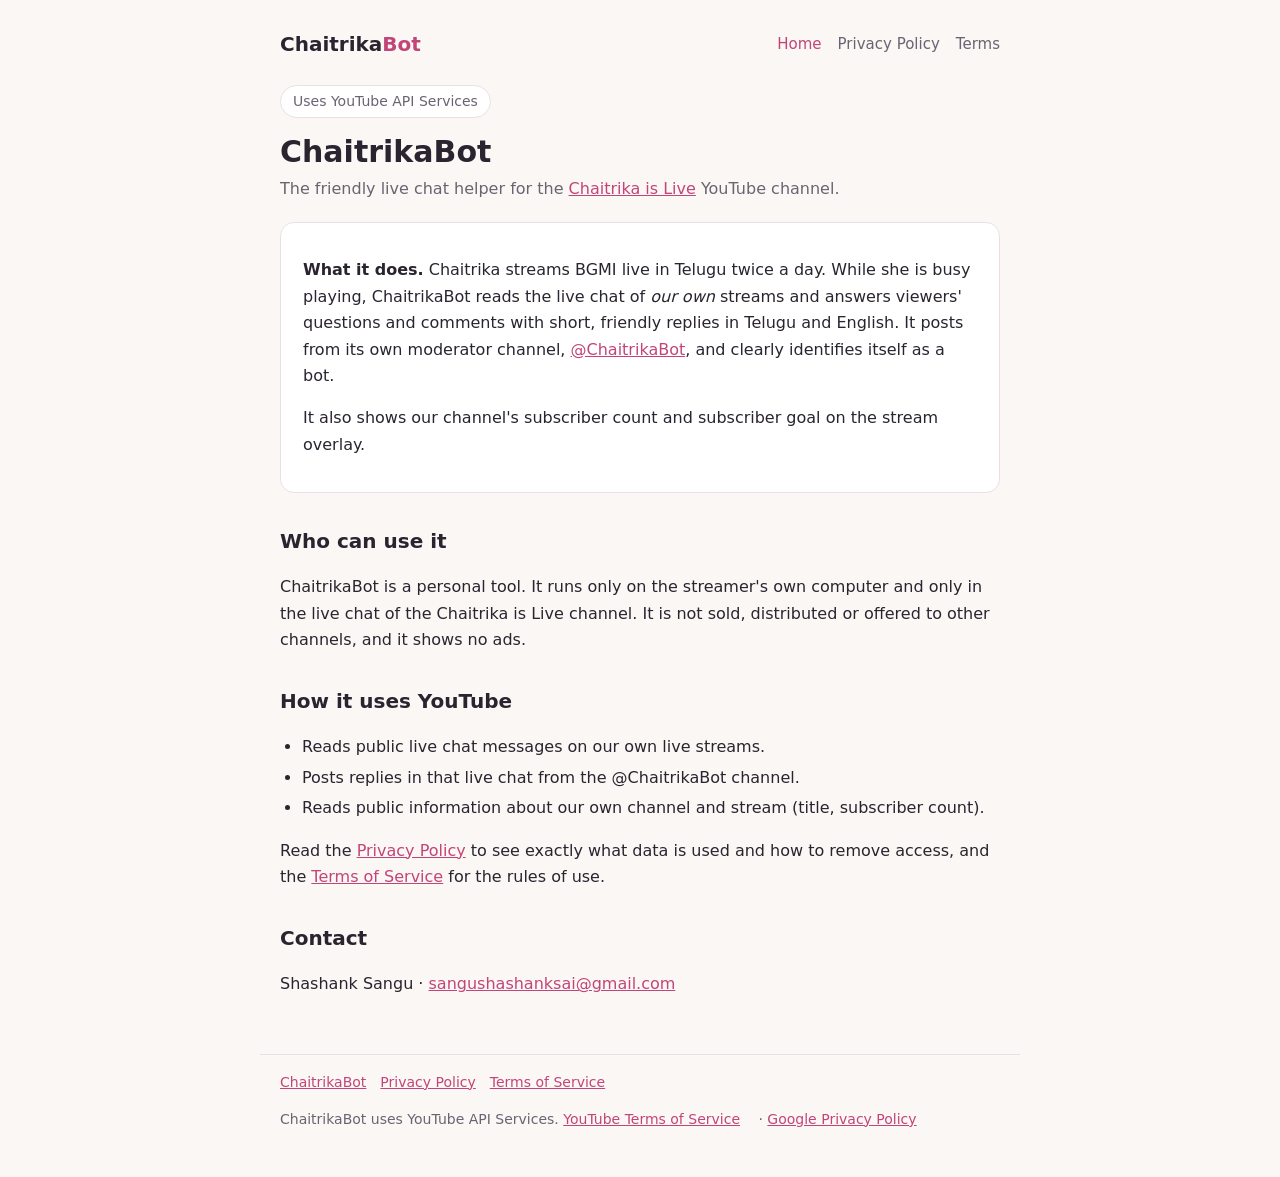
<file: chaitrikaislive/index.html>
<!doctype html>
<html lang="en">
<head>
<meta charset="utf-8">
<meta name="viewport" content="width=device-width,initial-scale=1">
<title>ChaitrikaBot</title>
<meta name="description" content="ChaitrikaBot is the live chat helper for the Chaitrika is Live YouTube channel.">
<link rel="stylesheet" href="/chaitrikaislive/style.css">
</head>
<body>
<header>
  <a class="brand" href="/chaitrikaislive/">Chaitrika<span>Bot</span></a>
  <nav><a href="/chaitrikaislive/" aria-current="page">Home</a><a href="/chaitrikaislive/privacy/">Privacy Policy</a><a href="/chaitrikaislive/terms/">Terms</a></nav>
</header>
<main>
  <span class="yt">Uses YouTube API Services</span>
  <h1>ChaitrikaBot</h1>
  <p class="sub">The friendly live chat helper for the <a href="https://www.youtube.com/@chaitrikaislive">Chaitrika is Live</a> YouTube channel.</p>

  <div class="card">
    <p><strong>What it does.</strong> Chaitrika streams BGMI live in Telugu twice a day. While she is busy playing, ChaitrikaBot reads the live chat of <em>our own</em> streams and answers viewers' questions and comments with short, friendly replies in Telugu and English. It posts from its own moderator channel, <a href="https://www.youtube.com/channel/UCggwRYSfs0u2oa9gpeB3H_w">@ChaitrikaBot</a>, and clearly identifies itself as a bot.</p>
    <p>It also shows our channel's subscriber count and subscriber goal on the stream overlay.</p>
  </div>

  <h2>Who can use it</h2>
  <p>ChaitrikaBot is a personal tool. It runs only on the streamer's own computer and only in the live chat of the Chaitrika is Live channel. It is not sold, distributed or offered to other channels, and it shows no ads.</p>

  <h2>How it uses YouTube</h2>
  <ul>
    <li>Reads public live chat messages on our own live streams.</li>
    <li>Posts replies in that live chat from the @ChaitrikaBot channel.</li>
    <li>Reads public information about our own channel and stream (title, subscriber count).</li>
  </ul>
  <p>Read the <a href="/chaitrikaislive/privacy/">Privacy Policy</a> to see exactly what data is used and how to remove access, and the <a href="/chaitrikaislive/terms/">Terms of Service</a> for the rules of use.</p>

  <h2>Contact</h2>
  <p>Shashank Sangu · <a href="mailto:sangushashanksai@gmail.com">sangushashanksai@gmail.com</a></p>
</main>
<footer>
  <a href="/chaitrikaislive/">ChaitrikaBot</a><a href="/chaitrikaislive/privacy/">Privacy Policy</a><a href="/chaitrikaislive/terms/">Terms of Service</a>
  <p>ChaitrikaBot uses YouTube API Services. <a href="https://www.youtube.com/t/terms">YouTube Terms of Service</a> · <a href="https://policies.google.com/privacy">Google Privacy Policy</a></p>
</footer>
</body></html>
</file>
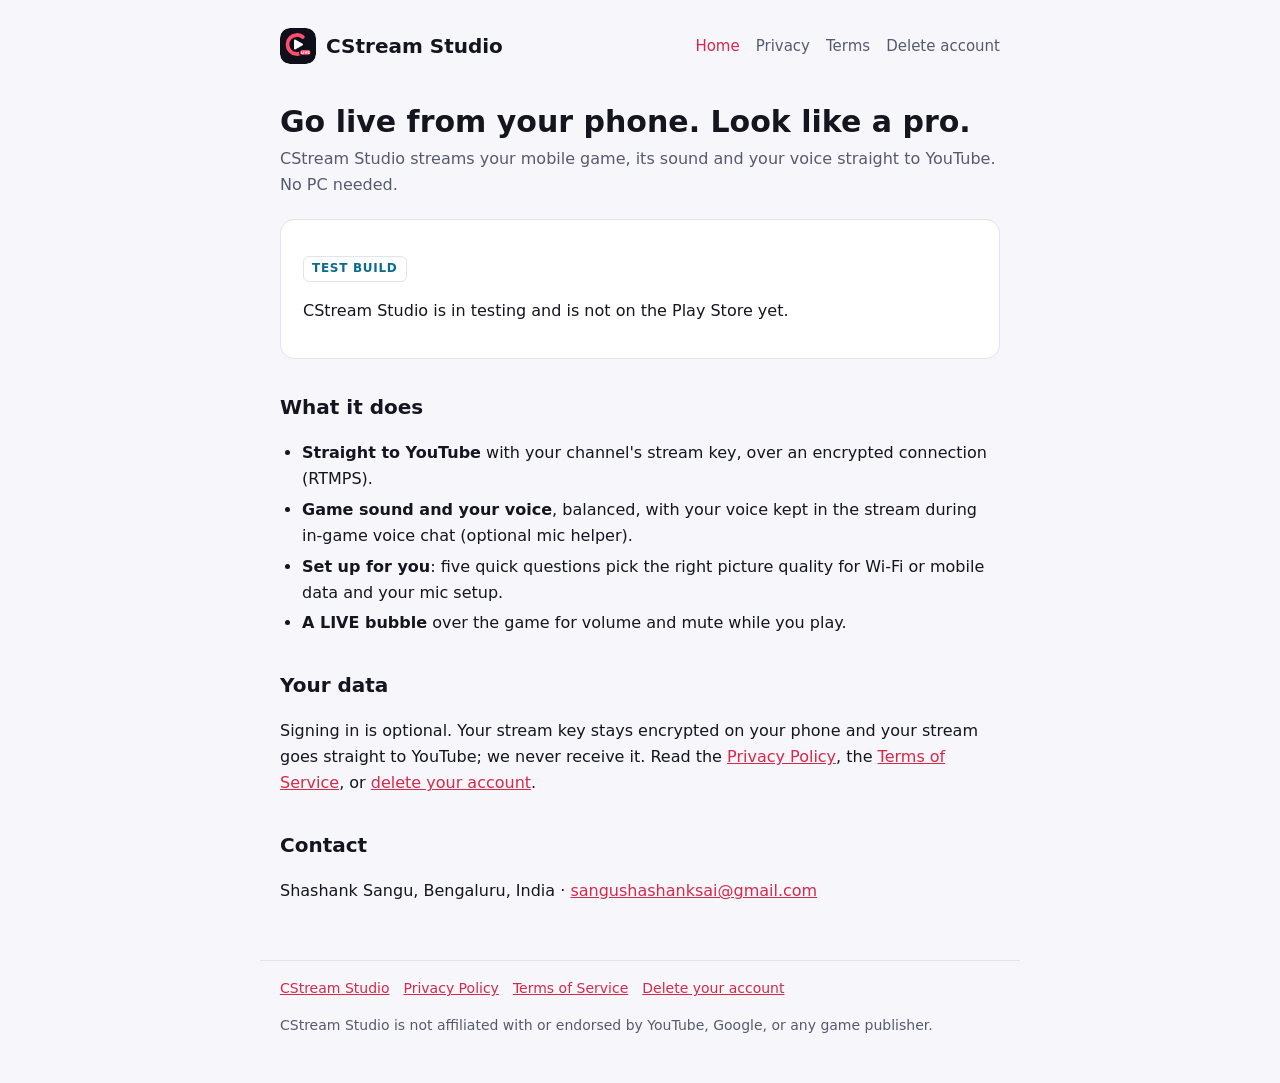
<file: cstream/index.html>
<!doctype html>
<html lang="en">
<head>
<meta charset="utf-8">
<meta name="viewport" content="width=device-width,initial-scale=1">
<title>CStream Studio — go live from your phone</title>
<meta name="description" content="CStream Studio streams your phone game, game sound and voice straight to YouTube.">
<link rel="icon" type="image/svg+xml" href="/cstream/logo.svg">
<link rel="stylesheet" href="/cstream/style.css">
</head>
<body>
<header>
  <a class="brand" href="/cstream/"><img src="/cstream/logo.svg" alt="" width="36" height="36">CStream Studio</a>
  <nav><a href="/cstream/" aria-current="page">Home</a><a href="/cstream/privacy/">Privacy</a><a href="/cstream/terms/">Terms</a><a href="/cstream/delete-account/">Delete account</a></nav>
</header>
<main>
  <h1>Go live from your phone. Look like a pro.</h1>
  <p class="sub">CStream Studio streams your mobile game, its sound and your voice straight to YouTube. No PC needed.</p>
  <div class="card">
    <p><span class="tag">Test build</span></p>
    <p>CStream Studio is in testing and is not on the Play Store yet.</p>
  </div>
  <h2>What it does</h2>
  <ul>
    <li><strong>Straight to YouTube</strong> with your channel's stream key, over an encrypted connection (RTMPS).</li>
    <li><strong>Game sound and your voice</strong>, balanced, with your voice kept in the stream during in-game voice chat (optional mic helper).</li>
    <li><strong>Set up for you</strong>: five quick questions pick the right picture quality for Wi-Fi or mobile data and your mic setup.</li>
    <li><strong>A LIVE bubble</strong> over the game for volume and mute while you play.</li>
  </ul>
  <h2>Your data</h2>
  <p>Signing in is optional. Your stream key stays encrypted on your phone and your stream goes straight to YouTube; we never receive it. Read the <a href="/cstream/privacy/">Privacy Policy</a>, the <a href="/cstream/terms/">Terms of Service</a>, or <a href="/cstream/delete-account/">delete your account</a>.</p>
  <h2>Contact</h2>
  <p>Shashank Sangu, Bengaluru, India · <a href="mailto:sangushashanksai@gmail.com">sangushashanksai@gmail.com</a></p>
</main>
<footer>
  <a href="/cstream/">CStream Studio</a><a href="/cstream/privacy/">Privacy Policy</a><a href="/cstream/terms/">Terms of Service</a><a href="/cstream/delete-account/">Delete your account</a>
  <p>CStream Studio is not affiliated with or endorsed by YouTube, Google, or any game publisher.</p>
</footer>
</body></html>
</file>
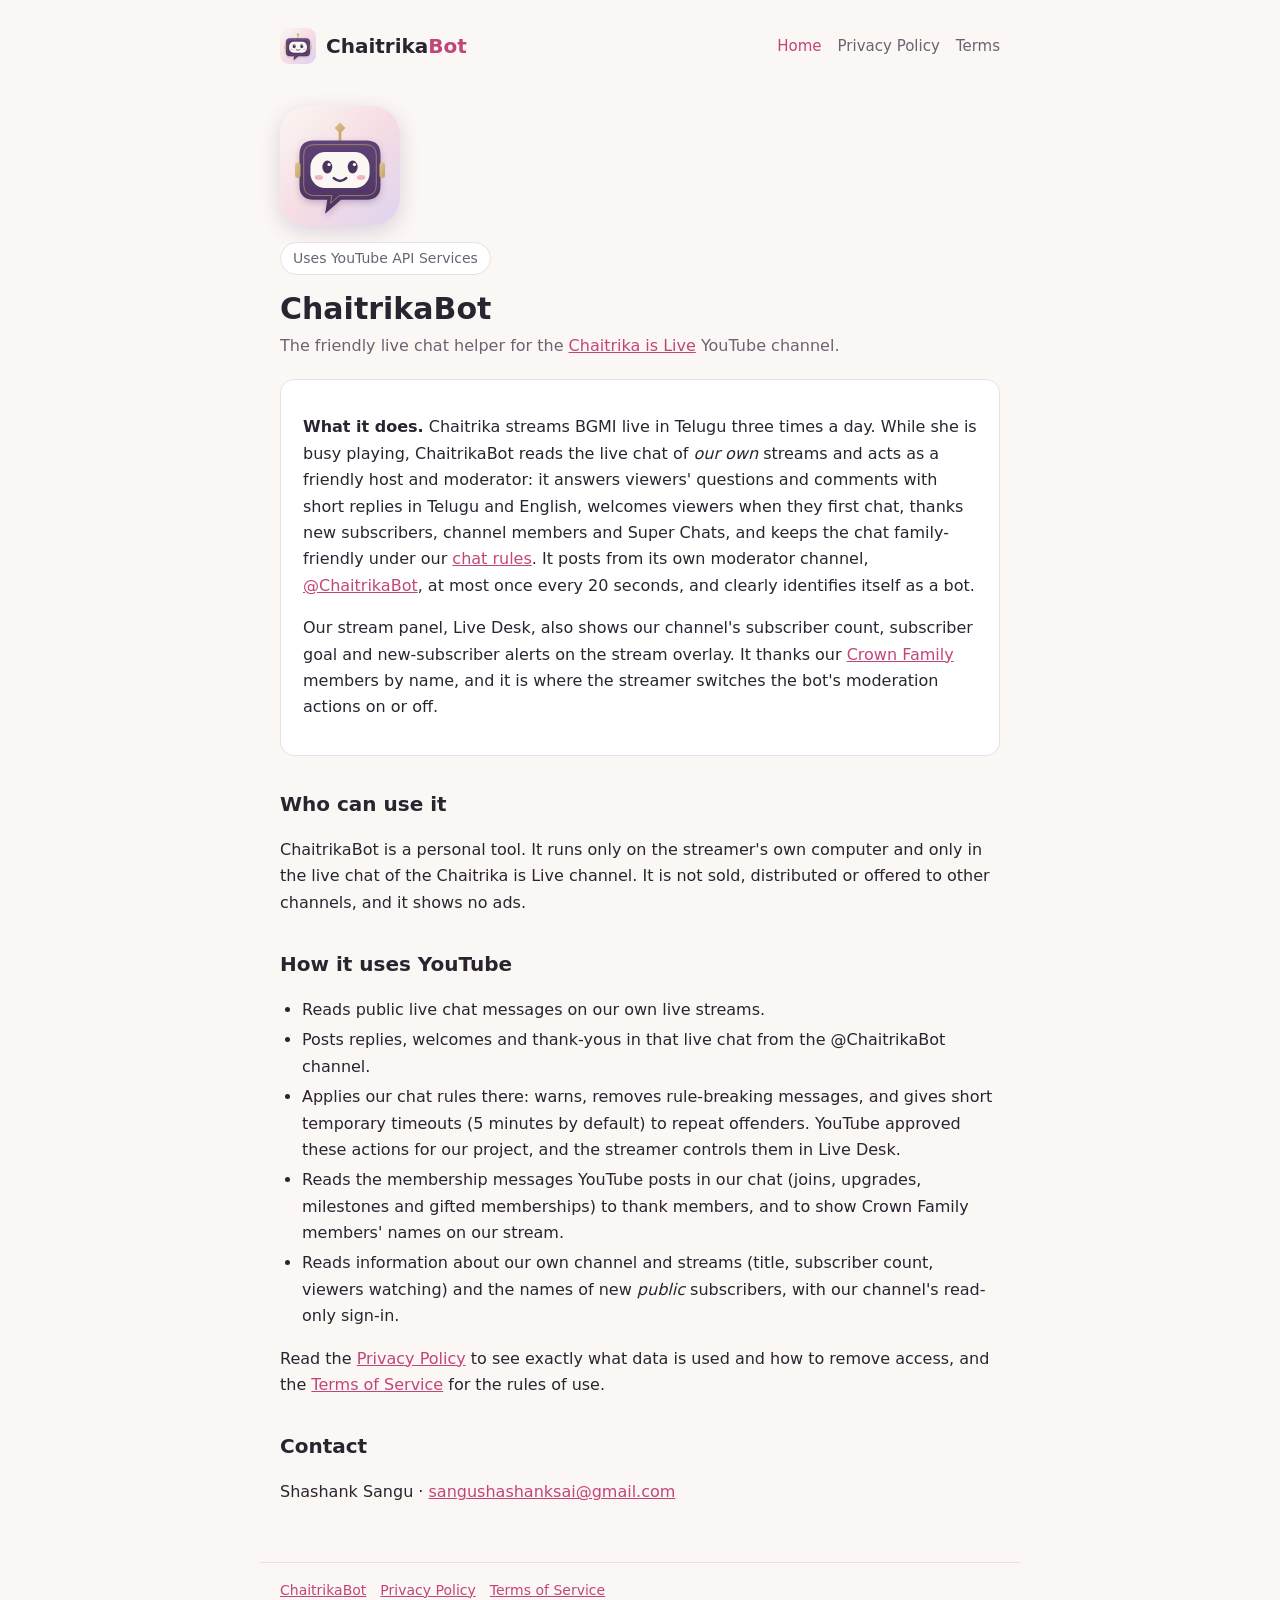
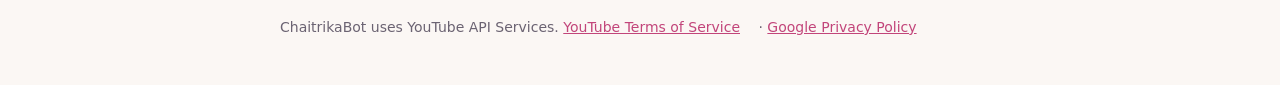
<file: chaitrikaislive/chaitrikabot/index.html>
<!doctype html>
<html lang="en">
<head>
<meta charset="utf-8">
<meta name="viewport" content="width=device-width,initial-scale=1">
<title>ChaitrikaBot</title>
<meta name="description" content="ChaitrikaBot is the live chat helper for the Chaitrika is Live YouTube channel.">
<link rel="icon" type="image/png" href="/chaitrikaislive/chaitrikabot/chaitrikabot_logo_120.png">
<link rel="apple-touch-icon" href="/chaitrikaislive/chaitrikabot/chaitrikabot_logo_120.png">
<meta property="og:image" content="https://www.shashanksangu.com/chaitrikaislive/chaitrikabot/chaitrikabot_logo_800.png">
<link rel="stylesheet" href="/chaitrikaislive/chaitrikabot/style.css">
</head>
<body>
<header>
  <a class="brand" href="/chaitrikaislive/chaitrikabot/"><img src="/chaitrikaislive/chaitrikabot/chaitrikabot_logo.svg" alt="" width="36" height="36">Chaitrika<span>Bot</span></a>
  <nav><a href="/chaitrikaislive/chaitrikabot/" aria-current="page">Home</a><a href="/chaitrikaislive/chaitrikabot/privacy/">Privacy Policy</a><a href="/chaitrikaislive/chaitrikabot/terms/">Terms</a></nav>
</header>
<main>
  <img class="hero-logo" src="/chaitrikaislive/chaitrikabot/chaitrikabot_logo.svg" alt="ChaitrikaBot logo" width="120" height="120">
  <span class="yt">Uses YouTube API Services</span>
  <h1>ChaitrikaBot</h1>
  <p class="sub">The friendly live chat helper for the <a href="https://www.youtube.com/@chaitrikaislive">Chaitrika is Live</a> YouTube channel.</p>

  <div class="card">
    <p><strong>What it does.</strong> Chaitrika streams BGMI live in Telugu three times a day. While she is busy playing, ChaitrikaBot reads the live chat of <em>our own</em> streams and acts as a friendly host and moderator: it answers viewers' questions and comments with short replies in Telugu and English, welcomes viewers when they first chat, thanks new subscribers, channel members and Super Chats, and keeps the chat family-friendly under our <a href="/chaitrikaislive/chaitrikabot/terms/#chat-rules">chat rules</a>. It posts from its own moderator channel, <a href="https://www.youtube.com/channel/UCggwRYSfs0u2oa9gpeB3H_w">@ChaitrikaBot</a>, at most once every 20 seconds, and clearly identifies itself as a bot.</p>
    <p>Our stream panel, Live Desk, also shows our channel's subscriber count, subscriber goal and new-subscriber alerts on the stream overlay. It thanks our <a href="/chaitrikaislive/chaitrikabot/terms/#memberships">Crown Family</a> members by name, and it is where the streamer switches the bot's moderation actions on or off.</p>
  </div>

  <h2>Who can use it</h2>
  <p>ChaitrikaBot is a personal tool. It runs only on the streamer's own computer and only in the live chat of the Chaitrika is Live channel. It is not sold, distributed or offered to other channels, and it shows no ads.</p>

  <h2>How it uses YouTube</h2>
  <ul>
    <li>Reads public live chat messages on our own live streams.</li>
    <li>Posts replies, welcomes and thank-yous in that live chat from the @ChaitrikaBot channel.</li>
    <li>Applies our chat rules there: warns, removes rule-breaking messages, and gives short temporary timeouts (5 minutes by default) to repeat offenders. YouTube approved these actions for our project, and the streamer controls them in Live Desk.</li>
    <li>Reads the membership messages YouTube posts in our chat (joins, upgrades, milestones and gifted memberships) to thank members, and to show Crown Family members' names on our stream.</li>
    <li>Reads information about our own channel and streams (title, subscriber count, viewers watching) and the names of new <em>public</em> subscribers, with our channel's read-only sign-in.</li>
  </ul>
  <p>Read the <a href="/chaitrikaislive/chaitrikabot/privacy/">Privacy Policy</a> to see exactly what data is used and how to remove access, and the <a href="/chaitrikaislive/chaitrikabot/terms/">Terms of Service</a> for the rules of use.</p>

  <h2>Contact</h2>
  <p>Shashank Sangu · <a href="mailto:sangushashanksai@gmail.com">sangushashanksai@gmail.com</a></p>
</main>
<footer>
  <a href="/chaitrikaislive/chaitrikabot/">ChaitrikaBot</a><a href="/chaitrikaislive/chaitrikabot/privacy/">Privacy Policy</a><a href="/chaitrikaislive/chaitrikabot/terms/">Terms of Service</a>
  <p>ChaitrikaBot uses YouTube API Services. <a href="https://www.youtube.com/t/terms">YouTube Terms of Service</a> · <a href="https://policies.google.com/privacy">Google Privacy Policy</a></p>
</footer>
</body></html>
</file>
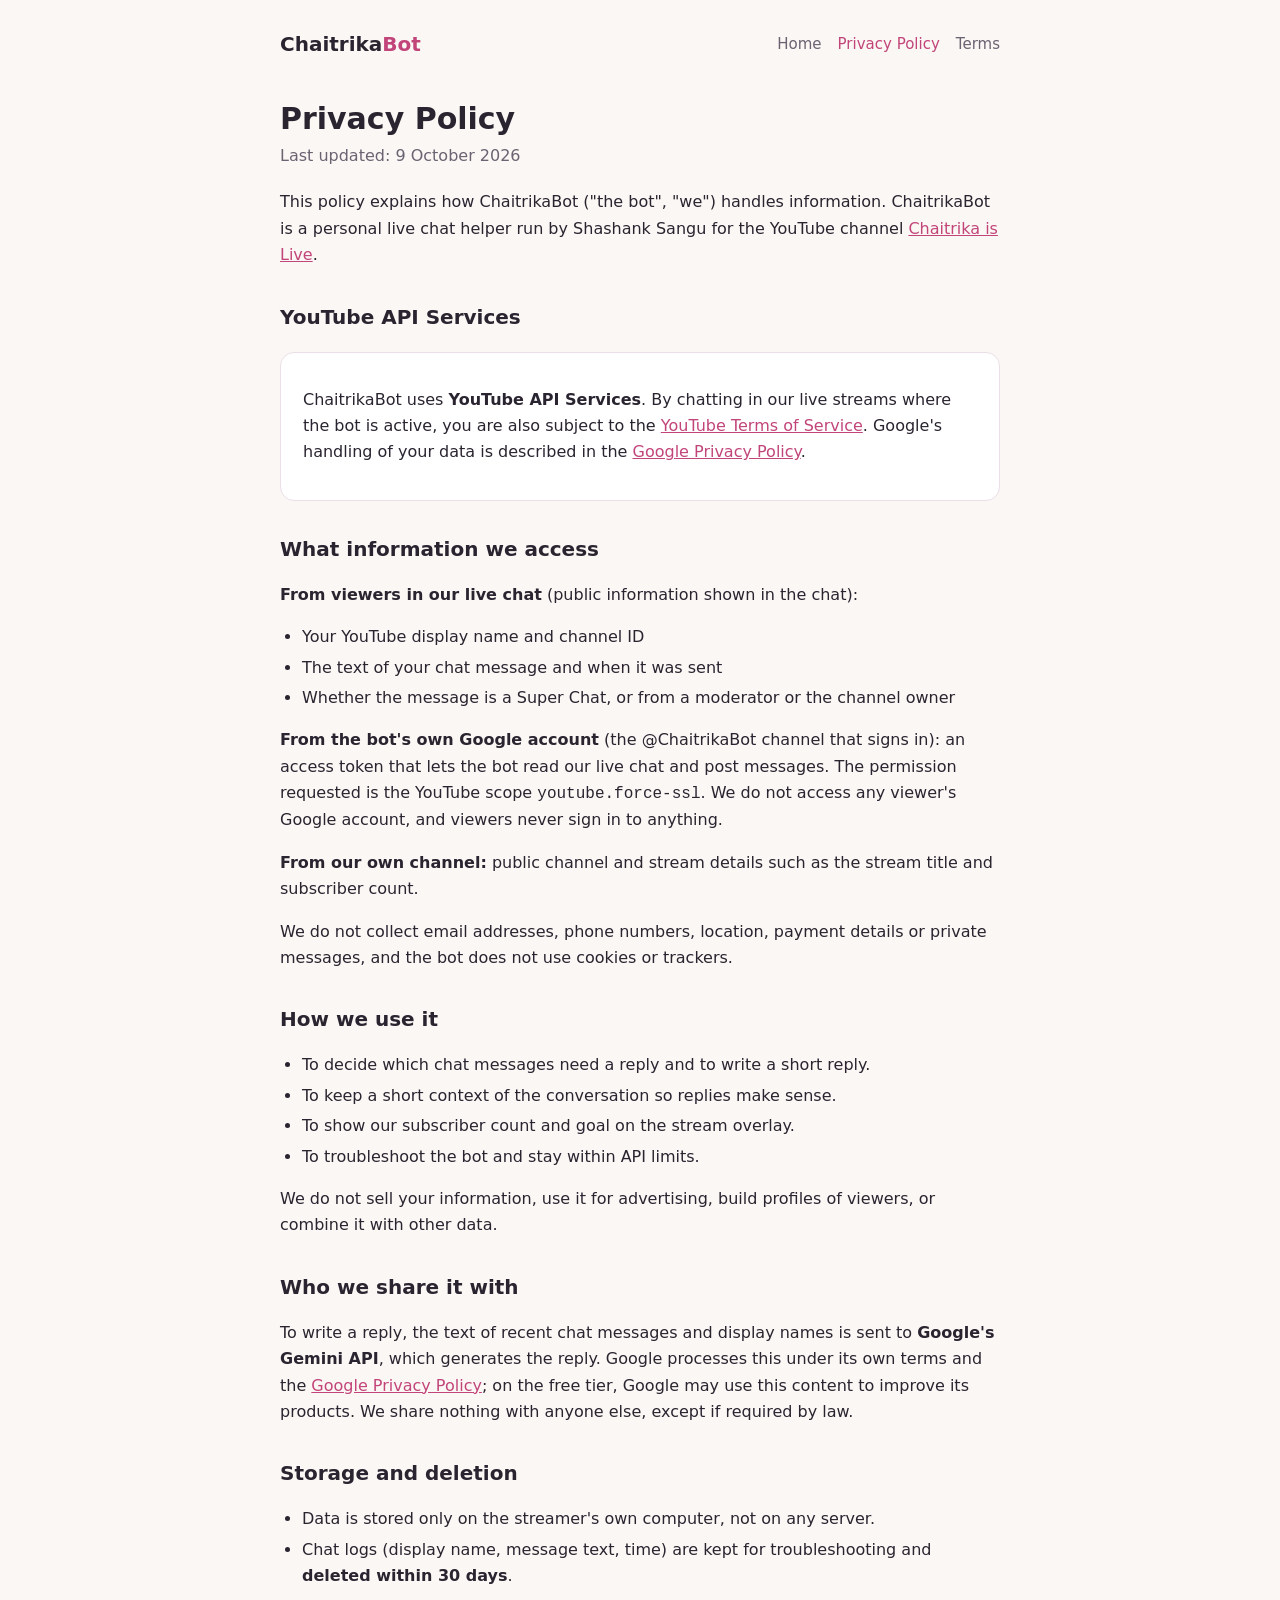
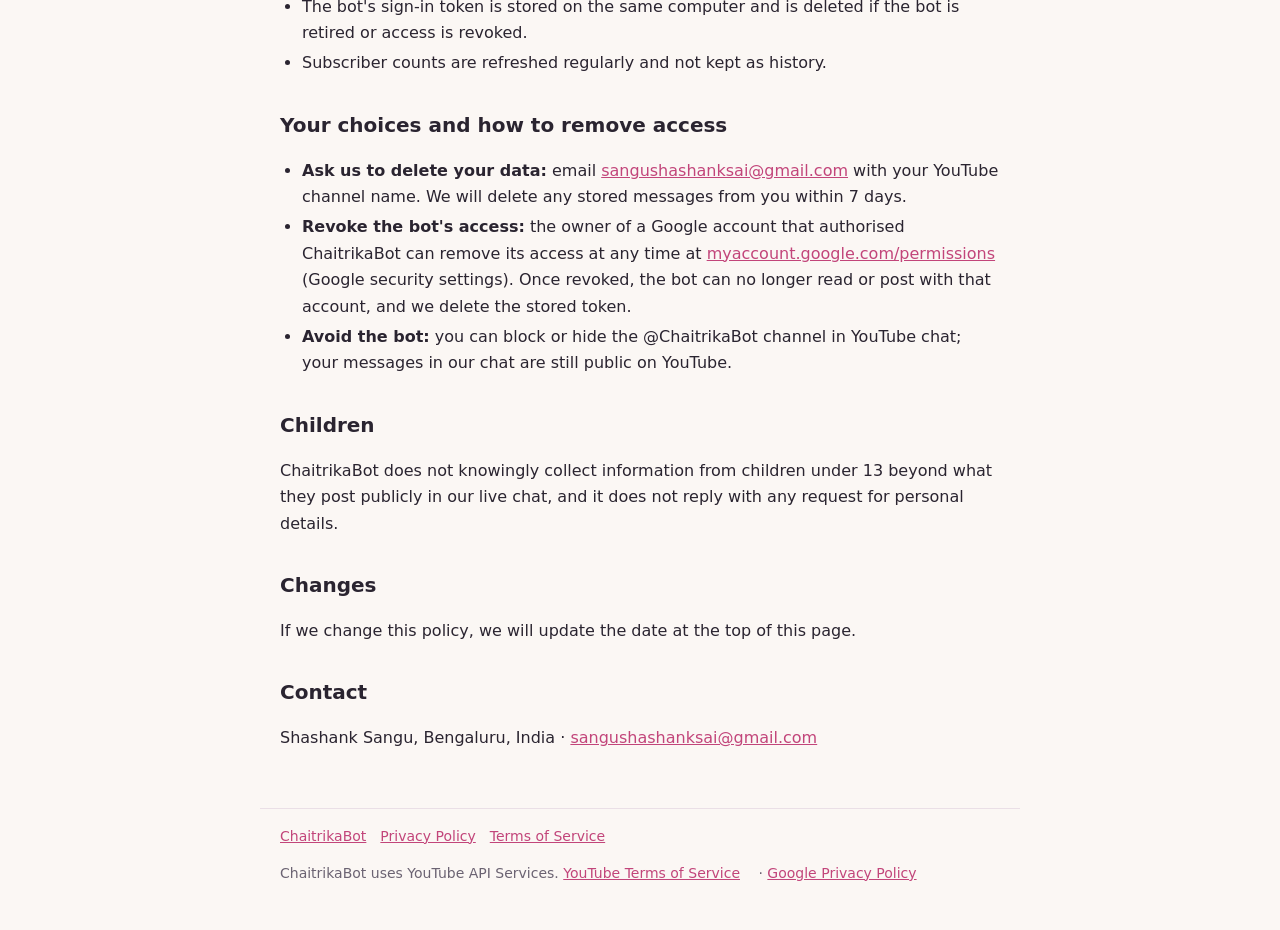
<file: chaitrikaislive/privacy/index.html>
<!doctype html>
<html lang="en">
<head>
<meta charset="utf-8">
<meta name="viewport" content="width=device-width,initial-scale=1">
<title>ChaitrikaBot Privacy Policy</title>
<meta name="description" content="How ChaitrikaBot collects, uses, stores and deletes data, including data from YouTube API Services.">
<link rel="stylesheet" href="/chaitrikaislive/style.css">
</head>
<body>
<header>
  <a class="brand" href="/chaitrikaislive/">Chaitrika<span>Bot</span></a>
  <nav><a href="/chaitrikaislive/">Home</a><a href="/chaitrikaislive/privacy/" aria-current="page">Privacy Policy</a><a href="/chaitrikaislive/terms/">Terms</a></nav>
</header>
<main>
  <h1>Privacy Policy</h1>
  <p class="sub">Last updated: 9 October 2026</p>

  <p>This policy explains how ChaitrikaBot ("the bot", "we") handles information. ChaitrikaBot is a personal live chat helper run by Shashank Sangu for the YouTube channel <a href="https://www.youtube.com/@chaitrikaislive">Chaitrika is Live</a>.</p>

  <h2>YouTube API Services</h2>
  <div class="card">
    <p>ChaitrikaBot uses <strong>YouTube API Services</strong>. By chatting in our live streams where the bot is active, you are also subject to the <a href="https://www.youtube.com/t/terms">YouTube Terms of Service</a>. Google's handling of your data is described in the <a href="https://policies.google.com/privacy">Google Privacy Policy</a>.</p>
  </div>

  <h2>What information we access</h2>
  <p><strong>From viewers in our live chat</strong> (public information shown in the chat):</p>
  <ul>
    <li>Your YouTube display name and channel ID</li>
    <li>The text of your chat message and when it was sent</li>
    <li>Whether the message is a Super Chat, or from a moderator or the channel owner</li>
  </ul>
  <p><strong>From the bot's own Google account</strong> (the @ChaitrikaBot channel that signs in): an access token that lets the bot read our live chat and post messages. The permission requested is the YouTube scope <code>youtube.force-ssl</code>. We do not access any viewer's Google account, and viewers never sign in to anything.</p>
  <p><strong>From our own channel:</strong> public channel and stream details such as the stream title and subscriber count.</p>
  <p>We do not collect email addresses, phone numbers, location, payment details or private messages, and the bot does not use cookies or trackers.</p>

  <h2>How we use it</h2>
  <ul>
    <li>To decide which chat messages need a reply and to write a short reply.</li>
    <li>To keep a short context of the conversation so replies make sense.</li>
    <li>To show our subscriber count and goal on the stream overlay.</li>
    <li>To troubleshoot the bot and stay within API limits.</li>
  </ul>
  <p>We do not sell your information, use it for advertising, build profiles of viewers, or combine it with other data.</p>

  <h2>Who we share it with</h2>
  <p>To write a reply, the text of recent chat messages and display names is sent to <strong>Google's Gemini API</strong>, which generates the reply. Google processes this under its own terms and the <a href="https://policies.google.com/privacy">Google Privacy Policy</a>; on the free tier, Google may use this content to improve its products. We share nothing with anyone else, except if required by law.</p>

  <h2>Storage and deletion</h2>
  <ul>
    <li>Data is stored only on the streamer's own computer, not on any server.</li>
    <li>Chat logs (display name, message text, time) are kept for troubleshooting and <strong>deleted within 30 days</strong>.</li>
    <li>The bot's sign-in token is stored on the same computer and is deleted if the bot is retired or access is revoked.</li>
    <li>Subscriber counts are refreshed regularly and not kept as history.</li>
  </ul>

  <h2>Your choices and how to remove access</h2>
  <ul>
    <li><strong>Ask us to delete your data:</strong> email <a href="mailto:sangushashanksai@gmail.com">sangushashanksai@gmail.com</a> with your YouTube channel name. We will delete any stored messages from you within 7 days.</li>
    <li><strong>Revoke the bot's access:</strong> the owner of a Google account that authorised ChaitrikaBot can remove its access at any time at <a href="https://myaccount.google.com/permissions">myaccount.google.com/permissions</a> (Google security settings). Once revoked, the bot can no longer read or post with that account, and we delete the stored token.</li>
    <li><strong>Avoid the bot:</strong> you can block or hide the @ChaitrikaBot channel in YouTube chat; your messages in our chat are still public on YouTube.</li>
  </ul>

  <h2>Children</h2>
  <p>ChaitrikaBot does not knowingly collect information from children under 13 beyond what they post publicly in our live chat, and it does not reply with any request for personal details.</p>

  <h2>Changes</h2>
  <p>If we change this policy, we will update the date at the top of this page.</p>

  <h2>Contact</h2>
  <p>Shashank Sangu, Bengaluru, India · <a href="mailto:sangushashanksai@gmail.com">sangushashanksai@gmail.com</a></p>
</main>
<footer>
  <a href="/chaitrikaislive/">ChaitrikaBot</a><a href="/chaitrikaislive/privacy/">Privacy Policy</a><a href="/chaitrikaislive/terms/">Terms of Service</a>
  <p>ChaitrikaBot uses YouTube API Services. <a href="https://www.youtube.com/t/terms">YouTube Terms of Service</a> · <a href="https://policies.google.com/privacy">Google Privacy Policy</a></p>
</footer>
</body></html>
</file>
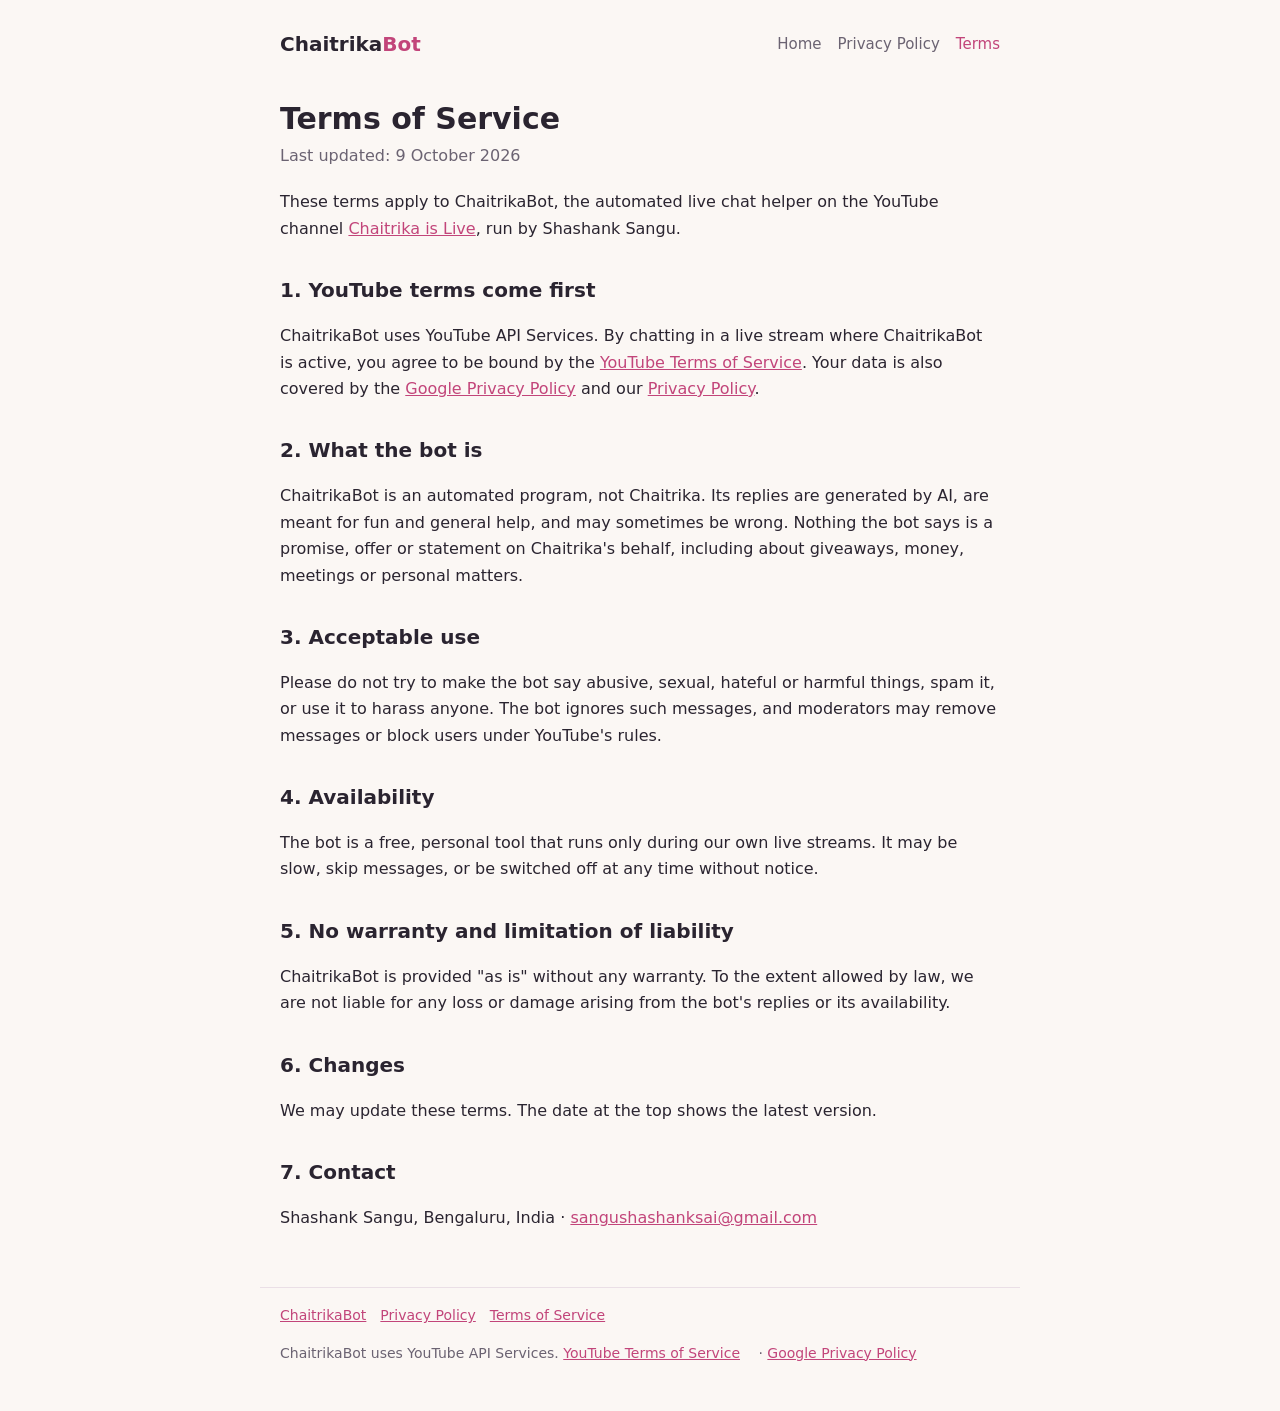
<file: chaitrikaislive/terms/index.html>
<!doctype html>
<html lang="en">
<head>
<meta charset="utf-8">
<meta name="viewport" content="width=device-width,initial-scale=1">
<title>ChaitrikaBot Terms of Service</title>
<meta name="description" content="Terms of Service for ChaitrikaBot, the live chat helper for the Chaitrika is Live YouTube channel.">
<link rel="stylesheet" href="/chaitrikaislive/style.css">
</head>
<body>
<header>
  <a class="brand" href="/chaitrikaislive/">Chaitrika<span>Bot</span></a>
  <nav><a href="/chaitrikaislive/">Home</a><a href="/chaitrikaislive/privacy/">Privacy Policy</a><a href="/chaitrikaislive/terms/" aria-current="page">Terms</a></nav>
</header>
<main>
  <h1>Terms of Service</h1>
  <p class="sub">Last updated: 9 October 2026</p>

  <p>These terms apply to ChaitrikaBot, the automated live chat helper on the YouTube channel <a href="https://www.youtube.com/@chaitrikaislive">Chaitrika is Live</a>, run by Shashank Sangu.</p>

  <h2>1. YouTube terms come first</h2>
  <p>ChaitrikaBot uses YouTube API Services. By chatting in a live stream where ChaitrikaBot is active, you agree to be bound by the <a href="https://www.youtube.com/t/terms">YouTube Terms of Service</a>. Your data is also covered by the <a href="https://policies.google.com/privacy">Google Privacy Policy</a> and our <a href="/chaitrikaislive/privacy/">Privacy Policy</a>.</p>

  <h2>2. What the bot is</h2>
  <p>ChaitrikaBot is an automated program, not Chaitrika. Its replies are generated by AI, are meant for fun and general help, and may sometimes be wrong. Nothing the bot says is a promise, offer or statement on Chaitrika's behalf, including about giveaways, money, meetings or personal matters.</p>

  <h2>3. Acceptable use</h2>
  <p>Please do not try to make the bot say abusive, sexual, hateful or harmful things, spam it, or use it to harass anyone. The bot ignores such messages, and moderators may remove messages or block users under YouTube's rules.</p>

  <h2>4. Availability</h2>
  <p>The bot is a free, personal tool that runs only during our own live streams. It may be slow, skip messages, or be switched off at any time without notice.</p>

  <h2>5. No warranty and limitation of liability</h2>
  <p>ChaitrikaBot is provided "as is" without any warranty. To the extent allowed by law, we are not liable for any loss or damage arising from the bot's replies or its availability.</p>

  <h2>6. Changes</h2>
  <p>We may update these terms. The date at the top shows the latest version.</p>

  <h2>7. Contact</h2>
  <p>Shashank Sangu, Bengaluru, India · <a href="mailto:sangushashanksai@gmail.com">sangushashanksai@gmail.com</a></p>
</main>
<footer>
  <a href="/chaitrikaislive/">ChaitrikaBot</a><a href="/chaitrikaislive/privacy/">Privacy Policy</a><a href="/chaitrikaislive/terms/">Terms of Service</a>
  <p>ChaitrikaBot uses YouTube API Services. <a href="https://www.youtube.com/t/terms">YouTube Terms of Service</a> · <a href="https://policies.google.com/privacy">Google Privacy Policy</a></p>
</footer>
</body></html>
</file>
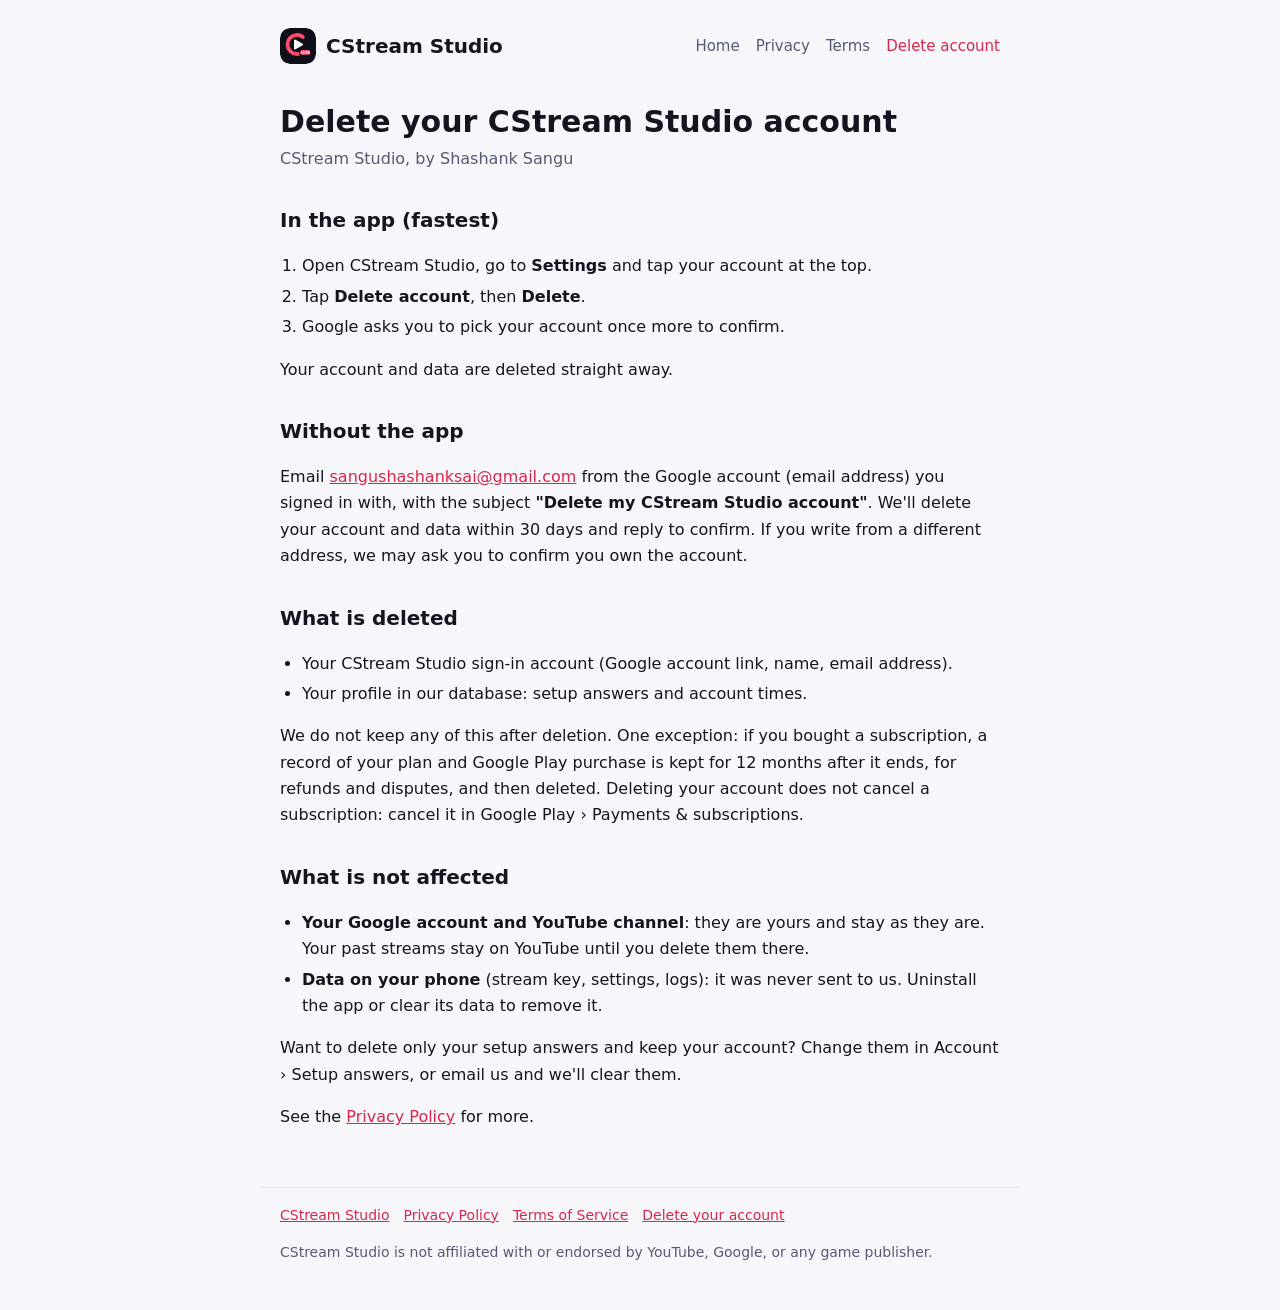
<file: cstream/delete-account/index.html>
<!doctype html>
<html lang="en">
<head>
<meta charset="utf-8">
<meta name="viewport" content="width=device-width,initial-scale=1">
<title>Delete your CStream Studio account</title>
<meta name="description" content="How to delete your CStream Studio account and its data, from the app or without it.">
<link rel="icon" type="image/svg+xml" href="/cstream/logo.svg">
<link rel="stylesheet" href="/cstream/style.css">
</head>
<body>
<header>
  <a class="brand" href="/cstream/"><img src="/cstream/logo.svg" alt="" width="36" height="36">CStream Studio</a>
  <nav><a href="/cstream/">Home</a><a href="/cstream/privacy/">Privacy</a><a href="/cstream/terms/">Terms</a><a href="/cstream/delete-account/" aria-current="page">Delete account</a></nav>
</header>
<main>
  <h1>Delete your CStream Studio account</h1>
  <p class="sub">CStream Studio, by Shashank Sangu</p>

  <h2>In the app (fastest)</h2>
  <ol>
    <li>Open CStream Studio, go to <strong>Settings</strong> and tap your account at the top.</li>
    <li>Tap <strong>Delete account</strong>, then <strong>Delete</strong>.</li>
    <li>Google asks you to pick your account once more to confirm.</li>
  </ol>
  <p>Your account and data are deleted straight away.</p>

  <h2>Without the app</h2>
  <p>Email <a href="mailto:sangushashanksai@gmail.com?subject=Delete%20my%20CStream%20Studio%20account">sangushashanksai@gmail.com</a> from the Google account (email address) you signed in with, with the subject <strong>"Delete my CStream Studio account"</strong>. We'll delete your account and data within 30 days and reply to confirm. If you write from a different address, we may ask you to confirm you own the account.</p>

  <h2>What is deleted</h2>
  <ul>
    <li>Your CStream Studio sign-in account (Google account link, name, email address).</li>
    <li>Your profile in our database: setup answers and account times.</li>
  </ul>
  <p>We do not keep any of this after deletion. One exception: if you bought a subscription, a record of your plan and Google Play purchase is kept for 12 months after it ends, for refunds and disputes, and then deleted. Deleting your account does not cancel a subscription: cancel it in Google Play › Payments &amp; subscriptions.</p>

  <h2>What is not affected</h2>
  <ul>
    <li><strong>Your Google account and YouTube channel</strong>: they are yours and stay as they are. Your past streams stay on YouTube until you delete them there.</li>
    <li><strong>Data on your phone</strong> (stream key, settings, logs): it was never sent to us. Uninstall the app or clear its data to remove it.</li>
  </ul>
  <p>Want to delete only your setup answers and keep your account? Change them in Account › Setup answers, or email us and we'll clear them.</p>
  <p>See the <a href="/cstream/privacy/">Privacy Policy</a> for more.</p>
</main>
<footer>
  <a href="/cstream/">CStream Studio</a><a href="/cstream/privacy/">Privacy Policy</a><a href="/cstream/terms/">Terms of Service</a><a href="/cstream/delete-account/">Delete your account</a>
  <p>CStream Studio is not affiliated with or endorsed by YouTube, Google, or any game publisher.</p>
</footer>
</body></html>
</file>
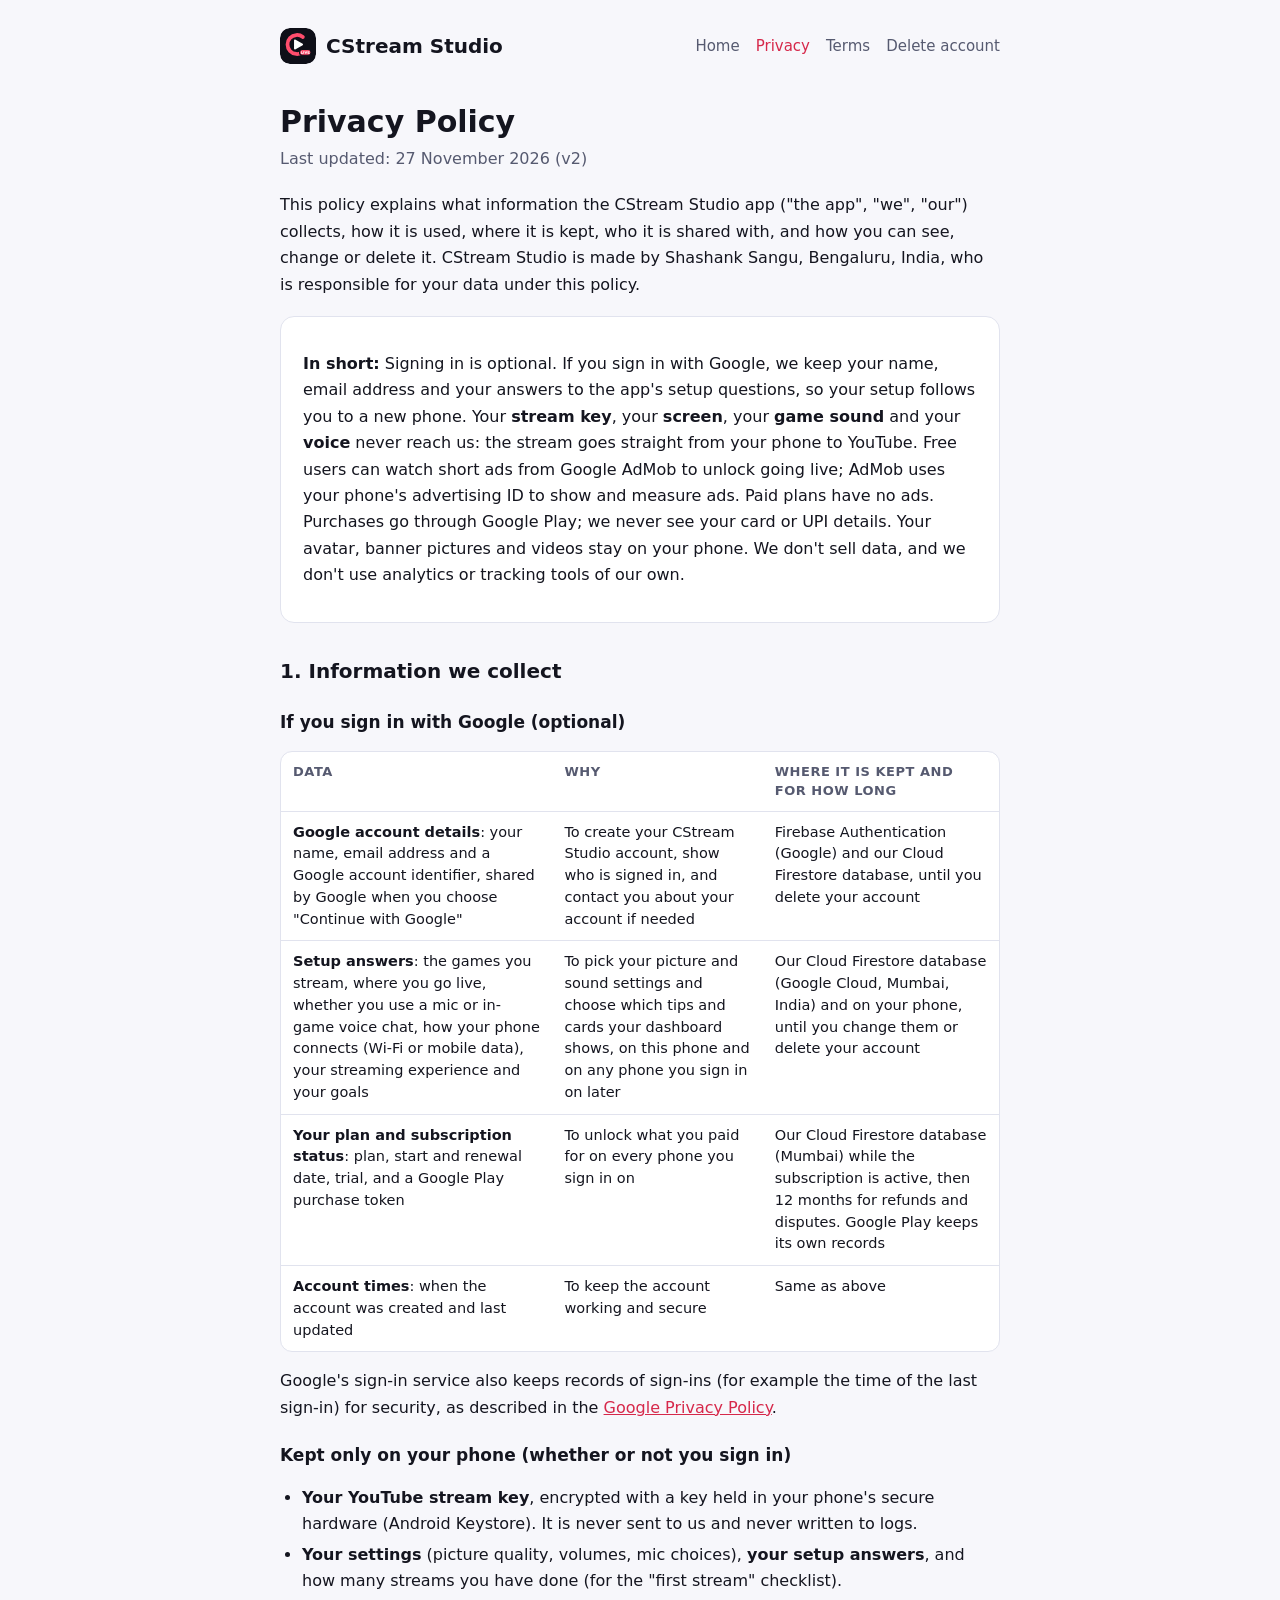
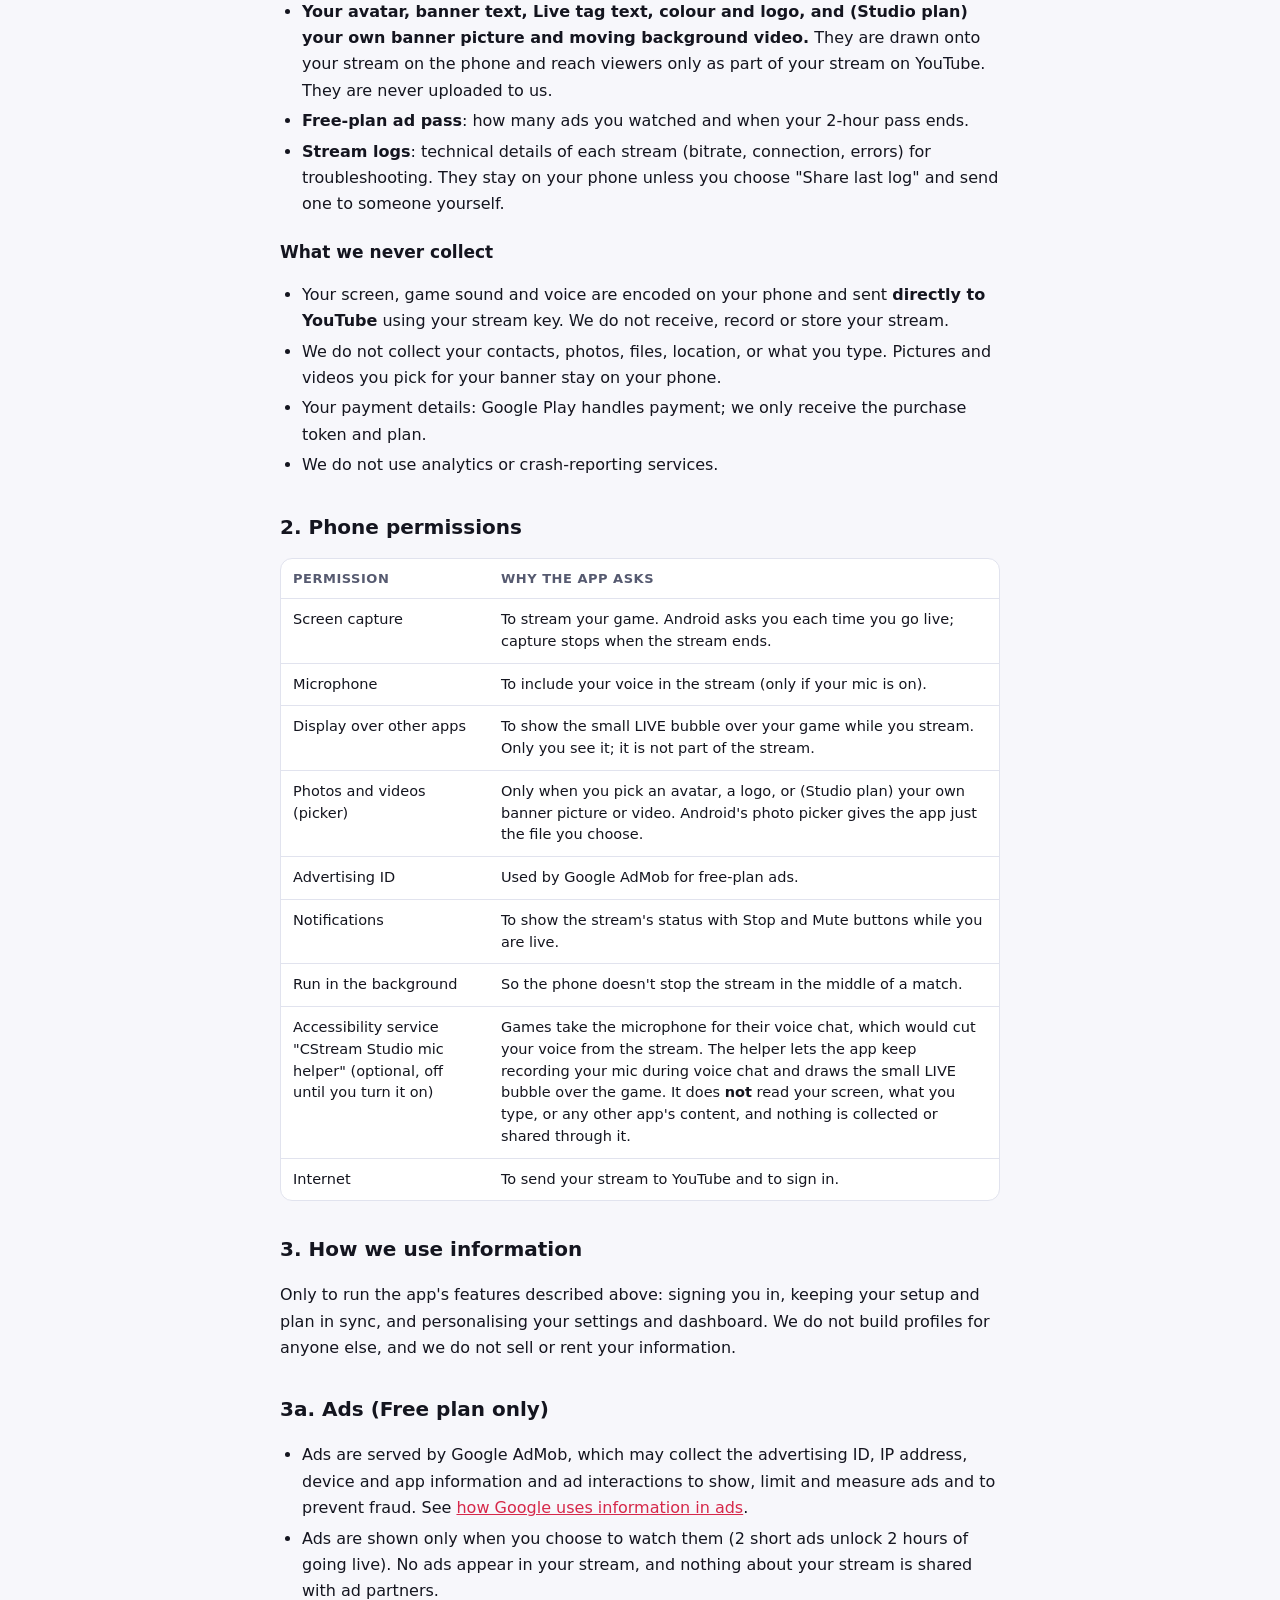
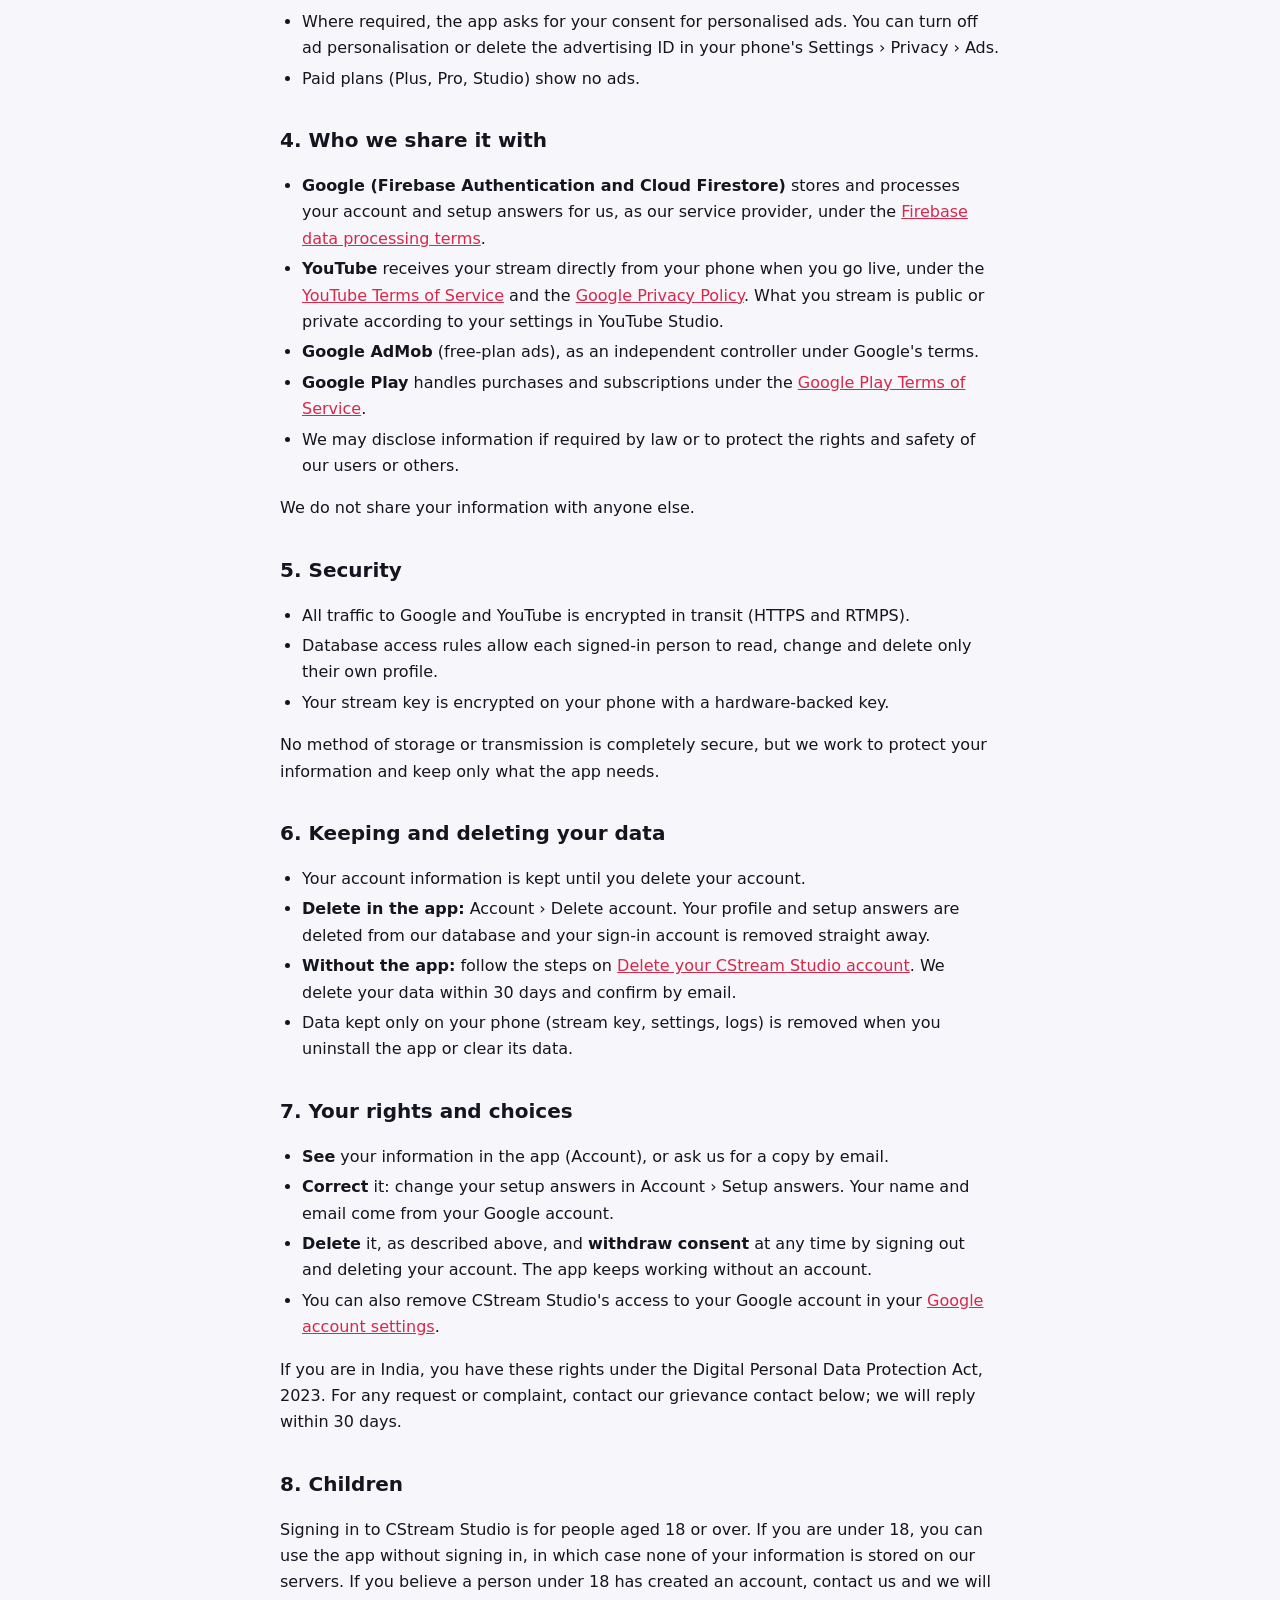
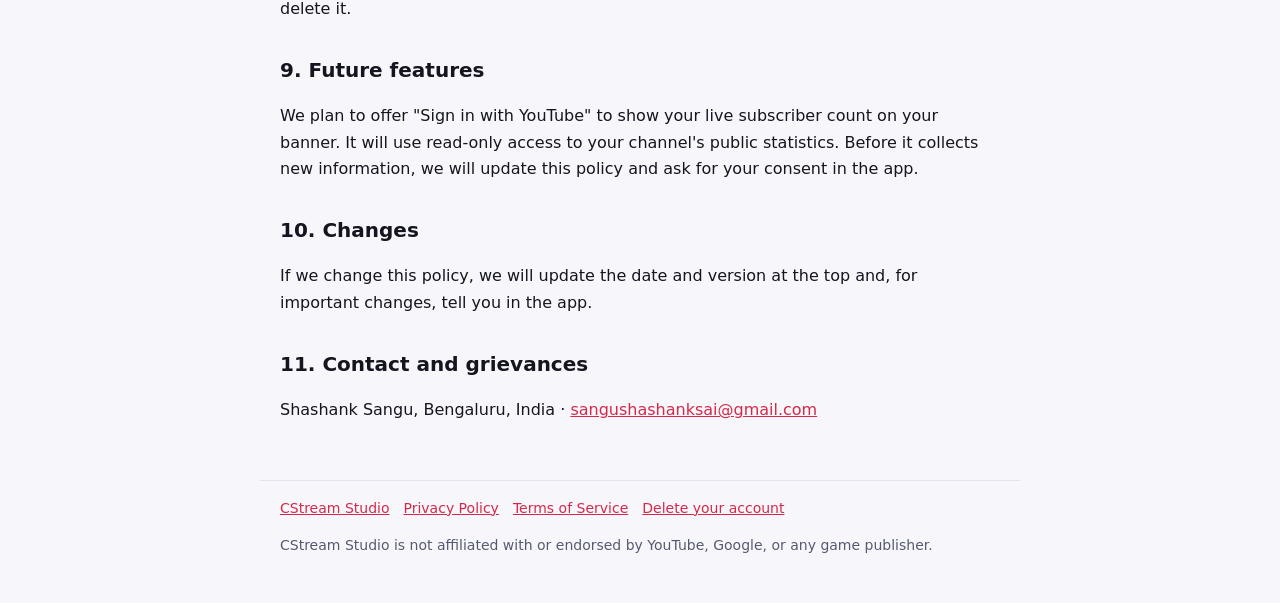
<file: cstream/privacy/index.html>
<!doctype html>
<html lang="en">
<head>
<meta charset="utf-8">
<meta name="viewport" content="width=device-width,initial-scale=1">
<title>CStream Studio Privacy Policy</title>
<meta name="description" content="What CStream Studio collects, why, where it is kept, who it is shared with, and how to delete it.">
<link rel="icon" type="image/svg+xml" href="/cstream/logo.svg">
<link rel="stylesheet" href="/cstream/style.css">
</head>
<body>
<header>
  <a class="brand" href="/cstream/"><img src="/cstream/logo.svg" alt="" width="36" height="36">CStream Studio</a>
  <nav><a href="/cstream/">Home</a><a href="/cstream/privacy/" aria-current="page">Privacy</a><a href="/cstream/terms/">Terms</a><a href="/cstream/delete-account/">Delete account</a></nav>
</header>
<main>
  <h1>Privacy Policy</h1>
  <p class="sub">Last updated: 27 November 2026 (v2)</p>

  <p>This policy explains what information the CStream Studio app ("the app", "we", "our") collects, how it is used, where it is kept, who it is shared with, and how you can see, change or delete it. CStream Studio is made by Shashank Sangu, Bengaluru, India, who is responsible for your data under this policy.</p>

  <div class="card">
    <p><strong>In short:</strong> Signing in is optional. If you sign in with Google, we keep your name, email address and your answers to the app's setup questions, so your setup follows you to a new phone. Your <strong>stream key</strong>, your <strong>screen</strong>, your <strong>game sound</strong> and your <strong>voice</strong> never reach us: the stream goes straight from your phone to YouTube. Free users can watch short ads from Google AdMob to unlock going live; AdMob uses your phone's advertising ID to show and measure ads. Paid plans have no ads. Purchases go through Google Play; we never see your card or UPI details. Your avatar, banner pictures and videos stay on your phone. We don't sell data, and we don't use analytics or tracking tools of our own.</p>
  </div>

  <h2>1. Information we collect</h2>
  <h3>If you sign in with Google (optional)</h3>
  <div class="tbl"><table>
    <thead><tr><th>Data</th><th>Why</th><th>Where it is kept and for how long</th></tr></thead>
    <tbody>
      <tr><td><strong>Google account details</strong>: your name, email address and a Google account identifier, shared by Google when you choose "Continue with Google"</td><td>To create your CStream Studio account, show who is signed in, and contact you about your account if needed</td><td>Firebase Authentication (Google) and our Cloud Firestore database, until you delete your account</td></tr>
      <tr><td><strong>Setup answers</strong>: the games you stream, where you go live, whether you use a mic or in-game voice chat, how your phone connects (Wi-Fi or mobile data), your streaming experience and your goals</td><td>To pick your picture and sound settings and choose which tips and cards your dashboard shows, on this phone and on any phone you sign in on later</td><td>Our Cloud Firestore database (Google Cloud, Mumbai, India) and on your phone, until you change them or delete your account</td></tr>
      <tr><td><strong>Your plan and subscription status</strong>: plan, start and renewal date, trial, and a Google Play purchase token</td><td>To unlock what you paid for on every phone you sign in on</td><td>Our Cloud Firestore database (Mumbai) while the subscription is active, then 12 months for refunds and disputes. Google Play keeps its own records</td></tr>
      <tr><td><strong>Account times</strong>: when the account was created and last updated</td><td>To keep the account working and secure</td><td>Same as above</td></tr>
    </tbody>
  </table></div>
  <p>Google's sign-in service also keeps records of sign-ins (for example the time of the last sign-in) for security, as described in the <a href="https://policies.google.com/privacy">Google Privacy Policy</a>.</p>

  <h3>Kept only on your phone (whether or not you sign in)</h3>
  <ul>
    <li><strong>Your YouTube stream key</strong>, encrypted with a key held in your phone's secure hardware (Android Keystore). It is never sent to us and never written to logs.</li>
    <li><strong>Your settings</strong> (picture quality, volumes, mic choices), <strong>your setup answers</strong>, and how many streams you have done (for the "first stream" checklist).</li>
    <li><strong>Your avatar, banner text, Live tag text, colour and logo, and (Studio plan) your own banner picture and moving background video.</strong> They are drawn onto your stream on the phone and reach viewers only as part of your stream on YouTube. They are never uploaded to us.</li>
    <li><strong>Free-plan ad pass</strong>: how many ads you watched and when your 2-hour pass ends.</li>
    <li><strong>Stream logs</strong>: technical details of each stream (bitrate, connection, errors) for troubleshooting. They stay on your phone unless you choose "Share last log" and send one to someone yourself.</li>
  </ul>

  <h3>What we never collect</h3>
  <ul>
    <li>Your screen, game sound and voice are encoded on your phone and sent <strong>directly to YouTube</strong> using your stream key. We do not receive, record or store your stream.</li>
    <li>We do not collect your contacts, photos, files, location, or what you type. Pictures and videos you pick for your banner stay on your phone.</li>
    <li>Your payment details: Google Play handles payment; we only receive the purchase token and plan.</li>
    <li>We do not use analytics or crash-reporting services.</li>
  </ul>

  <h2>2. Phone permissions</h2>
  <div class="tbl"><table>
    <thead><tr><th>Permission</th><th>Why the app asks</th></tr></thead>
    <tbody>
      <tr><td>Screen capture</td><td>To stream your game. Android asks you each time you go live; capture stops when the stream ends.</td></tr>
      <tr><td>Microphone</td><td>To include your voice in the stream (only if your mic is on).</td></tr>
      <tr><td>Display over other apps</td><td>To show the small LIVE bubble over your game while you stream. Only you see it; it is not part of the stream.</td></tr>
      <tr><td>Photos and videos (picker)</td><td>Only when you pick an avatar, a logo, or (Studio plan) your own banner picture or video. Android's photo picker gives the app just the file you choose.</td></tr>
      <tr><td>Advertising ID</td><td>Used by Google AdMob for free-plan ads.</td></tr>
      <tr><td>Notifications</td><td>To show the stream's status with Stop and Mute buttons while you are live.</td></tr>
      <tr><td>Run in the background</td><td>So the phone doesn't stop the stream in the middle of a match.</td></tr>
      <tr><td>Accessibility service "CStream Studio mic helper" (optional, off until you turn it on)</td><td>Games take the microphone for their voice chat, which would cut your voice from the stream. The helper lets the app keep recording your mic during voice chat and draws the small LIVE bubble over the game. It does <strong>not</strong> read your screen, what you type, or any other app's content, and nothing is collected or shared through it.</td></tr>
      <tr><td>Internet</td><td>To send your stream to YouTube and to sign in.</td></tr>
    </tbody>
  </table></div>

  <h2>3. How we use information</h2>
  <p>Only to run the app's features described above: signing you in, keeping your setup and plan in sync, and personalising your settings and dashboard. We do not build profiles for anyone else, and we do not sell or rent your information.</p>

  <h2>3a. Ads (Free plan only)</h2>
  <ul>
    <li>Ads are served by Google AdMob, which may collect the advertising ID, IP address, device and app information and ad interactions to show, limit and measure ads and to prevent fraud. See <a href="https://policies.google.com/technologies/ads">how Google uses information in ads</a>.</li>
    <li>Ads are shown only when you choose to watch them (2 short ads unlock 2 hours of going live). No ads appear in your stream, and nothing about your stream is shared with ad partners.</li>
    <li>Where required, the app asks for your consent for personalised ads. You can turn off ad personalisation or delete the advertising ID in your phone's Settings › Privacy › Ads.</li>
    <li>Paid plans (Plus, Pro, Studio) show no ads.</li>
  </ul>

  <h2>4. Who we share it with</h2>
  <ul>
    <li><strong>Google (Firebase Authentication and Cloud Firestore)</strong> stores and processes your account and setup answers for us, as our service provider, under the <a href="https://firebase.google.com/terms/data-processing-terms">Firebase data processing terms</a>.</li>
    <li><strong>YouTube</strong> receives your stream directly from your phone when you go live, under the <a href="https://www.youtube.com/t/terms">YouTube Terms of Service</a> and the <a href="https://policies.google.com/privacy">Google Privacy Policy</a>. What you stream is public or private according to your settings in YouTube Studio.</li>
    <li><strong>Google AdMob</strong> (free-plan ads), as an independent controller under Google's terms.</li>
    <li><strong>Google Play</strong> handles purchases and subscriptions under the <a href="https://play.google.com/about/play-terms/">Google Play Terms of Service</a>.</li>
    <li>We may disclose information if required by law or to protect the rights and safety of our users or others.</li>
  </ul>
  <p>We do not share your information with anyone else.</p>

  <h2>5. Security</h2>
  <ul>
    <li>All traffic to Google and YouTube is encrypted in transit (HTTPS and RTMPS).</li>
    <li>Database access rules allow each signed-in person to read, change and delete only their own profile.</li>
    <li>Your stream key is encrypted on your phone with a hardware-backed key.</li>
  </ul>
  <p>No method of storage or transmission is completely secure, but we work to protect your information and keep only what the app needs.</p>

  <h2>6. Keeping and deleting your data</h2>
  <ul>
    <li>Your account information is kept until you delete your account.</li>
    <li><strong>Delete in the app:</strong> Account › Delete account. Your profile and setup answers are deleted from our database and your sign-in account is removed straight away.</li>
    <li><strong>Without the app:</strong> follow the steps on <a href="/cstream/delete-account/">Delete your CStream Studio account</a>. We delete your data within 30 days and confirm by email.</li>
    <li>Data kept only on your phone (stream key, settings, logs) is removed when you uninstall the app or clear its data.</li>
  </ul>

  <h2>7. Your rights and choices</h2>
  <ul>
    <li><strong>See</strong> your information in the app (Account), or ask us for a copy by email.</li>
    <li><strong>Correct</strong> it: change your setup answers in Account › Setup answers. Your name and email come from your Google account.</li>
    <li><strong>Delete</strong> it, as described above, and <strong>withdraw consent</strong> at any time by signing out and deleting your account. The app keeps working without an account.</li>
    <li>You can also remove CStream Studio's access to your Google account in your <a href="https://myaccount.google.com/connections">Google account settings</a>.</li>
  </ul>
  <p>If you are in India, you have these rights under the Digital Personal Data Protection Act, 2023. For any request or complaint, contact our grievance contact below; we will reply within 30 days.</p>

  <h2>8. Children</h2>
  <p>Signing in to CStream Studio is for people aged 18 or over. If you are under 18, you can use the app without signing in, in which case none of your information is stored on our servers. If you believe a person under 18 has created an account, contact us and we will delete it.</p>

  <h2>9. Future features</h2>
  <p>We plan to offer "Sign in with YouTube" to show your live subscriber count on your banner. It will use read-only access to your channel's public statistics. Before it collects new information, we will update this policy and ask for your consent in the app.</p>

  <h2>10. Changes</h2>
  <p>If we change this policy, we will update the date and version at the top and, for important changes, tell you in the app.</p>

  <h2>11. Contact and grievances</h2>
  <p>Shashank Sangu, Bengaluru, India · <a href="mailto:sangushashanksai@gmail.com">sangushashanksai@gmail.com</a></p>
</main>
<footer>
  <a href="/cstream/">CStream Studio</a><a href="/cstream/privacy/">Privacy Policy</a><a href="/cstream/terms/">Terms of Service</a><a href="/cstream/delete-account/">Delete your account</a>
  <p>CStream Studio is not affiliated with or endorsed by YouTube, Google, or any game publisher.</p>
</footer>
</body></html>
</file>
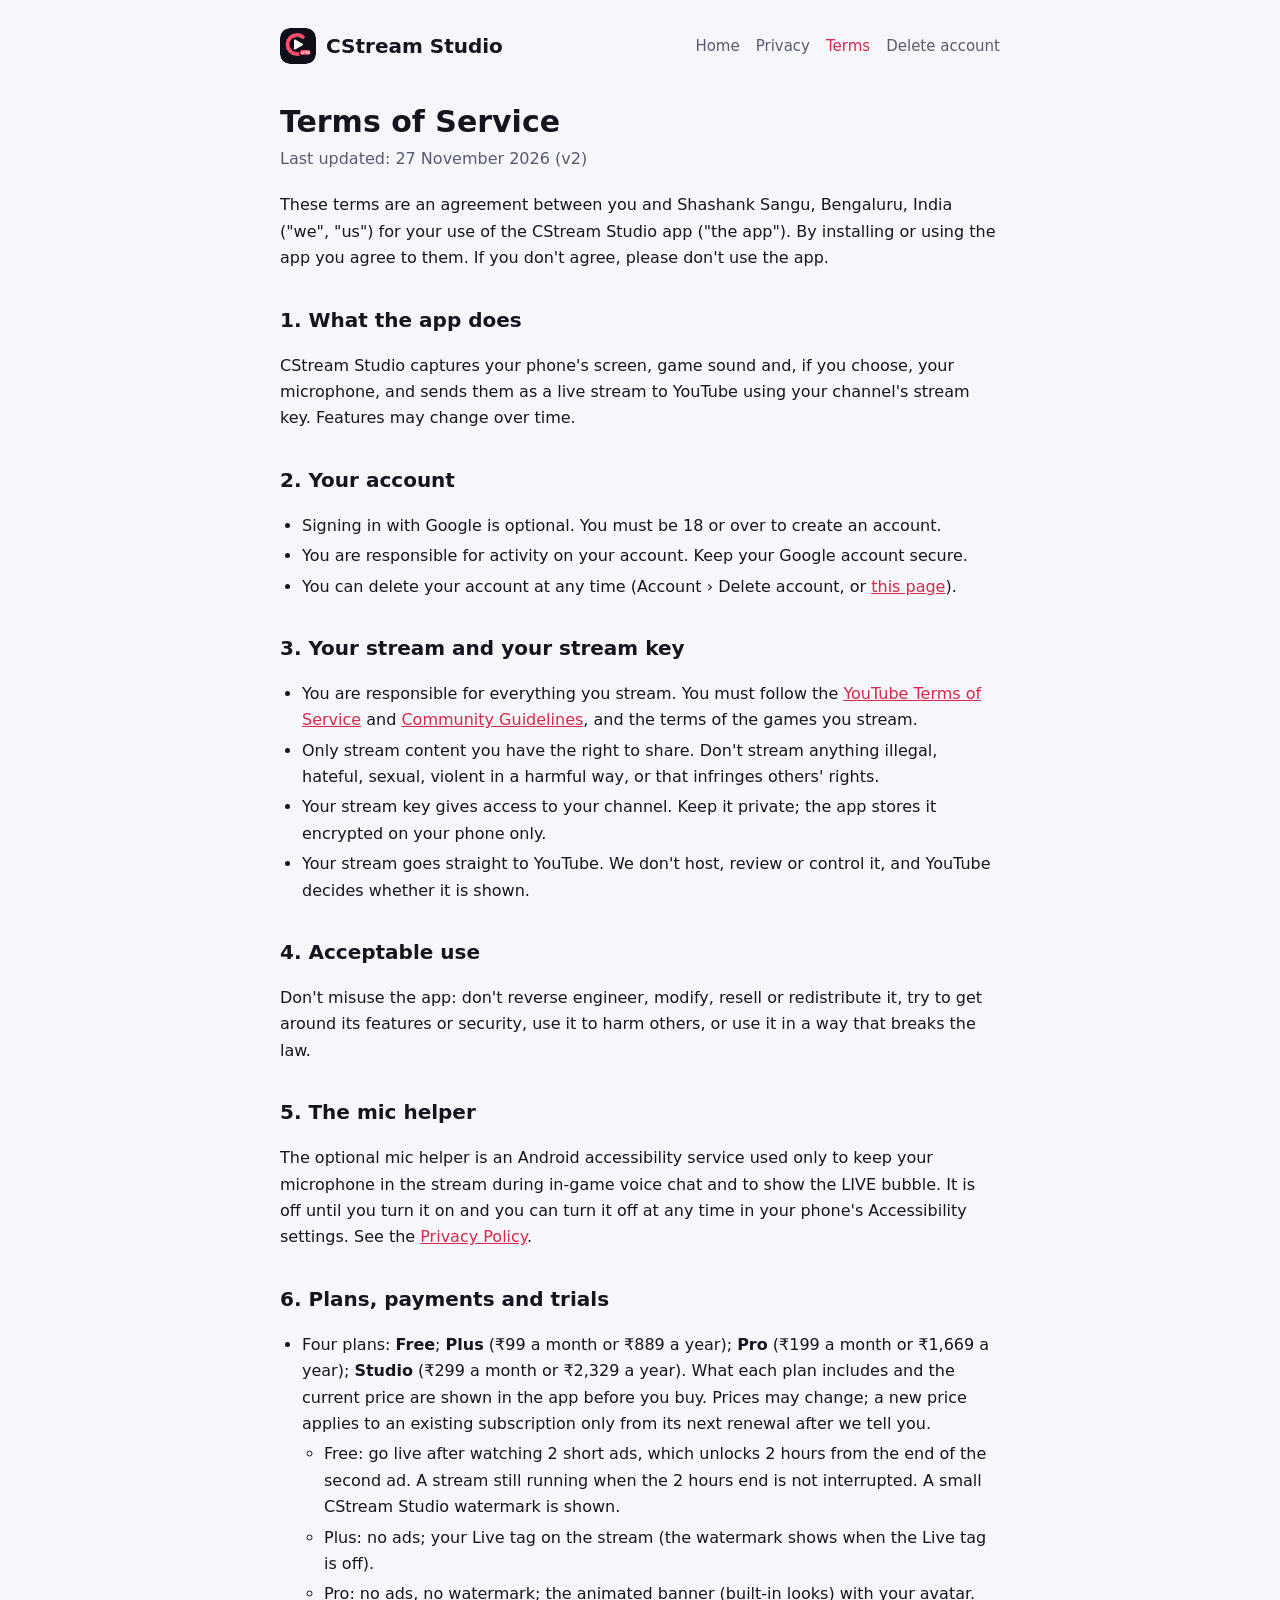
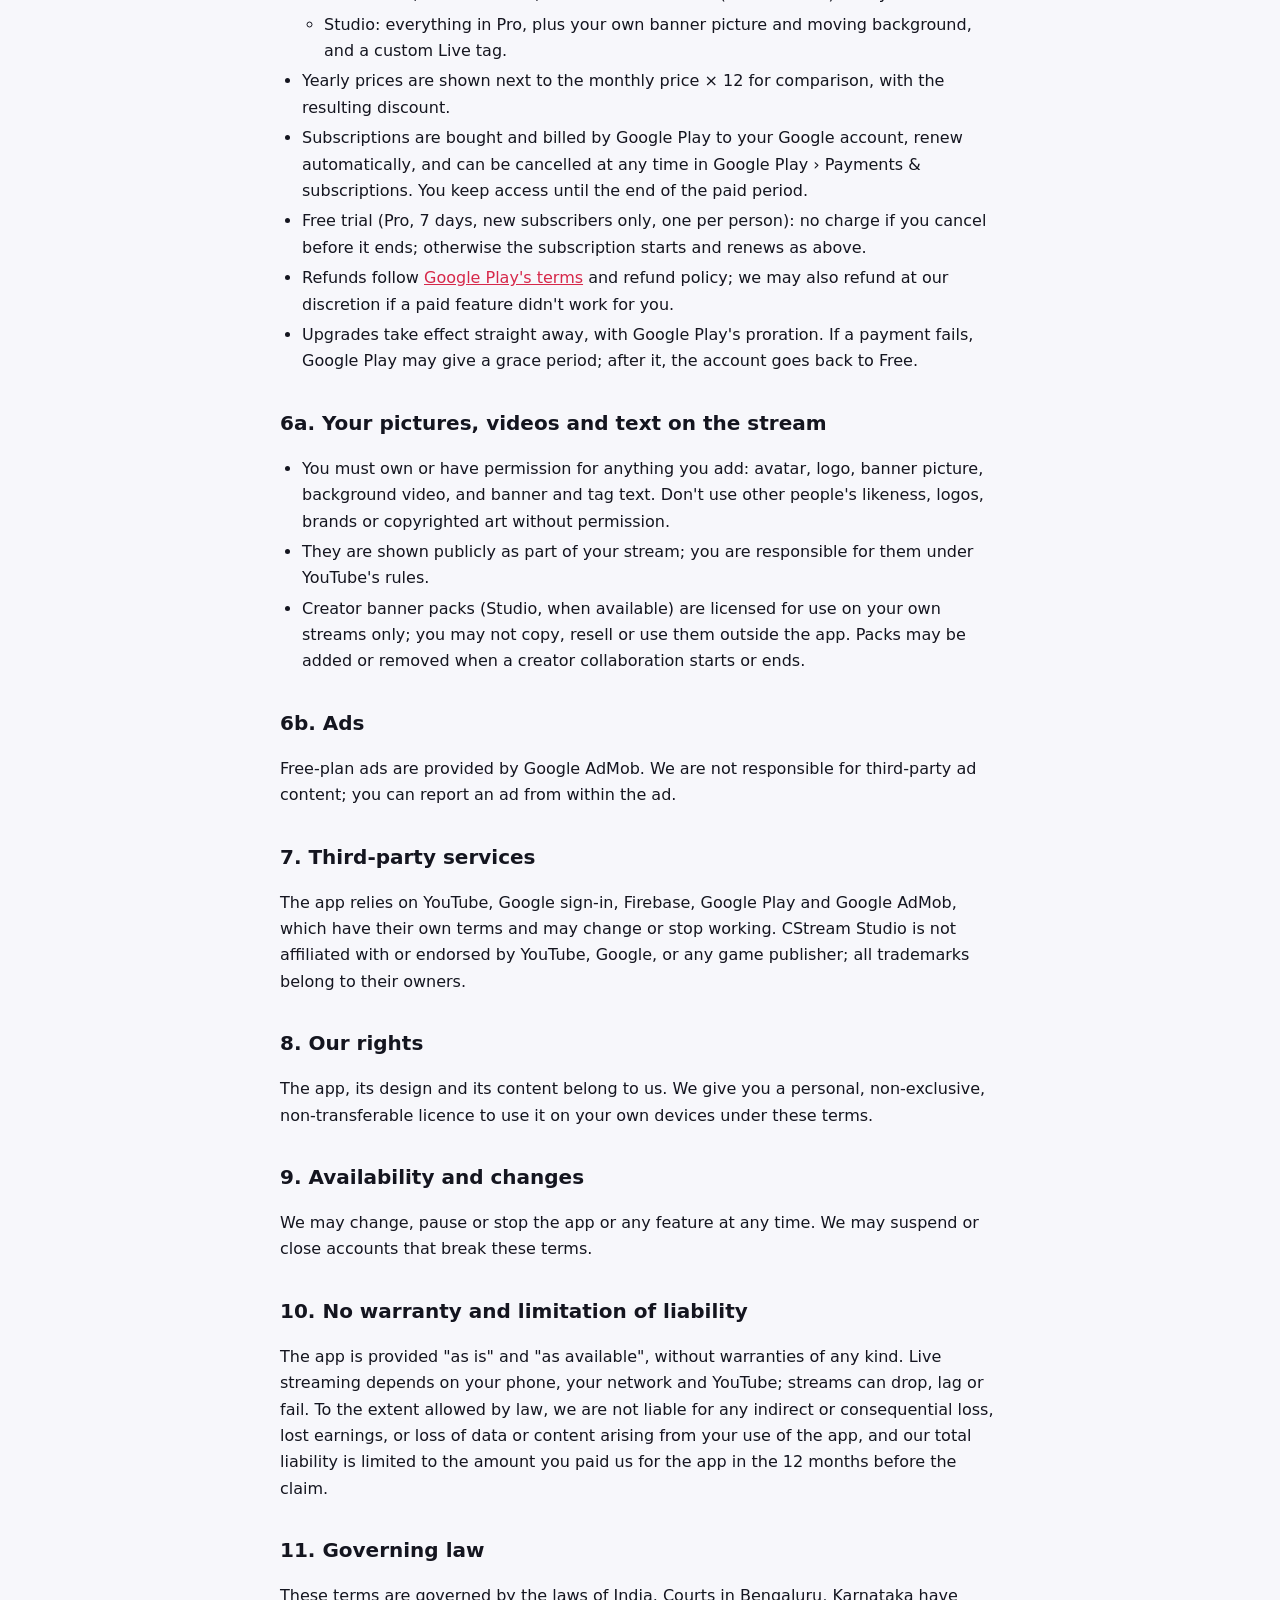
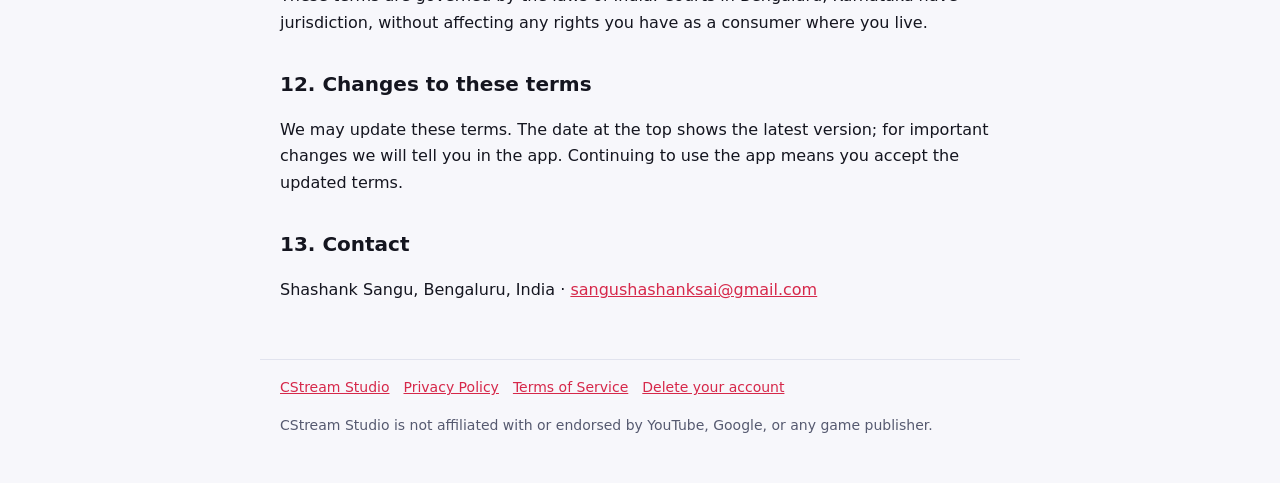
<file: cstream/terms/index.html>
<!doctype html>
<html lang="en">
<head>
<meta charset="utf-8">
<meta name="viewport" content="width=device-width,initial-scale=1">
<title>CStream Studio Terms of Service</title>
<meta name="description" content="The terms for using the CStream Studio app.">
<link rel="icon" type="image/svg+xml" href="/cstream/logo.svg">
<link rel="stylesheet" href="/cstream/style.css">
</head>
<body>
<header>
  <a class="brand" href="/cstream/"><img src="/cstream/logo.svg" alt="" width="36" height="36">CStream Studio</a>
  <nav><a href="/cstream/">Home</a><a href="/cstream/privacy/">Privacy</a><a href="/cstream/terms/" aria-current="page">Terms</a><a href="/cstream/delete-account/">Delete account</a></nav>
</header>
<main>
  <h1>Terms of Service</h1>
  <p class="sub">Last updated: 27 November 2026 (v2)</p>

  <p>These terms are an agreement between you and Shashank Sangu, Bengaluru, India ("we", "us") for your use of the CStream Studio app ("the app"). By installing or using the app you agree to them. If you don't agree, please don't use the app.</p>

  <h2>1. What the app does</h2>
  <p>CStream Studio captures your phone's screen, game sound and, if you choose, your microphone, and sends them as a live stream to YouTube using your channel's stream key. Features may change over time.</p>

  <h2>2. Your account</h2>
  <ul>
    <li>Signing in with Google is optional. You must be 18 or over to create an account.</li>
    <li>You are responsible for activity on your account. Keep your Google account secure.</li>
    <li>You can delete your account at any time (Account › Delete account, or <a href="/cstream/delete-account/">this page</a>).</li>
  </ul>

  <h2>3. Your stream and your stream key</h2>
  <ul>
    <li>You are responsible for everything you stream. You must follow the <a href="https://www.youtube.com/t/terms">YouTube Terms of Service</a> and <a href="https://www.youtube.com/howyoutubeworks/policies/community-guidelines/">Community Guidelines</a>, and the terms of the games you stream.</li>
    <li>Only stream content you have the right to share. Don't stream anything illegal, hateful, sexual, violent in a harmful way, or that infringes others' rights.</li>
    <li>Your stream key gives access to your channel. Keep it private; the app stores it encrypted on your phone only.</li>
    <li>Your stream goes straight to YouTube. We don't host, review or control it, and YouTube decides whether it is shown.</li>
  </ul>

  <h2>4. Acceptable use</h2>
  <p>Don't misuse the app: don't reverse engineer, modify, resell or redistribute it, try to get around its features or security, use it to harm others, or use it in a way that breaks the law.</p>

  <h2>5. The mic helper</h2>
  <p>The optional mic helper is an Android accessibility service used only to keep your microphone in the stream during in-game voice chat and to show the LIVE bubble. It is off until you turn it on and you can turn it off at any time in your phone's Accessibility settings. See the <a href="/cstream/privacy/">Privacy Policy</a>.</p>

  <h2>6. Plans, payments and trials</h2>
  <ul>
    <li>Four plans: <strong>Free</strong>; <strong>Plus</strong> (₹99 a month or ₹889 a year); <strong>Pro</strong> (₹199 a month or ₹1,669 a year); <strong>Studio</strong> (₹299 a month or ₹2,329 a year). What each plan includes and the current price are shown in the app before you buy. Prices may change; a new price applies to an existing subscription only from its next renewal after we tell you.
      <ul>
        <li>Free: go live after watching 2 short ads, which unlocks 2 hours from the end of the second ad. A stream still running when the 2 hours end is not interrupted. A small CStream Studio watermark is shown.</li>
        <li>Plus: no ads; your Live tag on the stream (the watermark shows when the Live tag is off).</li>
        <li>Pro: no ads, no watermark; the animated banner (built-in looks) with your avatar.</li>
        <li>Studio: everything in Pro, plus your own banner picture and moving background, and a custom Live tag.</li>
      </ul></li>
    <li>Yearly prices are shown next to the monthly price × 12 for comparison, with the resulting discount.</li>
    <li>Subscriptions are bought and billed by Google Play to your Google account, renew automatically, and can be cancelled at any time in Google Play › Payments &amp; subscriptions. You keep access until the end of the paid period.</li>
    <li>Free trial (Pro, 7 days, new subscribers only, one per person): no charge if you cancel before it ends; otherwise the subscription starts and renews as above.</li>
    <li>Refunds follow <a href="https://play.google.com/about/play-terms/">Google Play's terms</a> and refund policy; we may also refund at our discretion if a paid feature didn't work for you.</li>
    <li>Upgrades take effect straight away, with Google Play's proration. If a payment fails, Google Play may give a grace period; after it, the account goes back to Free.</li>
  </ul>

  <h2>6a. Your pictures, videos and text on the stream</h2>
  <ul>
    <li>You must own or have permission for anything you add: avatar, logo, banner picture, background video, and banner and tag text. Don't use other people's likeness, logos, brands or copyrighted art without permission.</li>
    <li>They are shown publicly as part of your stream; you are responsible for them under YouTube's rules.</li>
    <li>Creator banner packs (Studio, when available) are licensed for use on your own streams only; you may not copy, resell or use them outside the app. Packs may be added or removed when a creator collaboration starts or ends.</li>
  </ul>

  <h2>6b. Ads</h2>
  <p>Free-plan ads are provided by Google AdMob. We are not responsible for third-party ad content; you can report an ad from within the ad.</p>

  <h2>7. Third-party services</h2>
  <p>The app relies on YouTube, Google sign-in, Firebase, Google Play and Google AdMob, which have their own terms and may change or stop working. CStream Studio is not affiliated with or endorsed by YouTube, Google, or any game publisher; all trademarks belong to their owners.</p>

  <h2>8. Our rights</h2>
  <p>The app, its design and its content belong to us. We give you a personal, non-exclusive, non-transferable licence to use it on your own devices under these terms.</p>

  <h2>9. Availability and changes</h2>
  <p>We may change, pause or stop the app or any feature at any time. We may suspend or close accounts that break these terms.</p>

  <h2>10. No warranty and limitation of liability</h2>
  <p>The app is provided "as is" and "as available", without warranties of any kind. Live streaming depends on your phone, your network and YouTube; streams can drop, lag or fail. To the extent allowed by law, we are not liable for any indirect or consequential loss, lost earnings, or loss of data or content arising from your use of the app, and our total liability is limited to the amount you paid us for the app in the 12 months before the claim.</p>

  <h2>11. Governing law</h2>
  <p>These terms are governed by the laws of India. Courts in Bengaluru, Karnataka have jurisdiction, without affecting any rights you have as a consumer where you live.</p>

  <h2>12. Changes to these terms</h2>
  <p>We may update these terms. The date at the top shows the latest version; for important changes we will tell you in the app. Continuing to use the app means you accept the updated terms.</p>

  <h2>13. Contact</h2>
  <p>Shashank Sangu, Bengaluru, India · <a href="mailto:sangushashanksai@gmail.com">sangushashanksai@gmail.com</a></p>
</main>
<footer>
  <a href="/cstream/">CStream Studio</a><a href="/cstream/privacy/">Privacy Policy</a><a href="/cstream/terms/">Terms of Service</a><a href="/cstream/delete-account/">Delete your account</a>
  <p>CStream Studio is not affiliated with or endorsed by YouTube, Google, or any game publisher.</p>
</footer>
</body></html>
</file>
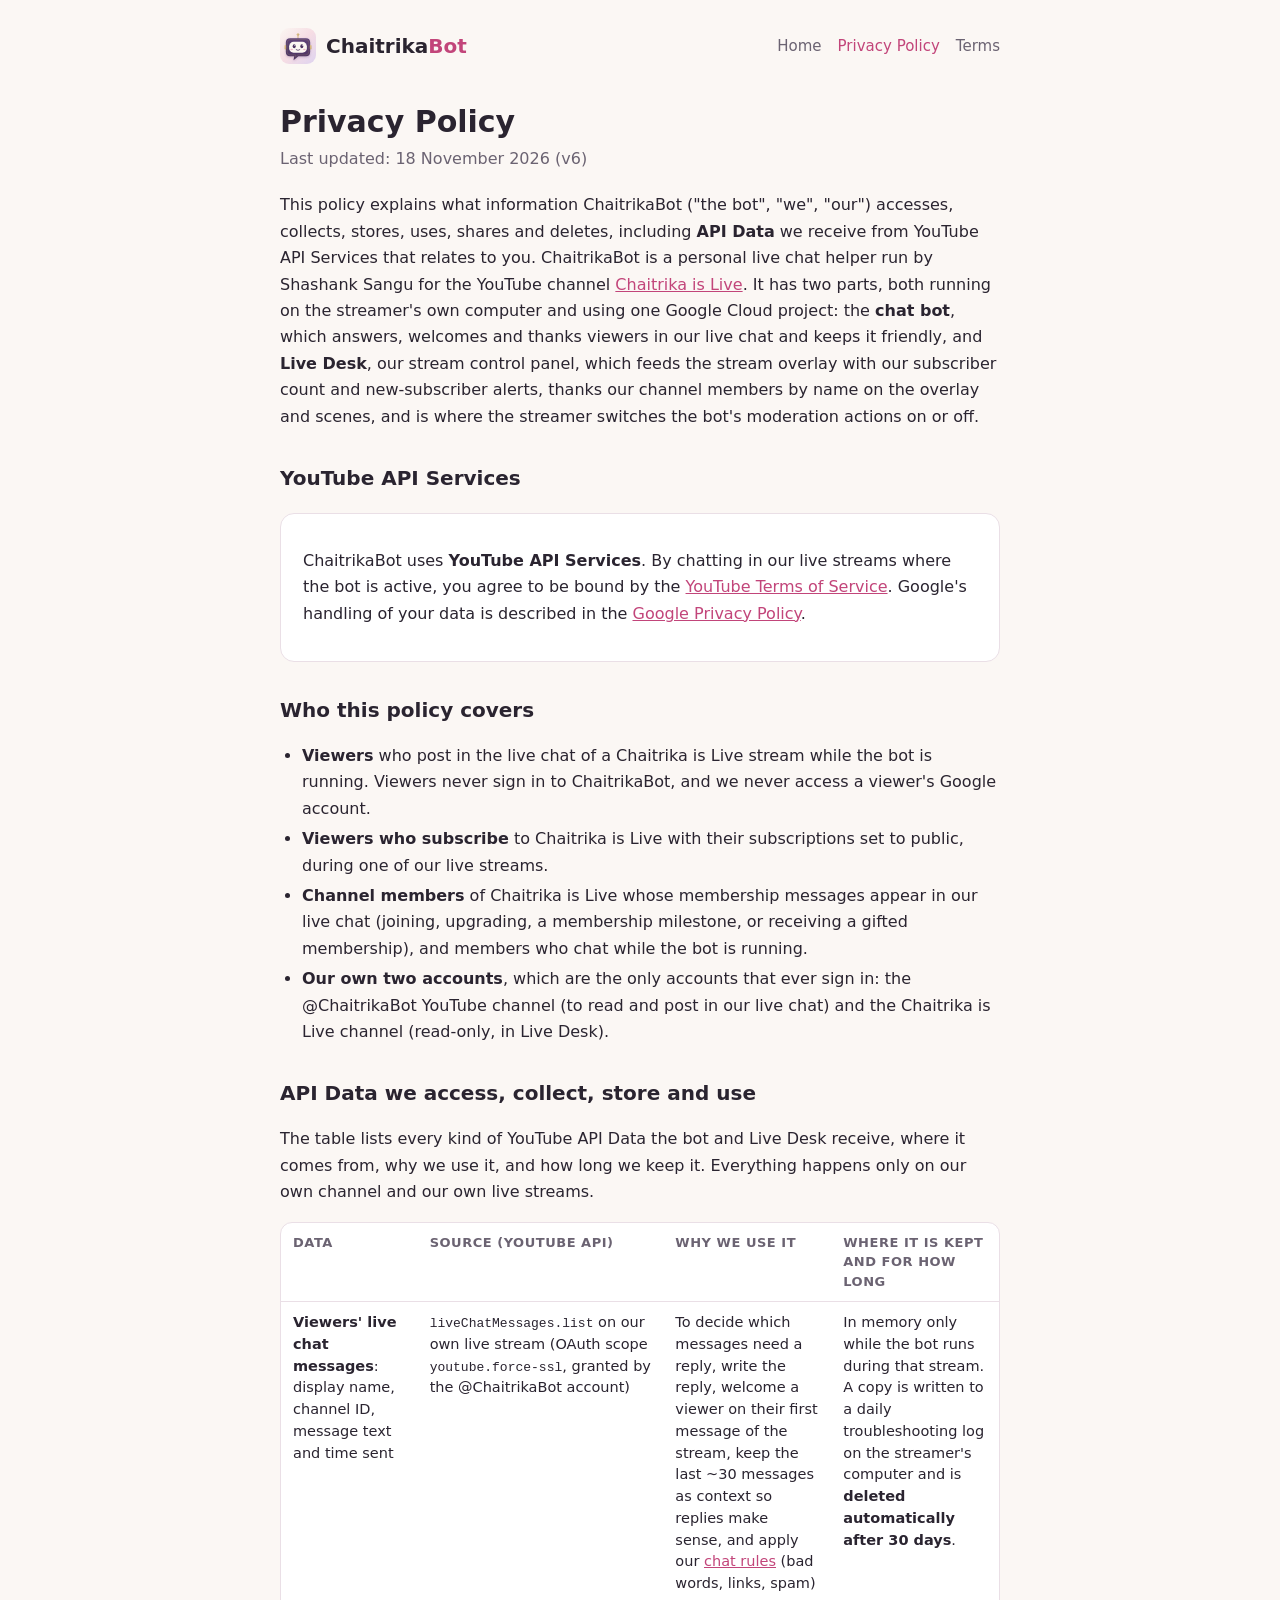
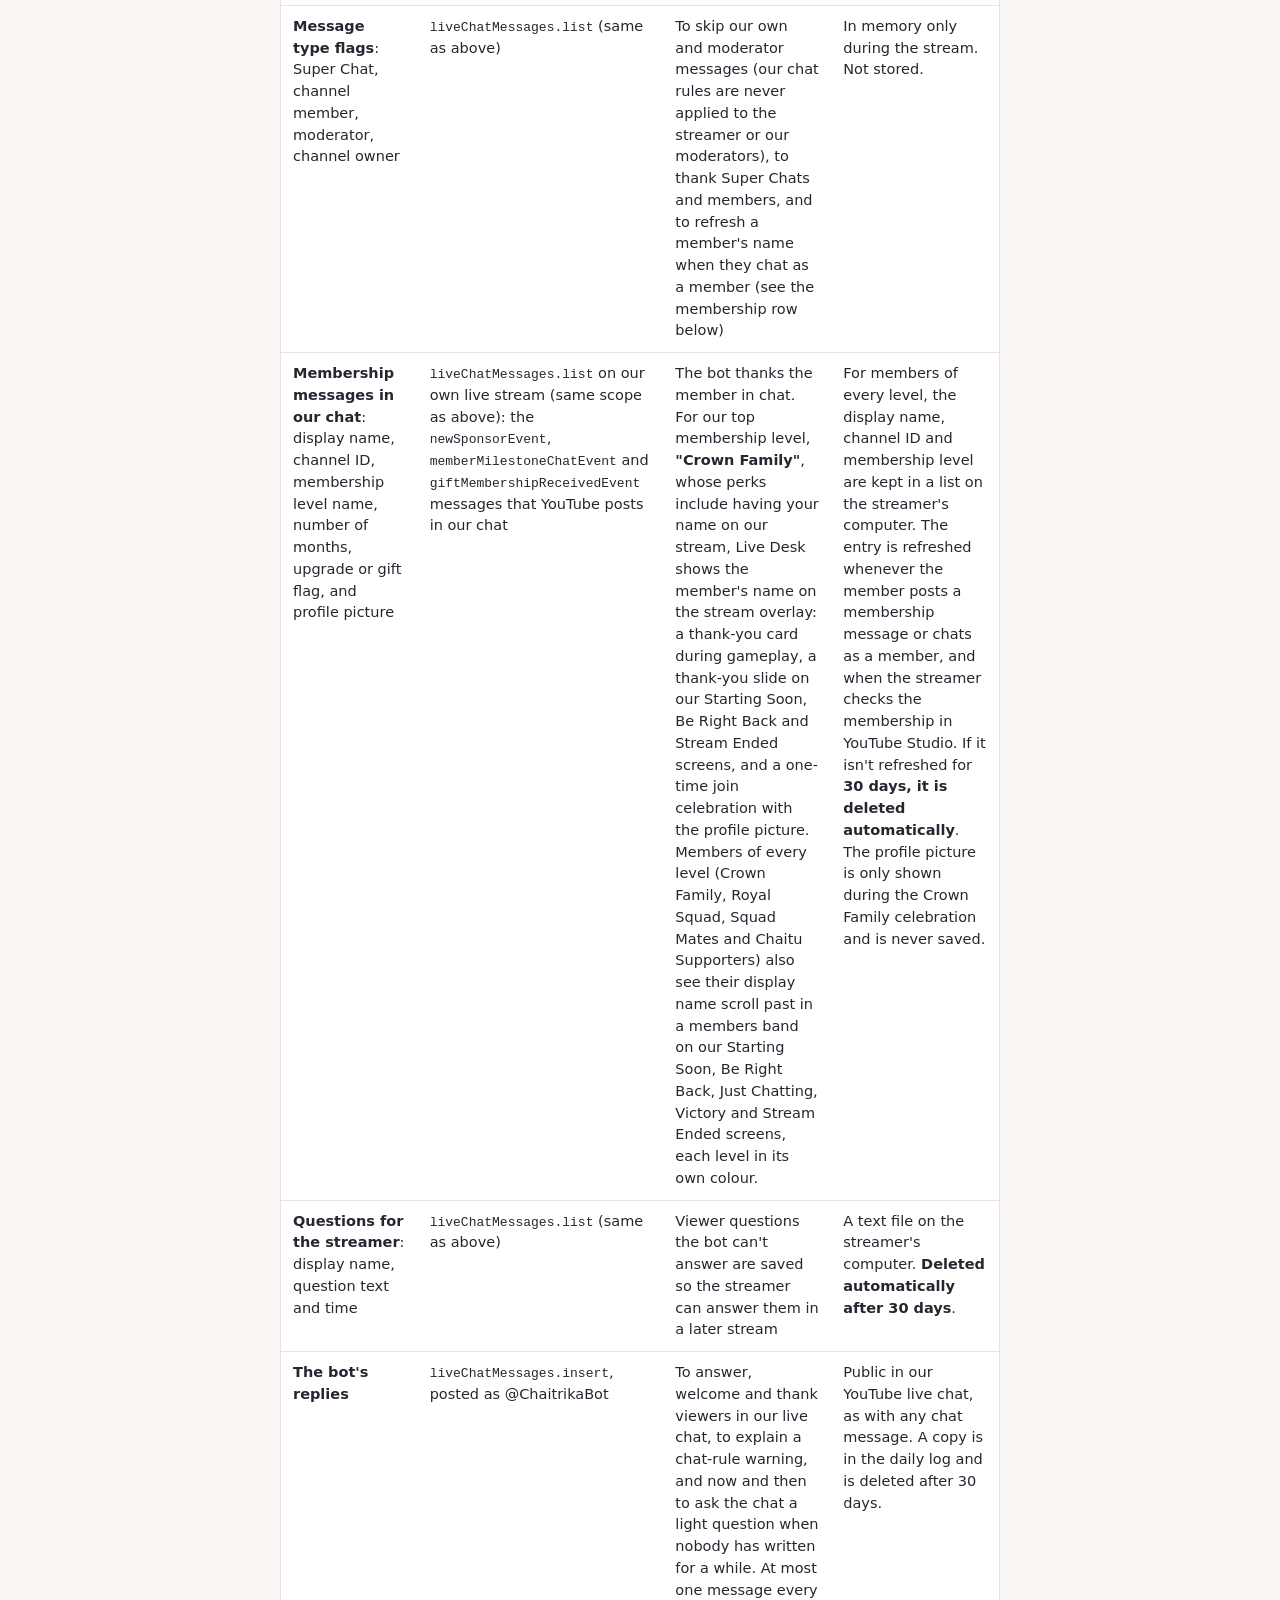
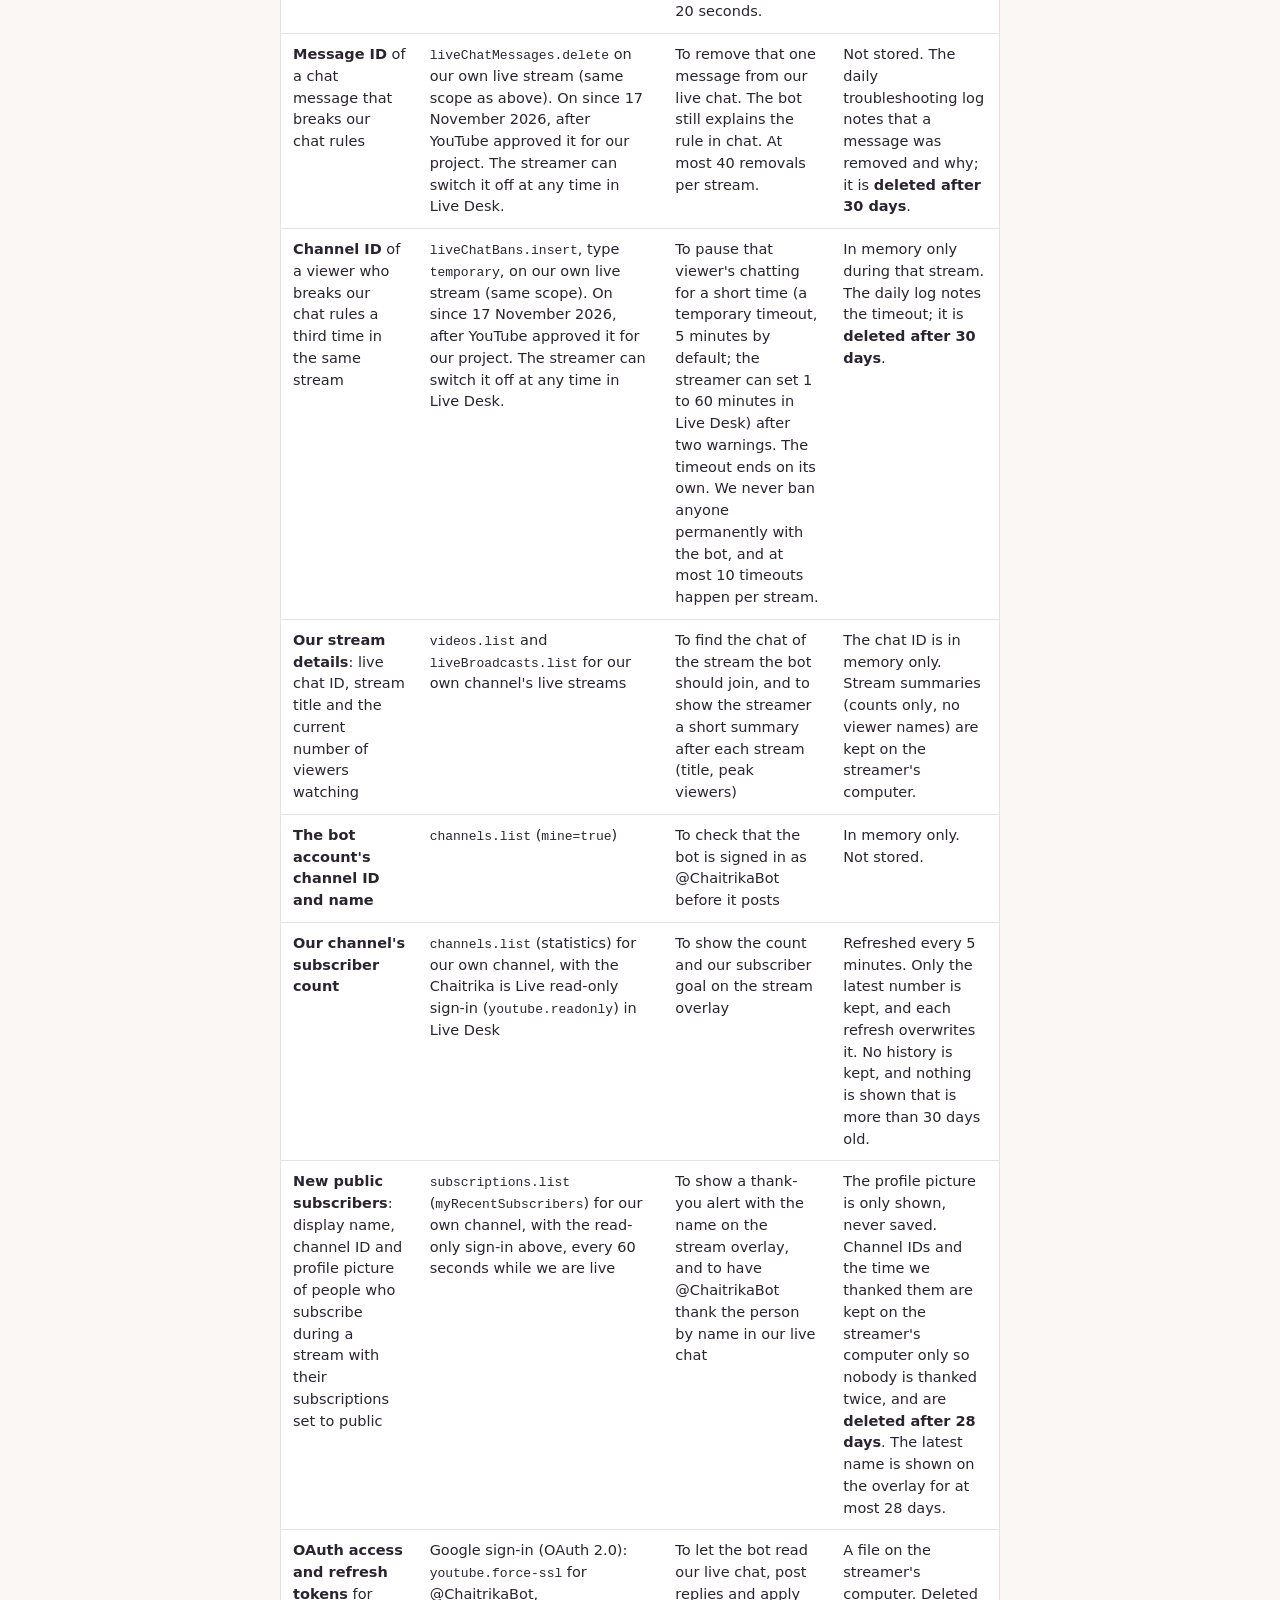
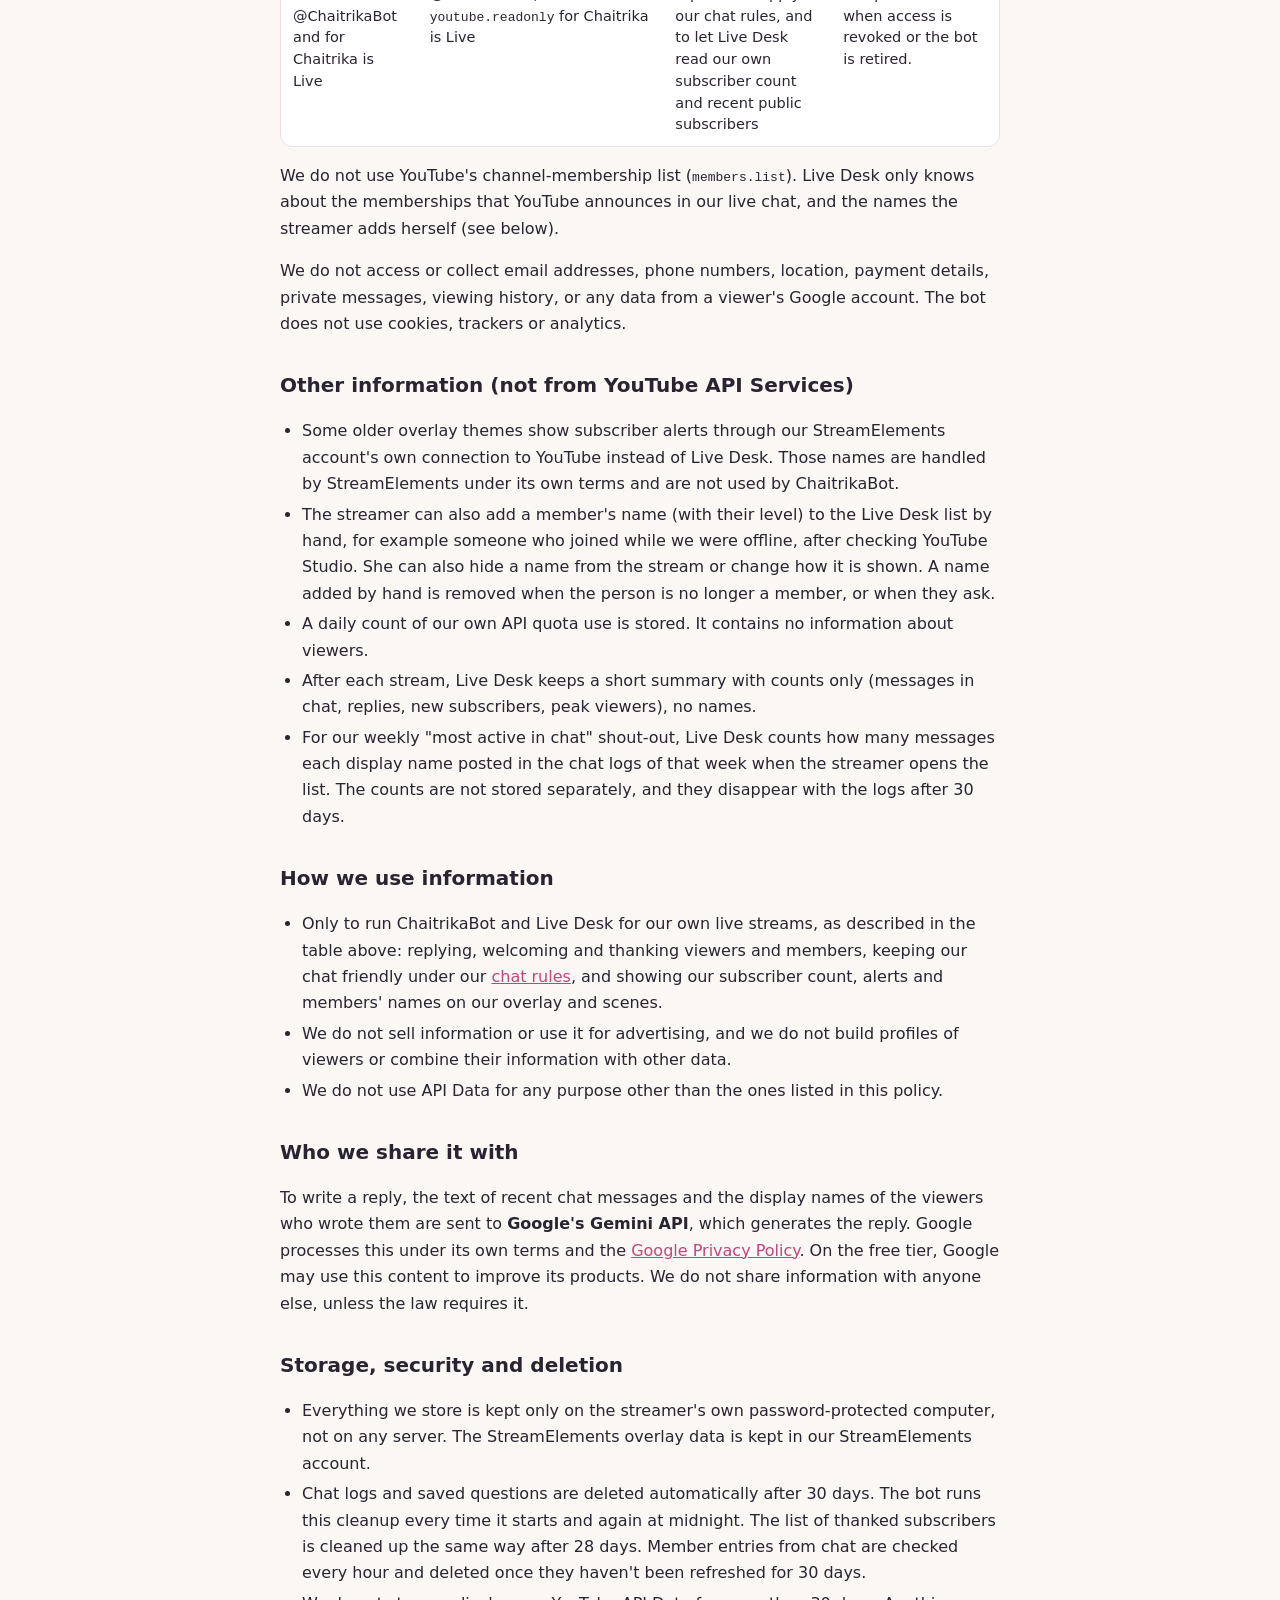
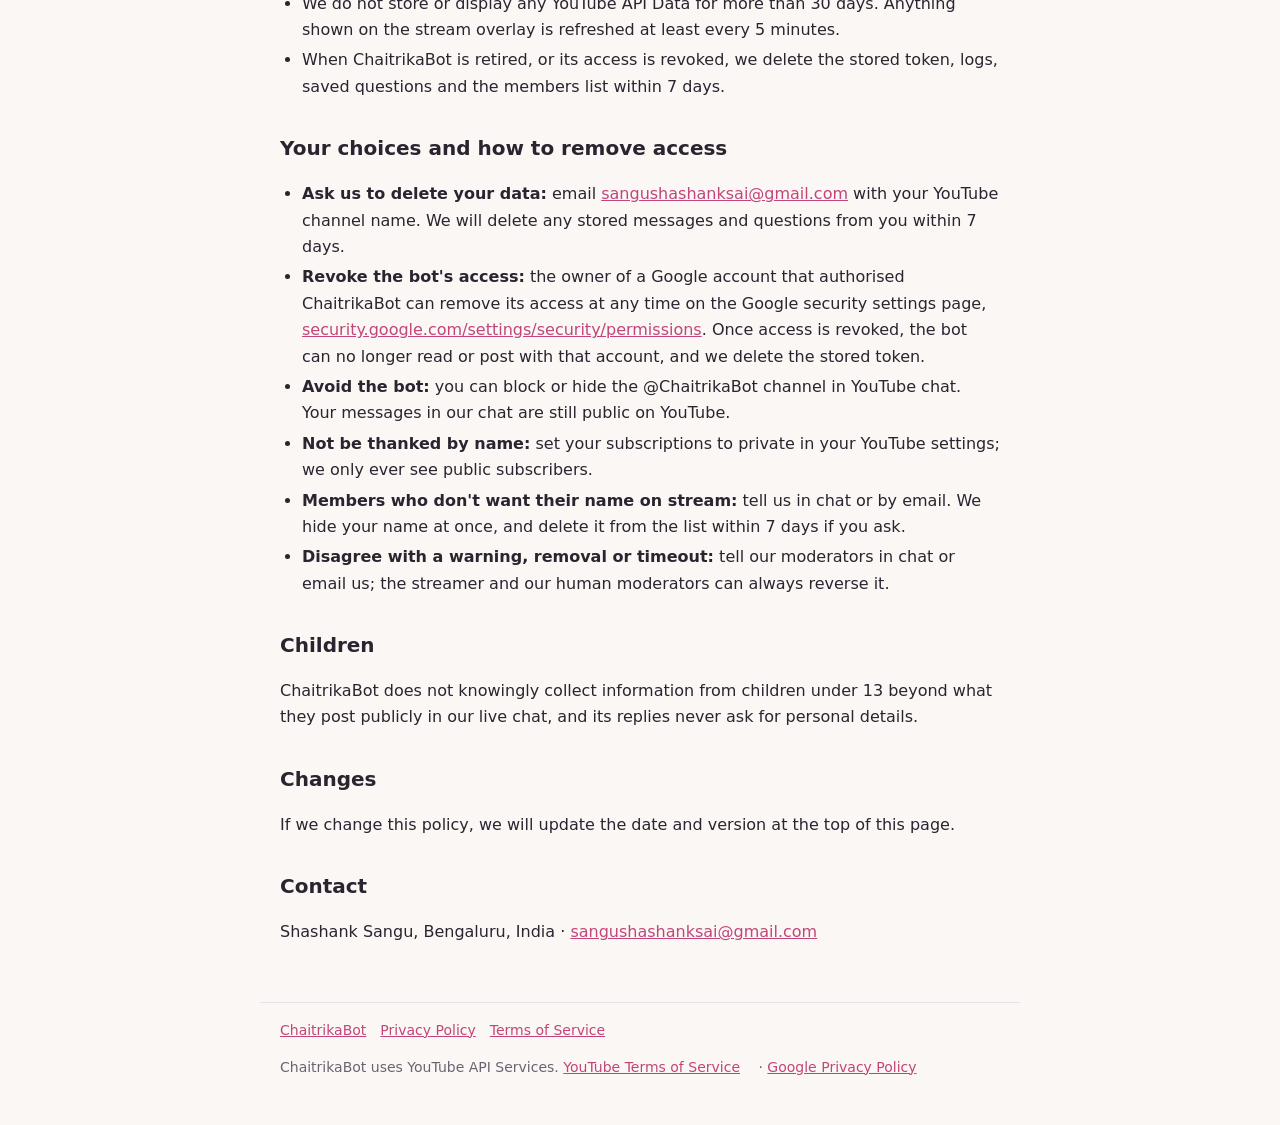
<file: chaitrikaislive/chaitrikabot/privacy/index.html>
<!doctype html>
<html lang="en">
<head>
<meta charset="utf-8">
<meta name="viewport" content="width=device-width,initial-scale=1">
<title>ChaitrikaBot Privacy Policy</title>
<meta name="description" content="How ChaitrikaBot accesses, collects, stores, uses, shares and deletes data, including API Data from YouTube API Services.">
<link rel="icon" type="image/png" href="/chaitrikaislive/chaitrikabot/chaitrikabot_logo_120.png">
<link rel="apple-touch-icon" href="/chaitrikaislive/chaitrikabot/chaitrikabot_logo_120.png">
<meta property="og:image" content="https://www.shashanksangu.com/chaitrikaislive/chaitrikabot/chaitrikabot_logo_800.png">
<link rel="stylesheet" href="/chaitrikaislive/chaitrikabot/style.css">
<style>
  .tbl{overflow-x:auto;margin:14px 0;border:1px solid var(--line);border-radius:12px;background:var(--card)}
  table{border-collapse:collapse;width:100%;min-width:640px;font-size:14.5px;line-height:1.5}
  th,td{text-align:left;vertical-align:top;padding:10px 12px;border-bottom:1px solid var(--line)}
  th{font-size:13px;text-transform:uppercase;letter-spacing:.04em;color:var(--muted);font-weight:600}
  tr:last-child td{border-bottom:0}
  td code,p code,li code{font-size:13px}
  main a{overflow-wrap:anywhere}
</style>
</head>
<body>
<header>
  <a class="brand" href="/chaitrikaislive/chaitrikabot/"><img src="/chaitrikaislive/chaitrikabot/chaitrikabot_logo.svg" alt="" width="36" height="36">Chaitrika<span>Bot</span></a>
  <nav><a href="/chaitrikaislive/chaitrikabot/">Home</a><a href="/chaitrikaislive/chaitrikabot/privacy/" aria-current="page">Privacy Policy</a><a href="/chaitrikaislive/chaitrikabot/terms/">Terms</a></nav>
</header>
<main>
  <h1>Privacy Policy</h1>
  <p class="sub">Last updated: 18 November 2026 (v6)</p>

  <p>This policy explains what information ChaitrikaBot ("the bot", "we", "our") accesses, collects, stores, uses, shares and deletes, including <strong>API Data</strong> we receive from YouTube API Services that relates to you. ChaitrikaBot is a personal live chat helper run by Shashank Sangu for the YouTube channel <a href="https://www.youtube.com/@chaitrikaislive">Chaitrika is Live</a>. It has two parts, both running on the streamer's own computer and using one Google Cloud project: the <strong>chat bot</strong>, which answers, welcomes and thanks viewers in our live chat and keeps it friendly, and <strong>Live Desk</strong>, our stream control panel, which feeds the stream overlay with our subscriber count and new-subscriber alerts, thanks our channel members by name on the overlay and scenes, and is where the streamer switches the bot's moderation actions on or off.</p>

  <h2>YouTube API Services</h2>
  <div class="card">
    <p>ChaitrikaBot uses <strong>YouTube API Services</strong>. By chatting in our live streams where the bot is active, you agree to be bound by the <a href="https://www.youtube.com/t/terms">YouTube Terms of Service</a>. Google's handling of your data is described in the <a href="https://policies.google.com/privacy">Google Privacy Policy</a>.</p>
  </div>

  <h2>Who this policy covers</h2>
  <ul>
    <li><strong>Viewers</strong> who post in the live chat of a Chaitrika is Live stream while the bot is running. Viewers never sign in to ChaitrikaBot, and we never access a viewer's Google account.</li>
    <li><strong>Viewers who subscribe</strong> to Chaitrika is Live with their subscriptions set to public, during one of our live streams.</li>
    <li><strong>Channel members</strong> of Chaitrika is Live whose membership messages appear in our live chat (joining, upgrading, a membership milestone, or receiving a gifted membership), and members who chat while the bot is running.</li>
    <li><strong>Our own two accounts</strong>, which are the only accounts that ever sign in: the @ChaitrikaBot YouTube channel (to read and post in our live chat) and the Chaitrika is Live channel (read-only, in Live Desk).</li>
  </ul>

  <h2>API Data we access, collect, store and use</h2>
  <p>The table lists every kind of YouTube API Data the bot and Live Desk receive, where it comes from, why we use it, and how long we keep it. Everything happens only on our own channel and our own live streams.</p>
  <div class="tbl"><table>
    <thead><tr><th>Data</th><th>Source (YouTube API)</th><th>Why we use it</th><th>Where it is kept and for how long</th></tr></thead>
    <tbody>
      <tr>
        <td><strong>Viewers' live chat messages</strong>: display name, channel ID, message text and time sent</td>
        <td><code>liveChatMessages.list</code> on our own live stream (OAuth scope <code>youtube.force-ssl</code>, granted by the @ChaitrikaBot account)</td>
        <td>To decide which messages need a reply, write the reply, welcome a viewer on their first message of the stream, keep the last ~30 messages as context so replies make sense, and apply our <a href="/chaitrikaislive/chaitrikabot/terms/#chat-rules">chat rules</a> (bad words, links, spam)</td>
        <td>In memory only while the bot runs during that stream. A copy is written to a daily troubleshooting log on the streamer's computer and is <strong>deleted automatically after 30 days</strong>.</td>
      </tr>
      <tr>
        <td><strong>Message type flags</strong>: Super Chat, channel member, moderator, channel owner</td>
        <td><code>liveChatMessages.list</code> (same as above)</td>
        <td>To skip our own and moderator messages (our chat rules are never applied to the streamer or our moderators), to thank Super Chats and members, and to refresh a member's name when they chat as a member (see the membership row below)</td>
        <td>In memory only during the stream. Not stored.</td>
      </tr>
      <tr>
        <td><strong>Membership messages in our chat</strong>: display name, channel ID, membership level name, number of months, upgrade or gift flag, and profile picture</td>
        <td><code>liveChatMessages.list</code> on our own live stream (same scope as above): the <code>newSponsorEvent</code>, <code>memberMilestoneChatEvent</code> and <code>giftMembershipReceivedEvent</code> messages that YouTube posts in our chat</td>
        <td>The bot thanks the member in chat. For our top membership level, <strong>"Crown Family"</strong>, whose perks include having your name on our stream, Live Desk shows the member's name on the stream overlay: a thank-you card during gameplay, a thank-you slide on our Starting Soon, Be Right Back and Stream Ended screens, and a one-time join celebration with the profile picture. Members of every level (Crown Family, Royal Squad, Squad Mates and Chaitu Supporters) also see their display name scroll past in a members band on our Starting Soon, Be Right Back, Just Chatting, Victory and Stream Ended screens, each level in its own colour.</td>
        <td>For members of every level, the display name, channel ID and membership level are kept in a list on the streamer's computer. The entry is refreshed whenever the member posts a membership message or chats as a member, and when the streamer checks the membership in YouTube Studio. If it isn't refreshed for <strong>30 days, it is deleted automatically</strong>. The profile picture is only shown during the Crown Family celebration and is never saved.</td>
      </tr>
      <tr>
        <td><strong>Questions for the streamer</strong>: display name, question text and time</td>
        <td><code>liveChatMessages.list</code> (same as above)</td>
        <td>Viewer questions the bot can't answer are saved so the streamer can answer them in a later stream</td>
        <td>A text file on the streamer's computer. <strong>Deleted automatically after 30 days</strong>.</td>
      </tr>
      <tr>
        <td><strong>The bot's replies</strong></td>
        <td><code>liveChatMessages.insert</code>, posted as @ChaitrikaBot</td>
        <td>To answer, welcome and thank viewers in our live chat, to explain a chat-rule warning, and now and then to ask the chat a light question when nobody has written for a while. At most one message every 20 seconds.</td>
        <td>Public in our YouTube live chat, as with any chat message. A copy is in the daily log and is deleted after 30 days.</td>
      </tr>
      <tr>
        <td><strong>Message ID</strong> of a chat message that breaks our chat rules</td>
        <td><code>liveChatMessages.delete</code> on our own live stream (same scope as above). On since 17 November 2026, after YouTube approved it for our project. The streamer can switch it off at any time in Live Desk.</td>
        <td>To remove that one message from our live chat. The bot still explains the rule in chat. At most 40 removals per stream.</td>
        <td>Not stored. The daily troubleshooting log notes that a message was removed and why; it is <strong>deleted after 30 days</strong>.</td>
      </tr>
      <tr>
        <td><strong>Channel ID</strong> of a viewer who breaks our chat rules a third time in the same stream</td>
        <td><code>liveChatBans.insert</code>, type <code>temporary</code>, on our own live stream (same scope). On since 17 November 2026, after YouTube approved it for our project. The streamer can switch it off at any time in Live Desk.</td>
        <td>To pause that viewer's chatting for a short time (a temporary timeout, 5 minutes by default; the streamer can set 1 to 60 minutes in Live Desk) after two warnings. The timeout ends on its own. We never ban anyone permanently with the bot, and at most 10 timeouts happen per stream.</td>
        <td>In memory only during that stream. The daily log notes the timeout; it is <strong>deleted after 30 days</strong>.</td>
      </tr>
      <tr>
        <td><strong>Our stream details</strong>: live chat ID, stream title and the current number of viewers watching</td>
        <td><code>videos.list</code> and <code>liveBroadcasts.list</code> for our own channel's live streams</td>
        <td>To find the chat of the stream the bot should join, and to show the streamer a short summary after each stream (title, peak viewers)</td>
        <td>The chat ID is in memory only. Stream summaries (counts only, no viewer names) are kept on the streamer's computer.</td>
      </tr>
      <tr>
        <td><strong>The bot account's channel ID and name</strong></td>
        <td><code>channels.list</code> (<code>mine=true</code>)</td>
        <td>To check that the bot is signed in as @ChaitrikaBot before it posts</td>
        <td>In memory only. Not stored.</td>
      </tr>
      <tr>
        <td><strong>Our channel's subscriber count</strong></td>
        <td><code>channels.list</code> (statistics) for our own channel, with the Chaitrika is Live read-only sign-in (<code>youtube.readonly</code>) in Live Desk</td>
        <td>To show the count and our subscriber goal on the stream overlay</td>
        <td>Refreshed every 5 minutes. Only the latest number is kept, and each refresh overwrites it. No history is kept, and nothing is shown that is more than 30 days old.</td>
      </tr>
      <tr>
        <td><strong>New public subscribers</strong>: display name, channel ID and profile picture of people who subscribe during a stream with their subscriptions set to public</td>
        <td><code>subscriptions.list</code> (<code>myRecentSubscribers</code>) for our own channel, with the read-only sign-in above, every 60 seconds while we are live</td>
        <td>To show a thank-you alert with the name on the stream overlay, and to have @ChaitrikaBot thank the person by name in our live chat</td>
        <td>The profile picture is only shown, never saved. Channel IDs and the time we thanked them are kept on the streamer's computer only so nobody is thanked twice, and are <strong>deleted after 28 days</strong>. The latest name is shown on the overlay for at most 28 days.</td>
      </tr>
      <tr>
        <td><strong>OAuth access and refresh tokens</strong> for @ChaitrikaBot and for Chaitrika is Live</td>
        <td>Google sign-in (OAuth 2.0): <code>youtube.force-ssl</code> for @ChaitrikaBot, <code>youtube.readonly</code> for Chaitrika is Live</td>
        <td>To let the bot read our live chat, post replies and apply our chat rules, and to let Live Desk read our own subscriber count and recent public subscribers</td>
        <td>A file on the streamer's computer. Deleted when access is revoked or the bot is retired.</td>
      </tr>
    </tbody>
  </table></div>
  <p>We do not use YouTube's channel-membership list (<code>members.list</code>). Live Desk only knows about the memberships that YouTube announces in our live chat, and the names the streamer adds herself (see below).</p>
  <p>We do not access or collect email addresses, phone numbers, location, payment details, private messages, viewing history, or any data from a viewer's Google account. The bot does not use cookies, trackers or analytics.</p>

  <h2>Other information (not from YouTube API Services)</h2>
  <ul>
    <li>Some older overlay themes show subscriber alerts through our StreamElements account's own connection to YouTube instead of Live Desk. Those names are handled by StreamElements under its own terms and are not used by ChaitrikaBot.</li>
    <li>The streamer can also add a member's name (with their level) to the Live Desk list by hand, for example someone who joined while we were offline, after checking YouTube Studio. She can also hide a name from the stream or change how it is shown. A name added by hand is removed when the person is no longer a member, or when they ask.</li>
    <li>A daily count of our own API quota use is stored. It contains no information about viewers.</li>
    <li>After each stream, Live Desk keeps a short summary with counts only (messages in chat, replies, new subscribers, peak viewers), no names.</li>
    <li>For our weekly "most active in chat" shout-out, Live Desk counts how many messages each display name posted in the chat logs of that week when the streamer opens the list. The counts are not stored separately, and they disappear with the logs after 30 days.</li>
  </ul>

  <h2>How we use information</h2>
  <ul>
    <li>Only to run ChaitrikaBot and Live Desk for our own live streams, as described in the table above: replying, welcoming and thanking viewers and members, keeping our chat friendly under our <a href="/chaitrikaislive/chaitrikabot/terms/#chat-rules">chat rules</a>, and showing our subscriber count, alerts and members' names on our overlay and scenes.</li>
    <li>We do not sell information or use it for advertising, and we do not build profiles of viewers or combine their information with other data.</li>
    <li>We do not use API Data for any purpose other than the ones listed in this policy.</li>
  </ul>

  <h2>Who we share it with</h2>
  <p>To write a reply, the text of recent chat messages and the display names of the viewers who wrote them are sent to <strong>Google's Gemini API</strong>, which generates the reply. Google processes this under its own terms and the <a href="https://policies.google.com/privacy">Google Privacy Policy</a>. On the free tier, Google may use this content to improve its products. We do not share information with anyone else, unless the law requires it.</p>

  <h2>Storage, security and deletion</h2>
  <ul>
    <li>Everything we store is kept only on the streamer's own password-protected computer, not on any server. The StreamElements overlay data is kept in our StreamElements account.</li>
    <li>Chat logs and saved questions are deleted automatically after 30 days. The bot runs this cleanup every time it starts and again at midnight. The list of thanked subscribers is cleaned up the same way after 28 days. Member entries from chat are checked every hour and deleted once they haven't been refreshed for 30 days.</li>
    <li>We do not store or display any YouTube API Data for more than 30 days. Anything shown on the stream overlay is refreshed at least every 5 minutes.</li>
    <li>When ChaitrikaBot is retired, or its access is revoked, we delete the stored token, logs, saved questions and the members list within 7 days.</li>
  </ul>

  <h2>Your choices and how to remove access</h2>
  <ul>
    <li><strong>Ask us to delete your data:</strong> email <a href="mailto:sangushashanksai@gmail.com">sangushashanksai@gmail.com</a> with your YouTube channel name. We will delete any stored messages and questions from you within 7 days.</li>
    <li><strong>Revoke the bot's access:</strong> the owner of a Google account that authorised ChaitrikaBot can remove its access at any time on the Google security settings page, <a href="https://security.google.com/settings/security/permissions">security.google.com/settings/security/permissions</a>. Once access is revoked, the bot can no longer read or post with that account, and we delete the stored token.</li>
    <li><strong>Avoid the bot:</strong> you can block or hide the @ChaitrikaBot channel in YouTube chat. Your messages in our chat are still public on YouTube.</li>
    <li><strong>Not be thanked by name:</strong> set your subscriptions to private in your YouTube settings; we only ever see public subscribers.</li>
    <li><strong>Members who don't want their name on stream:</strong> tell us in chat or by email. We hide your name at once, and delete it from the list within 7 days if you ask.</li>
    <li><strong>Disagree with a warning, removal or timeout:</strong> tell our moderators in chat or email us; the streamer and our human moderators can always reverse it.</li>
  </ul>

  <h2>Children</h2>
  <p>ChaitrikaBot does not knowingly collect information from children under 13 beyond what they post publicly in our live chat, and its replies never ask for personal details.</p>

  <h2>Changes</h2>
  <p>If we change this policy, we will update the date and version at the top of this page.</p>

  <h2>Contact</h2>
  <p>Shashank Sangu, Bengaluru, India · <a href="mailto:sangushashanksai@gmail.com">sangushashanksai@gmail.com</a></p>
</main>
<footer>
  <a href="/chaitrikaislive/chaitrikabot/">ChaitrikaBot</a><a href="/chaitrikaislive/chaitrikabot/privacy/">Privacy Policy</a><a href="/chaitrikaislive/chaitrikabot/terms/">Terms of Service</a>
  <p>ChaitrikaBot uses YouTube API Services. <a href="https://www.youtube.com/t/terms">YouTube Terms of Service</a> · <a href="https://policies.google.com/privacy">Google Privacy Policy</a></p>
</footer>
</body></html>
</file>
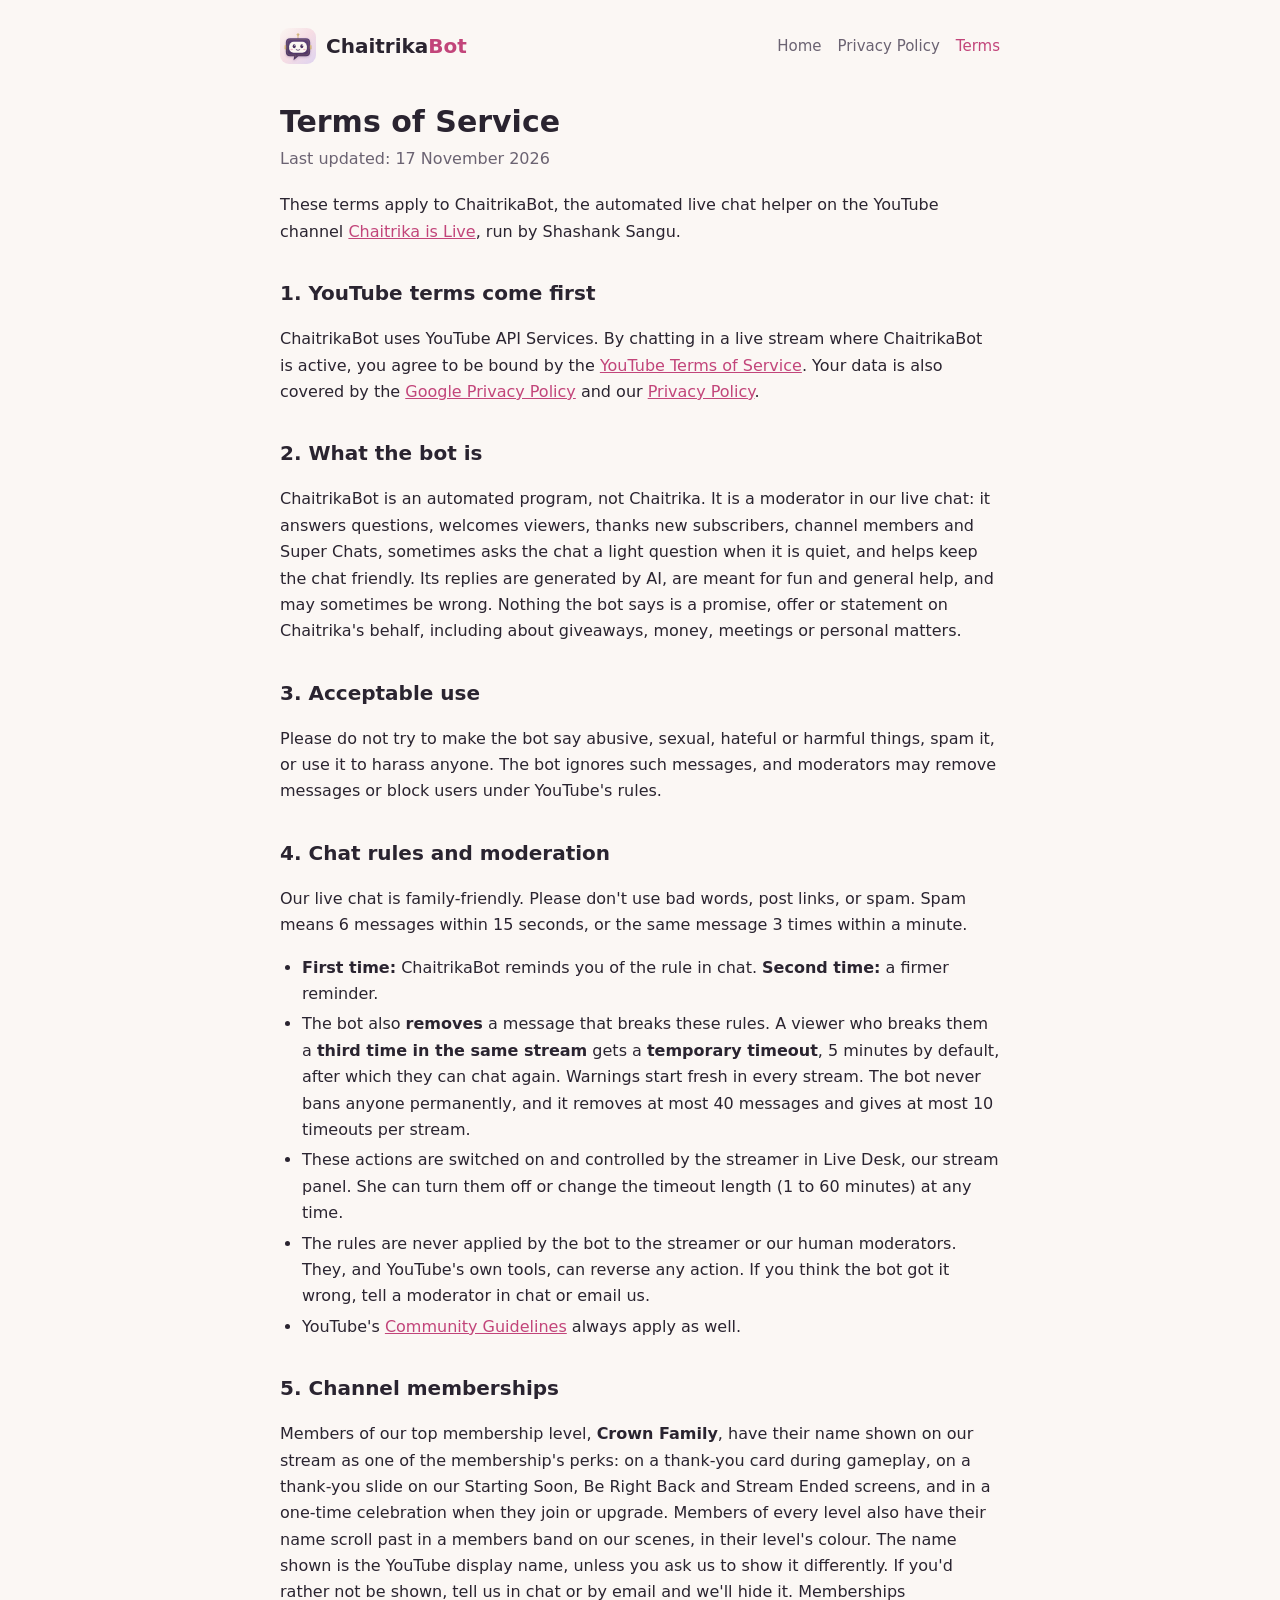
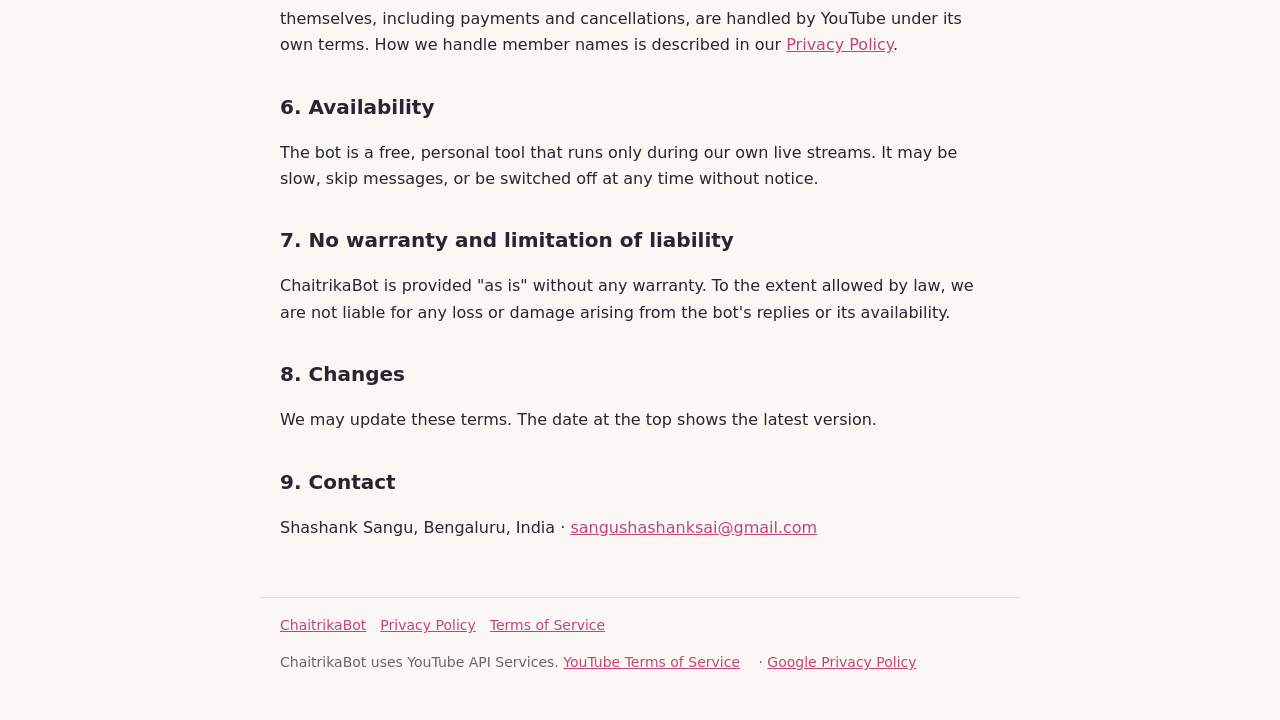
<file: chaitrikaislive/chaitrikabot/terms/index.html>
<!doctype html>
<html lang="en">
<head>
<meta charset="utf-8">
<meta name="viewport" content="width=device-width,initial-scale=1">
<title>ChaitrikaBot Terms of Service</title>
<meta name="description" content="Terms of Service for ChaitrikaBot, the live chat helper for the Chaitrika is Live YouTube channel.">
<link rel="icon" type="image/png" href="/chaitrikaislive/chaitrikabot/chaitrikabot_logo_120.png">
<link rel="apple-touch-icon" href="/chaitrikaislive/chaitrikabot/chaitrikabot_logo_120.png">
<meta property="og:image" content="https://www.shashanksangu.com/chaitrikaislive/chaitrikabot/chaitrikabot_logo_800.png">
<link rel="stylesheet" href="/chaitrikaislive/chaitrikabot/style.css">
</head>
<body>
<header>
  <a class="brand" href="/chaitrikaislive/chaitrikabot/"><img src="/chaitrikaislive/chaitrikabot/chaitrikabot_logo.svg" alt="" width="36" height="36">Chaitrika<span>Bot</span></a>
  <nav><a href="/chaitrikaislive/chaitrikabot/">Home</a><a href="/chaitrikaislive/chaitrikabot/privacy/">Privacy Policy</a><a href="/chaitrikaislive/chaitrikabot/terms/" aria-current="page">Terms</a></nav>
</header>
<main>
  <h1>Terms of Service</h1>
  <p class="sub">Last updated: 17 November 2026</p>

  <p>These terms apply to ChaitrikaBot, the automated live chat helper on the YouTube channel <a href="https://www.youtube.com/@chaitrikaislive">Chaitrika is Live</a>, run by Shashank Sangu.</p>

  <h2>1. YouTube terms come first</h2>
  <p>ChaitrikaBot uses YouTube API Services. By chatting in a live stream where ChaitrikaBot is active, you agree to be bound by the <a href="https://www.youtube.com/t/terms">YouTube Terms of Service</a>. Your data is also covered by the <a href="https://policies.google.com/privacy">Google Privacy Policy</a> and our <a href="/chaitrikaislive/chaitrikabot/privacy/">Privacy Policy</a>.</p>

  <h2>2. What the bot is</h2>
  <p>ChaitrikaBot is an automated program, not Chaitrika. It is a moderator in our live chat: it answers questions, welcomes viewers, thanks new subscribers, channel members and Super Chats, sometimes asks the chat a light question when it is quiet, and helps keep the chat friendly. Its replies are generated by AI, are meant for fun and general help, and may sometimes be wrong. Nothing the bot says is a promise, offer or statement on Chaitrika's behalf, including about giveaways, money, meetings or personal matters.</p>

  <h2>3. Acceptable use</h2>
  <p>Please do not try to make the bot say abusive, sexual, hateful or harmful things, spam it, or use it to harass anyone. The bot ignores such messages, and moderators may remove messages or block users under YouTube's rules.</p>

  <h2 id="chat-rules">4. Chat rules and moderation</h2>
  <p>Our live chat is family-friendly. Please don't use bad words, post links, or spam. Spam means 6 messages within 15 seconds, or the same message 3 times within a minute.</p>
  <ul>
    <li><strong>First time:</strong> ChaitrikaBot reminds you of the rule in chat. <strong>Second time:</strong> a firmer reminder.</li>
    <li>The bot also <strong>removes</strong> a message that breaks these rules. A viewer who breaks them a <strong>third time in the same stream</strong> gets a <strong>temporary timeout</strong>, 5 minutes by default, after which they can chat again. Warnings start fresh in every stream. The bot never bans anyone permanently, and it removes at most 40 messages and gives at most 10 timeouts per stream.</li>
    <li>These actions are switched on and controlled by the streamer in Live Desk, our stream panel. She can turn them off or change the timeout length (1 to 60 minutes) at any time.</li>
    <li>The rules are never applied by the bot to the streamer or our human moderators. They, and YouTube's own tools, can reverse any action. If you think the bot got it wrong, tell a moderator in chat or email us.</li>
    <li>YouTube's <a href="https://www.youtube.com/howyoutubeworks/policies/community-guidelines/">Community Guidelines</a> always apply as well.</li>
  </ul>

  <h2 id="memberships">5. Channel memberships</h2>
  <p>Members of our top membership level, <strong>Crown Family</strong>, have their name shown on our stream as one of the membership's perks: on a thank-you card during gameplay, on a thank-you slide on our Starting Soon, Be Right Back and Stream Ended screens, and in a one-time celebration when they join or upgrade. Members of every level also have their name scroll past in a members band on our scenes, in their level's colour. The name shown is the YouTube display name, unless you ask us to show it differently. If you'd rather not be shown, tell us in chat or by email and we'll hide it. Memberships themselves, including payments and cancellations, are handled by YouTube under its own terms. How we handle member names is described in our <a href="/chaitrikaislive/chaitrikabot/privacy/">Privacy Policy</a>.</p>

  <h2>6. Availability</h2>
  <p>The bot is a free, personal tool that runs only during our own live streams. It may be slow, skip messages, or be switched off at any time without notice.</p>

  <h2>7. No warranty and limitation of liability</h2>
  <p>ChaitrikaBot is provided "as is" without any warranty. To the extent allowed by law, we are not liable for any loss or damage arising from the bot's replies or its availability.</p>

  <h2>8. Changes</h2>
  <p>We may update these terms. The date at the top shows the latest version.</p>

  <h2>9. Contact</h2>
  <p>Shashank Sangu, Bengaluru, India · <a href="mailto:sangushashanksai@gmail.com">sangushashanksai@gmail.com</a></p>
</main>
<footer>
  <a href="/chaitrikaislive/chaitrikabot/">ChaitrikaBot</a><a href="/chaitrikaislive/chaitrikabot/privacy/">Privacy Policy</a><a href="/chaitrikaislive/chaitrikabot/terms/">Terms of Service</a>
  <p>ChaitrikaBot uses YouTube API Services. <a href="https://www.youtube.com/t/terms">YouTube Terms of Service</a> · <a href="https://policies.google.com/privacy">Google Privacy Policy</a></p>
</footer>
</body></html>
</file>
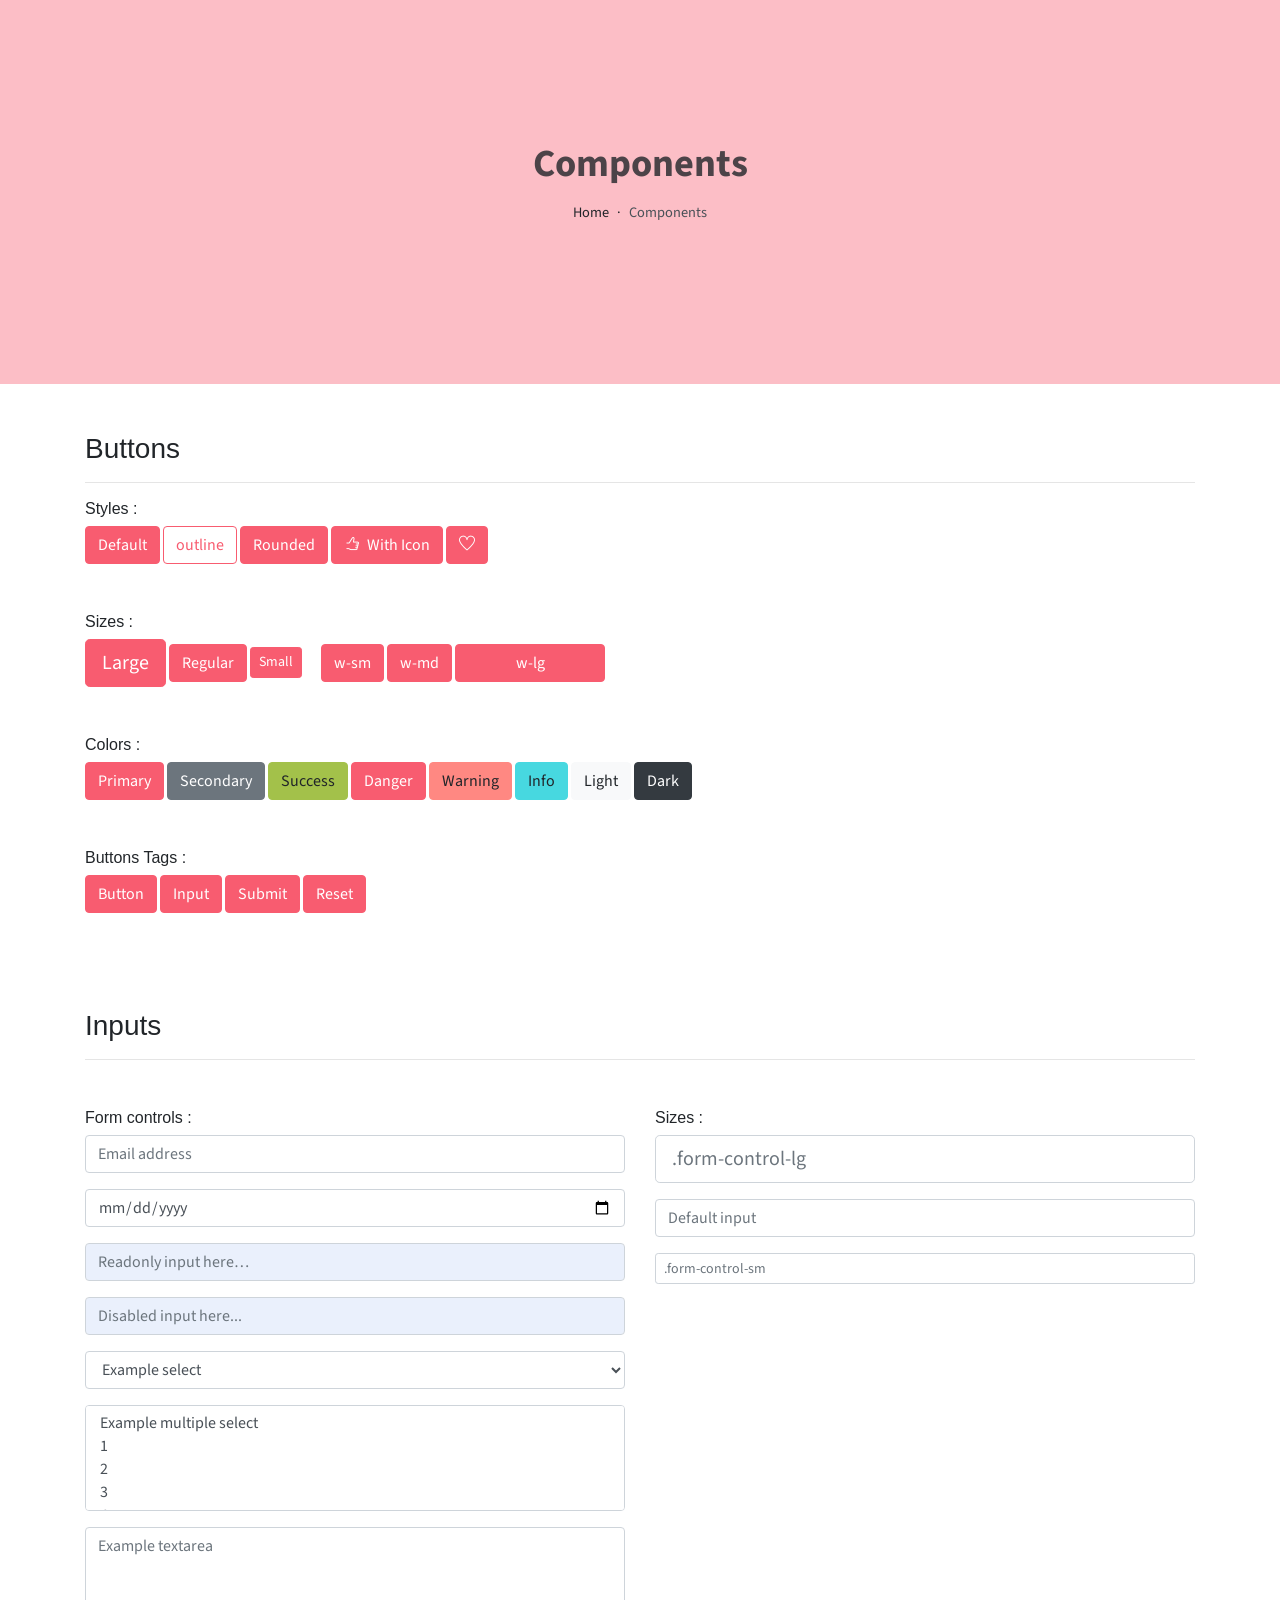
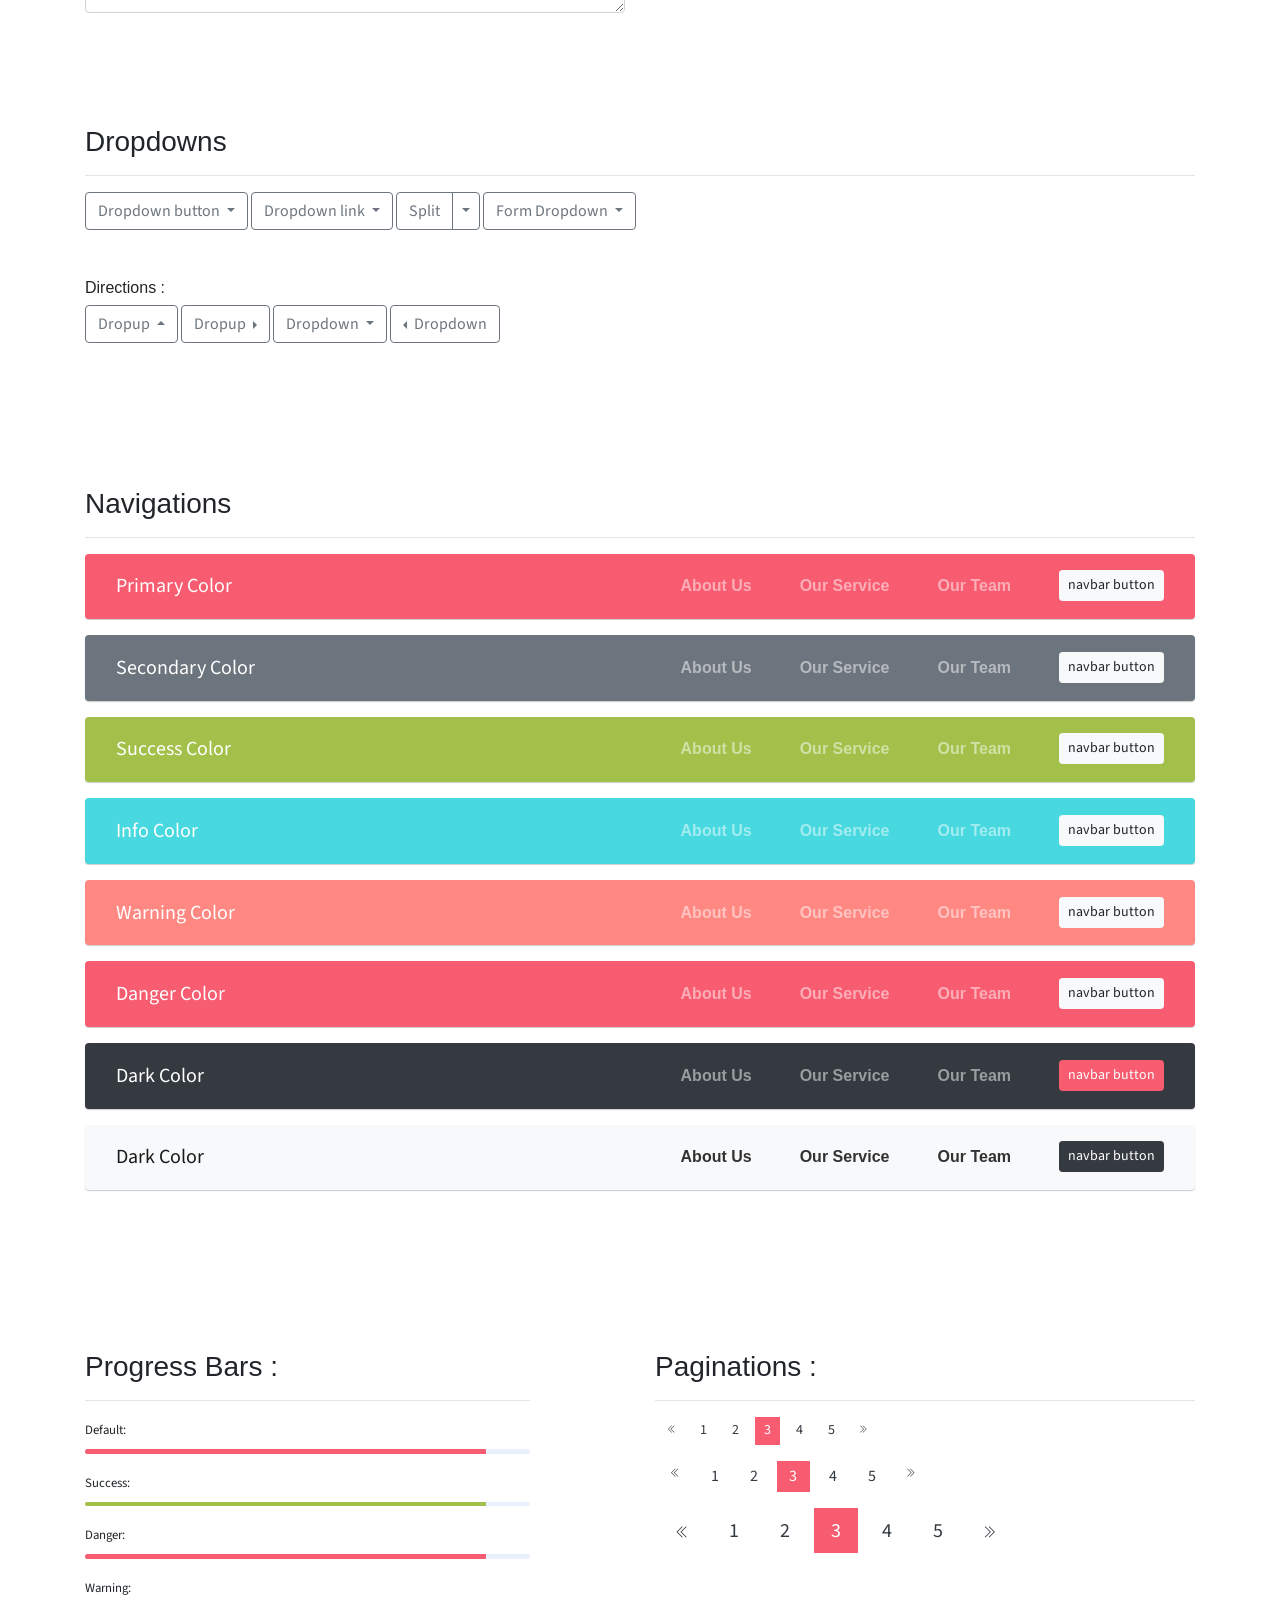
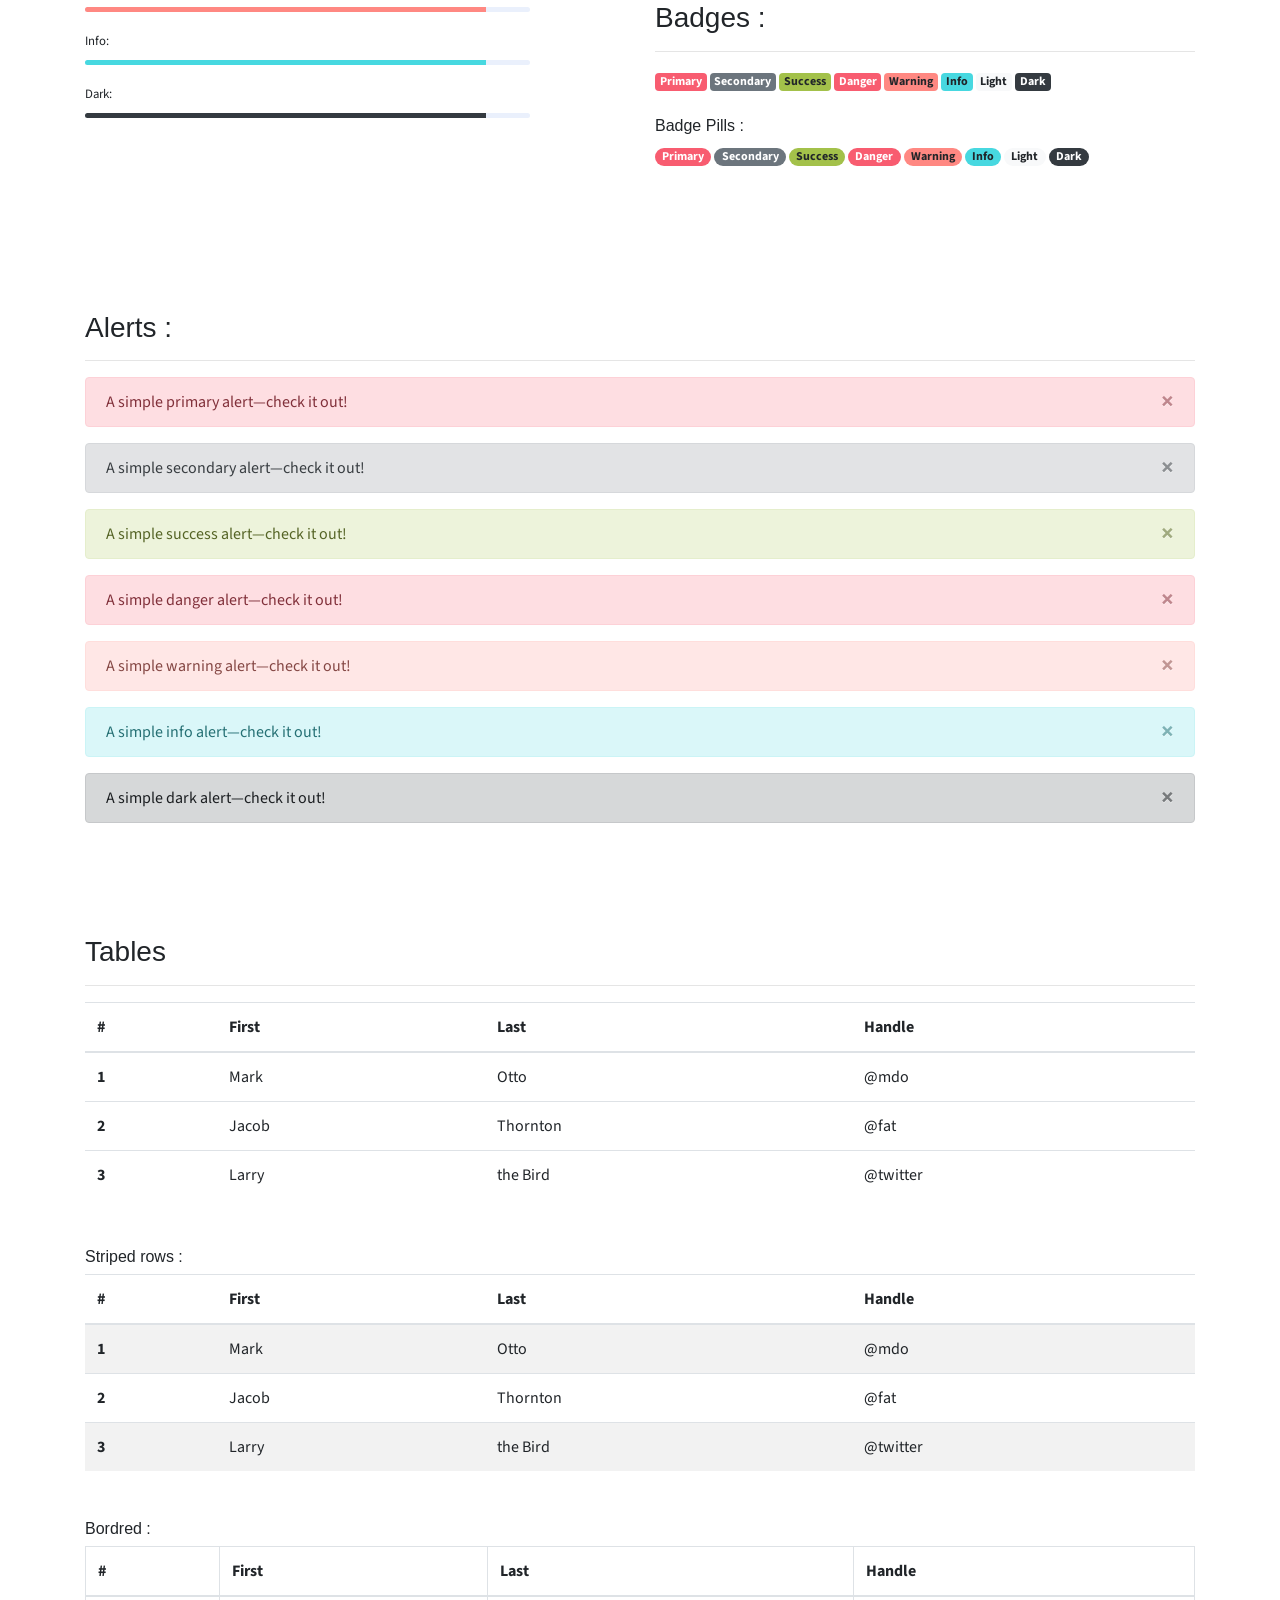
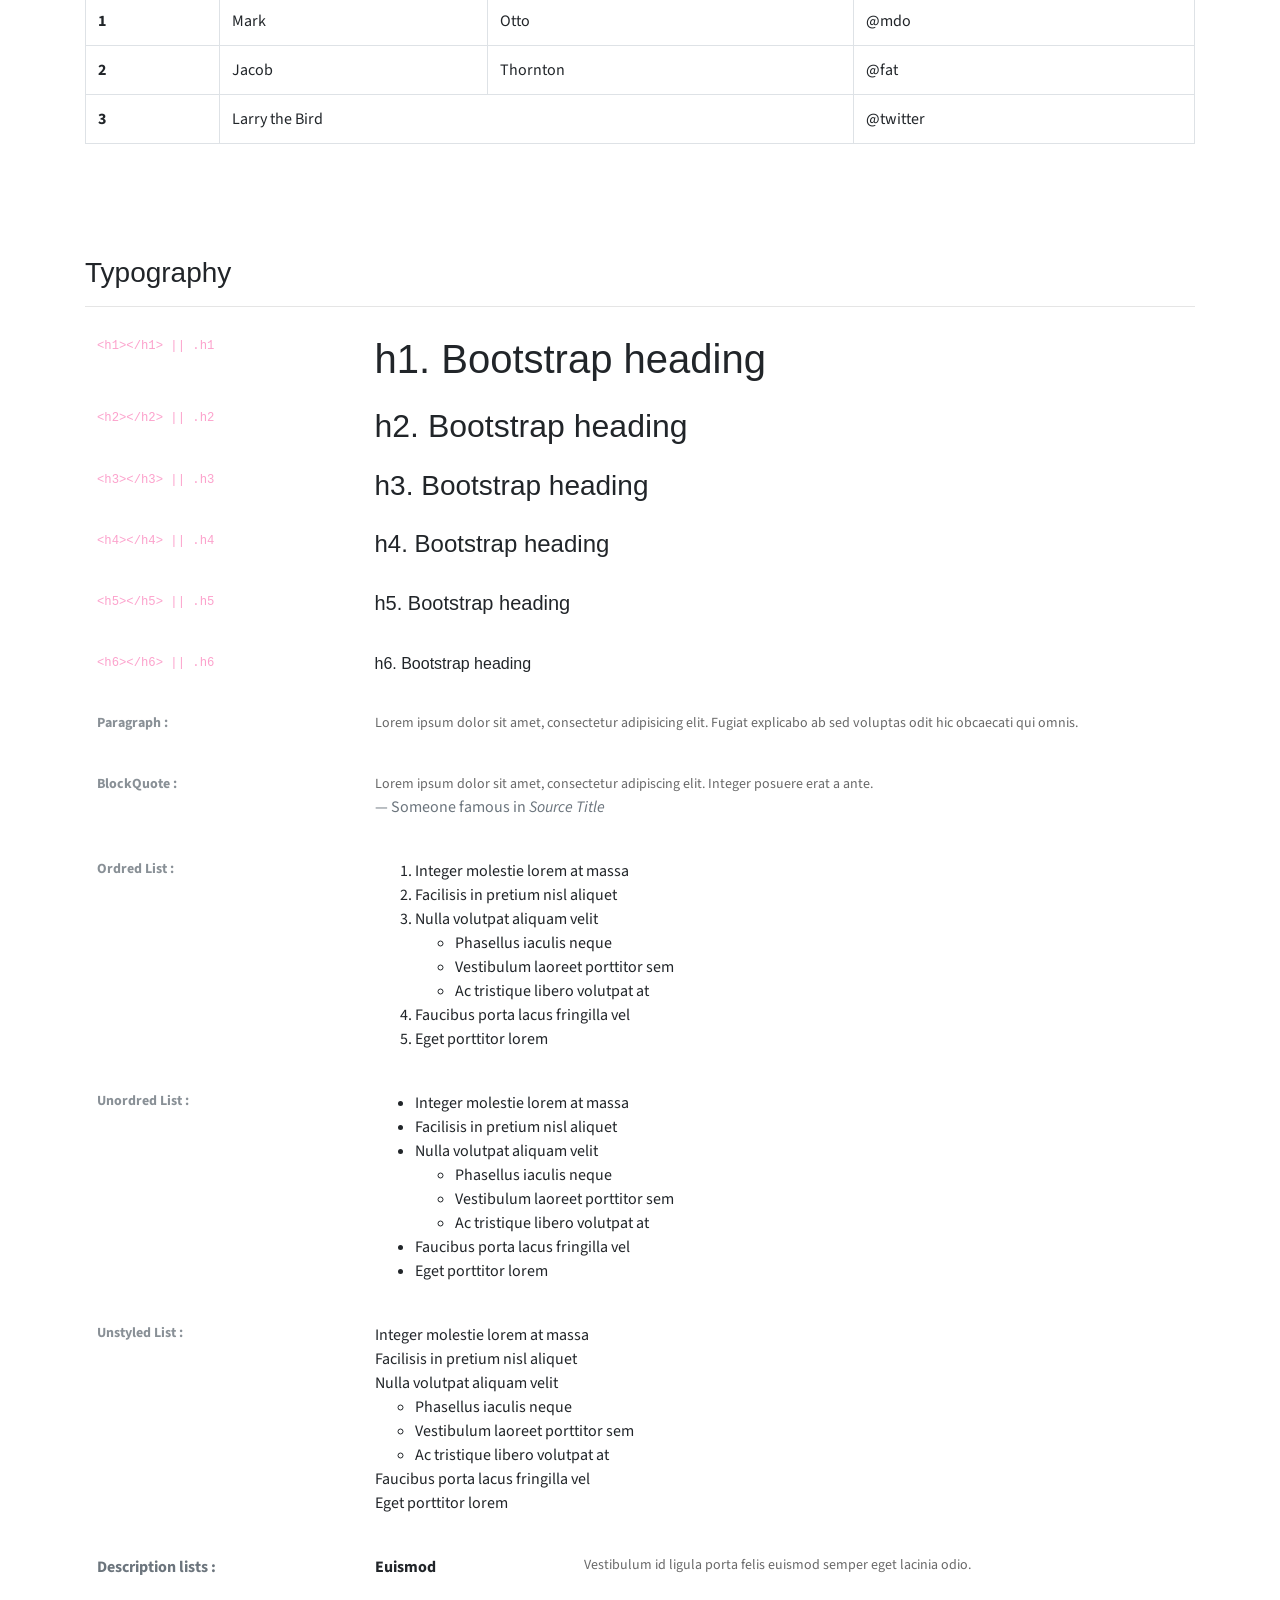
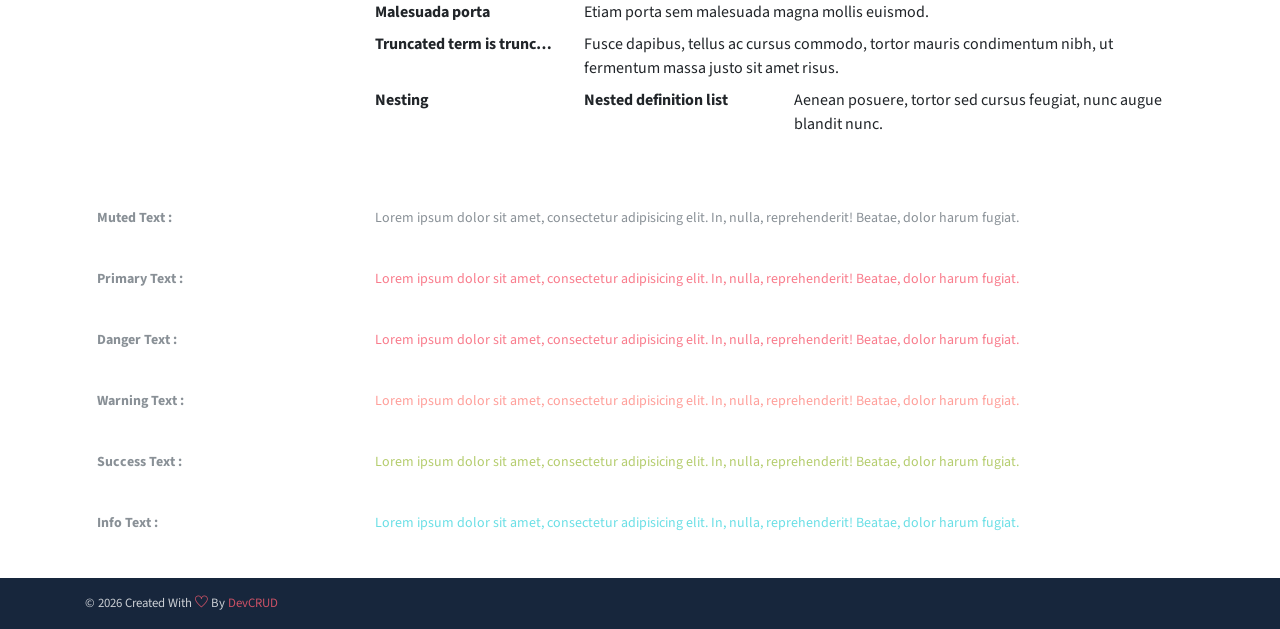
<file: components.html>
<!DOCTYPE html>
<html lang="en">
<head>
   <meta charset="utf-8">
   <meta name="viewport" content="width=device-width, initial-scale=1, shrink-to-fit=no">
   <meta name="description" content="Start your development with JohnDoe landing page.">
   <meta name="author" content="Devcrud">
   <title>JohnDoe Landing page | Components</title>
   <link rel="icon" href="assets/imgs/favicon.png" type="image/png">
   <!-- font icons -->
   <link rel="stylesheet" href="assets/vendors/themify-icons/css/themify-icons.css">
   <!-- Bootstrap + Steller  -->
   <link rel="stylesheet" href="assets/css/johndoe.css">
</head>
<body>

   <!-- Page Header -->
   <header class="header header-mini"> 
      <div class="header-title">Components</div> 
      <nav aria-label="breadcrumb">
         <ol class="breadcrumb">
            <li class="breadcrumb-item"><a href="/">Home</a></li>
            <li class="breadcrumb-item active" aria-current="page">Components</li>
         </ol>
      </nav>
   </header> <!-- End Of Page Header -->

   <!-- main content -->
   <div class="container">

      <!-- Buttons -->
      <h3 class="mt-5">Buttons</h3>
      <hr>
      <h6 class="section-secondary-title">Styles :</h6>
      <button class="btn btn-primary">Default</button>
      <button class="btn btn-outline-primary">outline</button>
      <button class="btn btn-primary rounded">Rounded</button>
      <button class="btn btn-primary rounded"><i class="ti-thumb-up pr-1"></i> With Icon</button>
      <button class="btn btn-primary circle"><i class="ti-heart"></i></button>

      <h6 class="section-secondary-title mt-5">Sizes :</h6>
      <button class="btn btn-primary btn-lg">Large</button>
      <button class="btn btn-primary ">Regular</button>
      <button class="btn btn-primary btn-sm">Small</button>
      <button class="btn btn-primary w-sm ml-3">w-sm</button>
      <button class="btn btn-primary w-md">w-md</button>
      <button class="btn btn-primary w-lg">w-lg</button>

      <h6 class="section-secondary-title mt-5">Colors :</h6>          
      <button type="button" class="btn btn-primary">Primary</button>
      <button type="button" class="btn btn-secondary">Secondary</button>
      <button type="button" class="btn btn-success">Success</button>
      <button type="button" class="btn btn-danger">Danger</button>
      <button type="button" class="btn btn-warning">Warning</button>
      <button type="button" class="btn btn-info">Info</button>
      <button type="button" class="btn btn-light">Light</button>
      <button type="button" class="btn btn-dark">Dark</button>

      <h6 class="section-secondary-title mt-5">Buttons Tags :</h6>
      <button class="btn btn-primary" type="submit">Button</button>
      <input class="btn btn-primary" type="button" value="Input">
      <input class="btn btn-primary" type="submit" value="Submit">
      <input class="btn btn-primary" type="reset" value="Reset">
      
      <!-- devider -->
      <div class="py-5"></div>

      <!-- Inputs -->
      <h3>Inputs</h3>
      <hr>
      <div class="row mt-5">
         <div class="col-md-6">
            <h6 class="section-secondary-title">Form controls :</h6>        
            <div class="form-group">
               <input type="email" class="form-control" id="exampleFormControlInput1" placeholder="Email address">
            </div>
            <div class="form-group">
               <input type="date" class="form-control" id="exampleFormControlInput1" placeholder="Date">
            </div>
            <div class="form-group">
               <input class="form-control" type="text" placeholder="Readonly input here…" readonly>
            </div>
            <div class="form-group">
               <input class="form-control" id="disabledInput" type="text" placeholder="Disabled input here..." disabled>
            </div>
            <div class="form-group">
               <select class="form-control" id="exampleFormControlSelect1">
                  <option>Example select</option>
                  <option>1</option>
                  <option>2</option>
                  <option>3</option>
                  <option>4</option>
                  <option>5</option>
               </select>
            </div>
            <div class="form-group">
               <select multiple class="form-control" id="exampleFormControlSelect2">
                  <option>Example multiple select</option>
                  <option>1</option>
                  <option>2</option>
                  <option>3</option>
                  <option>4</option>
                  <option>5</option>
               </select>
            </div>
            <div class="form-group">
               <textarea class="form-control" id="exampleFormControlTextarea1" rows="3" placeholder="Example textarea"></textarea>
            </div>
         </div>
         <div class="col-md-6">
            <h6 class="section-secondary-title">Sizes :</h6>    
            <div class="form-group">
               <input class="form-control form-control-lg" type="text" placeholder=".form-control-lg">             
            </div>
            <div class="form-group">
               <input class="form-control" type="text" placeholder="Default input">
            </div>
            <div class="form-group">
               <input class="form-control form-control-sm" type="text" placeholder=".form-control-sm"> 
            </div>
         </div>
      </div> <!-- end of inputs -->   

      <!-- devider -->
      <div class="py-5"></div>             

      <!-- Dropdowns -->
      <h3 class="components-section-title font-weight-normal">Dropdowns</h3>
      <hr>
      <div class="dropdown d-inline-block">
         <button class="btn btn-outline-secondary dropdown-toggle" type="button" id="dropdownMenuButton" data-toggle="dropdown" aria-haspopup="true" aria-expanded="false">
         Dropdown button
         </button>
         <div class="dropdown-menu" aria-labelledby="dropdownMenuButton">
         <a class="dropdown-item" href="#">Action</a>
         <a class="dropdown-item" href="#">Another action</a>
         <a class="dropdown-item" href="#">Something else here</a>
         </div>
      </div>
      <div class="dropdown d-inline-block">
         <a class="btn btn-outline-secondary dropdown-toggle" href="#" role="button" id="dropdownMenuLink" data-toggle="dropdown" aria-haspopup="true" aria-expanded="false">
            Dropdown link
         </a>
         <div class="dropdown-menu" aria-labelledby="dropdownMenuLink">
            <a class="dropdown-item" href="#">Action</a>
            <a class="dropdown-item" href="#">Another action</a>
            <a class="dropdown-item" href="#">Something else here</a>
         </div>
      </div>
      <div class="btn-group">
         <button type="button" class="btn btn-outline-secondary">Split</button>
         <button type="button" class="btn btn-outline-secondary dropdown-toggle dropdown-toggle-split" data-toggle="dropdown" aria-haspopup="true" aria-expanded="false">
         <span class="sr-only">Toggle Dropdown</span>
         </button>
         <div class="dropdown-menu">
            <a class="dropdown-item" href="#">Action</a>
            <a class="dropdown-item" href="#">Another action</a>
            <a class="dropdown-item" href="#">Something else here</a>
            <div class="dropdown-divider"></div>
            <a class="dropdown-item" href="#">Separated link</a>
         </div>
      </div>
      <div class="btn-group">
         <button class="btn btn-outline-secondary dropdown-toggle" type="button" id="dropdownMenuButton" data-toggle="dropdown" aria-haspopup="true" aria-expanded="false">
            Form Dropdown
         </button>
         <div class="dropdown-menu form">
            <form class="px-4 py-3">
               <div class="form-group">
                  <input type="email" class="form-control" id="exampleDropdownFormEmail1" placeholder="email@example.com">
               </div>
               <div class="form-group">
                  <input type="password" class="form-control" id="exampleDropdownFormPassword1" placeholder="Password">
               </div>
               <div class="form-check mb-3">
                  <input type="checkbox" class="form-check-input" id="dropdownCheck">
                  <label class="form-check-label" for="dropdownCheck">
                     Remember me
                  </label>
               </div>
               <button type="submit" class="btn btn-primary btn-block">Sign in</button>
            </form>
            <div class="dropdown-divider"></div>
            <a class="dropdown-item" href="#"><small>New around here? Sign up</small></a>
            <a class="dropdown-item" href="#"><small>Forgot password?</small></a>
         </div>
      </div>       
      <h6 class="section-secondary-title mt-5">Directions :</h6>  
      <div class="btn-group dropup">
         <button type="button" class="btn btn-outline-secondary dropdown-toggle" data-toggle="dropdown" aria-haspopup="true" aria-expanded="false">
            Dropup
         </button>
         <div class="dropdown-menu">
            <a class="dropdown-item" href="#">Action</a>
            <a class="dropdown-item" href="#">Another action</a>
            <a class="dropdown-item" href="#">Something else here</a>
            <div class="dropdown-divider"></div>
            <a class="dropdown-item" href="#">Separated link</a>
         </div>
      </div>
      <div class="btn-group dropright">
         <button type="button" class="btn btn-outline-secondary dropdown-toggle" data-toggle="dropdown" aria-haspopup="true" aria-expanded="false">
            Dropup
         </button>
         <div class="dropdown-menu">
            <a class="dropdown-item" href="#">Action</a>
            <a class="dropdown-item" href="#">Another action</a>
            <a class="dropdown-item" href="#">Something else here</a>
            <div class="dropdown-divider"></div>
            <a class="dropdown-item" href="#">Separated link</a>
         </div>
      </div>
      <div class="btn-group">
         <button type="button" class="btn btn-outline-secondary dropdown-toggle" data-toggle="dropdown" aria-haspopup="true" aria-expanded="false">
            Dropdown
         </button>
         <div class="dropdown-menu">
            <a class="dropdown-item" href="#">Action</a>
            <a class="dropdown-item" href="#">Another action</a>
            <a class="dropdown-item" href="#">Something else here</a>
            <div class="dropdown-divider"></div>
            <a class="dropdown-item" href="#">Separated link</a>
         </div>
      </div>
      <div class="btn-group dropleft">
         <button type="button" class="btn btn-outline-secondary dropdown-toggle" data-toggle="dropdown" aria-haspopup="true" aria-expanded="false">
            Dropdown
         </button>
         <div class="dropdown-menu">
            <a class="dropdown-item" href="#">Action</a>
            <a class="dropdown-item" href="#">Another action</a>
            <a class="dropdown-item" href="#">Something else here</a>
            <div class="dropdown-divider"></div>
            <a class="dropdown-item" href="#">Separated link</a>
         </div>
      </div> <!-- end of Dropdowns -->  

      <!-- devider -->
      <div class="py-5"></div>   

      <!-- navbars -->
      <h3 class="components-section-title font-weight-normal mt-5">Navigations</h3>
      <hr>
      <nav class="navbar navbar-expand-sm navbar-dark bg-primary rounded shadow mb-3">
         <div class="container">
            <a class="navbar-brand" href="#">Primary Color</a>
            <button class="navbar-toggler ml-auto" type="button" data-toggle="collapse" data-target="#navbarSupportedContent" aria-controls="navbarSupportedContent" aria-expanded="false" aria-label="Toggle navigation">
            <span class="navbar-toggler-icon"></span>
            </button>
            <div class="collapse navbar-collapse" id="navbarSupportedContent">
               <ul class="navbar-nav ml-auto"> 
                  <li class="nav-item">
                     <a class="nav-link" href="#about">About Us</a>
                  </li>
                  <li class="nav-item">
                     <a class="nav-link" href="#service">Our Service</a>
                  </li>
                  <li class="nav-item">
                     <a class="nav-link" href="#team">Our Team</a>
                  </li>
                  <li class="nav-item">
                     <a href="#book-table" class="ml-4 mt-1 btn btn-light btn-sm">navbar button</a>
                  </li>
               </ul>                       
            </div>
         </div>
      </nav>
      <nav class="navbar navbar-expand-sm navbar-dark bg-secondary rounded shadow mb-3">
         <div class="container">
            <a class="navbar-brand" href="#">Secondary Color</a>
            <button class="navbar-toggler ml-auto" type="button" data-toggle="collapse" data-target="#navbarSupportedContent" aria-controls="navbarSupportedContent" aria-expanded="false" aria-label="Toggle navigation">
            <span class="navbar-toggler-icon"></span>
            </button>
            <div class="collapse navbar-collapse" id="navbarSupportedContent">
               <ul class="navbar-nav ml-auto"> 
                  <li class="nav-item">
                     <a class="nav-link" href="#about">About Us</a>
                  </li>
                  <li class="nav-item">
                     <a class="nav-link" href="#service">Our Service</a>
                  </li>
                  <li class="nav-item">
                     <a class="nav-link" href="#team">Our Team</a>
                  </li>
                  <li class="nav-item">
                     <a href="#book-table" class="ml-4 mt-1 btn btn-light btn-sm">navbar button</a>
                  </li>
               </ul>                       
            </div>
         </div>
      </nav>
      <nav class="navbar navbar-expand-sm navbar-dark bg-success rounded shadow mb-3">
         <div class="container">
            <a class="navbar-brand" href="#">Success Color</a>
            <button class="navbar-toggler ml-auto" type="button" data-toggle="collapse" data-target="#navbarSupportedContent" aria-controls="navbarSupportedContent" aria-expanded="false" aria-label="Toggle navigation">
            <span class="navbar-toggler-icon"></span>
            </button>
            <div class="collapse navbar-collapse" id="navbarSupportedContent">
               <ul class="navbar-nav ml-auto"> 
                  <li class="nav-item">
                     <a class="nav-link" href="#about">About Us</a>
                  </li>
                  <li class="nav-item">
                     <a class="nav-link" href="#service">Our Service</a>
                  </li>
                  <li class="nav-item">
                     <a class="nav-link" href="#team">Our Team</a>
                  </li>
                  <li class="nav-item">
                     <a href="#book-table" class="ml-4 mt-1 btn btn-light btn-sm">navbar button</a>
                  </li>
               </ul>                       
            </div>
         </div>
      </nav>
      <nav class="navbar navbar-expand-sm navbar-dark bg-info rounded shadow mb-3">
         <div class="container">
            <a class="navbar-brand" href="#">Info Color</a>
            <button class="navbar-toggler ml-auto" type="button" data-toggle="collapse" data-target="#navbarSupportedContent" aria-controls="navbarSupportedContent" aria-expanded="false" aria-label="Toggle navigation">
            <span class="navbar-toggler-icon"></span>
            </button>
            <div class="collapse navbar-collapse" id="navbarSupportedContent">
               <ul class="navbar-nav ml-auto"> 
                  <li class="nav-item">
                     <a class="nav-link" href="#about">About Us</a>
                  </li>
                  <li class="nav-item">
                     <a class="nav-link" href="#service">Our Service</a>
                  </li>
                  <li class="nav-item">
                     <a class="nav-link" href="#team">Our Team</a>
                  </li>
                  <li class="nav-item">
                     <a href="#book-table" class="ml-4 mt-1 btn btn-light btn-sm">navbar button</a>
                  </li>
               </ul>                       
            </div>
         </div>
      </nav>
      <nav class="navbar navbar-expand-sm navbar-dark bg-warning rounded shadow mb-3">
         <div class="container">
            <a class="navbar-brand" href="#">Warning Color</a>
            <button class="navbar-toggler ml-auto" type="button" data-toggle="collapse" data-target="#navbarSupportedContent" aria-controls="navbarSupportedContent" aria-expanded="false" aria-label="Toggle navigation">
            <span class="navbar-toggler-icon"></span>
            </button>
            <div class="collapse navbar-collapse" id="navbarSupportedContent">
               <ul class="navbar-nav ml-auto"> 
                  <li class="nav-item">
                     <a class="nav-link" href="#about">About Us</a>
                  </li>
                  <li class="nav-item">
                     <a class="nav-link" href="#service">Our Service</a>
                  </li>
                  <li class="nav-item">
                     <a class="nav-link" href="#team">Our Team</a>
                  </li>
                  <li class="nav-item">
                     <a href="#book-table" class="ml-4 mt-1 btn btn-light btn-sm">navbar button</a>
                  </li>
               </ul>                       
            </div>
         </div>
      </nav>
      <nav class="navbar navbar-expand-sm navbar-dark bg-danger rounded shadow mb-3">
         <div class="container">
            <a class="navbar-brand" href="#">Danger Color</a>
            <button class="navbar-toggler ml-auto" type="button" data-toggle="collapse" data-target="#navbarSupportedContent" aria-controls="navbarSupportedContent" aria-expanded="false" aria-label="Toggle navigation">
            <span class="navbar-toggler-icon"></span>
            </button>
            <div class="collapse navbar-collapse" id="navbarSupportedContent">
               <ul class="navbar-nav ml-auto"> 
                  <li class="nav-item">
                     <a class="nav-link" href="#about">About Us</a>
                  </li>
                  <li class="nav-item">
                     <a class="nav-link" href="#service">Our Service</a>
                  </li>
                  <li class="nav-item">
                     <a class="nav-link" href="#team">Our Team</a>
                  </li>
                  <li class="nav-item">
                     <a href="#book-table" class="ml-4 mt-1 btn btn-light btn-sm">navbar button</a>
                  </li>
               </ul>                       
            </div>
         </div>
      </nav>
      <nav class="navbar navbar-expand-sm navbar-dark bg-dark rounded shadow mb-3">
         <div class="container">
            <a class="navbar-brand" href="#">Dark Color</a>
            <button class="navbar-toggler ml-auto" type="button" data-toggle="collapse" data-target="#navbarSupportedContent" aria-controls="navbarSupportedContent" aria-expanded="false" aria-label="Toggle navigation">
            <span class="navbar-toggler-icon"></span>
            </button>
            <div class="collapse navbar-collapse" id="navbarSupportedContent">
               <ul class="navbar-nav ml-auto"> 
                  <li class="nav-item">
                     <a class="nav-link" href="#about">About Us</a>
                  </li>
                  <li class="nav-item">
                     <a class="nav-link" href="#service">Our Service</a>
                  </li>
                  <li class="nav-item">
                     <a class="nav-link" href="#team">Our Team</a>
                  </li>
                  <li class="nav-item">
                     <a href="#book-table" class="ml-4 mt-1 btn btn-primary btn-sm">navbar button</a>
                  </li>
               </ul>                       
            </div>
         </div>
      </nav>
      <nav class="navbar navbar-expand-sm navbar-light bg-light rounded shadow mb-3">
         <div class="container">
            <a class="navbar-brand" href="#">Dark Color</a>
            <button class="navbar-toggler ml-auto" type="button" data-toggle="collapse" data-target="#navbarSupportedContent" aria-controls="navbarSupportedContent" aria-expanded="false" aria-label="Toggle navigation">
            <span class="navbar-toggler-icon"></span>
            </button>
            <div class="collapse navbar-collapse" id="navbarSupportedContent">
               <ul class="navbar-nav ml-auto"> 
                  <li class="nav-item">
                     <a class="nav-link" href="#about">About Us</a>
                  </li>
                  <li class="nav-item">
                     <a class="nav-link" href="#service">Our Service</a>
                  </li>
                  <li class="nav-item">
                     <a class="nav-link" href="#team">Our Team</a>
                  </li>
                  <li class="nav-item">
                     <a href="#book-table" class="ml-4 mt-1 btn btn-dark btn-sm">navbar button</a>
                  </li>
               </ul>                       
            </div>
         </div>
      </nav>
      <!-- End of navbars -->

      <!-- devider -->
      <div class="py-5"></div>   
      
      <!-- progress bars -->
      <div class="row justify-content-between">
         <div class="col-md-5">
            <h3 class="components-section-title font-weight-normal mt-5">Progress Bars :</h3>
            <hr>
            <small>Default: </small>
            <div class="progress mt-2 mb-3">
               <div class="progress-bar" role="progressbar" style="width: 90%" aria-valuenow="25" aria-valuemin="0" aria-valuemax="100"></div>
            </div>
            <small>Success:</small>
            <div class="progress mt-2 mb-3">
               <div class="progress-bar bg-success" role="progressbar" style="width: 90%" aria-valuenow="25" aria-valuemin="0" aria-valuemax="100"></div>
            </div>
            <small>Danger:</small>
            <div class="progress mt-2 mb-3">
               <div class="progress-bar bg-danger" role="progressbar" style="width: 90%" aria-valuenow="25" aria-valuemin="0" aria-valuemax="100"></div>
            </div>
            <small>Warning:</small>
            <div class="progress mt-2 mb-3">
               <div class="progress-bar bg-warning" role="progressbar" style="width: 90%" aria-valuenow="25" aria-valuemin="0" aria-valuemax="100"></div>
            </div>
            <small>Info:</small>
            <div class="progress mt-2 mb-3">
               <div class="progress-bar bg-info" role="progressbar" style="width: 90%" aria-valuenow="25" aria-valuemin="0" aria-valuemax="100"></div>
            </div>
            <small>Dark:</small>
            <div class="progress mt-2 mb-3">
               <div class="progress-bar bg-dark" role="progressbar" style="width: 90%" aria-valuenow="25" aria-valuemin="0" aria-valuemax="100"></div>
            </div>
         </div>
         <div class="col-md-6">
            <h3 class="components-section-title font-weight-normal mt-5">Paginations :</h3>
            <hr>
            <nav aria-label="Page navigation example">
               <ul class="pagination pagination-sm">
                  <li class="page-item"><a class="page-link" href="#"><i class="ti-angle-double-left"></i></a></li>
                  <li class="page-item"><a class="page-link" href="#">1</a></li>
                  <li class="page-item"><a class="page-link" href="#">2</a></li>
                  <li class="page-item active"><a class="page-link" href="#">3</a></li>
                  <li class="page-item"><a class="page-link" href="#">4</a></li>
                  <li class="page-item"><a class="page-link" href="#">5</a></li>
                  <li class="page-item"><a class="page-link" href="#"><i class="ti-angle-double-right"></i></a></li>
               </ul>
            </nav>
            <nav aria-label="Page navigation example">
               <ul class="pagination">
               <li class="page-item"><a class="page-link" href="#"><i class="ti-angle-double-left"></i></a></li>
                  <li class="page-item"><a class="page-link" href="#">1</a></li>
                  <li class="page-item"><a class="page-link" href="#">2</a></li>
                  <li class="page-item active"><a class="page-link" href="#">3</a></li>
                  <li class="page-item"><a class="page-link" href="#">4</a></li>
                  <li class="page-item"><a class="page-link" href="#">5</a></li>
                  <li class="page-item"><a class="page-link" href="#"><i class="ti-angle-double-right"></i></a></li>
               </ul>
            </nav>
            <nav aria-label="Page navigation example">
               <ul class="pagination pagination-lg">
                  <li class="page-item"><a class="page-link" href="#"><i class="ti-angle-double-left"></i></a></li>
                  <li class="page-item"><a class="page-link" href="#">1</a></li>
                  <li class="page-item"><a class="page-link" href="#">2</a></li>
                  <li class="page-item active"><a class="page-link" href="#">3</a></li>
                  <li class="page-item"><a class="page-link" href="#">4</a></li>
                  <li class="page-item"><a class="page-link" href="#">5</a></li>
                  <li class="page-item"><a class="page-link" href="#"><i class="ti-angle-double-right"></i></a></li>
               </ul>
            </nav>

            <!-- Badges -->
            <h3 class="components-section-title font-weight-normal mt-5">Badges :</h3>
            <hr>
            <span class="badge badge-primary">Primary</span>
            <span class="badge badge-secondary">Secondary</span>
            <span class="badge badge-success">Success</span>
            <span class="badge badge-danger">Danger</span>
            <span class="badge badge-warning">Warning</span>
            <span class="badge badge-info">Info</span>
            <span class="badge badge-light">Light</span>
            <span class="badge badge-dark">Dark</span>
            <h6 class="section-secondary-title mt-4 mb-2">Badge Pills :</h6>
            <span class="badge badge-pill badge-primary">Primary</span>
            <span class="badge badge-pill badge-secondary">Secondary</span>
            <span class="badge badge-pill badge-success">Success</span>
            <span class="badge badge-pill badge-danger">Danger</span>
            <span class="badge badge-pill badge-warning">Warning</span>
            <span class="badge badge-pill badge-info">Info</span>
            <span class="badge badge-pill badge-light">Light</span>
            <span class="badge badge-pill badge-dark">Dark</span>
         </div>
      </div> <!-- End of Progress bars -->

      <!-- devider -->
      <div class="py-5"></div>  

      <!-- Alerts -->
      <h3 class="components-section-title font-weight-normal mt-5">Alerts :</h3>
      <hr>
      <div class="alert alert-primary alert-dismissible fade show" role="alert">
         A simple primary alert—check it out!
         <button type="button" class="close" data-dismiss="alert" aria-label="Close">
            <span aria-hidden="true">&times;</span>
         </button>
      </div>
      <div class="alert alert-secondary alert-dismissible fade show" role="alert">
         A simple secondary alert—check it out!
         <button type="button" class="close" data-dismiss="alert" aria-label="Close">
            <span aria-hidden="true">&times;</span>
         </button>
      </div>
      <div class="alert alert-success alert-dismissible fade show" role="alert">
         A simple success alert—check it out!
         <button type="button" class="close" data-dismiss="alert" aria-label="Close">
            <span aria-hidden="true">&times;</span>
         </button>
      </div>
      <div class="alert alert-danger alert-dismissible fade show" role="alert">
         A simple danger alert—check it out!
         <button type="button" class="close" data-dismiss="alert" aria-label="Close">
            <span aria-hidden="true">&times;</span>
         </button>
      </div>
      <div class="alert alert-warning alert-dismissible fade show" role="alert">
         A simple warning alert—check it out!
         <button type="button" class="close" data-dismiss="alert" aria-label="Close">
            <span aria-hidden="true">&times;</span>
         </button>
      </div>
      <div class="alert alert-info alert-dismissible fade show" role="alert">
         A simple info alert—check it out!
         <button type="button" class="close" data-dismiss="alert" aria-label="Close">
            <span aria-hidden="true">&times;</span>
         </button>
      </div>
      <div class="alert alert-dark alert-dismissible fade show" role="alert">
         A simple dark alert—check it out!
         <button type="button" class="close" data-dismiss="alert" aria-label="Close">
            <span aria-hidden="true">&times;</span>
         </button>
      </div>
      <!-- end of alerts -->

      <!-- devider -->
      <div class="py-5"></div> 
   
      <!-- tables -->
      <h3 class="components-section-title">Tables</h3>
      <hr>
      <table class="table">
         <thead>
            <tr>
               <th scope="col">#</th>
               <th scope="col">First</th>
               <th scope="col">Last</th>
               <th scope="col">Handle</th>
            </tr>
         </thead>
         <tbody>
            <tr>
               <th scope="row">1</th>
               <td>Mark</td>
               <td>Otto</td>
               <td>@mdo</td>
            </tr>
            <tr>
               <th scope="row">2</th>
               <td>Jacob</td>
               <td>Thornton</td>
               <td>@fat</td>
            </tr>
            <tr>
               <th scope="row">3</th>
               <td>Larry</td>
               <td>the Bird</td>
               <td>@twitter</td>
            </tr>
         </tbody>
      </table>

      <h6 class="section-secondary-title mt-5">Striped rows :</h6>
      <table class="table table-striped">
         <thead>
            <tr>
               <th scope="col">#</th>
               <th scope="col">First</th>
               <th scope="col">Last</th>
               <th scope="col">Handle</th>
            </tr>
         </thead>
         <tbody>
            <tr>
               <th scope="row">1</th>
               <td>Mark</td>
               <td>Otto</td>
               <td>@mdo</td>
            </tr>
            <tr>
               <th scope="row">2</th>
               <td>Jacob</td>
               <td>Thornton</td>
               <td>@fat</td>
            </tr>
            <tr>
               <th scope="row">3</th>
               <td>Larry</td>
               <td>the Bird</td>
               <td>@twitter</td>
            </tr>
         </tbody>
      </table>

      <h6 class="section-secondary-title mt-5">Bordred :</h6>
      <table class="table table-bordered">
         <thead>
            <tr>
               <th scope="col">#</th>
               <th scope="col">First</th>
               <th scope="col">Last</th>
               <th scope="col">Handle</th>
            </tr>
         </thead>
         <tbody>
            <tr>
               <th scope="row">1</th>
               <td>Mark</td>
               <td>Otto</td>
               <td>@mdo</td>
            </tr>
            <tr>
               <th scope="row">2</th>
               <td>Jacob</td>
               <td>Thornton</td>
               <td>@fat</td>
            </tr>
            <tr>
               <th scope="row">3</th>
               <td colspan="2">Larry the Bird</td>
               <td>@twitter</td>
            </tr>
         </tbody>
      </table>
      <!-- end of tables -->

      <!-- devider -->
      <div class="py-5"></div> 

      <!-- typography -->
      <h3 class="components-section-title">Typography</h3>
      <hr>
     
      <table class="table table-borderless v-align-center">
         <tbody>
            <tr>
               <td>
                  <p><code class="highlighter-rouge">&lt;h1&gt;&lt;/h1&gt; || .h1</code></p>
               </td>
               <td class="w-75"><span class="h1">h1. Bootstrap heading</span></td>
            </tr>
            <tr>
               <td>
                  <p><code class="highlighter-rouge">&lt;h2&gt;&lt;/h2&gt; || .h2</code></p>
               </td>
               <td><span class="h2">h2. Bootstrap heading</span></td>
            </tr>
            <tr>
               <td>
                  <p><code class="highlighter-rouge">&lt;h3&gt;&lt;/h3&gt; || .h3</code></p>
               </td>
               <td><span class="h3">h3. Bootstrap heading</span></td>
            </tr>
            <tr>
               <td>
                  <p><code class="highlighter-rouge">&lt;h4&gt;&lt;/h4&gt; || .h4</code></p>
               </td>
               <td><span class="h4">h4. Bootstrap heading</span></td>
            </tr>
            <tr>
               <td>
                  <p><code class="highlighter-rouge">&lt;h5&gt;&lt;/h5&gt; || .h5</code></p>
               </td>
               <td><span class="h5">h5. Bootstrap heading</span></td>
            </tr>
            <tr>
               <td>
                  <p><code class="highlighter-rouge">&lt;h6&gt;&lt;/h6&gt; || .h6</code></p>
               </td>
               <td><span class="h6">h6. Bootstrap heading</span></td>
            </tr>
            <tr>
               <td>
                  <p class="font-weight-bold text-muted">Paragraph :</p>
               </td>
               <td><p>Lorem ipsum dolor sit amet, consectetur adipisicing elit. Fugiat explicabo ab sed voluptas odit hic obcaecati qui omnis.</p></td>
            </tr>
            <tr>
               <td>
                  <p class="font-weight-bold text-muted">BlockQuote :</p>
               </td>
               <td>
                  <blockquote class="blockquote">
                     <p class="mb-0">Lorem ipsum dolor sit amet, consectetur adipiscing elit. Integer posuere erat a ante.</p>
                     <footer class="blockquote-footer">Someone famous in <cite title="Source Title">Source Title</cite></footer>
                  </blockquote>
               </td>
            </tr>

            
            <tr>
               <td><p class="font-weight-bold text-muted">Ordred List :</p></td>
               <td>
                  <ol>
                     <li>Integer molestie lorem at massa</li>
                     <li>Facilisis in pretium nisl aliquet</li>
                     <li>Nulla volutpat aliquam velit
                        <ul>
                           <li>Phasellus iaculis neque</li>
                           <li>Vestibulum laoreet porttitor sem</li>
                           <li>Ac tristique libero volutpat at</li>
                        </ul>
                     </li>
                     <li>Faucibus porta lacus fringilla vel</li>
                     <li>Eget porttitor lorem</li>
                  </ol>
               </td>
            </tr>
            <tr>
               <td><p class="font-weight-bold text-muted">Unordred List :</p></td>
               <td>
                  <ul >
                     <li>Integer molestie lorem at massa</li>
                     <li>Facilisis in pretium nisl aliquet</li>
                     <li>Nulla volutpat aliquam velit
                        <ul>
                           <li>Phasellus iaculis neque</li>
                           <li>Vestibulum laoreet porttitor sem</li>
                           <li>Ac tristique libero volutpat at</li>
                        </ul>
                     </li>
                     <li>Faucibus porta lacus fringilla vel</li>
                     <li>Eget porttitor lorem</li>
                  </ul>
               </td>
            </tr>
            <tr>
               <td><p class="font-weight-bold text-muted">Unstyled List :</p></td>
               <td>
                  <ul class="list-unstyled">
                     <li>Integer molestie lorem at massa</li>
                     <li>Facilisis in pretium nisl aliquet</li>
                     <li>Nulla volutpat aliquam velit
                        <ul>
                           <li>Phasellus iaculis neque</li>
                           <li>Vestibulum laoreet porttitor sem</li>
                           <li>Ac tristique libero volutpat at</li>
                        </ul>
                     </li>
                     <li>Faucibus porta lacus fringilla vel</li>
                     <li>Eget porttitor lorem</li>
                  </ul>
               </td>
            </tr>
            <tr>
               <td class="font-weight-bold text-muted">Description lists : </td>
               <td>
                  <dl class="row">
                     <dt class="col-sm-3">Euismod</dt>
                     <dd class="col-sm-9">
                        <p>Vestibulum id ligula porta felis euismod semper eget lacinia odio.</p>
                     </dd>

                     <dt class="col-sm-3">Malesuada porta</dt>
                     <dd class="col-sm-9">Etiam porta sem malesuada magna mollis euismod.</dd>

                     <dt class="col-sm-3 text-truncate">Truncated term is truncated</dt>
                     <dd class="col-sm-9">Fusce dapibus, tellus ac cursus commodo, tortor mauris condimentum nibh, ut fermentum massa justo sit amet risus.</dd>

                     <dt class="col-sm-3">Nesting</dt>
                     <dd class="col-sm-9">
                        <dl class="row">
                           <dt class="col-sm-4">Nested definition list</dt>
                           <dd class="col-sm-8">Aenean posuere, tortor sed cursus feugiat, nunc augue blandit nunc.</dd>
                        </dl>
                     </dd>
                  </dl>
               </td>
            </tr>
            <tr>
               <td>
                  <p class="font-weight-bold text-muted">Muted Text :</p>
               </td>
               <td>
                  <p class="text-muted">Lorem ipsum dolor sit amet, consectetur adipisicing elit. In, nulla, reprehenderit! Beatae, dolor harum fugiat.</p>
               </td>
            </tr>
            <tr>
               <td>
                  <p class="font-weight-bold text-muted">Primary Text :</p>
               </td>
               <td>
                  <p class="text-primary">Lorem ipsum dolor sit amet, consectetur adipisicing elit. In, nulla, reprehenderit! Beatae, dolor harum fugiat.</p>
               </td>
            </tr>
            <tr>
               <td>
                  <p class="font-weight-bold text-muted">Danger Text :</p>
               </td>
               <td>
                  <p class="text-danger">Lorem ipsum dolor sit amet, consectetur adipisicing elit. In, nulla, reprehenderit! Beatae, dolor harum fugiat.</p>
               </td>
            </tr>
            <tr>
               <td>
                  <p class="font-weight-bold text-muted">Warning Text :</p>
               </td>
               <td>
                  <p class="text-warning">Lorem ipsum dolor sit amet, consectetur adipisicing elit. In, nulla, reprehenderit! Beatae, dolor harum fugiat.</p>
               </td>
            </tr>
            <tr>
               <td>
                  <p class="font-weight-bold text-muted">Success Text :</p>
               </td>
               <td>
                  <p class="text-success">Lorem ipsum dolor sit amet, consectetur adipisicing elit. In, nulla, reprehenderit! Beatae, dolor harum fugiat.</p>
               </td>
            </tr>
            <tr>
               <td>
                  <p class="font-weight-bold text-muted">Info Text :</p>
               </td>
               <td>
                  <p class="text-info">Lorem ipsum dolor sit amet, consectetur adipisicing elit. In, nulla, reprehenderit! Beatae, dolor harum fugiat.</p>
               </td>
            </tr>
         </tbody>
      </table>
   </div>
   <!-- end of typography -->

   <!-- Page Footer -->
   <footer class="footer py-3">
        <div class="container">
            <p class="small mb-0 text-light">
                &copy; <script>document.write(new Date().getFullYear())</script> Created With <i class="ti-heart text-danger"></i> By <a href="http://devcrud.com" target="_blank"><span class="text-danger" title="Bootstrap 4 Themes and Dashboards">DevCRUD</span></a> 
            </p>
        </div>
    </footer>
   <!-- End of Page Footer -->  
   
   <!-- core  -->
   <script src="assets/vendors/jquery/jquery-3.4.1.js"></script>
   <script src="assets/vendors/bootstrap/bootstrap.bundle.js"></script>

</body>
</html>
</file>
<file: chaitrikaislive/style.css>
:root{--bg:#fbf7f4;--card:#ffffff;--ink:#2a2430;--muted:#6b6372;--accent:#c2457a;--line:#eadfe6}
@media (prefers-color-scheme:dark){:root{--bg:#17141a;--card:#211d25;--ink:#f1ecf3;--muted:#b3a9b9;--accent:#f08bb6;--line:#352e3b}}
*{box-sizing:border-box}
body{margin:0;background:var(--bg);color:var(--ink);font:16px/1.65 system-ui,-apple-system,"Segoe UI",Roboto,sans-serif}
header,main,footer{max-width:760px;margin:0 auto;padding:0 20px}
header{padding-top:28px;display:flex;justify-content:space-between;align-items:center;flex-wrap:wrap;gap:8px}
.brand{font-weight:700;font-size:20px;color:var(--ink);text-decoration:none}
.brand span{color:var(--accent)}
nav a{color:var(--muted);text-decoration:none;margin-left:16px;font-size:15px}
nav a:hover,nav a[aria-current]{color:var(--accent)}
main{padding-top:24px;padding-bottom:40px}
h1{font-size:30px;line-height:1.2;margin:16px 0 6px}
h2{font-size:20px;margin:32px 0 8px}
.sub{color:var(--muted);margin:0 0 20px}
.card{background:var(--card);border:1px solid var(--line);border-radius:14px;padding:18px 22px;margin:18px 0}
.yt{display:inline-block;border:1px solid var(--line);border-radius:999px;padding:4px 12px;font-size:14px;color:var(--muted);background:var(--card)}
a{color:var(--accent)}
ul{padding-left:22px}
li{margin:4px 0}
footer{border-top:1px solid var(--line);padding-top:16px;padding-bottom:32px;color:var(--muted);font-size:14px}
footer a{margin-right:14px}
</file>
<file: cstream/style.css>
:root{--bg:#0d0e16;--card:#171925;--ink:#f2f2f7;--muted:#a3a6b8;--accent:#ff4d6d;--hint:#7fd8f7;--line:#262940}
@media (prefers-color-scheme:light){:root{--bg:#f7f7fb;--card:#ffffff;--ink:#14151f;--muted:#565a70;--accent:#d6284a;--hint:#0a6c8c;--line:#e1e3ee}}
*{box-sizing:border-box}
body{margin:0;background:var(--bg);color:var(--ink);font:16px/1.65 system-ui,-apple-system,"Segoe UI",Roboto,sans-serif}
header,main,footer{max-width:760px;margin:0 auto;padding:0 20px}
header{padding-top:28px;display:flex;justify-content:space-between;align-items:center;flex-wrap:wrap;gap:10px}
.brand{display:inline-flex;align-items:center;gap:10px;font-weight:800;font-size:20px;color:var(--ink);text-decoration:none}
.brand img{width:36px;height:36px;border-radius:10px}
nav a{color:var(--muted);text-decoration:none;margin-left:16px;font-size:15px}
nav a:hover,nav a[aria-current]{color:var(--accent)}
main{padding-top:24px;padding-bottom:40px}
h1{font-size:30px;line-height:1.2;margin:16px 0 6px}
h2{font-size:20px;margin:32px 0 8px}
h3{font-size:17px;margin:20px 0 6px}
.sub{color:var(--muted);margin:0 0 20px}
.card{background:var(--card);border:1px solid var(--line);border-radius:14px;padding:18px 22px;margin:18px 0}
.tag{display:inline-block;font-size:12px;font-weight:700;letter-spacing:.06em;text-transform:uppercase;color:var(--hint);border:1px solid var(--line);border-radius:6px;padding:2px 8px}
a{color:var(--accent)}
ul,ol{padding-left:22px}
li{margin:4px 0}
.tbl{overflow-x:auto;margin:14px 0;border:1px solid var(--line);border-radius:12px;background:var(--card)}
table{border-collapse:collapse;width:100%;min-width:620px;font-size:14.5px;line-height:1.5}
th,td{text-align:left;vertical-align:top;padding:10px 12px;border-bottom:1px solid var(--line)}
th{font-size:13px;text-transform:uppercase;letter-spacing:.04em;color:var(--muted);font-weight:600}
tr:last-child td{border-bottom:0}
main a{overflow-wrap:anywhere}
footer{border-top:1px solid var(--line);padding-top:16px;padding-bottom:32px;color:var(--muted);font-size:14px}
footer a{margin-right:14px}
</file>
<file: chaitrikaislive/chaitrikabot/style.css>
:root{--bg:#fbf7f4;--card:#ffffff;--ink:#2a2430;--muted:#6b6372;--accent:#c2457a;--line:#eadfe6}
@media (prefers-color-scheme:dark){:root{--bg:#17141a;--card:#211d25;--ink:#f1ecf3;--muted:#b3a9b9;--accent:#f08bb6;--line:#352e3b}}
*{box-sizing:border-box}
body{margin:0;background:var(--bg);color:var(--ink);font:16px/1.65 system-ui,-apple-system,"Segoe UI",Roboto,sans-serif}
header,main,footer{max-width:760px;margin:0 auto;padding:0 20px}
header{padding-top:28px;display:flex;justify-content:space-between;align-items:center;flex-wrap:wrap;gap:8px}
.brand{font-weight:700;font-size:20px;color:var(--ink);text-decoration:none}
.brand span{color:var(--accent)}
nav a{color:var(--muted);text-decoration:none;margin-left:16px;font-size:15px}
nav a:hover,nav a[aria-current]{color:var(--accent)}
main{padding-top:24px;padding-bottom:40px}
h1{font-size:30px;line-height:1.2;margin:16px 0 6px}
h2{font-size:20px;margin:32px 0 8px}
.sub{color:var(--muted);margin:0 0 20px}
.card{background:var(--card);border:1px solid var(--line);border-radius:14px;padding:18px 22px;margin:18px 0}
.yt{display:inline-block;border:1px solid var(--line);border-radius:999px;padding:4px 12px;font-size:14px;color:var(--muted);background:var(--card)}
a{color:var(--accent)}
ul{padding-left:22px}
li{margin:4px 0}
footer{border-top:1px solid var(--line);padding-top:16px;padding-bottom:32px;color:var(--muted);font-size:14px}
footer a{margin-right:14px}
.brand{display:inline-flex;align-items:center}
.brand img{width:36px;height:36px;border-radius:9px;margin-right:10px}
.hero-logo{display:block;width:120px;height:120px;border-radius:28px;margin:18px 0 16px;box-shadow:0 6px 20px rgba(80,50,110,.18)}
</file>
<file: assets/vendors/themify-icons/css/themify-icons.css>
@font-face {
	font-family: 'themify';
	src:url("../fonts/themify.eot?-fvbane");
	src:url("../fonts/themify.eot?#iefix-fvbane") format("embedded-opentype"),
		url("../fonts/themify.woff?-fvbane") format("woff"),
		url("../fonts/themify.ttf?-fvbane") format("truetype"),
		url("../fonts/themify.svg?-fvbane#themify") format("svg");
	font-weight: normal;
	font-style: normal;
}

[class^="ti-"], [class*=" ti-"] {
	font-family: 'themify';
	speak: none;
	font-style: normal;
	font-weight: normal;
	font-variant: normal;
	text-transform: none;
	line-height: 1;

	/* Better Font Rendering =========== */
	-webkit-font-smoothing: antialiased;
	-moz-osx-font-smoothing: grayscale;
}

.ti-wand:before {
	content: "\e600";
}
.ti-volume:before {
	content: "\e601";
}
.ti-user:before {
	content: "\e602";
}
.ti-unlock:before {
	content: "\e603";
}
.ti-unlink:before {
	content: "\e604";
}
.ti-trash:before {
	content: "\e605";
}
.ti-thought:before {
	content: "\e606";
}
.ti-target:before {
	content: "\e607";
}
.ti-tag:before {
	content: "\e608";
}
.ti-tablet:before {
	content: "\e609";
}
.ti-star:before {
	content: "\e60a";
}
.ti-spray:before {
	content: "\e60b";
}
.ti-signal:before {
	content: "\e60c";
}
.ti-shopping-cart:before {
	content: "\e60d";
}
.ti-shopping-cart-full:before {
	content: "\e60e";
}
.ti-settings:before {
	content: "\e60f";
}
.ti-search:before {
	content: "\e610";
}
.ti-zoom-in:before {
	content: "\e611";
}
.ti-zoom-out:before {
	content: "\e612";
}
.ti-cut:before {
	content: "\e613";
}
.ti-ruler:before {
	content: "\e614";
}
.ti-ruler-pencil:before {
	content: "\e615";
}
.ti-ruler-alt:before {
	content: "\e616";
}
.ti-bookmark:before {
	content: "\e617";
}
.ti-bookmark-alt:before {
	content: "\e618";
}
.ti-reload:before {
	content: "\e619";
}
.ti-plus:before {
	content: "\e61a";
}
.ti-pin:before {
	content: "\e61b";
}
.ti-pencil:before {
	content: "\e61c";
}
.ti-pencil-alt:before {
	content: "\e61d";
}
.ti-paint-roller:before {
	content: "\e61e";
}
.ti-paint-bucket:before {
	content: "\e61f";
}
.ti-na:before {
	content: "\e620";
}
.ti-mobile:before {
	content: "\e621";
}
.ti-minus:before {
	content: "\e622";
}
.ti-medall:before {
	content: "\e623";
}
.ti-medall-alt:before {
	content: "\e624";
}
.ti-marker:before {
	content: "\e625";
}
.ti-marker-alt:before {
	content: "\e626";
}
.ti-arrow-up:before {
	content: "\e627";
}
.ti-arrow-right:before {
	content: "\e628";
}
.ti-arrow-left:before {
	content: "\e629";
}
.ti-arrow-down:before {
	content: "\e62a";
}
.ti-lock:before {
	content: "\e62b";
}
.ti-location-arrow:before {
	content: "\e62c";
}
.ti-link:before {
	content: "\e62d";
}
.ti-layout:before {
	content: "\e62e";
}
.ti-layers:before {
	content: "\e62f";
}
.ti-layers-alt:before {
	content: "\e630";
}
.ti-key:before {
	content: "\e631";
}
.ti-import:before {
	content: "\e632";
}
.ti-image:before {
	content: "\e633";
}
.ti-heart:before {
	content: "\e634";
}
.ti-heart-broken:before {
	content: "\e635";
}
.ti-hand-stop:before {
	content: "\e636";
}
.ti-hand-open:before {
	content: "\e637";
}
.ti-hand-drag:before {
	content: "\e638";
}
.ti-folder:before {
	content: "\e639";
}
.ti-flag:before {
	content: "\e63a";
}
.ti-flag-alt:before {
	content: "\e63b";
}
.ti-flag-alt-2:before {
	content: "\e63c";
}
.ti-eye:before {
	content: "\e63d";
}
.ti-export:before {
	content: "\e63e";
}
.ti-exchange-vertical:before {
	content: "\e63f";
}
.ti-desktop:before {
	content: "\e640";
}
.ti-cup:before {
	content: "\e641";
}
.ti-crown:before {
	content: "\e642";
}
.ti-comments:before {
	content: "\e643";
}
.ti-comment:before {
	content: "\e644";
}
.ti-comment-alt:before {
	content: "\e645";
}
.ti-close:before {
	content: "\e646";
}
.ti-clip:before {
	content: "\e647";
}
.ti-angle-up:before {
	content: "\e648";
}
.ti-angle-right:before {
	content: "\e649";
}
.ti-angle-left:before {
	content: "\e64a";
}
.ti-angle-down:before {
	content: "\e64b";
}
.ti-check:before {
	content: "\e64c";
}
.ti-check-box:before {
	content: "\e64d";
}
.ti-camera:before {
	content: "\e64e";
}
.ti-announcement:before {
	content: "\e64f";
}
.ti-brush:before {
	content: "\e650";
}
.ti-briefcase:before {
	content: "\e651";
}
.ti-bolt:before {
	content: "\e652";
}
.ti-bolt-alt:before {
	content: "\e653";
}
.ti-blackboard:before {
	content: "\e654";
}
.ti-bag:before {
	content: "\e655";
}
.ti-move:before {
	content: "\e656";
}
.ti-arrows-vertical:before {
	content: "\e657";
}
.ti-arrows-horizontal:before {
	content: "\e658";
}
.ti-fullscreen:before {
	content: "\e659";
}
.ti-arrow-top-right:before {
	content: "\e65a";
}
.ti-arrow-top-left:before {
	content: "\e65b";
}
.ti-arrow-circle-up:before {
	content: "\e65c";
}
.ti-arrow-circle-right:before {
	content: "\e65d";
}
.ti-arrow-circle-left:before {
	content: "\e65e";
}
.ti-arrow-circle-down:before {
	content: "\e65f";
}
.ti-angle-double-up:before {
	content: "\e660";
}
.ti-angle-double-right:before {
	content: "\e661";
}
.ti-angle-double-left:before {
	content: "\e662";
}
.ti-angle-double-down:before {
	content: "\e663";
}
.ti-zip:before {
	content: "\e664";
}
.ti-world:before {
	content: "\e665";
}
.ti-wheelchair:before {
	content: "\e666";
}
.ti-view-list:before {
	content: "\e667";
}
.ti-view-list-alt:before {
	content: "\e668";
}
.ti-view-grid:before {
	content: "\e669";
}
.ti-uppercase:before {
	content: "\e66a";
}
.ti-upload:before {
	content: "\e66b";
}
.ti-underline:before {
	content: "\e66c";
}
.ti-truck:before {
	content: "\e66d";
}
.ti-timer:before {
	content: "\e66e";
}
.ti-ticket:before {
	content: "\e66f";
}
.ti-thumb-up:before {
	content: "\e670";
}
.ti-thumb-down:before {
	content: "\e671";
}
.ti-text:before {
	content: "\e672";
}
.ti-stats-up:before {
	content: "\e673";
}
.ti-stats-down:before {
	content: "\e674";
}
.ti-split-v:before {
	content: "\e675";
}
.ti-split-h:before {
	content: "\e676";
}
.ti-smallcap:before {
	content: "\e677";
}
.ti-shine:before {
	content: "\e678";
}
.ti-shift-right:before {
	content: "\e679";
}
.ti-shift-left:before {
	content: "\e67a";
}
.ti-shield:before {
	content: "\e67b";
}
.ti-notepad:before {
	content: "\e67c";
}
.ti-server:before {
	content: "\e67d";
}
.ti-quote-right:before {
	content: "\e67e";
}
.ti-quote-left:before {
	content: "\e67f";
}
.ti-pulse:before {
	content: "\e680";
}
.ti-printer:before {
	content: "\e681";
}
.ti-power-off:before {
	content: "\e682";
}
.ti-plug:before {
	content: "\e683";
}
.ti-pie-chart:before {
	content: "\e684";
}
.ti-paragraph:before {
	content: "\e685";
}
.ti-panel:before {
	content: "\e686";
}
.ti-package:before {
	content: "\e687";
}
.ti-music:before {
	content: "\e688";
}
.ti-music-alt:before {
	content: "\e689";
}
.ti-mouse:before {
	content: "\e68a";
}
.ti-mouse-alt:before {
	content: "\e68b";
}
.ti-money:before {
	content: "\e68c";
}
.ti-microphone:before {
	content: "\e68d";
}
.ti-menu:before {
	content: "\e68e";
}
.ti-menu-alt:before {
	content: "\e68f";
}
.ti-map:before {
	content: "\e690";
}
.ti-map-alt:before {
	content: "\e691";
}
.ti-loop:before {
	content: "\e692";
}
.ti-location-pin:before {
	content: "\e693";
}
.ti-list:before {
	content: "\e694";
}
.ti-light-bulb:before {
	content: "\e695";
}
.ti-Italic:before {
	content: "\e696";
}
.ti-info:before {
	content: "\e697";
}
.ti-infinite:before {
	content: "\e698";
}
.ti-id-badge:before {
	content: "\e699";
}
.ti-hummer:before {
	content: "\e69a";
}
.ti-home:before {
	content: "\e69b";
}
.ti-help:before {
	content: "\e69c";
}
.ti-headphone:before {
	content: "\e69d";
}
.ti-harddrives:before {
	content: "\e69e";
}
.ti-harddrive:before {
	content: "\e69f";
}
.ti-gift:before {
	content: "\e6a0";
}
.ti-game:before {
	content: "\e6a1";
}
.ti-filter:before {
	content: "\e6a2";
}
.ti-files:before {
	content: "\e6a3";
}
.ti-file:before {
	content: "\e6a4";
}
.ti-eraser:before {
	content: "\e6a5";
}
.ti-envelope:before {
	content: "\e6a6";
}
.ti-download:before {
	content: "\e6a7";
}
.ti-direction:before {
	content: "\e6a8";
}
.ti-direction-alt:before {
	content: "\e6a9";
}
.ti-dashboard:before {
	content: "\e6aa";
}
.ti-control-stop:before {
	content: "\e6ab";
}
.ti-control-shuffle:before {
	content: "\e6ac";
}
.ti-control-play:before {
	content: "\e6ad";
}
.ti-control-pause:before {
	content: "\e6ae";
}
.ti-control-forward:before {
	content: "\e6af";
}
.ti-control-backward:before {
	content: "\e6b0";
}
.ti-cloud:before {
	content: "\e6b1";
}
.ti-cloud-up:before {
	content: "\e6b2";
}
.ti-cloud-down:before {
	content: "\e6b3";
}
.ti-clipboard:before {
	content: "\e6b4";
}
.ti-car:before {
	content: "\e6b5";
}
.ti-calendar:before {
	content: "\e6b6";
}
.ti-book:before {
	content: "\e6b7";
}
.ti-bell:before {
	content: "\e6b8";
}
.ti-basketball:before {
	content: "\e6b9";
}
.ti-bar-chart:before {
	content: "\e6ba";
}
.ti-bar-chart-alt:before {
	content: "\e6bb";
}
.ti-back-right:before {
	content: "\e6bc";
}
.ti-back-left:before {
	content: "\e6bd";
}
.ti-arrows-corner:before {
	content: "\e6be";
}
.ti-archive:before {
	content: "\e6bf";
}
.ti-anchor:before {
	content: "\e6c0";
}
.ti-align-right:before {
	content: "\e6c1";
}
.ti-align-left:before {
	content: "\e6c2";
}
.ti-align-justify:before {
	content: "\e6c3";
}
.ti-align-center:before {
	content: "\e6c4";
}
.ti-alert:before {
	content: "\e6c5";
}
.ti-alarm-clock:before {
	content: "\e6c6";
}
.ti-agenda:before {
	content: "\e6c7";
}
.ti-write:before {
	content: "\e6c8";
}
.ti-window:before {
	content: "\e6c9";
}
.ti-widgetized:before {
	content: "\e6ca";
}
.ti-widget:before {
	content: "\e6cb";
}
.ti-widget-alt:before {
	content: "\e6cc";
}
.ti-wallet:before {
	content: "\e6cd";
}
.ti-video-clapper:before {
	content: "\e6ce";
}
.ti-video-camera:before {
	content: "\e6cf";
}
.ti-vector:before {
	content: "\e6d0";
}
.ti-themify-logo:before {
	content: "\e6d1";
}
.ti-themify-favicon:before {
	content: "\e6d2";
}
.ti-themify-favicon-alt:before {
	content: "\e6d3";
}
.ti-support:before {
	content: "\e6d4";
}
.ti-stamp:before {
	content: "\e6d5";
}
.ti-split-v-alt:before {
	content: "\e6d6";
}
.ti-slice:before {
	content: "\e6d7";
}
.ti-shortcode:before {
	content: "\e6d8";
}
.ti-shift-right-alt:before {
	content: "\e6d9";
}
.ti-shift-left-alt:before {
	content: "\e6da";
}
.ti-ruler-alt-2:before {
	content: "\e6db";
}
.ti-receipt:before {
	content: "\e6dc";
}
.ti-pin2:before {
	content: "\e6dd";
}
.ti-pin-alt:before {
	content: "\e6de";
}
.ti-pencil-alt2:before {
	content: "\e6df";
}
.ti-palette:before {
	content: "\e6e0";
}
.ti-more:before {
	content: "\e6e1";
}
.ti-more-alt:before {
	content: "\e6e2";
}
.ti-microphone-alt:before {
	content: "\e6e3";
}
.ti-magnet:before {
	content: "\e6e4";
}
.ti-line-double:before {
	content: "\e6e5";
}
.ti-line-dotted:before {
	content: "\e6e6";
}
.ti-line-dashed:before {
	content: "\e6e7";
}
.ti-layout-width-full:before {
	content: "\e6e8";
}
.ti-layout-width-default:before {
	content: "\e6e9";
}
.ti-layout-width-default-alt:before {
	content: "\e6ea";
}
.ti-layout-tab:before {
	content: "\e6eb";
}
.ti-layout-tab-window:before {
	content: "\e6ec";
}
.ti-layout-tab-v:before {
	content: "\e6ed";
}
.ti-layout-tab-min:before {
	content: "\e6ee";
}
.ti-layout-slider:before {
	content: "\e6ef";
}
.ti-layout-slider-alt:before {
	content: "\e6f0";
}
.ti-layout-sidebar-right:before {
	content: "\e6f1";
}
.ti-layout-sidebar-none:before {
	content: "\e6f2";
}
.ti-layout-sidebar-left:before {
	content: "\e6f3";
}
.ti-layout-placeholder:before {
	content: "\e6f4";
}
.ti-layout-menu:before {
	content: "\e6f5";
}
.ti-layout-menu-v:before {
	content: "\e6f6";
}
.ti-layout-menu-separated:before {
	content: "\e6f7";
}
.ti-layout-menu-full:before {
	content: "\e6f8";
}
.ti-layout-media-right-alt:before {
	content: "\e6f9";
}
.ti-layout-media-right:before {
	content: "\e6fa";
}
.ti-layout-media-overlay:before {
	content: "\e6fb";
}
.ti-layout-media-overlay-alt:before {
	content: "\e6fc";
}
.ti-layout-media-overlay-alt-2:before {
	content: "\e6fd";
}
.ti-layout-media-left-alt:before {
	content: "\e6fe";
}
.ti-layout-media-left:before {
	content: "\e6ff";
}
.ti-layout-media-center-alt:before {
	content: "\e700";
}
.ti-layout-media-center:before {
	content: "\e701";
}
.ti-layout-list-thumb:before {
	content: "\e702";
}
.ti-layout-list-thumb-alt:before {
	content: "\e703";
}
.ti-layout-list-post:before {
	content: "\e704";
}
.ti-layout-list-large-image:before {
	content: "\e705";
}
.ti-layout-line-solid:before {
	content: "\e706";
}
.ti-layout-grid4:before {
	content: "\e707";
}
.ti-layout-grid3:before {
	content: "\e708";
}
.ti-layout-grid2:before {
	content: "\e709";
}
.ti-layout-grid2-thumb:before {
	content: "\e70a";
}
.ti-layout-cta-right:before {
	content: "\e70b";
}
.ti-layout-cta-left:before {
	content: "\e70c";
}
.ti-layout-cta-center:before {
	content: "\e70d";
}
.ti-layout-cta-btn-right:before {
	content: "\e70e";
}
.ti-layout-cta-btn-left:before {
	content: "\e70f";
}
.ti-layout-column4:before {
	content: "\e710";
}
.ti-layout-column3:before {
	content: "\e711";
}
.ti-layout-column2:before {
	content: "\e712";
}
.ti-layout-accordion-separated:before {
	content: "\e713";
}
.ti-layout-accordion-merged:before {
	content: "\e714";
}
.ti-layout-accordion-list:before {
	content: "\e715";
}
.ti-ink-pen:before {
	content: "\e716";
}
.ti-info-alt:before {
	content: "\e717";
}
.ti-help-alt:before {
	content: "\e718";
}
.ti-headphone-alt:before {
	content: "\e719";
}
.ti-hand-point-up:before {
	content: "\e71a";
}
.ti-hand-point-right:before {
	content: "\e71b";
}
.ti-hand-point-left:before {
	content: "\e71c";
}
.ti-hand-point-down:before {
	content: "\e71d";
}
.ti-gallery:before {
	content: "\e71e";
}
.ti-face-smile:before {
	content: "\e71f";
}
.ti-face-sad:before {
	content: "\e720";
}
.ti-credit-card:before {
	content: "\e721";
}
.ti-control-skip-forward:before {
	content: "\e722";
}
.ti-control-skip-backward:before {
	content: "\e723";
}
.ti-control-record:before {
	content: "\e724";
}
.ti-control-eject:before {
	content: "\e725";
}
.ti-comments-smiley:before {
	content: "\e726";
}
.ti-brush-alt:before {
	content: "\e727";
}
.ti-youtube:before {
	content: "\e728";
}
.ti-vimeo:before {
	content: "\e729";
}
.ti-twitter:before {
	content: "\e72a";
}
.ti-time:before {
	content: "\e72b";
}
.ti-tumblr:before {
	content: "\e72c";
}
.ti-skype:before {
	content: "\e72d";
}
.ti-share:before {
	content: "\e72e";
}
.ti-share-alt:before {
	content: "\e72f";
}
.ti-rocket:before {
	content: "\e730";
}
.ti-pinterest:before {
	content: "\e731";
}
.ti-new-window:before {
	content: "\e732";
}
.ti-microsoft:before {
	content: "\e733";
}
.ti-list-ol:before {
	content: "\e734";
}
.ti-linkedin:before {
	content: "\e735";
}
.ti-layout-sidebar-2:before {
	content: "\e736";
}
.ti-layout-grid4-alt:before {
	content: "\e737";
}
.ti-layout-grid3-alt:before {
	content: "\e738";
}
.ti-layout-grid2-alt:before {
	content: "\e739";
}
.ti-layout-column4-alt:before {
	content: "\e73a";
}
.ti-layout-column3-alt:before {
	content: "\e73b";
}
.ti-layout-column2-alt:before {
	content: "\e73c";
}
.ti-instagram:before {
	content: "\e73d";
}
.ti-google:before {
	content: "\e73e";
}
.ti-github:before {
	content: "\e73f";
}
.ti-flickr:before {
	content: "\e740";
}
.ti-facebook:before {
	content: "\e741";
}
.ti-dropbox:before {
	content: "\e742";
}
.ti-dribbble:before {
	content: "\e743";
}
.ti-apple:before {
	content: "\e744";
}
.ti-android:before {
	content: "\e745";
}
.ti-save:before {
	content: "\e746";
}
.ti-save-alt:before {
	content: "\e747";
}
.ti-yahoo:before {
	content: "\e748";
}
.ti-wordpress:before {
	content: "\e749";
}
.ti-vimeo-alt:before {
	content: "\e74a";
}
.ti-twitter-alt:before {
	content: "\e74b";
}
.ti-tumblr-alt:before {
	content: "\e74c";
}
.ti-trello:before {
	content: "\e74d";
}
.ti-stack-overflow:before {
	content: "\e74e";
}
.ti-soundcloud:before {
	content: "\e74f";
}
.ti-sharethis:before {
	content: "\e750";
}
.ti-sharethis-alt:before {
	content: "\e751";
}
.ti-reddit:before {
	content: "\e752";
}
.ti-pinterest-alt:before {
	content: "\e753";
}
.ti-microsoft-alt:before {
	content: "\e754";
}
.ti-linux:before {
	content: "\e755";
}
.ti-jsfiddle:before {
	content: "\e756";
}
.ti-joomla:before {
	content: "\e757";
}
.ti-html5:before {
	content: "\e758";
}
.ti-flickr-alt:before {
	content: "\e759";
}
.ti-email:before {
	content: "\e75a";
}
.ti-drupal:before {
	content: "\e75b";
}
.ti-dropbox-alt:before {
	content: "\e75c";
}
.ti-css3:before {
	content: "\e75d";
}
.ti-rss:before {
	content: "\e75e";
}
.ti-rss-alt:before {
	content: "\e75f";
}
</file>
<file: assets/css/johndoe.css>
@charset "UTF-8";
/*!
=========================================================
* JohnDoe Landing page
=========================================================

* Copyright: 2019 DevCRUD (https://devcrud.com)
* Licensed: (https://devcrud.com/licenses)
* Coded by www.devcrud.com

=========================================================

* The above copyright notice and this permission notice shall be included in all copies or substantial portions of the Software.
*/
@import url("https://fonts.googleapis.com/css?family=Source+Sans+Pro:200,200i,300,300i,400,400i,600,600i,700,700i,900,900i&display=swap");
:root {
  --blue: #79A9F5;
  --indigo: #C45F90;
  --purple: #A16AE8;
  --pink: #FC8BC0;
  --red: #F85C70;
  --orange: #FF8882;
  --yellow: #FAD02C;
  --green: #A3C14A;
  --teal: #20c997;
  --cyan: #47D8E0;
  --white: #fff;
  --gray: #6c757d;
  --gray-dark: #343a40;
  --primary: #F85C70;
  --secondary: #6c757d;
  --success: #A3C14A;
  --info: #47D8E0;
  --warning: #FF8882;
  --danger: #F85C70;
  --light: #f8f9fa;
  --dark: #343a40;
  --breakpoint-xs: 0;
  --breakpoint-sm: 576px;
  --breakpoint-md: 768px;
  --breakpoint-lg: 992px;
  --breakpoint-xl: 1200px;
  --font-family-sans-serif: "Source Sans Pro", sans-serif;
  --font-family-monospace: SFMono-Regular, Menlo, Monaco, Consolas, "Liberation Mono", "Courier New", monospace;
}

*,
*::before,
*::after {
  box-sizing: border-box;
}

html {
  font-family: sans-serif;
  line-height: 1.15;
  -webkit-text-size-adjust: 100%;
  -webkit-tap-highlight-color: rgba(0, 0, 0, 0);
}

article, aside, figcaption, figure, footer, header, hgroup, main, nav, section {
  display: block;
}

body {
  margin: 0;
  font-family: "Source Sans Pro", sans-serif;
  font-size: 1rem;
  font-weight: 400;
  line-height: 1.5;
  color: #212529;
  text-align: left;
  background-color: #fff;
}

[tabindex="-1"]:focus {
  outline: 0 !important;
}

hr {
  box-sizing: content-box;
  height: 0;
  overflow: visible;
}

h1, h2, h3, h4, h5, h6 {
  margin-top: 0;
  margin-bottom: 0.5rem;
}

p {
  margin-top: 0;
  margin-bottom: 1rem;
}

abbr[title],
abbr[data-original-title] {
  text-decoration: underline;
  -webkit-text-decoration: underline dotted;
          text-decoration: underline dotted;
  cursor: help;
  border-bottom: 0;
  -webkit-text-decoration-skip-ink: none;
          text-decoration-skip-ink: none;
}

address {
  margin-bottom: 1rem;
  font-style: normal;
  line-height: inherit;
}

ol,
ul,
dl {
  margin-top: 0;
  margin-bottom: 1rem;
}

ol ol,
ul ul,
ol ul,
ul ol {
  margin-bottom: 0;
}

dt {
  font-weight: 700;
}

dd {
  margin-bottom: .5rem;
  margin-left: 0;
}

blockquote {
  margin: 0 0 1rem;
}

b,
strong {
  font-weight: bolder;
}

small {
  font-size: 80%;
}

sub,
sup {
  position: relative;
  font-size: 75%;
  line-height: 0;
  vertical-align: baseline;
}

sub {
  bottom: -.25em;
}

sup {
  top: -.5em;
}

a {
  color: #F85C70;
  text-decoration: none;
  background-color: transparent;
}

a:hover {
  color: #f51330;
  text-decoration: none;
}

a:not([href]):not([tabindex]) {
  color: inherit;
  text-decoration: none;
}

a:not([href]):not([tabindex]):hover, a:not([href]):not([tabindex]):focus {
  color: inherit;
  text-decoration: none;
}

a:not([href]):not([tabindex]):focus {
  outline: 0;
}

pre,
code,
kbd,
samp {
  font-family: SFMono-Regular, Menlo, Monaco, Consolas, "Liberation Mono", "Courier New", monospace;
  font-size: 1em;
}

pre {
  margin-top: 0;
  margin-bottom: 1rem;
  overflow: auto;
}

figure {
  margin: 0 0 1rem;
}

img {
  vertical-align: middle;
  border-style: none;
}

svg {
  overflow: hidden;
  vertical-align: middle;
}

table {
  border-collapse: collapse;
}

caption {
  padding-top: 0.75rem;
  padding-bottom: 0.75rem;
  color: #6c757d;
  text-align: left;
  caption-side: bottom;
}

th {
  text-align: inherit;
}

label {
  display: inline-block;
  margin-bottom: 0.5rem;
}

button {
  border-radius: 0;
}

button:focus {
  outline: 1px dotted;
  outline: 5px auto -webkit-focus-ring-color;
}

input,
button,
select,
optgroup,
textarea {
  margin: 0;
  font-family: inherit;
  font-size: inherit;
  line-height: inherit;
}

button,
input {
  overflow: visible;
}

button,
select {
  text-transform: none;
}

select {
  word-wrap: normal;
}

button,
[type="button"],
[type="reset"],
[type="submit"] {
  -webkit-appearance: button;
}

button:not(:disabled),
[type="button"]:not(:disabled),
[type="reset"]:not(:disabled),
[type="submit"]:not(:disabled) {
  cursor: pointer;
}

button::-moz-focus-inner,
[type="button"]::-moz-focus-inner,
[type="reset"]::-moz-focus-inner,
[type="submit"]::-moz-focus-inner {
  padding: 0;
  border-style: none;
}

input[type="radio"],
input[type="checkbox"] {
  box-sizing: border-box;
  padding: 0;
}

input[type="date"],
input[type="time"],
input[type="datetime-local"],
input[type="month"] {
  -webkit-appearance: listbox;
}

textarea {
  overflow: auto;
  resize: vertical;
}

fieldset {
  min-width: 0;
  padding: 0;
  margin: 0;
  border: 0;
}

legend {
  display: block;
  width: 100%;
  max-width: 100%;
  padding: 0;
  margin-bottom: .5rem;
  font-size: 1.5rem;
  line-height: inherit;
  color: inherit;
  white-space: normal;
}

progress {
  vertical-align: baseline;
}

[type="number"]::-webkit-inner-spin-button,
[type="number"]::-webkit-outer-spin-button {
  height: auto;
}

[type="search"] {
  outline-offset: -2px;
  -webkit-appearance: none;
}

[type="search"]::-webkit-search-decoration {
  -webkit-appearance: none;
}

::-webkit-file-upload-button {
  font: inherit;
  -webkit-appearance: button;
}

output {
  display: inline-block;
}

summary {
  display: list-item;
  cursor: pointer;
}

template {
  display: none;
}

[hidden] {
  display: none !important;
}

h1, h2, h3, h4, h5, h6,
.h1, .h2, .h3, .h4, .h5, .h6 {
  margin-bottom: 0.5rem;
  font-family: "Dosis", sans-serif;
  font-weight: 500;
  line-height: 1.2;
}

h1, .h1 {
  font-size: 2.5rem;
}

h2, .h2 {
  font-size: 2rem;
}

h3, .h3 {
  font-size: 1.75rem;
}

h4, .h4 {
  font-size: 1.5rem;
}

h5, .h5 {
  font-size: 1.25rem;
}

h6, .h6 {
  font-size: 1rem;
}

.lead {
  font-size: 1.25rem;
  font-weight: 300;
}

.display-1 {
  font-size: 6rem;
  font-weight: 300;
  line-height: 1.2;
}

.display-2 {
  font-size: 5.5rem;
  font-weight: 300;
  line-height: 1.2;
}

.display-3 {
  font-size: 4.5rem;
  font-weight: 300;
  line-height: 1.2;
}

.display-4 {
  font-size: 3.5rem;
  font-weight: 300;
  line-height: 1.2;
}

hr {
  margin-top: 1rem;
  margin-bottom: 1rem;
  border: 0;
  border-top: 1px solid rgba(0, 0, 0, 0.1);
}

small,
.small {
  font-size: 80%;
  font-weight: 400;
}

mark,
.mark {
  padding: 0.2em;
  background-color: #fcf8e3;
}

.list-unstyled {
  padding-left: 0;
  list-style: none;
}

.list-inline {
  padding-left: 0;
  list-style: none;
}

.list-inline-item {
  display: inline-block;
}

.list-inline-item:not(:last-child) {
  margin-right: 0.5rem;
}

.initialism {
  font-size: 90%;
  text-transform: uppercase;
}

.blockquote {
  margin-bottom: 1rem;
  font-size: 1.25rem;
}

.blockquote-footer {
  display: block;
  font-size: 80%;
  color: #6c757d;
}

.blockquote-footer::before {
  content: "\2014\00A0";
}

.img-fluid {
  max-width: 100%;
  height: auto;
}

.img-thumbnail {
  padding: 0.25rem;
  background-color: #fff;
  border: 1px solid #dee2e6;
  border-radius: 0.25rem;
  max-width: 100%;
  height: auto;
}

.figure {
  display: inline-block;
}

.figure-img {
  margin-bottom: 0.5rem;
  line-height: 1;
}

.figure-caption {
  font-size: 90%;
  color: #6c757d;
}

code {
  font-size: 87.5%;
  color: #FC8BC0;
  word-break: break-word;
}

a > code {
  color: inherit;
}

kbd {
  padding: 0.2rem 0.4rem;
  font-size: 87.5%;
  color: #fff;
  background-color: #212529;
  border-radius: 0.2rem;
}

kbd kbd {
  padding: 0;
  font-size: 100%;
  font-weight: 700;
}

pre {
  display: block;
  font-size: 87.5%;
  color: #212529;
}

pre code {
  font-size: inherit;
  color: inherit;
  word-break: normal;
}

.pre-scrollable {
  max-height: 340px;
  overflow-y: scroll;
}

.container {
  width: 100%;
  padding-right: 15px;
  padding-left: 15px;
  margin-right: auto;
  margin-left: auto;
}

@media (min-width: 576px) {
  .container {
    max-width: 540px;
  }
}

@media (min-width: 768px) {
  .container {
    max-width: 720px;
  }
}

@media (min-width: 992px) {
  .container {
    max-width: 960px;
  }
}

@media (min-width: 1200px) {
  .container {
    max-width: 1140px;
  }
}

.container-fluid {
  width: 100%;
  padding-right: 15px;
  padding-left: 15px;
  margin-right: auto;
  margin-left: auto;
}

.row {
  display: -webkit-box;
  display: -webkit-flex;
  display: -ms-flexbox;
  display: flex;
  -webkit-flex-wrap: wrap;
      -ms-flex-wrap: wrap;
          flex-wrap: wrap;
  margin-right: -15px;
  margin-left: -15px;
}

.no-gutters {
  margin-right: 0;
  margin-left: 0;
}

.no-gutters > .col,
.no-gutters > [class*="col-"] {
  padding-right: 0;
  padding-left: 0;
}

.col-1, .col-2, .col-3, .col-4, .col-5, .col-6, .col-7, .col-8, .col-9, .col-10, .col-11, .col-12, .col,
.col-auto, .col-sm-1, .col-sm-2, .col-sm-3, .col-sm-4, .col-sm-5, .col-sm-6, .col-sm-7, .col-sm-8, .col-sm-9, .col-sm-10, .col-sm-11, .col-sm-12, .col-sm,
.col-sm-auto, .col-md-1, .col-md-2, .col-md-3, .col-md-4, .col-md-5, .col-md-6, .col-md-7, .col-md-8, .col-md-9, .col-md-10, .col-md-11, .col-md-12, .col-md,
.col-md-auto, .col-lg-1, .col-lg-2, .col-lg-3, .col-lg-4, .col-lg-5, .col-lg-6, .col-lg-7, .col-lg-8, .col-lg-9, .col-lg-10, .col-lg-11, .col-lg-12, .col-lg,
.col-lg-auto, .col-xl-1, .col-xl-2, .col-xl-3, .col-xl-4, .col-xl-5, .col-xl-6, .col-xl-7, .col-xl-8, .col-xl-9, .col-xl-10, .col-xl-11, .col-xl-12, .col-xl,
.col-xl-auto {
  position: relative;
  width: 100%;
  padding-right: 15px;
  padding-left: 15px;
}

.col {
  -webkit-flex-basis: 0;
      -ms-flex-preferred-size: 0;
          flex-basis: 0;
  -webkit-box-flex: 1;
  -webkit-flex-grow: 1;
      -ms-flex-positive: 1;
          flex-grow: 1;
  max-width: 100%;
}

.col-auto {
  -webkit-box-flex: 0;
  -webkit-flex: 0 0 auto;
      -ms-flex: 0 0 auto;
          flex: 0 0 auto;
  width: auto;
  max-width: 100%;
}

.col-1 {
  -webkit-box-flex: 0;
  -webkit-flex: 0 0 8.33333%;
      -ms-flex: 0 0 8.33333%;
          flex: 0 0 8.33333%;
  max-width: 8.33333%;
}

.col-2 {
  -webkit-box-flex: 0;
  -webkit-flex: 0 0 16.66667%;
      -ms-flex: 0 0 16.66667%;
          flex: 0 0 16.66667%;
  max-width: 16.66667%;
}

.col-3 {
  -webkit-box-flex: 0;
  -webkit-flex: 0 0 25%;
      -ms-flex: 0 0 25%;
          flex: 0 0 25%;
  max-width: 25%;
}

.col-4 {
  -webkit-box-flex: 0;
  -webkit-flex: 0 0 33.33333%;
      -ms-flex: 0 0 33.33333%;
          flex: 0 0 33.33333%;
  max-width: 33.33333%;
}

.col-5 {
  -webkit-box-flex: 0;
  -webkit-flex: 0 0 41.66667%;
      -ms-flex: 0 0 41.66667%;
          flex: 0 0 41.66667%;
  max-width: 41.66667%;
}

.col-6 {
  -webkit-box-flex: 0;
  -webkit-flex: 0 0 50%;
      -ms-flex: 0 0 50%;
          flex: 0 0 50%;
  max-width: 50%;
}

.col-7 {
  -webkit-box-flex: 0;
  -webkit-flex: 0 0 58.33333%;
      -ms-flex: 0 0 58.33333%;
          flex: 0 0 58.33333%;
  max-width: 58.33333%;
}

.col-8 {
  -webkit-box-flex: 0;
  -webkit-flex: 0 0 66.66667%;
      -ms-flex: 0 0 66.66667%;
          flex: 0 0 66.66667%;
  max-width: 66.66667%;
}

.col-9 {
  -webkit-box-flex: 0;
  -webkit-flex: 0 0 75%;
      -ms-flex: 0 0 75%;
          flex: 0 0 75%;
  max-width: 75%;
}

.col-10 {
  -webkit-box-flex: 0;
  -webkit-flex: 0 0 83.33333%;
      -ms-flex: 0 0 83.33333%;
          flex: 0 0 83.33333%;
  max-width: 83.33333%;
}

.col-11 {
  -webkit-box-flex: 0;
  -webkit-flex: 0 0 91.66667%;
      -ms-flex: 0 0 91.66667%;
          flex: 0 0 91.66667%;
  max-width: 91.66667%;
}

.col-12 {
  -webkit-box-flex: 0;
  -webkit-flex: 0 0 100%;
      -ms-flex: 0 0 100%;
          flex: 0 0 100%;
  max-width: 100%;
}

.order-first {
  -webkit-box-ordinal-group: 0;
  -webkit-order: -1;
      -ms-flex-order: -1;
          order: -1;
}

.order-last {
  -webkit-box-ordinal-group: 14;
  -webkit-order: 13;
      -ms-flex-order: 13;
          order: 13;
}

.order-0 {
  -webkit-box-ordinal-group: 1;
  -webkit-order: 0;
      -ms-flex-order: 0;
          order: 0;
}

.order-1 {
  -webkit-box-ordinal-group: 2;
  -webkit-order: 1;
      -ms-flex-order: 1;
          order: 1;
}

.order-2 {
  -webkit-box-ordinal-group: 3;
  -webkit-order: 2;
      -ms-flex-order: 2;
          order: 2;
}

.order-3 {
  -webkit-box-ordinal-group: 4;
  -webkit-order: 3;
      -ms-flex-order: 3;
          order: 3;
}

.order-4 {
  -webkit-box-ordinal-group: 5;
  -webkit-order: 4;
      -ms-flex-order: 4;
          order: 4;
}

.order-5 {
  -webkit-box-ordinal-group: 6;
  -webkit-order: 5;
      -ms-flex-order: 5;
          order: 5;
}

.order-6 {
  -webkit-box-ordinal-group: 7;
  -webkit-order: 6;
      -ms-flex-order: 6;
          order: 6;
}

.order-7 {
  -webkit-box-ordinal-group: 8;
  -webkit-order: 7;
      -ms-flex-order: 7;
          order: 7;
}

.order-8 {
  -webkit-box-ordinal-group: 9;
  -webkit-order: 8;
      -ms-flex-order: 8;
          order: 8;
}

.order-9 {
  -webkit-box-ordinal-group: 10;
  -webkit-order: 9;
      -ms-flex-order: 9;
          order: 9;
}

.order-10 {
  -webkit-box-ordinal-group: 11;
  -webkit-order: 10;
      -ms-flex-order: 10;
          order: 10;
}

.order-11 {
  -webkit-box-ordinal-group: 12;
  -webkit-order: 11;
      -ms-flex-order: 11;
          order: 11;
}

.order-12 {
  -webkit-box-ordinal-group: 13;
  -webkit-order: 12;
      -ms-flex-order: 12;
          order: 12;
}

.offset-1 {
  margin-left: 8.33333%;
}

.offset-2 {
  margin-left: 16.66667%;
}

.offset-3 {
  margin-left: 25%;
}

.offset-4 {
  margin-left: 33.33333%;
}

.offset-5 {
  margin-left: 41.66667%;
}

.offset-6 {
  margin-left: 50%;
}

.offset-7 {
  margin-left: 58.33333%;
}

.offset-8 {
  margin-left: 66.66667%;
}

.offset-9 {
  margin-left: 75%;
}

.offset-10 {
  margin-left: 83.33333%;
}

.offset-11 {
  margin-left: 91.66667%;
}

@media (min-width: 576px) {
  .col-sm {
    -webkit-flex-basis: 0;
        -ms-flex-preferred-size: 0;
            flex-basis: 0;
    -webkit-box-flex: 1;
    -webkit-flex-grow: 1;
        -ms-flex-positive: 1;
            flex-grow: 1;
    max-width: 100%;
  }
  .col-sm-auto {
    -webkit-box-flex: 0;
    -webkit-flex: 0 0 auto;
        -ms-flex: 0 0 auto;
            flex: 0 0 auto;
    width: auto;
    max-width: 100%;
  }
  .col-sm-1 {
    -webkit-box-flex: 0;
    -webkit-flex: 0 0 8.33333%;
        -ms-flex: 0 0 8.33333%;
            flex: 0 0 8.33333%;
    max-width: 8.33333%;
  }
  .col-sm-2 {
    -webkit-box-flex: 0;
    -webkit-flex: 0 0 16.66667%;
        -ms-flex: 0 0 16.66667%;
            flex: 0 0 16.66667%;
    max-width: 16.66667%;
  }
  .col-sm-3 {
    -webkit-box-flex: 0;
    -webkit-flex: 0 0 25%;
        -ms-flex: 0 0 25%;
            flex: 0 0 25%;
    max-width: 25%;
  }
  .col-sm-4 {
    -webkit-box-flex: 0;
    -webkit-flex: 0 0 33.33333%;
        -ms-flex: 0 0 33.33333%;
            flex: 0 0 33.33333%;
    max-width: 33.33333%;
  }
  .col-sm-5 {
    -webkit-box-flex: 0;
    -webkit-flex: 0 0 41.66667%;
        -ms-flex: 0 0 41.66667%;
            flex: 0 0 41.66667%;
    max-width: 41.66667%;
  }
  .col-sm-6 {
    -webkit-box-flex: 0;
    -webkit-flex: 0 0 50%;
        -ms-flex: 0 0 50%;
            flex: 0 0 50%;
    max-width: 50%;
  }
  .col-sm-7 {
    -webkit-box-flex: 0;
    -webkit-flex: 0 0 58.33333%;
        -ms-flex: 0 0 58.33333%;
            flex: 0 0 58.33333%;
    max-width: 58.33333%;
  }
  .col-sm-8 {
    -webkit-box-flex: 0;
    -webkit-flex: 0 0 66.66667%;
        -ms-flex: 0 0 66.66667%;
            flex: 0 0 66.66667%;
    max-width: 66.66667%;
  }
  .col-sm-9 {
    -webkit-box-flex: 0;
    -webkit-flex: 0 0 75%;
        -ms-flex: 0 0 75%;
            flex: 0 0 75%;
    max-width: 75%;
  }
  .col-sm-10 {
    -webkit-box-flex: 0;
    -webkit-flex: 0 0 83.33333%;
        -ms-flex: 0 0 83.33333%;
            flex: 0 0 83.33333%;
    max-width: 83.33333%;
  }
  .col-sm-11 {
    -webkit-box-flex: 0;
    -webkit-flex: 0 0 91.66667%;
        -ms-flex: 0 0 91.66667%;
            flex: 0 0 91.66667%;
    max-width: 91.66667%;
  }
  .col-sm-12 {
    -webkit-box-flex: 0;
    -webkit-flex: 0 0 100%;
        -ms-flex: 0 0 100%;
            flex: 0 0 100%;
    max-width: 100%;
  }
  .order-sm-first {
    -webkit-box-ordinal-group: 0;
    -webkit-order: -1;
        -ms-flex-order: -1;
            order: -1;
  }
  .order-sm-last {
    -webkit-box-ordinal-group: 14;
    -webkit-order: 13;
        -ms-flex-order: 13;
            order: 13;
  }
  .order-sm-0 {
    -webkit-box-ordinal-group: 1;
    -webkit-order: 0;
        -ms-flex-order: 0;
            order: 0;
  }
  .order-sm-1 {
    -webkit-box-ordinal-group: 2;
    -webkit-order: 1;
        -ms-flex-order: 1;
            order: 1;
  }
  .order-sm-2 {
    -webkit-box-ordinal-group: 3;
    -webkit-order: 2;
        -ms-flex-order: 2;
            order: 2;
  }
  .order-sm-3 {
    -webkit-box-ordinal-group: 4;
    -webkit-order: 3;
        -ms-flex-order: 3;
            order: 3;
  }
  .order-sm-4 {
    -webkit-box-ordinal-group: 5;
    -webkit-order: 4;
        -ms-flex-order: 4;
            order: 4;
  }
  .order-sm-5 {
    -webkit-box-ordinal-group: 6;
    -webkit-order: 5;
        -ms-flex-order: 5;
            order: 5;
  }
  .order-sm-6 {
    -webkit-box-ordinal-group: 7;
    -webkit-order: 6;
        -ms-flex-order: 6;
            order: 6;
  }
  .order-sm-7 {
    -webkit-box-ordinal-group: 8;
    -webkit-order: 7;
        -ms-flex-order: 7;
            order: 7;
  }
  .order-sm-8 {
    -webkit-box-ordinal-group: 9;
    -webkit-order: 8;
        -ms-flex-order: 8;
            order: 8;
  }
  .order-sm-9 {
    -webkit-box-ordinal-group: 10;
    -webkit-order: 9;
        -ms-flex-order: 9;
            order: 9;
  }
  .order-sm-10 {
    -webkit-box-ordinal-group: 11;
    -webkit-order: 10;
        -ms-flex-order: 10;
            order: 10;
  }
  .order-sm-11 {
    -webkit-box-ordinal-group: 12;
    -webkit-order: 11;
        -ms-flex-order: 11;
            order: 11;
  }
  .order-sm-12 {
    -webkit-box-ordinal-group: 13;
    -webkit-order: 12;
        -ms-flex-order: 12;
            order: 12;
  }
  .offset-sm-0 {
    margin-left: 0;
  }
  .offset-sm-1 {
    margin-left: 8.33333%;
  }
  .offset-sm-2 {
    margin-left: 16.66667%;
  }
  .offset-sm-3 {
    margin-left: 25%;
  }
  .offset-sm-4 {
    margin-left: 33.33333%;
  }
  .offset-sm-5 {
    margin-left: 41.66667%;
  }
  .offset-sm-6 {
    margin-left: 50%;
  }
  .offset-sm-7 {
    margin-left: 58.33333%;
  }
  .offset-sm-8 {
    margin-left: 66.66667%;
  }
  .offset-sm-9 {
    margin-left: 75%;
  }
  .offset-sm-10 {
    margin-left: 83.33333%;
  }
  .offset-sm-11 {
    margin-left: 91.66667%;
  }
}

@media (min-width: 768px) {
  .col-md {
    -webkit-flex-basis: 0;
        -ms-flex-preferred-size: 0;
            flex-basis: 0;
    -webkit-box-flex: 1;
    -webkit-flex-grow: 1;
        -ms-flex-positive: 1;
            flex-grow: 1;
    max-width: 100%;
  }
  .col-md-auto {
    -webkit-box-flex: 0;
    -webkit-flex: 0 0 auto;
        -ms-flex: 0 0 auto;
            flex: 0 0 auto;
    width: auto;
    max-width: 100%;
  }
  .col-md-1 {
    -webkit-box-flex: 0;
    -webkit-flex: 0 0 8.33333%;
        -ms-flex: 0 0 8.33333%;
            flex: 0 0 8.33333%;
    max-width: 8.33333%;
  }
  .col-md-2 {
    -webkit-box-flex: 0;
    -webkit-flex: 0 0 16.66667%;
        -ms-flex: 0 0 16.66667%;
            flex: 0 0 16.66667%;
    max-width: 16.66667%;
  }
  .col-md-3 {
    -webkit-box-flex: 0;
    -webkit-flex: 0 0 25%;
        -ms-flex: 0 0 25%;
            flex: 0 0 25%;
    max-width: 25%;
  }
  .col-md-4 {
    -webkit-box-flex: 0;
    -webkit-flex: 0 0 33.33333%;
        -ms-flex: 0 0 33.33333%;
            flex: 0 0 33.33333%;
    max-width: 33.33333%;
  }
  .col-md-5 {
    -webkit-box-flex: 0;
    -webkit-flex: 0 0 41.66667%;
        -ms-flex: 0 0 41.66667%;
            flex: 0 0 41.66667%;
    max-width: 41.66667%;
  }
  .col-md-6 {
    -webkit-box-flex: 0;
    -webkit-flex: 0 0 50%;
        -ms-flex: 0 0 50%;
            flex: 0 0 50%;
    max-width: 50%;
  }
  .col-md-7 {
    -webkit-box-flex: 0;
    -webkit-flex: 0 0 58.33333%;
        -ms-flex: 0 0 58.33333%;
            flex: 0 0 58.33333%;
    max-width: 58.33333%;
  }
  .col-md-8 {
    -webkit-box-flex: 0;
    -webkit-flex: 0 0 66.66667%;
        -ms-flex: 0 0 66.66667%;
            flex: 0 0 66.66667%;
    max-width: 66.66667%;
  }
  .col-md-9 {
    -webkit-box-flex: 0;
    -webkit-flex: 0 0 75%;
        -ms-flex: 0 0 75%;
            flex: 0 0 75%;
    max-width: 75%;
  }
  .col-md-10 {
    -webkit-box-flex: 0;
    -webkit-flex: 0 0 83.33333%;
        -ms-flex: 0 0 83.33333%;
            flex: 0 0 83.33333%;
    max-width: 83.33333%;
  }
  .col-md-11 {
    -webkit-box-flex: 0;
    -webkit-flex: 0 0 91.66667%;
        -ms-flex: 0 0 91.66667%;
            flex: 0 0 91.66667%;
    max-width: 91.66667%;
  }
  .col-md-12 {
    -webkit-box-flex: 0;
    -webkit-flex: 0 0 100%;
        -ms-flex: 0 0 100%;
            flex: 0 0 100%;
    max-width: 100%;
  }
  .order-md-first {
    -webkit-box-ordinal-group: 0;
    -webkit-order: -1;
        -ms-flex-order: -1;
            order: -1;
  }
  .order-md-last {
    -webkit-box-ordinal-group: 14;
    -webkit-order: 13;
        -ms-flex-order: 13;
            order: 13;
  }
  .order-md-0 {
    -webkit-box-ordinal-group: 1;
    -webkit-order: 0;
        -ms-flex-order: 0;
            order: 0;
  }
  .order-md-1 {
    -webkit-box-ordinal-group: 2;
    -webkit-order: 1;
        -ms-flex-order: 1;
            order: 1;
  }
  .order-md-2 {
    -webkit-box-ordinal-group: 3;
    -webkit-order: 2;
        -ms-flex-order: 2;
            order: 2;
  }
  .order-md-3 {
    -webkit-box-ordinal-group: 4;
    -webkit-order: 3;
        -ms-flex-order: 3;
            order: 3;
  }
  .order-md-4 {
    -webkit-box-ordinal-group: 5;
    -webkit-order: 4;
        -ms-flex-order: 4;
            order: 4;
  }
  .order-md-5 {
    -webkit-box-ordinal-group: 6;
    -webkit-order: 5;
        -ms-flex-order: 5;
            order: 5;
  }
  .order-md-6 {
    -webkit-box-ordinal-group: 7;
    -webkit-order: 6;
        -ms-flex-order: 6;
            order: 6;
  }
  .order-md-7 {
    -webkit-box-ordinal-group: 8;
    -webkit-order: 7;
        -ms-flex-order: 7;
            order: 7;
  }
  .order-md-8 {
    -webkit-box-ordinal-group: 9;
    -webkit-order: 8;
        -ms-flex-order: 8;
            order: 8;
  }
  .order-md-9 {
    -webkit-box-ordinal-group: 10;
    -webkit-order: 9;
        -ms-flex-order: 9;
            order: 9;
  }
  .order-md-10 {
    -webkit-box-ordinal-group: 11;
    -webkit-order: 10;
        -ms-flex-order: 10;
            order: 10;
  }
  .order-md-11 {
    -webkit-box-ordinal-group: 12;
    -webkit-order: 11;
        -ms-flex-order: 11;
            order: 11;
  }
  .order-md-12 {
    -webkit-box-ordinal-group: 13;
    -webkit-order: 12;
        -ms-flex-order: 12;
            order: 12;
  }
  .offset-md-0 {
    margin-left: 0;
  }
  .offset-md-1 {
    margin-left: 8.33333%;
  }
  .offset-md-2 {
    margin-left: 16.66667%;
  }
  .offset-md-3 {
    margin-left: 25%;
  }
  .offset-md-4 {
    margin-left: 33.33333%;
  }
  .offset-md-5 {
    margin-left: 41.66667%;
  }
  .offset-md-6 {
    margin-left: 50%;
  }
  .offset-md-7 {
    margin-left: 58.33333%;
  }
  .offset-md-8 {
    margin-left: 66.66667%;
  }
  .offset-md-9 {
    margin-left: 75%;
  }
  .offset-md-10 {
    margin-left: 83.33333%;
  }
  .offset-md-11 {
    margin-left: 91.66667%;
  }
}

@media (min-width: 992px) {
  .col-lg {
    -webkit-flex-basis: 0;
        -ms-flex-preferred-size: 0;
            flex-basis: 0;
    -webkit-box-flex: 1;
    -webkit-flex-grow: 1;
        -ms-flex-positive: 1;
            flex-grow: 1;
    max-width: 100%;
  }
  .col-lg-auto {
    -webkit-box-flex: 0;
    -webkit-flex: 0 0 auto;
        -ms-flex: 0 0 auto;
            flex: 0 0 auto;
    width: auto;
    max-width: 100%;
  }
  .col-lg-1 {
    -webkit-box-flex: 0;
    -webkit-flex: 0 0 8.33333%;
        -ms-flex: 0 0 8.33333%;
            flex: 0 0 8.33333%;
    max-width: 8.33333%;
  }
  .col-lg-2 {
    -webkit-box-flex: 0;
    -webkit-flex: 0 0 16.66667%;
        -ms-flex: 0 0 16.66667%;
            flex: 0 0 16.66667%;
    max-width: 16.66667%;
  }
  .col-lg-3 {
    -webkit-box-flex: 0;
    -webkit-flex: 0 0 25%;
        -ms-flex: 0 0 25%;
            flex: 0 0 25%;
    max-width: 25%;
  }
  .col-lg-4 {
    -webkit-box-flex: 0;
    -webkit-flex: 0 0 33.33333%;
        -ms-flex: 0 0 33.33333%;
            flex: 0 0 33.33333%;
    max-width: 33.33333%;
  }
  .col-lg-5 {
    -webkit-box-flex: 0;
    -webkit-flex: 0 0 41.66667%;
        -ms-flex: 0 0 41.66667%;
            flex: 0 0 41.66667%;
    max-width: 41.66667%;
  }
  .col-lg-6 {
    -webkit-box-flex: 0;
    -webkit-flex: 0 0 50%;
        -ms-flex: 0 0 50%;
            flex: 0 0 50%;
    max-width: 50%;
  }
  .col-lg-7 {
    -webkit-box-flex: 0;
    -webkit-flex: 0 0 58.33333%;
        -ms-flex: 0 0 58.33333%;
            flex: 0 0 58.33333%;
    max-width: 58.33333%;
  }
  .col-lg-8 {
    -webkit-box-flex: 0;
    -webkit-flex: 0 0 66.66667%;
        -ms-flex: 0 0 66.66667%;
            flex: 0 0 66.66667%;
    max-width: 66.66667%;
  }
  .col-lg-9 {
    -webkit-box-flex: 0;
    -webkit-flex: 0 0 75%;
        -ms-flex: 0 0 75%;
            flex: 0 0 75%;
    max-width: 75%;
  }
  .col-lg-10 {
    -webkit-box-flex: 0;
    -webkit-flex: 0 0 83.33333%;
        -ms-flex: 0 0 83.33333%;
            flex: 0 0 83.33333%;
    max-width: 83.33333%;
  }
  .col-lg-11 {
    -webkit-box-flex: 0;
    -webkit-flex: 0 0 91.66667%;
        -ms-flex: 0 0 91.66667%;
            flex: 0 0 91.66667%;
    max-width: 91.66667%;
  }
  .col-lg-12 {
    -webkit-box-flex: 0;
    -webkit-flex: 0 0 100%;
        -ms-flex: 0 0 100%;
            flex: 0 0 100%;
    max-width: 100%;
  }
  .order-lg-first {
    -webkit-box-ordinal-group: 0;
    -webkit-order: -1;
        -ms-flex-order: -1;
            order: -1;
  }
  .order-lg-last {
    -webkit-box-ordinal-group: 14;
    -webkit-order: 13;
        -ms-flex-order: 13;
            order: 13;
  }
  .order-lg-0 {
    -webkit-box-ordinal-group: 1;
    -webkit-order: 0;
        -ms-flex-order: 0;
            order: 0;
  }
  .order-lg-1 {
    -webkit-box-ordinal-group: 2;
    -webkit-order: 1;
        -ms-flex-order: 1;
            order: 1;
  }
  .order-lg-2 {
    -webkit-box-ordinal-group: 3;
    -webkit-order: 2;
        -ms-flex-order: 2;
            order: 2;
  }
  .order-lg-3 {
    -webkit-box-ordinal-group: 4;
    -webkit-order: 3;
        -ms-flex-order: 3;
            order: 3;
  }
  .order-lg-4 {
    -webkit-box-ordinal-group: 5;
    -webkit-order: 4;
        -ms-flex-order: 4;
            order: 4;
  }
  .order-lg-5 {
    -webkit-box-ordinal-group: 6;
    -webkit-order: 5;
        -ms-flex-order: 5;
            order: 5;
  }
  .order-lg-6 {
    -webkit-box-ordinal-group: 7;
    -webkit-order: 6;
        -ms-flex-order: 6;
            order: 6;
  }
  .order-lg-7 {
    -webkit-box-ordinal-group: 8;
    -webkit-order: 7;
        -ms-flex-order: 7;
            order: 7;
  }
  .order-lg-8 {
    -webkit-box-ordinal-group: 9;
    -webkit-order: 8;
        -ms-flex-order: 8;
            order: 8;
  }
  .order-lg-9 {
    -webkit-box-ordinal-group: 10;
    -webkit-order: 9;
        -ms-flex-order: 9;
            order: 9;
  }
  .order-lg-10 {
    -webkit-box-ordinal-group: 11;
    -webkit-order: 10;
        -ms-flex-order: 10;
            order: 10;
  }
  .order-lg-11 {
    -webkit-box-ordinal-group: 12;
    -webkit-order: 11;
        -ms-flex-order: 11;
            order: 11;
  }
  .order-lg-12 {
    -webkit-box-ordinal-group: 13;
    -webkit-order: 12;
        -ms-flex-order: 12;
            order: 12;
  }
  .offset-lg-0 {
    margin-left: 0;
  }
  .offset-lg-1 {
    margin-left: 8.33333%;
  }
  .offset-lg-2 {
    margin-left: 16.66667%;
  }
  .offset-lg-3 {
    margin-left: 25%;
  }
  .offset-lg-4 {
    margin-left: 33.33333%;
  }
  .offset-lg-5 {
    margin-left: 41.66667%;
  }
  .offset-lg-6 {
    margin-left: 50%;
  }
  .offset-lg-7 {
    margin-left: 58.33333%;
  }
  .offset-lg-8 {
    margin-left: 66.66667%;
  }
  .offset-lg-9 {
    margin-left: 75%;
  }
  .offset-lg-10 {
    margin-left: 83.33333%;
  }
  .offset-lg-11 {
    margin-left: 91.66667%;
  }
}

@media (min-width: 1200px) {
  .col-xl {
    -webkit-flex-basis: 0;
        -ms-flex-preferred-size: 0;
            flex-basis: 0;
    -webkit-box-flex: 1;
    -webkit-flex-grow: 1;
        -ms-flex-positive: 1;
            flex-grow: 1;
    max-width: 100%;
  }
  .col-xl-auto {
    -webkit-box-flex: 0;
    -webkit-flex: 0 0 auto;
        -ms-flex: 0 0 auto;
            flex: 0 0 auto;
    width: auto;
    max-width: 100%;
  }
  .col-xl-1 {
    -webkit-box-flex: 0;
    -webkit-flex: 0 0 8.33333%;
        -ms-flex: 0 0 8.33333%;
            flex: 0 0 8.33333%;
    max-width: 8.33333%;
  }
  .col-xl-2 {
    -webkit-box-flex: 0;
    -webkit-flex: 0 0 16.66667%;
        -ms-flex: 0 0 16.66667%;
            flex: 0 0 16.66667%;
    max-width: 16.66667%;
  }
  .col-xl-3 {
    -webkit-box-flex: 0;
    -webkit-flex: 0 0 25%;
        -ms-flex: 0 0 25%;
            flex: 0 0 25%;
    max-width: 25%;
  }
  .col-xl-4 {
    -webkit-box-flex: 0;
    -webkit-flex: 0 0 33.33333%;
        -ms-flex: 0 0 33.33333%;
            flex: 0 0 33.33333%;
    max-width: 33.33333%;
  }
  .col-xl-5 {
    -webkit-box-flex: 0;
    -webkit-flex: 0 0 41.66667%;
        -ms-flex: 0 0 41.66667%;
            flex: 0 0 41.66667%;
    max-width: 41.66667%;
  }
  .col-xl-6 {
    -webkit-box-flex: 0;
    -webkit-flex: 0 0 50%;
        -ms-flex: 0 0 50%;
            flex: 0 0 50%;
    max-width: 50%;
  }
  .col-xl-7 {
    -webkit-box-flex: 0;
    -webkit-flex: 0 0 58.33333%;
        -ms-flex: 0 0 58.33333%;
            flex: 0 0 58.33333%;
    max-width: 58.33333%;
  }
  .col-xl-8 {
    -webkit-box-flex: 0;
    -webkit-flex: 0 0 66.66667%;
        -ms-flex: 0 0 66.66667%;
            flex: 0 0 66.66667%;
    max-width: 66.66667%;
  }
  .col-xl-9 {
    -webkit-box-flex: 0;
    -webkit-flex: 0 0 75%;
        -ms-flex: 0 0 75%;
            flex: 0 0 75%;
    max-width: 75%;
  }
  .col-xl-10 {
    -webkit-box-flex: 0;
    -webkit-flex: 0 0 83.33333%;
        -ms-flex: 0 0 83.33333%;
            flex: 0 0 83.33333%;
    max-width: 83.33333%;
  }
  .col-xl-11 {
    -webkit-box-flex: 0;
    -webkit-flex: 0 0 91.66667%;
        -ms-flex: 0 0 91.66667%;
            flex: 0 0 91.66667%;
    max-width: 91.66667%;
  }
  .col-xl-12 {
    -webkit-box-flex: 0;
    -webkit-flex: 0 0 100%;
        -ms-flex: 0 0 100%;
            flex: 0 0 100%;
    max-width: 100%;
  }
  .order-xl-first {
    -webkit-box-ordinal-group: 0;
    -webkit-order: -1;
        -ms-flex-order: -1;
            order: -1;
  }
  .order-xl-last {
    -webkit-box-ordinal-group: 14;
    -webkit-order: 13;
        -ms-flex-order: 13;
            order: 13;
  }
  .order-xl-0 {
    -webkit-box-ordinal-group: 1;
    -webkit-order: 0;
        -ms-flex-order: 0;
            order: 0;
  }
  .order-xl-1 {
    -webkit-box-ordinal-group: 2;
    -webkit-order: 1;
        -ms-flex-order: 1;
            order: 1;
  }
  .order-xl-2 {
    -webkit-box-ordinal-group: 3;
    -webkit-order: 2;
        -ms-flex-order: 2;
            order: 2;
  }
  .order-xl-3 {
    -webkit-box-ordinal-group: 4;
    -webkit-order: 3;
        -ms-flex-order: 3;
            order: 3;
  }
  .order-xl-4 {
    -webkit-box-ordinal-group: 5;
    -webkit-order: 4;
        -ms-flex-order: 4;
            order: 4;
  }
  .order-xl-5 {
    -webkit-box-ordinal-group: 6;
    -webkit-order: 5;
        -ms-flex-order: 5;
            order: 5;
  }
  .order-xl-6 {
    -webkit-box-ordinal-group: 7;
    -webkit-order: 6;
        -ms-flex-order: 6;
            order: 6;
  }
  .order-xl-7 {
    -webkit-box-ordinal-group: 8;
    -webkit-order: 7;
        -ms-flex-order: 7;
            order: 7;
  }
  .order-xl-8 {
    -webkit-box-ordinal-group: 9;
    -webkit-order: 8;
        -ms-flex-order: 8;
            order: 8;
  }
  .order-xl-9 {
    -webkit-box-ordinal-group: 10;
    -webkit-order: 9;
        -ms-flex-order: 9;
            order: 9;
  }
  .order-xl-10 {
    -webkit-box-ordinal-group: 11;
    -webkit-order: 10;
        -ms-flex-order: 10;
            order: 10;
  }
  .order-xl-11 {
    -webkit-box-ordinal-group: 12;
    -webkit-order: 11;
        -ms-flex-order: 11;
            order: 11;
  }
  .order-xl-12 {
    -webkit-box-ordinal-group: 13;
    -webkit-order: 12;
        -ms-flex-order: 12;
            order: 12;
  }
  .offset-xl-0 {
    margin-left: 0;
  }
  .offset-xl-1 {
    margin-left: 8.33333%;
  }
  .offset-xl-2 {
    margin-left: 16.66667%;
  }
  .offset-xl-3 {
    margin-left: 25%;
  }
  .offset-xl-4 {
    margin-left: 33.33333%;
  }
  .offset-xl-5 {
    margin-left: 41.66667%;
  }
  .offset-xl-6 {
    margin-left: 50%;
  }
  .offset-xl-7 {
    margin-left: 58.33333%;
  }
  .offset-xl-8 {
    margin-left: 66.66667%;
  }
  .offset-xl-9 {
    margin-left: 75%;
  }
  .offset-xl-10 {
    margin-left: 83.33333%;
  }
  .offset-xl-11 {
    margin-left: 91.66667%;
  }
}

.table {
  width: 100%;
  margin-bottom: 1rem;
  color: #212529;
}

.table th,
.table td {
  padding: 0.75rem;
  vertical-align: top;
  border-top: 1px solid #dee2e6;
}

.table thead th {
  vertical-align: bottom;
  border-bottom: 2px solid #dee2e6;
}

.table tbody + tbody {
  border-top: 2px solid #dee2e6;
}

.table-sm th,
.table-sm td {
  padding: 0.3rem;
}

.table-bordered {
  border: 1px solid #dee2e6;
}

.table-bordered th,
.table-bordered td {
  border: 1px solid #dee2e6;
}

.table-bordered thead th,
.table-bordered thead td {
  border-bottom-width: 2px;
}

.table-borderless th,
.table-borderless td,
.table-borderless thead th,
.table-borderless tbody + tbody {
  border: 0;
}

.table-striped tbody tr:nth-of-type(odd) {
  background-color: rgba(0, 0, 0, 0.05);
}

.table-hover tbody tr:hover {
  color: #212529;
  background-color: rgba(0, 0, 0, 0.075);
}

.table-primary,
.table-primary > th,
.table-primary > td {
  background-color: #fdd1d7;
}

.table-primary th,
.table-primary td,
.table-primary thead th,
.table-primary tbody + tbody {
  border-color: #fbaab5;
}

.table-hover .table-primary:hover {
  background-color: #fcb9c2;
}

.table-hover .table-primary:hover > td,
.table-hover .table-primary:hover > th {
  background-color: #fcb9c2;
}

.table-secondary,
.table-secondary > th,
.table-secondary > td {
  background-color: #d6d8db;
}

.table-secondary th,
.table-secondary td,
.table-secondary thead th,
.table-secondary tbody + tbody {
  border-color: #b3b7bb;
}

.table-hover .table-secondary:hover {
  background-color: #c8cbcf;
}

.table-hover .table-secondary:hover > td,
.table-hover .table-secondary:hover > th {
  background-color: #c8cbcf;
}

.table-success,
.table-success > th,
.table-success > td {
  background-color: #e5eecc;
}

.table-success th,
.table-success td,
.table-success thead th,
.table-success tbody + tbody {
  border-color: #cfdfa1;
}

.table-hover .table-success:hover {
  background-color: #dbe8b9;
}

.table-hover .table-success:hover > td,
.table-hover .table-success:hover > th {
  background-color: #dbe8b9;
}

.table-info,
.table-info > th,
.table-info > td {
  background-color: #cbf4f6;
}

.table-info th,
.table-info td,
.table-info thead th,
.table-info tbody + tbody {
  border-color: #9febef;
}

.table-hover .table-info:hover {
  background-color: #b5eff2;
}

.table-hover .table-info:hover > td,
.table-hover .table-info:hover > th {
  background-color: #b5eff2;
}

.table-warning,
.table-warning > th,
.table-warning > td {
  background-color: #ffdedc;
}

.table-warning th,
.table-warning td,
.table-warning thead th,
.table-warning tbody + tbody {
  border-color: #ffc1be;
}

.table-hover .table-warning:hover {
  background-color: #ffc6c3;
}

.table-hover .table-warning:hover > td,
.table-hover .table-warning:hover > th {
  background-color: #ffc6c3;
}

.table-danger,
.table-danger > th,
.table-danger > td {
  background-color: #fdd1d7;
}

.table-danger th,
.table-danger td,
.table-danger thead th,
.table-danger tbody + tbody {
  border-color: #fbaab5;
}

.table-hover .table-danger:hover {
  background-color: #fcb9c2;
}

.table-hover .table-danger:hover > td,
.table-hover .table-danger:hover > th {
  background-color: #fcb9c2;
}

.table-light,
.table-light > th,
.table-light > td {
  background-color: #fdfdfe;
}

.table-light th,
.table-light td,
.table-light thead th,
.table-light tbody + tbody {
  border-color: #fbfcfc;
}

.table-hover .table-light:hover {
  background-color: #ececf6;
}

.table-hover .table-light:hover > td,
.table-hover .table-light:hover > th {
  background-color: #ececf6;
}

.table-dark,
.table-dark > th,
.table-dark > td {
  background-color: #c6c8ca;
}

.table-dark th,
.table-dark td,
.table-dark thead th,
.table-dark tbody + tbody {
  border-color: #95999c;
}

.table-hover .table-dark:hover {
  background-color: #b9bbbe;
}

.table-hover .table-dark:hover > td,
.table-hover .table-dark:hover > th {
  background-color: #b9bbbe;
}

.table-active,
.table-active > th,
.table-active > td {
  background-color: rgba(0, 0, 0, 0.075);
}

.table-hover .table-active:hover {
  background-color: rgba(0, 0, 0, 0.075);
}

.table-hover .table-active:hover > td,
.table-hover .table-active:hover > th {
  background-color: rgba(0, 0, 0, 0.075);
}

.table .thead-dark th {
  color: #fff;
  background-color: #343a40;
  border-color: #454d55;
}

.table .thead-light th {
  color: #495057;
  background-color: #eaf0fc;
  border-color: #dee2e6;
}

.table-dark {
  color: #fff;
  background-color: #343a40;
}

.table-dark th,
.table-dark td,
.table-dark thead th {
  border-color: #454d55;
}

.table-dark.table-bordered {
  border: 0;
}

.table-dark.table-striped tbody tr:nth-of-type(odd) {
  background-color: rgba(255, 255, 255, 0.05);
}

.table-dark.table-hover tbody tr:hover {
  color: #fff;
  background-color: rgba(255, 255, 255, 0.075);
}

@media (max-width: 575.98px) {
  .table-responsive-sm {
    display: block;
    width: 100%;
    overflow-x: auto;
    -webkit-overflow-scrolling: touch;
  }
  .table-responsive-sm > .table-bordered {
    border: 0;
  }
}

@media (max-width: 767.98px) {
  .table-responsive-md {
    display: block;
    width: 100%;
    overflow-x: auto;
    -webkit-overflow-scrolling: touch;
  }
  .table-responsive-md > .table-bordered {
    border: 0;
  }
}

@media (max-width: 991.98px) {
  .table-responsive-lg {
    display: block;
    width: 100%;
    overflow-x: auto;
    -webkit-overflow-scrolling: touch;
  }
  .table-responsive-lg > .table-bordered {
    border: 0;
  }
}

@media (max-width: 1199.98px) {
  .table-responsive-xl {
    display: block;
    width: 100%;
    overflow-x: auto;
    -webkit-overflow-scrolling: touch;
  }
  .table-responsive-xl > .table-bordered {
    border: 0;
  }
}

.table-responsive {
  display: block;
  width: 100%;
  overflow-x: auto;
  -webkit-overflow-scrolling: touch;
}

.table-responsive > .table-bordered {
  border: 0;
}

.form-control {
  display: block;
  width: 100%;
  height: calc(1.5em + 0.75rem + 2px);
  padding: 0.375rem 0.75rem;
  font-size: 1rem;
  font-weight: 400;
  line-height: 1.5;
  color: #495057;
  background-color: #fff;
  background-clip: padding-box;
  border: 1px solid #ced4da;
  border-radius: 0.25rem;
  -webkit-transition: border-color 0.15s ease-in-out, box-shadow 0.15s ease-in-out;
  transition: border-color 0.15s ease-in-out, box-shadow 0.15s ease-in-out;
}

@media (prefers-reduced-motion: reduce) {
  .form-control {
    -webkit-transition: none;
    transition: none;
  }
}

.form-control::-ms-expand {
  background-color: transparent;
  border: 0;
}

.form-control:focus {
  color: #495057;
  background-color: #fff;
  border-color: #fdd6db;
  outline: 0;
  box-shadow: 0 0 0 0.2rem rgba(248, 92, 112, 0.25);
}

.form-control::-webkit-input-placeholder {
  color: #6c757d;
  opacity: 1;
}

.form-control::-moz-placeholder {
  color: #6c757d;
  opacity: 1;
}

.form-control:-ms-input-placeholder {
  color: #6c757d;
  opacity: 1;
}

.form-control::-ms-input-placeholder {
  color: #6c757d;
  opacity: 1;
}

.form-control::placeholder {
  color: #6c757d;
  opacity: 1;
}

.form-control:disabled, .form-control[readonly] {
  background-color: #eaf0fc;
  opacity: 1;
}

select.form-control:focus::-ms-value {
  color: #495057;
  background-color: #fff;
}

.form-control-file,
.form-control-range {
  display: block;
  width: 100%;
}

.col-form-label {
  padding-top: calc(0.375rem + 1px);
  padding-bottom: calc(0.375rem + 1px);
  margin-bottom: 0;
  font-size: inherit;
  line-height: 1.5;
}

.col-form-label-lg {
  padding-top: calc(0.5rem + 1px);
  padding-bottom: calc(0.5rem + 1px);
  font-size: 1.25rem;
  line-height: 1.5;
}

.col-form-label-sm {
  padding-top: calc(0.25rem + 1px);
  padding-bottom: calc(0.25rem + 1px);
  font-size: 0.875rem;
  line-height: 1.5;
}

.form-control-plaintext {
  display: block;
  width: 100%;
  padding-top: 0.375rem;
  padding-bottom: 0.375rem;
  margin-bottom: 0;
  line-height: 1.5;
  color: #212529;
  background-color: transparent;
  border: solid transparent;
  border-width: 1px 0;
}

.form-control-plaintext.form-control-sm, .form-control-plaintext.form-control-lg {
  padding-right: 0;
  padding-left: 0;
}

.form-control-sm {
  height: calc(1.5em + 0.5rem + 2px);
  padding: 0.25rem 0.5rem;
  font-size: 0.875rem;
  line-height: 1.5;
  border-radius: 0.2rem;
}

.form-control-lg {
  height: calc(1.5em + 1rem + 2px);
  padding: 0.5rem 1rem;
  font-size: 1.25rem;
  line-height: 1.5;
  border-radius: 0.3rem;
}

select.form-control[size], select.form-control[multiple] {
  height: auto;
}

textarea.form-control {
  height: auto;
}

.form-group {
  margin-bottom: 1rem;
}

.form-text {
  display: block;
  margin-top: 0.25rem;
}

.form-row {
  display: -webkit-box;
  display: -webkit-flex;
  display: -ms-flexbox;
  display: flex;
  -webkit-flex-wrap: wrap;
      -ms-flex-wrap: wrap;
          flex-wrap: wrap;
  margin-right: -5px;
  margin-left: -5px;
}

.form-row > .col,
.form-row > [class*="col-"] {
  padding-right: 5px;
  padding-left: 5px;
}

.form-check {
  position: relative;
  display: block;
  padding-left: 1.25rem;
}

.form-check-input {
  position: absolute;
  margin-top: 0.3rem;
  margin-left: -1.25rem;
}

.form-check-input:disabled ~ .form-check-label {
  color: #6c757d;
}

.form-check-label {
  margin-bottom: 0;
}

.form-check-inline {
  display: -webkit-inline-box;
  display: -webkit-inline-flex;
  display: -ms-inline-flexbox;
  display: inline-flex;
  -webkit-box-align: center;
  -webkit-align-items: center;
      -ms-flex-align: center;
          align-items: center;
  padding-left: 0;
  margin-right: 0.75rem;
}

.form-check-inline .form-check-input {
  position: static;
  margin-top: 0;
  margin-right: 0.3125rem;
  margin-left: 0;
}

.valid-feedback {
  display: none;
  width: 100%;
  margin-top: 0.25rem;
  font-size: 80%;
  color: #A3C14A;
}

.valid-tooltip {
  position: absolute;
  top: 100%;
  z-index: 5;
  display: none;
  max-width: 100%;
  padding: 0.25rem 0.5rem;
  margin-top: .1rem;
  font-size: 0.875rem;
  line-height: 1.5;
  color: #212529;
  background-color: rgba(163, 193, 74, 0.9);
  border-radius: 0.25rem;
}

.was-validated .form-control:valid, .form-control.is-valid {
  border-color: #A3C14A;
  padding-right: calc(1.5em + 0.75rem);
  background-image: url("data:image/svg+xml,%3csvg xmlns='http://www.w3.org/2000/svg' viewBox='0 0 8 8'%3e%3cpath fill='%23A3C14A' d='M2.3 6.73L.6 4.53c-.4-1.04.46-1.4 1.1-.8l1.1 1.4 3.4-3.8c.6-.63 1.6-.27 1.2.7l-4 4.6c-.43.5-.8.4-1.1.1z'/%3e%3c/svg%3e");
  background-repeat: no-repeat;
  background-position: center right calc(0.375em + 0.1875rem);
  background-size: calc(0.75em + 0.375rem) calc(0.75em + 0.375rem);
}

.was-validated .form-control:valid:focus, .form-control.is-valid:focus {
  border-color: #A3C14A;
  box-shadow: 0 0 0 0.2rem rgba(163, 193, 74, 0.25);
}

.was-validated .form-control:valid ~ .valid-feedback,
.was-validated .form-control:valid ~ .valid-tooltip, .form-control.is-valid ~ .valid-feedback,
.form-control.is-valid ~ .valid-tooltip {
  display: block;
}

.was-validated textarea.form-control:valid, textarea.form-control.is-valid {
  padding-right: calc(1.5em + 0.75rem);
  background-position: top calc(0.375em + 0.1875rem) right calc(0.375em + 0.1875rem);
}

.was-validated .custom-select:valid, .custom-select.is-valid {
  border-color: #A3C14A;
  padding-right: calc((1em + 0.75rem) * 3 / 4 + 1.75rem);
  background: url("data:image/svg+xml,%3csvg xmlns='http://www.w3.org/2000/svg' viewBox='0 0 4 5'%3e%3cpath fill='%23343a40' d='M2 0L0 2h4zm0 5L0 3h4z'/%3e%3c/svg%3e") no-repeat right 0.75rem center/8px 10px, url("data:image/svg+xml,%3csvg xmlns='http://www.w3.org/2000/svg' viewBox='0 0 8 8'%3e%3cpath fill='%23A3C14A' d='M2.3 6.73L.6 4.53c-.4-1.04.46-1.4 1.1-.8l1.1 1.4 3.4-3.8c.6-.63 1.6-.27 1.2.7l-4 4.6c-.43.5-.8.4-1.1.1z'/%3e%3c/svg%3e") #fff no-repeat center right 1.75rem/calc(0.75em + 0.375rem) calc(0.75em + 0.375rem);
}

.was-validated .custom-select:valid:focus, .custom-select.is-valid:focus {
  border-color: #A3C14A;
  box-shadow: 0 0 0 0.2rem rgba(163, 193, 74, 0.25);
}

.was-validated .custom-select:valid ~ .valid-feedback,
.was-validated .custom-select:valid ~ .valid-tooltip, .custom-select.is-valid ~ .valid-feedback,
.custom-select.is-valid ~ .valid-tooltip {
  display: block;
}

.was-validated .form-control-file:valid ~ .valid-feedback,
.was-validated .form-control-file:valid ~ .valid-tooltip, .form-control-file.is-valid ~ .valid-feedback,
.form-control-file.is-valid ~ .valid-tooltip {
  display: block;
}

.was-validated .form-check-input:valid ~ .form-check-label, .form-check-input.is-valid ~ .form-check-label {
  color: #A3C14A;
}

.was-validated .form-check-input:valid ~ .valid-feedback,
.was-validated .form-check-input:valid ~ .valid-tooltip, .form-check-input.is-valid ~ .valid-feedback,
.form-check-input.is-valid ~ .valid-tooltip {
  display: block;
}

.was-validated .custom-control-input:valid ~ .custom-control-label, .custom-control-input.is-valid ~ .custom-control-label {
  color: #A3C14A;
}

.was-validated .custom-control-input:valid ~ .custom-control-label::before, .custom-control-input.is-valid ~ .custom-control-label::before {
  border-color: #A3C14A;
}

.was-validated .custom-control-input:valid ~ .valid-feedback,
.was-validated .custom-control-input:valid ~ .valid-tooltip, .custom-control-input.is-valid ~ .valid-feedback,
.custom-control-input.is-valid ~ .valid-tooltip {
  display: block;
}

.was-validated .custom-control-input:valid:checked ~ .custom-control-label::before, .custom-control-input.is-valid:checked ~ .custom-control-label::before {
  border-color: #b6ce70;
  background-color: #b6ce70;
}

.was-validated .custom-control-input:valid:focus ~ .custom-control-label::before, .custom-control-input.is-valid:focus ~ .custom-control-label::before {
  box-shadow: 0 0 0 0.2rem rgba(163, 193, 74, 0.25);
}

.was-validated .custom-control-input:valid:focus:not(:checked) ~ .custom-control-label::before, .custom-control-input.is-valid:focus:not(:checked) ~ .custom-control-label::before {
  border-color: #A3C14A;
}

.was-validated .custom-file-input:valid ~ .custom-file-label, .custom-file-input.is-valid ~ .custom-file-label {
  border-color: #A3C14A;
}

.was-validated .custom-file-input:valid ~ .valid-feedback,
.was-validated .custom-file-input:valid ~ .valid-tooltip, .custom-file-input.is-valid ~ .valid-feedback,
.custom-file-input.is-valid ~ .valid-tooltip {
  display: block;
}

.was-validated .custom-file-input:valid:focus ~ .custom-file-label, .custom-file-input.is-valid:focus ~ .custom-file-label {
  border-color: #A3C14A;
  box-shadow: 0 0 0 0.2rem rgba(163, 193, 74, 0.25);
}

.invalid-feedback {
  display: none;
  width: 100%;
  margin-top: 0.25rem;
  font-size: 80%;
  color: #F85C70;
}

.invalid-tooltip {
  position: absolute;
  top: 100%;
  z-index: 5;
  display: none;
  max-width: 100%;
  padding: 0.25rem 0.5rem;
  margin-top: .1rem;
  font-size: 0.875rem;
  line-height: 1.5;
  color: #fff;
  background-color: rgba(248, 92, 112, 0.9);
  border-radius: 0.25rem;
}

.was-validated .form-control:invalid, .form-control.is-invalid {
  border-color: #F85C70;
  padding-right: calc(1.5em + 0.75rem);
  background-image: url("data:image/svg+xml,%3csvg xmlns='http://www.w3.org/2000/svg' fill='%23F85C70' viewBox='-2 -2 7 7'%3e%3cpath stroke='%23F85C70' d='M0 0l3 3m0-3L0 3'/%3e%3ccircle r='.5'/%3e%3ccircle cx='3' r='.5'/%3e%3ccircle cy='3' r='.5'/%3e%3ccircle cx='3' cy='3' r='.5'/%3e%3c/svg%3E");
  background-repeat: no-repeat;
  background-position: center right calc(0.375em + 0.1875rem);
  background-size: calc(0.75em + 0.375rem) calc(0.75em + 0.375rem);
}

.was-validated .form-control:invalid:focus, .form-control.is-invalid:focus {
  border-color: #F85C70;
  box-shadow: 0 0 0 0.2rem rgba(248, 92, 112, 0.25);
}

.was-validated .form-control:invalid ~ .invalid-feedback,
.was-validated .form-control:invalid ~ .invalid-tooltip, .form-control.is-invalid ~ .invalid-feedback,
.form-control.is-invalid ~ .invalid-tooltip {
  display: block;
}

.was-validated textarea.form-control:invalid, textarea.form-control.is-invalid {
  padding-right: calc(1.5em + 0.75rem);
  background-position: top calc(0.375em + 0.1875rem) right calc(0.375em + 0.1875rem);
}

.was-validated .custom-select:invalid, .custom-select.is-invalid {
  border-color: #F85C70;
  padding-right: calc((1em + 0.75rem) * 3 / 4 + 1.75rem);
  background: url("data:image/svg+xml,%3csvg xmlns='http://www.w3.org/2000/svg' viewBox='0 0 4 5'%3e%3cpath fill='%23343a40' d='M2 0L0 2h4zm0 5L0 3h4z'/%3e%3c/svg%3e") no-repeat right 0.75rem center/8px 10px, url("data:image/svg+xml,%3csvg xmlns='http://www.w3.org/2000/svg' fill='%23F85C70' viewBox='-2 -2 7 7'%3e%3cpath stroke='%23F85C70' d='M0 0l3 3m0-3L0 3'/%3e%3ccircle r='.5'/%3e%3ccircle cx='3' r='.5'/%3e%3ccircle cy='3' r='.5'/%3e%3ccircle cx='3' cy='3' r='.5'/%3e%3c/svg%3E") #fff no-repeat center right 1.75rem/calc(0.75em + 0.375rem) calc(0.75em + 0.375rem);
}

.was-validated .custom-select:invalid:focus, .custom-select.is-invalid:focus {
  border-color: #F85C70;
  box-shadow: 0 0 0 0.2rem rgba(248, 92, 112, 0.25);
}

.was-validated .custom-select:invalid ~ .invalid-feedback,
.was-validated .custom-select:invalid ~ .invalid-tooltip, .custom-select.is-invalid ~ .invalid-feedback,
.custom-select.is-invalid ~ .invalid-tooltip {
  display: block;
}

.was-validated .form-control-file:invalid ~ .invalid-feedback,
.was-validated .form-control-file:invalid ~ .invalid-tooltip, .form-control-file.is-invalid ~ .invalid-feedback,
.form-control-file.is-invalid ~ .invalid-tooltip {
  display: block;
}

.was-validated .form-check-input:invalid ~ .form-check-label, .form-check-input.is-invalid ~ .form-check-label {
  color: #F85C70;
}

.was-validated .form-check-input:invalid ~ .invalid-feedback,
.was-validated .form-check-input:invalid ~ .invalid-tooltip, .form-check-input.is-invalid ~ .invalid-feedback,
.form-check-input.is-invalid ~ .invalid-tooltip {
  display: block;
}

.was-validated .custom-control-input:invalid ~ .custom-control-label, .custom-control-input.is-invalid ~ .custom-control-label {
  color: #F85C70;
}

.was-validated .custom-control-input:invalid ~ .custom-control-label::before, .custom-control-input.is-invalid ~ .custom-control-label::before {
  border-color: #F85C70;
}

.was-validated .custom-control-input:invalid ~ .invalid-feedback,
.was-validated .custom-control-input:invalid ~ .invalid-tooltip, .custom-control-input.is-invalid ~ .invalid-feedback,
.custom-control-input.is-invalid ~ .invalid-tooltip {
  display: block;
}

.was-validated .custom-control-input:invalid:checked ~ .custom-control-label::before, .custom-control-input.is-invalid:checked ~ .custom-control-label::before {
  border-color: #fa8d9b;
  background-color: #fa8d9b;
}

.was-validated .custom-control-input:invalid:focus ~ .custom-control-label::before, .custom-control-input.is-invalid:focus ~ .custom-control-label::before {
  box-shadow: 0 0 0 0.2rem rgba(248, 92, 112, 0.25);
}

.was-validated .custom-control-input:invalid:focus:not(:checked) ~ .custom-control-label::before, .custom-control-input.is-invalid:focus:not(:checked) ~ .custom-control-label::before {
  border-color: #F85C70;
}

.was-validated .custom-file-input:invalid ~ .custom-file-label, .custom-file-input.is-invalid ~ .custom-file-label {
  border-color: #F85C70;
}

.was-validated .custom-file-input:invalid ~ .invalid-feedback,
.was-validated .custom-file-input:invalid ~ .invalid-tooltip, .custom-file-input.is-invalid ~ .invalid-feedback,
.custom-file-input.is-invalid ~ .invalid-tooltip {
  display: block;
}

.was-validated .custom-file-input:invalid:focus ~ .custom-file-label, .custom-file-input.is-invalid:focus ~ .custom-file-label {
  border-color: #F85C70;
  box-shadow: 0 0 0 0.2rem rgba(248, 92, 112, 0.25);
}

.form-inline {
  display: -webkit-box;
  display: -webkit-flex;
  display: -ms-flexbox;
  display: flex;
  -webkit-box-orient: horizontal;
  -webkit-box-direction: normal;
  -webkit-flex-flow: row wrap;
      -ms-flex-flow: row wrap;
          flex-flow: row wrap;
  -webkit-box-align: center;
  -webkit-align-items: center;
      -ms-flex-align: center;
          align-items: center;
}

.form-inline .form-check {
  width: 100%;
}

@media (min-width: 576px) {
  .form-inline label {
    display: -webkit-box;
    display: -webkit-flex;
    display: -ms-flexbox;
    display: flex;
    -webkit-box-align: center;
    -webkit-align-items: center;
        -ms-flex-align: center;
            align-items: center;
    -webkit-box-pack: center;
    -webkit-justify-content: center;
        -ms-flex-pack: center;
            justify-content: center;
    margin-bottom: 0;
  }
  .form-inline .form-group {
    display: -webkit-box;
    display: -webkit-flex;
    display: -ms-flexbox;
    display: flex;
    -webkit-box-flex: 0;
    -webkit-flex: 0 0 auto;
        -ms-flex: 0 0 auto;
            flex: 0 0 auto;
    -webkit-box-orient: horizontal;
    -webkit-box-direction: normal;
    -webkit-flex-flow: row wrap;
        -ms-flex-flow: row wrap;
            flex-flow: row wrap;
    -webkit-box-align: center;
    -webkit-align-items: center;
        -ms-flex-align: center;
            align-items: center;
    margin-bottom: 0;
  }
  .form-inline .form-control {
    display: inline-block;
    width: auto;
    vertical-align: middle;
  }
  .form-inline .form-control-plaintext {
    display: inline-block;
  }
  .form-inline .input-group,
  .form-inline .custom-select {
    width: auto;
  }
  .form-inline .form-check {
    display: -webkit-box;
    display: -webkit-flex;
    display: -ms-flexbox;
    display: flex;
    -webkit-box-align: center;
    -webkit-align-items: center;
        -ms-flex-align: center;
            align-items: center;
    -webkit-box-pack: center;
    -webkit-justify-content: center;
        -ms-flex-pack: center;
            justify-content: center;
    width: auto;
    padding-left: 0;
  }
  .form-inline .form-check-input {
    position: relative;
    -webkit-flex-shrink: 0;
        -ms-flex-negative: 0;
            flex-shrink: 0;
    margin-top: 0;
    margin-right: 0.25rem;
    margin-left: 0;
  }
  .form-inline .custom-control {
    -webkit-box-align: center;
    -webkit-align-items: center;
        -ms-flex-align: center;
            align-items: center;
    -webkit-box-pack: center;
    -webkit-justify-content: center;
        -ms-flex-pack: center;
            justify-content: center;
  }
  .form-inline .custom-control-label {
    margin-bottom: 0;
  }
}

.btn {
  display: inline-block;
  font-weight: 400;
  color: #212529;
  text-align: center;
  vertical-align: middle;
  -webkit-user-select: none;
     -moz-user-select: none;
      -ms-user-select: none;
          user-select: none;
  background-color: transparent;
  border: 1px solid transparent;
  padding: 0.375rem 0.75rem;
  font-size: 1rem;
  line-height: 1.5;
  border-radius: 0.25rem;
  -webkit-transition: color 0.15s ease-in-out, background-color 0.15s ease-in-out, border-color 0.15s ease-in-out, box-shadow 0.15s ease-in-out;
  transition: color 0.15s ease-in-out, background-color 0.15s ease-in-out, border-color 0.15s ease-in-out, box-shadow 0.15s ease-in-out;
}

@media (prefers-reduced-motion: reduce) {
  .btn {
    -webkit-transition: none;
    transition: none;
  }
}

.btn:hover {
  color: #212529;
  text-decoration: none;
}

.btn:focus, .btn.focus {
  outline: 0;
  box-shadow: 0 0 0 0.2rem rgba(248, 92, 112, 0.25);
}

.btn.disabled, .btn:disabled {
  opacity: 0.65;
}

a.btn.disabled,
fieldset:disabled a.btn {
  pointer-events: none;
}

.btn-primary {
  color: #fff;
  background-color: #F85C70;
  border-color: #F85C70;
}

.btn-primary:hover {
  color: #fff;
  background-color: #f63750;
  border-color: #f62b45;
}

.btn-primary:focus, .btn-primary.focus {
  box-shadow: 0 0 0 0.2rem rgba(249, 116, 133, 0.5);
}

.btn-primary.disabled, .btn-primary:disabled {
  color: #fff;
  background-color: #F85C70;
  border-color: #F85C70;
}

.btn-primary:not(:disabled):not(.disabled):active, .btn-primary:not(:disabled):not(.disabled).active,
.show > .btn-primary.dropdown-toggle {
  color: #fff;
  background-color: #f62b45;
  border-color: #f51f3a;
}

.btn-primary:not(:disabled):not(.disabled):active:focus, .btn-primary:not(:disabled):not(.disabled).active:focus,
.show > .btn-primary.dropdown-toggle:focus {
  box-shadow: 0 0 0 0.2rem rgba(249, 116, 133, 0.5);
}

.btn-secondary {
  color: #fff;
  background-color: #6c757d;
  border-color: #6c757d;
}

.btn-secondary:hover {
  color: #fff;
  background-color: #5a6268;
  border-color: #545b62;
}

.btn-secondary:focus, .btn-secondary.focus {
  box-shadow: 0 0 0 0.2rem rgba(130, 138, 145, 0.5);
}

.btn-secondary.disabled, .btn-secondary:disabled {
  color: #fff;
  background-color: #6c757d;
  border-color: #6c757d;
}

.btn-secondary:not(:disabled):not(.disabled):active, .btn-secondary:not(:disabled):not(.disabled).active,
.show > .btn-secondary.dropdown-toggle {
  color: #fff;
  background-color: #545b62;
  border-color: #4e555b;
}

.btn-secondary:not(:disabled):not(.disabled):active:focus, .btn-secondary:not(:disabled):not(.disabled).active:focus,
.show > .btn-secondary.dropdown-toggle:focus {
  box-shadow: 0 0 0 0.2rem rgba(130, 138, 145, 0.5);
}

.btn-success {
  color: #212529;
  background-color: #A3C14A;
  border-color: #A3C14A;
}

.btn-success:hover {
  color: #fff;
  background-color: #8eaa3a;
  border-color: #86a137;
}

.btn-success:focus, .btn-success.focus {
  box-shadow: 0 0 0 0.2rem rgba(144, 170, 69, 0.5);
}

.btn-success.disabled, .btn-success:disabled {
  color: #212529;
  background-color: #A3C14A;
  border-color: #A3C14A;
}

.btn-success:not(:disabled):not(.disabled):active, .btn-success:not(:disabled):not(.disabled).active,
.show > .btn-success.dropdown-toggle {
  color: #fff;
  background-color: #86a137;
  border-color: #7e9734;
}

.btn-success:not(:disabled):not(.disabled):active:focus, .btn-success:not(:disabled):not(.disabled).active:focus,
.show > .btn-success.dropdown-toggle:focus {
  box-shadow: 0 0 0 0.2rem rgba(144, 170, 69, 0.5);
}

.btn-info {
  color: #212529;
  background-color: #47D8E0;
  border-color: #47D8E0;
}

.btn-info:hover {
  color: #212529;
  background-color: #26d1da;
  border-color: #23c8d1;
}

.btn-info:focus, .btn-info.focus {
  box-shadow: 0 0 0 0.2rem rgba(65, 189, 197, 0.5);
}

.btn-info.disabled, .btn-info:disabled {
  color: #212529;
  background-color: #47D8E0;
  border-color: #47D8E0;
}

.btn-info:not(:disabled):not(.disabled):active, .btn-info:not(:disabled):not(.disabled).active,
.show > .btn-info.dropdown-toggle {
  color: #212529;
  background-color: #23c8d1;
  border-color: #21bdc6;
}

.btn-info:not(:disabled):not(.disabled):active:focus, .btn-info:not(:disabled):not(.disabled).active:focus,
.show > .btn-info.dropdown-toggle:focus {
  box-shadow: 0 0 0 0.2rem rgba(65, 189, 197, 0.5);
}

.btn-warning {
  color: #212529;
  background-color: #FF8882;
  border-color: #FF8882;
}

.btn-warning:hover {
  color: #fff;
  background-color: #ff645c;
  border-color: #ff574f;
}

.btn-warning:focus, .btn-warning.focus {
  box-shadow: 0 0 0 0.2rem rgba(222, 121, 117, 0.5);
}

.btn-warning.disabled, .btn-warning:disabled {
  color: #212529;
  background-color: #FF8882;
  border-color: #FF8882;
}

.btn-warning:not(:disabled):not(.disabled):active, .btn-warning:not(:disabled):not(.disabled).active,
.show > .btn-warning.dropdown-toggle {
  color: #fff;
  background-color: #ff574f;
  border-color: #ff4b42;
}

.btn-warning:not(:disabled):not(.disabled):active:focus, .btn-warning:not(:disabled):not(.disabled).active:focus,
.show > .btn-warning.dropdown-toggle:focus {
  box-shadow: 0 0 0 0.2rem rgba(222, 121, 117, 0.5);
}

.btn-danger {
  color: #fff;
  background-color: #F85C70;
  border-color: #F85C70;
}

.btn-danger:hover {
  color: #fff;
  background-color: #f63750;
  border-color: #f62b45;
}

.btn-danger:focus, .btn-danger.focus {
  box-shadow: 0 0 0 0.2rem rgba(249, 116, 133, 0.5);
}

.btn-danger.disabled, .btn-danger:disabled {
  color: #fff;
  background-color: #F85C70;
  border-color: #F85C70;
}

.btn-danger:not(:disabled):not(.disabled):active, .btn-danger:not(:disabled):not(.disabled).active,
.show > .btn-danger.dropdown-toggle {
  color: #fff;
  background-color: #f62b45;
  border-color: #f51f3a;
}

.btn-danger:not(:disabled):not(.disabled):active:focus, .btn-danger:not(:disabled):not(.disabled).active:focus,
.show > .btn-danger.dropdown-toggle:focus {
  box-shadow: 0 0 0 0.2rem rgba(249, 116, 133, 0.5);
}

.btn-light {
  color: #212529;
  background-color: #f8f9fa;
  border-color: #f8f9fa;
}

.btn-light:hover {
  color: #212529;
  background-color: #e2e6ea;
  border-color: #dae0e5;
}

.btn-light:focus, .btn-light.focus {
  box-shadow: 0 0 0 0.2rem rgba(216, 217, 219, 0.5);
}

.btn-light.disabled, .btn-light:disabled {
  color: #212529;
  background-color: #f8f9fa;
  border-color: #f8f9fa;
}

.btn-light:not(:disabled):not(.disabled):active, .btn-light:not(:disabled):not(.disabled).active,
.show > .btn-light.dropdown-toggle {
  color: #212529;
  background-color: #dae0e5;
  border-color: #d3d9df;
}

.btn-light:not(:disabled):not(.disabled):active:focus, .btn-light:not(:disabled):not(.disabled).active:focus,
.show > .btn-light.dropdown-toggle:focus {
  box-shadow: 0 0 0 0.2rem rgba(216, 217, 219, 0.5);
}

.btn-dark {
  color: #fff;
  background-color: #343a40;
  border-color: #343a40;
}

.btn-dark:hover {
  color: #fff;
  background-color: #23272b;
  border-color: #1d2124;
}

.btn-dark:focus, .btn-dark.focus {
  box-shadow: 0 0 0 0.2rem rgba(82, 88, 93, 0.5);
}

.btn-dark.disabled, .btn-dark:disabled {
  color: #fff;
  background-color: #343a40;
  border-color: #343a40;
}

.btn-dark:not(:disabled):not(.disabled):active, .btn-dark:not(:disabled):not(.disabled).active,
.show > .btn-dark.dropdown-toggle {
  color: #fff;
  background-color: #1d2124;
  border-color: #171a1d;
}

.btn-dark:not(:disabled):not(.disabled):active:focus, .btn-dark:not(:disabled):not(.disabled).active:focus,
.show > .btn-dark.dropdown-toggle:focus {
  box-shadow: 0 0 0 0.2rem rgba(82, 88, 93, 0.5);
}

.btn-outline-primary {
  color: #F85C70;
  border-color: #F85C70;
}

.btn-outline-primary:hover {
  color: #fff;
  background-color: #F85C70;
  border-color: #F85C70;
}

.btn-outline-primary:focus, .btn-outline-primary.focus {
  box-shadow: 0 0 0 0.2rem rgba(248, 92, 112, 0.5);
}

.btn-outline-primary.disabled, .btn-outline-primary:disabled {
  color: #F85C70;
  background-color: transparent;
}

.btn-outline-primary:not(:disabled):not(.disabled):active, .btn-outline-primary:not(:disabled):not(.disabled).active,
.show > .btn-outline-primary.dropdown-toggle {
  color: #fff;
  background-color: #F85C70;
  border-color: #F85C70;
}

.btn-outline-primary:not(:disabled):not(.disabled):active:focus, .btn-outline-primary:not(:disabled):not(.disabled).active:focus,
.show > .btn-outline-primary.dropdown-toggle:focus {
  box-shadow: 0 0 0 0.2rem rgba(248, 92, 112, 0.5);
}

.btn-outline-secondary {
  color: #6c757d;
  border-color: #6c757d;
}

.btn-outline-secondary:hover {
  color: #fff;
  background-color: #6c757d;
  border-color: #6c757d;
}

.btn-outline-secondary:focus, .btn-outline-secondary.focus {
  box-shadow: 0 0 0 0.2rem rgba(108, 117, 125, 0.5);
}

.btn-outline-secondary.disabled, .btn-outline-secondary:disabled {
  color: #6c757d;
  background-color: transparent;
}

.btn-outline-secondary:not(:disabled):not(.disabled):active, .btn-outline-secondary:not(:disabled):not(.disabled).active,
.show > .btn-outline-secondary.dropdown-toggle {
  color: #fff;
  background-color: #6c757d;
  border-color: #6c757d;
}

.btn-outline-secondary:not(:disabled):not(.disabled):active:focus, .btn-outline-secondary:not(:disabled):not(.disabled).active:focus,
.show > .btn-outline-secondary.dropdown-toggle:focus {
  box-shadow: 0 0 0 0.2rem rgba(108, 117, 125, 0.5);
}

.btn-outline-success {
  color: #A3C14A;
  border-color: #A3C14A;
}

.btn-outline-success:hover {
  color: #212529;
  background-color: #A3C14A;
  border-color: #A3C14A;
}

.btn-outline-success:focus, .btn-outline-success.focus {
  box-shadow: 0 0 0 0.2rem rgba(163, 193, 74, 0.5);
}

.btn-outline-success.disabled, .btn-outline-success:disabled {
  color: #A3C14A;
  background-color: transparent;
}

.btn-outline-success:not(:disabled):not(.disabled):active, .btn-outline-success:not(:disabled):not(.disabled).active,
.show > .btn-outline-success.dropdown-toggle {
  color: #212529;
  background-color: #A3C14A;
  border-color: #A3C14A;
}

.btn-outline-success:not(:disabled):not(.disabled):active:focus, .btn-outline-success:not(:disabled):not(.disabled).active:focus,
.show > .btn-outline-success.dropdown-toggle:focus {
  box-shadow: 0 0 0 0.2rem rgba(163, 193, 74, 0.5);
}

.btn-outline-info {
  color: #47D8E0;
  border-color: #47D8E0;
}

.btn-outline-info:hover {
  color: #212529;
  background-color: #47D8E0;
  border-color: #47D8E0;
}

.btn-outline-info:focus, .btn-outline-info.focus {
  box-shadow: 0 0 0 0.2rem rgba(71, 216, 224, 0.5);
}

.btn-outline-info.disabled, .btn-outline-info:disabled {
  color: #47D8E0;
  background-color: transparent;
}

.btn-outline-info:not(:disabled):not(.disabled):active, .btn-outline-info:not(:disabled):not(.disabled).active,
.show > .btn-outline-info.dropdown-toggle {
  color: #212529;
  background-color: #47D8E0;
  border-color: #47D8E0;
}

.btn-outline-info:not(:disabled):not(.disabled):active:focus, .btn-outline-info:not(:disabled):not(.disabled).active:focus,
.show > .btn-outline-info.dropdown-toggle:focus {
  box-shadow: 0 0 0 0.2rem rgba(71, 216, 224, 0.5);
}

.btn-outline-warning {
  color: #FF8882;
  border-color: #FF8882;
}

.btn-outline-warning:hover {
  color: #212529;
  background-color: #FF8882;
  border-color: #FF8882;
}

.btn-outline-warning:focus, .btn-outline-warning.focus {
  box-shadow: 0 0 0 0.2rem rgba(255, 136, 130, 0.5);
}

.btn-outline-warning.disabled, .btn-outline-warning:disabled {
  color: #FF8882;
  background-color: transparent;
}

.btn-outline-warning:not(:disabled):not(.disabled):active, .btn-outline-warning:not(:disabled):not(.disabled).active,
.show > .btn-outline-warning.dropdown-toggle {
  color: #212529;
  background-color: #FF8882;
  border-color: #FF8882;
}

.btn-outline-warning:not(:disabled):not(.disabled):active:focus, .btn-outline-warning:not(:disabled):not(.disabled).active:focus,
.show > .btn-outline-warning.dropdown-toggle:focus {
  box-shadow: 0 0 0 0.2rem rgba(255, 136, 130, 0.5);
}

.btn-outline-danger {
  color: #F85C70;
  border-color: #F85C70;
}

.btn-outline-danger:hover {
  color: #fff;
  background-color: #F85C70;
  border-color: #F85C70;
}

.btn-outline-danger:focus, .btn-outline-danger.focus {
  box-shadow: 0 0 0 0.2rem rgba(248, 92, 112, 0.5);
}

.btn-outline-danger.disabled, .btn-outline-danger:disabled {
  color: #F85C70;
  background-color: transparent;
}

.btn-outline-danger:not(:disabled):not(.disabled):active, .btn-outline-danger:not(:disabled):not(.disabled).active,
.show > .btn-outline-danger.dropdown-toggle {
  color: #fff;
  background-color: #F85C70;
  border-color: #F85C70;
}

.btn-outline-danger:not(:disabled):not(.disabled):active:focus, .btn-outline-danger:not(:disabled):not(.disabled).active:focus,
.show > .btn-outline-danger.dropdown-toggle:focus {
  box-shadow: 0 0 0 0.2rem rgba(248, 92, 112, 0.5);
}

.btn-outline-light {
  color: #f8f9fa;
  border-color: #f8f9fa;
}

.btn-outline-light:hover {
  color: #212529;
  background-color: #f8f9fa;
  border-color: #f8f9fa;
}

.btn-outline-light:focus, .btn-outline-light.focus {
  box-shadow: 0 0 0 0.2rem rgba(248, 249, 250, 0.5);
}

.btn-outline-light.disabled, .btn-outline-light:disabled {
  color: #f8f9fa;
  background-color: transparent;
}

.btn-outline-light:not(:disabled):not(.disabled):active, .btn-outline-light:not(:disabled):not(.disabled).active,
.show > .btn-outline-light.dropdown-toggle {
  color: #212529;
  background-color: #f8f9fa;
  border-color: #f8f9fa;
}

.btn-outline-light:not(:disabled):not(.disabled):active:focus, .btn-outline-light:not(:disabled):not(.disabled).active:focus,
.show > .btn-outline-light.dropdown-toggle:focus {
  box-shadow: 0 0 0 0.2rem rgba(248, 249, 250, 0.5);
}

.btn-outline-dark {
  color: #343a40;
  border-color: #343a40;
}

.btn-outline-dark:hover {
  color: #fff;
  background-color: #343a40;
  border-color: #343a40;
}

.btn-outline-dark:focus, .btn-outline-dark.focus {
  box-shadow: 0 0 0 0.2rem rgba(52, 58, 64, 0.5);
}

.btn-outline-dark.disabled, .btn-outline-dark:disabled {
  color: #343a40;
  background-color: transparent;
}

.btn-outline-dark:not(:disabled):not(.disabled):active, .btn-outline-dark:not(:disabled):not(.disabled).active,
.show > .btn-outline-dark.dropdown-toggle {
  color: #fff;
  background-color: #343a40;
  border-color: #343a40;
}

.btn-outline-dark:not(:disabled):not(.disabled):active:focus, .btn-outline-dark:not(:disabled):not(.disabled).active:focus,
.show > .btn-outline-dark.dropdown-toggle:focus {
  box-shadow: 0 0 0 0.2rem rgba(52, 58, 64, 0.5);
}

.btn-link {
  font-weight: 400;
  color: #F85C70;
  text-decoration: none;
}

.btn-link:hover {
  color: #f51330;
  text-decoration: none;
}

.btn-link:focus, .btn-link.focus {
  text-decoration: none;
  box-shadow: none;
}

.btn-link:disabled, .btn-link.disabled {
  color: #6c757d;
  pointer-events: none;
}

.btn-lg, .btn-group-lg > .btn {
  padding: 0.5rem 1rem;
  font-size: 1.25rem;
  line-height: 1.5;
  border-radius: 0.3rem;
}

.btn-sm, .btn-group-sm > .btn {
  padding: 0.25rem 0.5rem;
  font-size: 0.875rem;
  line-height: 1.5;
  border-radius: 0.2rem;
}

.btn-block {
  display: block;
  width: 100%;
}

.btn-block + .btn-block {
  margin-top: 0.5rem;
}

input[type="submit"].btn-block,
input[type="reset"].btn-block,
input[type="button"].btn-block {
  width: 100%;
}

.fade {
  -webkit-transition: opacity 0.15s linear;
  transition: opacity 0.15s linear;
}

@media (prefers-reduced-motion: reduce) {
  .fade {
    -webkit-transition: none;
    transition: none;
  }
}

.fade:not(.show) {
  opacity: 0;
}

.collapse:not(.show) {
  display: none;
}

.collapsing {
  position: relative;
  height: 0;
  overflow: hidden;
  -webkit-transition: height 0.35s ease;
  transition: height 0.35s ease;
}

@media (prefers-reduced-motion: reduce) {
  .collapsing {
    -webkit-transition: none;
    transition: none;
  }
}

.dropup,
.dropright,
.dropdown,
.dropleft {
  position: relative;
}

.dropdown-toggle {
  white-space: nowrap;
}

.dropdown-toggle::after {
  display: inline-block;
  margin-left: 0.255em;
  vertical-align: 0.255em;
  content: "";
  border-top: 0.3em solid;
  border-right: 0.3em solid transparent;
  border-bottom: 0;
  border-left: 0.3em solid transparent;
}

.dropdown-toggle:empty::after {
  margin-left: 0;
}

.dropdown-menu {
  position: absolute;
  top: 100%;
  left: 0;
  z-index: 1000;
  display: none;
  float: left;
  min-width: 10rem;
  padding: 0.5rem 0;
  margin: 0.125rem 0 0;
  font-size: 1rem;
  color: #212529;
  text-align: left;
  list-style: none;
  background-color: #fff;
  background-clip: padding-box;
  border: 1px solid rgba(0, 0, 0, 0.15);
  border-radius: 0.25rem;
}

.dropdown-menu-left {
  right: auto;
  left: 0;
}

.dropdown-menu-right {
  right: 0;
  left: auto;
}

@media (min-width: 576px) {
  .dropdown-menu-sm-left {
    right: auto;
    left: 0;
  }
  .dropdown-menu-sm-right {
    right: 0;
    left: auto;
  }
}

@media (min-width: 768px) {
  .dropdown-menu-md-left {
    right: auto;
    left: 0;
  }
  .dropdown-menu-md-right {
    right: 0;
    left: auto;
  }
}

@media (min-width: 992px) {
  .dropdown-menu-lg-left {
    right: auto;
    left: 0;
  }
  .dropdown-menu-lg-right {
    right: 0;
    left: auto;
  }
}

@media (min-width: 1200px) {
  .dropdown-menu-xl-left {
    right: auto;
    left: 0;
  }
  .dropdown-menu-xl-right {
    right: 0;
    left: auto;
  }
}

.dropup .dropdown-menu {
  top: auto;
  bottom: 100%;
  margin-top: 0;
  margin-bottom: 0.125rem;
}

.dropup .dropdown-toggle::after {
  display: inline-block;
  margin-left: 0.255em;
  vertical-align: 0.255em;
  content: "";
  border-top: 0;
  border-right: 0.3em solid transparent;
  border-bottom: 0.3em solid;
  border-left: 0.3em solid transparent;
}

.dropup .dropdown-toggle:empty::after {
  margin-left: 0;
}

.dropright .dropdown-menu {
  top: 0;
  right: auto;
  left: 100%;
  margin-top: 0;
  margin-left: 0.125rem;
}

.dropright .dropdown-toggle::after {
  display: inline-block;
  margin-left: 0.255em;
  vertical-align: 0.255em;
  content: "";
  border-top: 0.3em solid transparent;
  border-right: 0;
  border-bottom: 0.3em solid transparent;
  border-left: 0.3em solid;
}

.dropright .dropdown-toggle:empty::after {
  margin-left: 0;
}

.dropright .dropdown-toggle::after {
  vertical-align: 0;
}

.dropleft .dropdown-menu {
  top: 0;
  right: 100%;
  left: auto;
  margin-top: 0;
  margin-right: 0.125rem;
}

.dropleft .dropdown-toggle::after {
  display: inline-block;
  margin-left: 0.255em;
  vertical-align: 0.255em;
  content: "";
}

.dropleft .dropdown-toggle::after {
  display: none;
}

.dropleft .dropdown-toggle::before {
  display: inline-block;
  margin-right: 0.255em;
  vertical-align: 0.255em;
  content: "";
  border-top: 0.3em solid transparent;
  border-right: 0.3em solid;
  border-bottom: 0.3em solid transparent;
}

.dropleft .dropdown-toggle:empty::after {
  margin-left: 0;
}

.dropleft .dropdown-toggle::before {
  vertical-align: 0;
}

.dropdown-menu[x-placement^="top"], .dropdown-menu[x-placement^="right"], .dropdown-menu[x-placement^="bottom"], .dropdown-menu[x-placement^="left"] {
  right: auto;
  bottom: auto;
}

.dropdown-divider {
  height: 0;
  margin: 0.5rem 0;
  overflow: hidden;
  border-top: 1px solid #eaf0fc;
}

.dropdown-item {
  display: block;
  width: 100%;
  padding: 0.25rem 1.5rem;
  clear: both;
  font-weight: 400;
  color: #212529;
  text-align: inherit;
  white-space: nowrap;
  background-color: transparent;
  border: 0;
}

.dropdown-item:hover, .dropdown-item:focus {
  color: #16181b;
  text-decoration: none;
  background-color: #f8f9fa;
}

.dropdown-item.active, .dropdown-item:active {
  color: #fff;
  text-decoration: none;
  background-color: #F85C70;
}

.dropdown-item.disabled, .dropdown-item:disabled {
  color: #6c757d;
  pointer-events: none;
  background-color: transparent;
}

.dropdown-menu.show {
  display: block;
}

.dropdown-header {
  display: block;
  padding: 0.5rem 1.5rem;
  margin-bottom: 0;
  font-size: 0.875rem;
  color: #6c757d;
  white-space: nowrap;
}

.dropdown-item-text {
  display: block;
  padding: 0.25rem 1.5rem;
  color: #212529;
}

.btn-group,
.btn-group-vertical {
  position: relative;
  display: -webkit-inline-box;
  display: -webkit-inline-flex;
  display: -ms-inline-flexbox;
  display: inline-flex;
  vertical-align: middle;
}

.btn-group > .btn,
.btn-group-vertical > .btn {
  position: relative;
  -webkit-box-flex: 1;
  -webkit-flex: 1 1 auto;
      -ms-flex: 1 1 auto;
          flex: 1 1 auto;
}

.btn-group > .btn:hover,
.btn-group-vertical > .btn:hover {
  z-index: 1;
}

.btn-group > .btn:focus, .btn-group > .btn:active, .btn-group > .btn.active,
.btn-group-vertical > .btn:focus,
.btn-group-vertical > .btn:active,
.btn-group-vertical > .btn.active {
  z-index: 1;
}

.btn-toolbar {
  display: -webkit-box;
  display: -webkit-flex;
  display: -ms-flexbox;
  display: flex;
  -webkit-flex-wrap: wrap;
      -ms-flex-wrap: wrap;
          flex-wrap: wrap;
  -webkit-box-pack: start;
  -webkit-justify-content: flex-start;
      -ms-flex-pack: start;
          justify-content: flex-start;
}

.btn-toolbar .input-group {
  width: auto;
}

.btn-group > .btn:not(:first-child),
.btn-group > .btn-group:not(:first-child) {
  margin-left: -1px;
}

.btn-group > .btn:not(:last-child):not(.dropdown-toggle),
.btn-group > .btn-group:not(:last-child) > .btn {
  border-top-right-radius: 0;
  border-bottom-right-radius: 0;
}

.btn-group > .btn:not(:first-child),
.btn-group > .btn-group:not(:first-child) > .btn {
  border-top-left-radius: 0;
  border-bottom-left-radius: 0;
}

.dropdown-toggle-split {
  padding-right: 0.5625rem;
  padding-left: 0.5625rem;
}

.dropdown-toggle-split::after,
.dropup .dropdown-toggle-split::after,
.dropright .dropdown-toggle-split::after {
  margin-left: 0;
}

.dropleft .dropdown-toggle-split::before {
  margin-right: 0;
}

.btn-sm + .dropdown-toggle-split, .btn-group-sm > .btn + .dropdown-toggle-split {
  padding-right: 0.375rem;
  padding-left: 0.375rem;
}

.btn-lg + .dropdown-toggle-split, .btn-group-lg > .btn + .dropdown-toggle-split {
  padding-right: 0.75rem;
  padding-left: 0.75rem;
}

.btn-group-vertical {
  -webkit-box-orient: vertical;
  -webkit-box-direction: normal;
  -webkit-flex-direction: column;
      -ms-flex-direction: column;
          flex-direction: column;
  -webkit-box-align: start;
  -webkit-align-items: flex-start;
      -ms-flex-align: start;
          align-items: flex-start;
  -webkit-box-pack: center;
  -webkit-justify-content: center;
      -ms-flex-pack: center;
          justify-content: center;
}

.btn-group-vertical > .btn,
.btn-group-vertical > .btn-group {
  width: 100%;
}

.btn-group-vertical > .btn:not(:first-child),
.btn-group-vertical > .btn-group:not(:first-child) {
  margin-top: -1px;
}

.btn-group-vertical > .btn:not(:last-child):not(.dropdown-toggle),
.btn-group-vertical > .btn-group:not(:last-child) > .btn {
  border-bottom-right-radius: 0;
  border-bottom-left-radius: 0;
}

.btn-group-vertical > .btn:not(:first-child),
.btn-group-vertical > .btn-group:not(:first-child) > .btn {
  border-top-left-radius: 0;
  border-top-right-radius: 0;
}

.btn-group-toggle > .btn,
.btn-group-toggle > .btn-group > .btn {
  margin-bottom: 0;
}

.btn-group-toggle > .btn input[type="radio"],
.btn-group-toggle > .btn input[type="checkbox"],
.btn-group-toggle > .btn-group > .btn input[type="radio"],
.btn-group-toggle > .btn-group > .btn input[type="checkbox"] {
  position: absolute;
  clip: rect(0, 0, 0, 0);
  pointer-events: none;
}

.input-group {
  position: relative;
  display: -webkit-box;
  display: -webkit-flex;
  display: -ms-flexbox;
  display: flex;
  -webkit-flex-wrap: wrap;
      -ms-flex-wrap: wrap;
          flex-wrap: wrap;
  -webkit-box-align: stretch;
  -webkit-align-items: stretch;
      -ms-flex-align: stretch;
          align-items: stretch;
  width: 100%;
}

.input-group > .form-control,
.input-group > .form-control-plaintext,
.input-group > .custom-select,
.input-group > .custom-file {
  position: relative;
  -webkit-box-flex: 1;
  -webkit-flex: 1 1 auto;
      -ms-flex: 1 1 auto;
          flex: 1 1 auto;
  width: 1%;
  margin-bottom: 0;
}

.input-group > .form-control + .form-control,
.input-group > .form-control + .custom-select,
.input-group > .form-control + .custom-file,
.input-group > .form-control-plaintext + .form-control,
.input-group > .form-control-plaintext + .custom-select,
.input-group > .form-control-plaintext + .custom-file,
.input-group > .custom-select + .form-control,
.input-group > .custom-select + .custom-select,
.input-group > .custom-select + .custom-file,
.input-group > .custom-file + .form-control,
.input-group > .custom-file + .custom-select,
.input-group > .custom-file + .custom-file {
  margin-left: -1px;
}

.input-group > .form-control:focus,
.input-group > .custom-select:focus,
.input-group > .custom-file .custom-file-input:focus ~ .custom-file-label {
  z-index: 3;
}

.input-group > .custom-file .custom-file-input:focus {
  z-index: 4;
}

.input-group > .form-control:not(:last-child),
.input-group > .custom-select:not(:last-child) {
  border-top-right-radius: 0;
  border-bottom-right-radius: 0;
}

.input-group > .form-control:not(:first-child),
.input-group > .custom-select:not(:first-child) {
  border-top-left-radius: 0;
  border-bottom-left-radius: 0;
}

.input-group > .custom-file {
  display: -webkit-box;
  display: -webkit-flex;
  display: -ms-flexbox;
  display: flex;
  -webkit-box-align: center;
  -webkit-align-items: center;
      -ms-flex-align: center;
          align-items: center;
}

.input-group > .custom-file:not(:last-child) .custom-file-label,
.input-group > .custom-file:not(:last-child) .custom-file-label::after {
  border-top-right-radius: 0;
  border-bottom-right-radius: 0;
}

.input-group > .custom-file:not(:first-child) .custom-file-label {
  border-top-left-radius: 0;
  border-bottom-left-radius: 0;
}

.input-group-prepend,
.input-group-append {
  display: -webkit-box;
  display: -webkit-flex;
  display: -ms-flexbox;
  display: flex;
}

.input-group-prepend .btn,
.input-group-append .btn {
  position: relative;
  z-index: 2;
}

.input-group-prepend .btn:focus,
.input-group-append .btn:focus {
  z-index: 3;
}

.input-group-prepend .btn + .btn,
.input-group-prepend .btn + .input-group-text,
.input-group-prepend .input-group-text + .input-group-text,
.input-group-prepend .input-group-text + .btn,
.input-group-append .btn + .btn,
.input-group-append .btn + .input-group-text,
.input-group-append .input-group-text + .input-group-text,
.input-group-append .input-group-text + .btn {
  margin-left: -1px;
}

.input-group-prepend {
  margin-right: -1px;
}

.input-group-append {
  margin-left: -1px;
}

.input-group-text {
  display: -webkit-box;
  display: -webkit-flex;
  display: -ms-flexbox;
  display: flex;
  -webkit-box-align: center;
  -webkit-align-items: center;
      -ms-flex-align: center;
          align-items: center;
  padding: 0.375rem 0.75rem;
  margin-bottom: 0;
  font-size: 1rem;
  font-weight: 400;
  line-height: 1.5;
  color: #495057;
  text-align: center;
  white-space: nowrap;
  background-color: #eaf0fc;
  border: 1px solid #ced4da;
  border-radius: 0.25rem;
}

.input-group-text input[type="radio"],
.input-group-text input[type="checkbox"] {
  margin-top: 0;
}

.input-group-lg > .form-control:not(textarea),
.input-group-lg > .custom-select {
  height: calc(1.5em + 1rem + 2px);
}

.input-group-lg > .form-control,
.input-group-lg > .custom-select,
.input-group-lg > .input-group-prepend > .input-group-text,
.input-group-lg > .input-group-append > .input-group-text,
.input-group-lg > .input-group-prepend > .btn,
.input-group-lg > .input-group-append > .btn {
  padding: 0.5rem 1rem;
  font-size: 1.25rem;
  line-height: 1.5;
  border-radius: 0.3rem;
}

.input-group-sm > .form-control:not(textarea),
.input-group-sm > .custom-select {
  height: calc(1.5em + 0.5rem + 2px);
}

.input-group-sm > .form-control,
.input-group-sm > .custom-select,
.input-group-sm > .input-group-prepend > .input-group-text,
.input-group-sm > .input-group-append > .input-group-text,
.input-group-sm > .input-group-prepend > .btn,
.input-group-sm > .input-group-append > .btn {
  padding: 0.25rem 0.5rem;
  font-size: 0.875rem;
  line-height: 1.5;
  border-radius: 0.2rem;
}

.input-group-lg > .custom-select,
.input-group-sm > .custom-select {
  padding-right: 1.75rem;
}

.input-group > .input-group-prepend > .btn,
.input-group > .input-group-prepend > .input-group-text,
.input-group > .input-group-append:not(:last-child) > .btn,
.input-group > .input-group-append:not(:last-child) > .input-group-text,
.input-group > .input-group-append:last-child > .btn:not(:last-child):not(.dropdown-toggle),
.input-group > .input-group-append:last-child > .input-group-text:not(:last-child) {
  border-top-right-radius: 0;
  border-bottom-right-radius: 0;
}

.input-group > .input-group-append > .btn,
.input-group > .input-group-append > .input-group-text,
.input-group > .input-group-prepend:not(:first-child) > .btn,
.input-group > .input-group-prepend:not(:first-child) > .input-group-text,
.input-group > .input-group-prepend:first-child > .btn:not(:first-child),
.input-group > .input-group-prepend:first-child > .input-group-text:not(:first-child) {
  border-top-left-radius: 0;
  border-bottom-left-radius: 0;
}

.custom-control {
  position: relative;
  display: block;
  min-height: 1.5rem;
  padding-left: 1.5rem;
}

.custom-control-inline {
  display: -webkit-inline-box;
  display: -webkit-inline-flex;
  display: -ms-inline-flexbox;
  display: inline-flex;
  margin-right: 1rem;
}

.custom-control-input {
  position: absolute;
  z-index: -1;
  opacity: 0;
}

.custom-control-input:checked ~ .custom-control-label::before {
  color: #fff;
  border-color: #F85C70;
  background-color: #F85C70;
}

.custom-control-input:focus ~ .custom-control-label::before {
  box-shadow: 0 0 0 0.2rem rgba(248, 92, 112, 0.25);
}

.custom-control-input:focus:not(:checked) ~ .custom-control-label::before {
  border-color: #fdd6db;
}

.custom-control-input:not(:disabled):active ~ .custom-control-label::before {
  color: #fff;
  background-color: white;
  border-color: white;
}

.custom-control-input:disabled ~ .custom-control-label {
  color: #6c757d;
}

.custom-control-input:disabled ~ .custom-control-label::before {
  background-color: #eaf0fc;
}

.custom-control-label {
  position: relative;
  margin-bottom: 0;
  vertical-align: top;
}

.custom-control-label::before {
  position: absolute;
  top: 0.25rem;
  left: -1.5rem;
  display: block;
  width: 1rem;
  height: 1rem;
  pointer-events: none;
  content: "";
  background-color: #fff;
  border: #adb5bd solid 1px;
}

.custom-control-label::after {
  position: absolute;
  top: 0.25rem;
  left: -1.5rem;
  display: block;
  width: 1rem;
  height: 1rem;
  content: "";
  background: no-repeat 50% / 50% 50%;
}

.custom-checkbox .custom-control-label::before {
  border-radius: 0.25rem;
}

.custom-checkbox .custom-control-input:checked ~ .custom-control-label::after {
  background-image: url("data:image/svg+xml,%3csvg xmlns='http://www.w3.org/2000/svg' viewBox='0 0 8 8'%3e%3cpath fill='%23fff' d='M6.564.75l-3.59 3.612-1.538-1.55L0 4.26 2.974 7.25 8 2.193z'/%3e%3c/svg%3e");
}

.custom-checkbox .custom-control-input:indeterminate ~ .custom-control-label::before {
  border-color: #F85C70;
  background-color: #F85C70;
}

.custom-checkbox .custom-control-input:indeterminate ~ .custom-control-label::after {
  background-image: url("data:image/svg+xml,%3csvg xmlns='http://www.w3.org/2000/svg' viewBox='0 0 4 4'%3e%3cpath stroke='%23fff' d='M0 2h4'/%3e%3c/svg%3e");
}

.custom-checkbox .custom-control-input:disabled:checked ~ .custom-control-label::before {
  background-color: rgba(248, 92, 112, 0.5);
}

.custom-checkbox .custom-control-input:disabled:indeterminate ~ .custom-control-label::before {
  background-color: rgba(248, 92, 112, 0.5);
}

.custom-radio .custom-control-label::before {
  border-radius: 50%;
}

.custom-radio .custom-control-input:checked ~ .custom-control-label::after {
  background-image: url("data:image/svg+xml,%3csvg xmlns='http://www.w3.org/2000/svg' viewBox='-4 -4 8 8'%3e%3ccircle r='3' fill='%23fff'/%3e%3c/svg%3e");
}

.custom-radio .custom-control-input:disabled:checked ~ .custom-control-label::before {
  background-color: rgba(248, 92, 112, 0.5);
}

.custom-switch {
  padding-left: 2.25rem;
}

.custom-switch .custom-control-label::before {
  left: -2.25rem;
  width: 1.75rem;
  pointer-events: all;
  border-radius: 0.5rem;
}

.custom-switch .custom-control-label::after {
  top: calc(0.25rem + 2px);
  left: calc(-2.25rem + 2px);
  width: calc(1rem - 4px);
  height: calc(1rem - 4px);
  background-color: #adb5bd;
  border-radius: 0.5rem;
  -webkit-transition: background-color 0.15s ease-in-out, border-color 0.15s ease-in-out, box-shadow 0.15s ease-in-out, -webkit-transform 0.15s ease-in-out;
  transition: background-color 0.15s ease-in-out, border-color 0.15s ease-in-out, box-shadow 0.15s ease-in-out, -webkit-transform 0.15s ease-in-out;
  transition: transform 0.15s ease-in-out, background-color 0.15s ease-in-out, border-color 0.15s ease-in-out, box-shadow 0.15s ease-in-out;
  transition: transform 0.15s ease-in-out, background-color 0.15s ease-in-out, border-color 0.15s ease-in-out, box-shadow 0.15s ease-in-out, -webkit-transform 0.15s ease-in-out;
}

@media (prefers-reduced-motion: reduce) {
  .custom-switch .custom-control-label::after {
    -webkit-transition: none;
    transition: none;
  }
}

.custom-switch .custom-control-input:checked ~ .custom-control-label::after {
  background-color: #fff;
  -webkit-transform: translateX(0.75rem);
      -ms-transform: translateX(0.75rem);
          transform: translateX(0.75rem);
}

.custom-switch .custom-control-input:disabled:checked ~ .custom-control-label::before {
  background-color: rgba(248, 92, 112, 0.5);
}

.custom-select {
  display: inline-block;
  width: 100%;
  height: calc(1.5em + 0.75rem + 2px);
  padding: 0.375rem 1.75rem 0.375rem 0.75rem;
  font-size: 1rem;
  font-weight: 400;
  line-height: 1.5;
  color: #495057;
  vertical-align: middle;
  background: url("data:image/svg+xml,%3csvg xmlns='http://www.w3.org/2000/svg' viewBox='0 0 4 5'%3e%3cpath fill='%23343a40' d='M2 0L0 2h4zm0 5L0 3h4z'/%3e%3c/svg%3e") no-repeat right 0.75rem center/8px 10px;
  background-color: #fff;
  border: 1px solid #ced4da;
  border-radius: 0.25rem;
  -webkit-appearance: none;
     -moz-appearance: none;
          appearance: none;
}

.custom-select:focus {
  border-color: #fdd6db;
  outline: 0;
  box-shadow: 0 0 0 0.2rem rgba(248, 92, 112, 0.25);
}

.custom-select:focus::-ms-value {
  color: #495057;
  background-color: #fff;
}

.custom-select[multiple], .custom-select[size]:not([size="1"]) {
  height: auto;
  padding-right: 0.75rem;
  background-image: none;
}

.custom-select:disabled {
  color: #6c757d;
  background-color: #eaf0fc;
}

.custom-select::-ms-expand {
  display: none;
}

.custom-select-sm {
  height: calc(1.5em + 0.5rem + 2px);
  padding-top: 0.25rem;
  padding-bottom: 0.25rem;
  padding-left: 0.5rem;
  font-size: 0.875rem;
}

.custom-select-lg {
  height: calc(1.5em + 1rem + 2px);
  padding-top: 0.5rem;
  padding-bottom: 0.5rem;
  padding-left: 1rem;
  font-size: 1.25rem;
}

.custom-file {
  position: relative;
  display: inline-block;
  width: 100%;
  height: calc(1.5em + 0.75rem + 2px);
  margin-bottom: 0;
}

.custom-file-input {
  position: relative;
  z-index: 2;
  width: 100%;
  height: calc(1.5em + 0.75rem + 2px);
  margin: 0;
  opacity: 0;
}

.custom-file-input:focus ~ .custom-file-label {
  border-color: #fdd6db;
  box-shadow: 0 0 0 0.2rem rgba(248, 92, 112, 0.25);
}

.custom-file-input:disabled ~ .custom-file-label {
  background-color: #eaf0fc;
}

.custom-file-input:lang(en) ~ .custom-file-label::after {
  content: "Browse";
}

.custom-file-input ~ .custom-file-label[data-browse]::after {
  content: attr(data-browse);
}

.custom-file-label {
  position: absolute;
  top: 0;
  right: 0;
  left: 0;
  z-index: 1;
  height: calc(1.5em + 0.75rem + 2px);
  padding: 0.375rem 0.75rem;
  font-weight: 400;
  line-height: 1.5;
  color: #495057;
  background-color: #fff;
  border: 1px solid #ced4da;
  border-radius: 0.25rem;
}

.custom-file-label::after {
  position: absolute;
  top: 0;
  right: 0;
  bottom: 0;
  z-index: 3;
  display: block;
  height: calc(1.5em + 0.75rem);
  padding: 0.375rem 0.75rem;
  line-height: 1.5;
  color: #495057;
  content: "Browse";
  background-color: #eaf0fc;
  border-left: inherit;
  border-radius: 0 0.25rem 0.25rem 0;
}

.custom-range {
  width: 100%;
  height: calc(1rem + 0.4rem);
  padding: 0;
  background-color: transparent;
  -webkit-appearance: none;
     -moz-appearance: none;
          appearance: none;
}

.custom-range:focus {
  outline: none;
}

.custom-range:focus::-webkit-slider-thumb {
  box-shadow: 0 0 0 1px #fff, 0 0 0 0.2rem rgba(248, 92, 112, 0.25);
}

.custom-range:focus::-moz-range-thumb {
  box-shadow: 0 0 0 1px #fff, 0 0 0 0.2rem rgba(248, 92, 112, 0.25);
}

.custom-range:focus::-ms-thumb {
  box-shadow: 0 0 0 1px #fff, 0 0 0 0.2rem rgba(248, 92, 112, 0.25);
}

.custom-range::-moz-focus-outer {
  border: 0;
}

.custom-range::-webkit-slider-thumb {
  width: 1rem;
  height: 1rem;
  margin-top: -0.25rem;
  background-color: #F85C70;
  border: 0;
  border-radius: 1rem;
  -webkit-transition: background-color 0.15s ease-in-out, border-color 0.15s ease-in-out, box-shadow 0.15s ease-in-out;
  transition: background-color 0.15s ease-in-out, border-color 0.15s ease-in-out, box-shadow 0.15s ease-in-out;
  -webkit-appearance: none;
          appearance: none;
}

@media (prefers-reduced-motion: reduce) {
  .custom-range::-webkit-slider-thumb {
    -webkit-transition: none;
    transition: none;
  }
}

.custom-range::-webkit-slider-thumb:active {
  background-color: white;
}

.custom-range::-webkit-slider-runnable-track {
  width: 100%;
  height: 0.5rem;
  color: transparent;
  cursor: pointer;
  background-color: #dee2e6;
  border-color: transparent;
  border-radius: 1rem;
}

.custom-range::-moz-range-thumb {
  width: 1rem;
  height: 1rem;
  background-color: #F85C70;
  border: 0;
  border-radius: 1rem;
  -webkit-transition: background-color 0.15s ease-in-out, border-color 0.15s ease-in-out, box-shadow 0.15s ease-in-out;
  transition: background-color 0.15s ease-in-out, border-color 0.15s ease-in-out, box-shadow 0.15s ease-in-out;
  -moz-appearance: none;
       appearance: none;
}

@media (prefers-reduced-motion: reduce) {
  .custom-range::-moz-range-thumb {
    -webkit-transition: none;
    transition: none;
  }
}

.custom-range::-moz-range-thumb:active {
  background-color: white;
}

.custom-range::-moz-range-track {
  width: 100%;
  height: 0.5rem;
  color: transparent;
  cursor: pointer;
  background-color: #dee2e6;
  border-color: transparent;
  border-radius: 1rem;
}

.custom-range::-ms-thumb {
  width: 1rem;
  height: 1rem;
  margin-top: 0;
  margin-right: 0.2rem;
  margin-left: 0.2rem;
  background-color: #F85C70;
  border: 0;
  border-radius: 1rem;
  -webkit-transition: background-color 0.15s ease-in-out, border-color 0.15s ease-in-out, box-shadow 0.15s ease-in-out;
  transition: background-color 0.15s ease-in-out, border-color 0.15s ease-in-out, box-shadow 0.15s ease-in-out;
  appearance: none;
}

@media (prefers-reduced-motion: reduce) {
  .custom-range::-ms-thumb {
    -webkit-transition: none;
    transition: none;
  }
}

.custom-range::-ms-thumb:active {
  background-color: white;
}

.custom-range::-ms-track {
  width: 100%;
  height: 0.5rem;
  color: transparent;
  cursor: pointer;
  background-color: transparent;
  border-color: transparent;
  border-width: 0.5rem;
}

.custom-range::-ms-fill-lower {
  background-color: #dee2e6;
  border-radius: 1rem;
}

.custom-range::-ms-fill-upper {
  margin-right: 15px;
  background-color: #dee2e6;
  border-radius: 1rem;
}

.custom-range:disabled::-webkit-slider-thumb {
  background-color: #adb5bd;
}

.custom-range:disabled::-webkit-slider-runnable-track {
  cursor: default;
}

.custom-range:disabled::-moz-range-thumb {
  background-color: #adb5bd;
}

.custom-range:disabled::-moz-range-track {
  cursor: default;
}

.custom-range:disabled::-ms-thumb {
  background-color: #adb5bd;
}

.custom-control-label::before,
.custom-file-label,
.custom-select {
  -webkit-transition: background-color 0.15s ease-in-out, border-color 0.15s ease-in-out, box-shadow 0.15s ease-in-out;
  transition: background-color 0.15s ease-in-out, border-color 0.15s ease-in-out, box-shadow 0.15s ease-in-out;
}

@media (prefers-reduced-motion: reduce) {
  .custom-control-label::before,
  .custom-file-label,
  .custom-select {
    -webkit-transition: none;
    transition: none;
  }
}

.nav {
  display: -webkit-box;
  display: -webkit-flex;
  display: -ms-flexbox;
  display: flex;
  -webkit-flex-wrap: wrap;
      -ms-flex-wrap: wrap;
          flex-wrap: wrap;
  padding-left: 0;
  margin-bottom: 0;
  list-style: none;
}

.nav-link {
  display: block;
  padding: 0.5rem 1rem;
}

.nav-link:hover, .nav-link:focus {
  text-decoration: none;
}

.nav-link.disabled {
  color: #6c757d;
  pointer-events: none;
  cursor: default;
}

.nav-tabs {
  border-bottom: 1px solid #dee2e6;
}

.nav-tabs .nav-item {
  margin-bottom: -1px;
}

.nav-tabs .nav-link {
  border: 1px solid transparent;
  border-top-left-radius: 0.25rem;
  border-top-right-radius: 0.25rem;
}

.nav-tabs .nav-link:hover, .nav-tabs .nav-link:focus {
  border-color: #eaf0fc #eaf0fc #dee2e6;
}

.nav-tabs .nav-link.disabled {
  color: #6c757d;
  background-color: transparent;
  border-color: transparent;
}

.nav-tabs .nav-link.active,
.nav-tabs .nav-item.show .nav-link {
  color: #495057;
  background-color: #fff;
  border-color: #dee2e6 #dee2e6 #fff;
}

.nav-tabs .dropdown-menu {
  margin-top: -1px;
  border-top-left-radius: 0;
  border-top-right-radius: 0;
}

.nav-pills .nav-link {
  border-radius: 0.25rem;
}

.nav-pills .nav-link.active,
.nav-pills .show > .nav-link {
  color: #fff;
  background-color: #F85C70;
}

.nav-fill .nav-item {
  -webkit-box-flex: 1;
  -webkit-flex: 1 1 auto;
      -ms-flex: 1 1 auto;
          flex: 1 1 auto;
  text-align: center;
}

.nav-justified .nav-item {
  -webkit-flex-basis: 0;
      -ms-flex-preferred-size: 0;
          flex-basis: 0;
  -webkit-box-flex: 1;
  -webkit-flex-grow: 1;
      -ms-flex-positive: 1;
          flex-grow: 1;
  text-align: center;
}

.tab-content > .tab-pane {
  display: none;
}

.tab-content > .active {
  display: block;
}

.navbar {
  position: relative;
  display: -webkit-box;
  display: -webkit-flex;
  display: -ms-flexbox;
  display: flex;
  -webkit-flex-wrap: wrap;
      -ms-flex-wrap: wrap;
          flex-wrap: wrap;
  -webkit-box-align: center;
  -webkit-align-items: center;
      -ms-flex-align: center;
          align-items: center;
  -webkit-box-pack: justify;
  -webkit-justify-content: space-between;
      -ms-flex-pack: justify;
          justify-content: space-between;
  padding: 0.8rem 1rem;
}

.navbar > .container,
.navbar > .container-fluid {
  display: -webkit-box;
  display: -webkit-flex;
  display: -ms-flexbox;
  display: flex;
  -webkit-flex-wrap: wrap;
      -ms-flex-wrap: wrap;
          flex-wrap: wrap;
  -webkit-box-align: center;
  -webkit-align-items: center;
      -ms-flex-align: center;
          align-items: center;
  -webkit-box-pack: justify;
  -webkit-justify-content: space-between;
      -ms-flex-pack: justify;
          justify-content: space-between;
}

.navbar-brand {
  display: inline-block;
  padding-top: 0.3125rem;
  padding-bottom: 0.3125rem;
  margin-right: 1rem;
  font-size: 1.25rem;
  line-height: inherit;
  white-space: nowrap;
}

.navbar-brand:hover, .navbar-brand:focus {
  text-decoration: none;
}

.navbar-nav {
  display: -webkit-box;
  display: -webkit-flex;
  display: -ms-flexbox;
  display: flex;
  -webkit-box-orient: vertical;
  -webkit-box-direction: normal;
  -webkit-flex-direction: column;
      -ms-flex-direction: column;
          flex-direction: column;
  padding-left: 0;
  margin-bottom: 0;
  list-style: none;
}

.navbar-nav .nav-link {
  padding-right: 0;
  padding-left: 0;
}

.navbar-nav .dropdown-menu {
  position: static;
  float: none;
}

.navbar-text {
  display: inline-block;
  padding-top: 0.5rem;
  padding-bottom: 0.5rem;
}

.navbar-collapse {
  -webkit-flex-basis: 100%;
      -ms-flex-preferred-size: 100%;
          flex-basis: 100%;
  -webkit-box-flex: 1;
  -webkit-flex-grow: 1;
      -ms-flex-positive: 1;
          flex-grow: 1;
  -webkit-box-align: center;
  -webkit-align-items: center;
      -ms-flex-align: center;
          align-items: center;
}

.navbar-toggler {
  padding: 0.25rem 0.75rem;
  font-size: 1.25rem;
  line-height: 1;
  background-color: transparent;
  border: 1px solid transparent;
  border-radius: 0.25rem;
}

.navbar-toggler:hover, .navbar-toggler:focus {
  text-decoration: none;
}

.navbar-toggler-icon {
  display: inline-block;
  width: 1.5em;
  height: 1.5em;
  vertical-align: middle;
  content: "";
  background: no-repeat center center;
  background-size: 100% 100%;
}

@media (max-width: 575.98px) {
  .navbar-expand-sm > .container,
  .navbar-expand-sm > .container-fluid {
    padding-right: 0;
    padding-left: 0;
  }
}

@media (min-width: 576px) {
  .navbar-expand-sm {
    -webkit-box-orient: horizontal;
    -webkit-box-direction: normal;
    -webkit-flex-flow: row nowrap;
        -ms-flex-flow: row nowrap;
            flex-flow: row nowrap;
    -webkit-box-pack: start;
    -webkit-justify-content: flex-start;
        -ms-flex-pack: start;
            justify-content: flex-start;
  }
  .navbar-expand-sm .navbar-nav {
    -webkit-box-orient: horizontal;
    -webkit-box-direction: normal;
    -webkit-flex-direction: row;
        -ms-flex-direction: row;
            flex-direction: row;
  }
  .navbar-expand-sm .navbar-nav .dropdown-menu {
    position: absolute;
  }
  .navbar-expand-sm .navbar-nav .nav-link {
    padding-right: 1.5rem;
    padding-left: 1.5rem;
  }
  .navbar-expand-sm > .container,
  .navbar-expand-sm > .container-fluid {
    -webkit-flex-wrap: nowrap;
        -ms-flex-wrap: nowrap;
            flex-wrap: nowrap;
  }
  .navbar-expand-sm .navbar-collapse {
    display: -webkit-box !important;
    display: -webkit-flex !important;
    display: -ms-flexbox !important;
    display: flex !important;
    -webkit-flex-basis: auto;
        -ms-flex-preferred-size: auto;
            flex-basis: auto;
  }
  .navbar-expand-sm .navbar-toggler {
    display: none;
  }
}

@media (max-width: 767.98px) {
  .navbar-expand-md > .container,
  .navbar-expand-md > .container-fluid {
    padding-right: 0;
    padding-left: 0;
  }
}

@media (min-width: 768px) {
  .navbar-expand-md {
    -webkit-box-orient: horizontal;
    -webkit-box-direction: normal;
    -webkit-flex-flow: row nowrap;
        -ms-flex-flow: row nowrap;
            flex-flow: row nowrap;
    -webkit-box-pack: start;
    -webkit-justify-content: flex-start;
        -ms-flex-pack: start;
            justify-content: flex-start;
  }
  .navbar-expand-md .navbar-nav {
    -webkit-box-orient: horizontal;
    -webkit-box-direction: normal;
    -webkit-flex-direction: row;
        -ms-flex-direction: row;
            flex-direction: row;
  }
  .navbar-expand-md .navbar-nav .dropdown-menu {
    position: absolute;
  }
  .navbar-expand-md .navbar-nav .nav-link {
    padding-right: 1.5rem;
    padding-left: 1.5rem;
  }
  .navbar-expand-md > .container,
  .navbar-expand-md > .container-fluid {
    -webkit-flex-wrap: nowrap;
        -ms-flex-wrap: nowrap;
            flex-wrap: nowrap;
  }
  .navbar-expand-md .navbar-collapse {
    display: -webkit-box !important;
    display: -webkit-flex !important;
    display: -ms-flexbox !important;
    display: flex !important;
    -webkit-flex-basis: auto;
        -ms-flex-preferred-size: auto;
            flex-basis: auto;
  }
  .navbar-expand-md .navbar-toggler {
    display: none;
  }
}

@media (max-width: 991.98px) {
  .navbar-expand-lg > .container,
  .navbar-expand-lg > .container-fluid {
    padding-right: 0;
    padding-left: 0;
  }
}

@media (min-width: 992px) {
  .navbar-expand-lg {
    -webkit-box-orient: horizontal;
    -webkit-box-direction: normal;
    -webkit-flex-flow: row nowrap;
        -ms-flex-flow: row nowrap;
            flex-flow: row nowrap;
    -webkit-box-pack: start;
    -webkit-justify-content: flex-start;
        -ms-flex-pack: start;
            justify-content: flex-start;
  }
  .navbar-expand-lg .navbar-nav {
    -webkit-box-orient: horizontal;
    -webkit-box-direction: normal;
    -webkit-flex-direction: row;
        -ms-flex-direction: row;
            flex-direction: row;
  }
  .navbar-expand-lg .navbar-nav .dropdown-menu {
    position: absolute;
  }
  .navbar-expand-lg .navbar-nav .nav-link {
    padding-right: 1.5rem;
    padding-left: 1.5rem;
  }
  .navbar-expand-lg > .container,
  .navbar-expand-lg > .container-fluid {
    -webkit-flex-wrap: nowrap;
        -ms-flex-wrap: nowrap;
            flex-wrap: nowrap;
  }
  .navbar-expand-lg .navbar-collapse {
    display: -webkit-box !important;
    display: -webkit-flex !important;
    display: -ms-flexbox !important;
    display: flex !important;
    -webkit-flex-basis: auto;
        -ms-flex-preferred-size: auto;
            flex-basis: auto;
  }
  .navbar-expand-lg .navbar-toggler {
    display: none;
  }
}

@media (max-width: 1199.98px) {
  .navbar-expand-xl > .container,
  .navbar-expand-xl > .container-fluid {
    padding-right: 0;
    padding-left: 0;
  }
}

@media (min-width: 1200px) {
  .navbar-expand-xl {
    -webkit-box-orient: horizontal;
    -webkit-box-direction: normal;
    -webkit-flex-flow: row nowrap;
        -ms-flex-flow: row nowrap;
            flex-flow: row nowrap;
    -webkit-box-pack: start;
    -webkit-justify-content: flex-start;
        -ms-flex-pack: start;
            justify-content: flex-start;
  }
  .navbar-expand-xl .navbar-nav {
    -webkit-box-orient: horizontal;
    -webkit-box-direction: normal;
    -webkit-flex-direction: row;
        -ms-flex-direction: row;
            flex-direction: row;
  }
  .navbar-expand-xl .navbar-nav .dropdown-menu {
    position: absolute;
  }
  .navbar-expand-xl .navbar-nav .nav-link {
    padding-right: 1.5rem;
    padding-left: 1.5rem;
  }
  .navbar-expand-xl > .container,
  .navbar-expand-xl > .container-fluid {
    -webkit-flex-wrap: nowrap;
        -ms-flex-wrap: nowrap;
            flex-wrap: nowrap;
  }
  .navbar-expand-xl .navbar-collapse {
    display: -webkit-box !important;
    display: -webkit-flex !important;
    display: -ms-flexbox !important;
    display: flex !important;
    -webkit-flex-basis: auto;
        -ms-flex-preferred-size: auto;
            flex-basis: auto;
  }
  .navbar-expand-xl .navbar-toggler {
    display: none;
  }
}

.navbar-expand {
  -webkit-box-orient: horizontal;
  -webkit-box-direction: normal;
  -webkit-flex-flow: row nowrap;
      -ms-flex-flow: row nowrap;
          flex-flow: row nowrap;
  -webkit-box-pack: start;
  -webkit-justify-content: flex-start;
      -ms-flex-pack: start;
          justify-content: flex-start;
}

.navbar-expand > .container,
.navbar-expand > .container-fluid {
  padding-right: 0;
  padding-left: 0;
}

.navbar-expand .navbar-nav {
  -webkit-box-orient: horizontal;
  -webkit-box-direction: normal;
  -webkit-flex-direction: row;
      -ms-flex-direction: row;
          flex-direction: row;
}

.navbar-expand .navbar-nav .dropdown-menu {
  position: absolute;
}

.navbar-expand .navbar-nav .nav-link {
  padding-right: 1.5rem;
  padding-left: 1.5rem;
}

.navbar-expand > .container,
.navbar-expand > .container-fluid {
  -webkit-flex-wrap: nowrap;
      -ms-flex-wrap: nowrap;
          flex-wrap: nowrap;
}

.navbar-expand .navbar-collapse {
  display: -webkit-box !important;
  display: -webkit-flex !important;
  display: -ms-flexbox !important;
  display: flex !important;
  -webkit-flex-basis: auto;
      -ms-flex-preferred-size: auto;
          flex-basis: auto;
}

.navbar-expand .navbar-toggler {
  display: none;
}

.navbar-light .navbar-brand {
  color: rgba(0, 0, 0, 0.9);
}

.navbar-light .navbar-brand:hover, .navbar-light .navbar-brand:focus {
  color: rgba(0, 0, 0, 0.9);
}

.navbar-light .navbar-nav .nav-link {
  color: rgba(0, 0, 0, 0.8);
}

.navbar-light .navbar-nav .nav-link:hover, .navbar-light .navbar-nav .nav-link:focus {
  color: rgba(0, 0, 0, 0.7);
}

.navbar-light .navbar-nav .nav-link.disabled {
  color: rgba(0, 0, 0, 0.3);
}

.navbar-light .navbar-nav .show > .nav-link,
.navbar-light .navbar-nav .active > .nav-link,
.navbar-light .navbar-nav .nav-link.show,
.navbar-light .navbar-nav .nav-link.active {
  color: rgba(0, 0, 0, 0.9);
}

.navbar-light .navbar-toggler {
  color: rgba(0, 0, 0, 0.8);
  border-color: rgba(0, 0, 0, 0.1);
}

.navbar-light .navbar-toggler-icon {
  background-image: url("data:image/svg+xml,%3csvg viewBox='0 0 30 30' xmlns='http://www.w3.org/2000/svg'%3e%3cpath stroke='rgba(0, 0, 0, 0.8)' stroke-width='2' stroke-linecap='round' stroke-miterlimit='10' d='M4 7h22M4 15h22M4 23h22'/%3e%3c/svg%3e");
}

.navbar-light .navbar-text {
  color: rgba(0, 0, 0, 0.8);
}

.navbar-light .navbar-text a {
  color: rgba(0, 0, 0, 0.9);
}

.navbar-light .navbar-text a:hover, .navbar-light .navbar-text a:focus {
  color: rgba(0, 0, 0, 0.9);
}

.navbar-dark .navbar-brand {
  color: #fff;
}

.navbar-dark .navbar-brand:hover, .navbar-dark .navbar-brand:focus {
  color: #fff;
}

.navbar-dark .navbar-nav .nav-link {
  color: rgba(255, 255, 255, 0.5);
}

.navbar-dark .navbar-nav .nav-link:hover, .navbar-dark .navbar-nav .nav-link:focus {
  color: rgba(255, 255, 255, 0.75);
}

.navbar-dark .navbar-nav .nav-link.disabled {
  color: rgba(255, 255, 255, 0.25);
}

.navbar-dark .navbar-nav .show > .nav-link,
.navbar-dark .navbar-nav .active > .nav-link,
.navbar-dark .navbar-nav .nav-link.show,
.navbar-dark .navbar-nav .nav-link.active {
  color: #fff;
}

.navbar-dark .navbar-toggler {
  color: rgba(255, 255, 255, 0.5);
  border-color: rgba(255, 255, 255, 0.1);
}

.navbar-dark .navbar-toggler-icon {
  background-image: url("data:image/svg+xml,%3csvg viewBox='0 0 30 30' xmlns='http://www.w3.org/2000/svg'%3e%3cpath stroke='rgba(255, 255, 255, 0.5)' stroke-width='2' stroke-linecap='round' stroke-miterlimit='10' d='M4 7h22M4 15h22M4 23h22'/%3e%3c/svg%3e");
}

.navbar-dark .navbar-text {
  color: rgba(255, 255, 255, 0.5);
}

.navbar-dark .navbar-text a {
  color: #fff;
}

.navbar-dark .navbar-text a:hover, .navbar-dark .navbar-text a:focus {
  color: #fff;
}

.card {
  position: relative;
  display: -webkit-box;
  display: -webkit-flex;
  display: -ms-flexbox;
  display: flex;
  -webkit-box-orient: vertical;
  -webkit-box-direction: normal;
  -webkit-flex-direction: column;
      -ms-flex-direction: column;
          flex-direction: column;
  min-width: 0;
  word-wrap: break-word;
  background-color: #fff;
  background-clip: border-box;
  border: 1px solid rgba(0, 0, 0, 0.125);
  border-radius: 0;
}

.card > hr {
  margin-right: 0;
  margin-left: 0;
}

.card > .list-group:first-child .list-group-item:first-child {
  border-top-left-radius: 0;
  border-top-right-radius: 0;
}

.card > .list-group:last-child .list-group-item:last-child {
  border-bottom-right-radius: 0;
  border-bottom-left-radius: 0;
}

.card-body {
  -webkit-box-flex: 1;
  -webkit-flex: 1 1 auto;
      -ms-flex: 1 1 auto;
          flex: 1 1 auto;
  padding: 1.25rem;
}

.card-title {
  margin-bottom: 0.75rem;
}

.card-subtitle {
  margin-top: -0.375rem;
  margin-bottom: 0;
}

.card-text:last-child {
  margin-bottom: 0;
}

.card-link:hover {
  text-decoration: none;
}

.card-link + .card-link {
  margin-left: 1.25rem;
}

.card-header {
  padding: 0.75rem 1.25rem;
  margin-bottom: 0;
  background-color: rgba(0, 0, 0, 0.03);
  border-bottom: 1px solid rgba(0, 0, 0, 0.125);
}

.card-header:first-child {
  border-radius: calc(0 - 1px) calc(0 - 1px) 0 0;
}

.card-header + .list-group .list-group-item:first-child {
  border-top: 0;
}

.card-footer {
  padding: 0.75rem 1.25rem;
  background-color: rgba(0, 0, 0, 0.03);
  border-top: 1px solid rgba(0, 0, 0, 0.125);
}

.card-footer:last-child {
  border-radius: 0 0 calc(0 - 1px) calc(0 - 1px);
}

.card-header-tabs {
  margin-right: -0.625rem;
  margin-bottom: -0.75rem;
  margin-left: -0.625rem;
  border-bottom: 0;
}

.card-header-pills {
  margin-right: -0.625rem;
  margin-left: -0.625rem;
}

.card-img-overlay {
  position: absolute;
  top: 0;
  right: 0;
  bottom: 0;
  left: 0;
  padding: 1.25rem;
}

.card-img {
  width: 100%;
  border-radius: calc(0 - 1px);
}

.card-img-top {
  width: 100%;
  border-top-left-radius: calc(0 - 1px);
  border-top-right-radius: calc(0 - 1px);
}

.card-img-bottom {
  width: 100%;
  border-bottom-right-radius: calc(0 - 1px);
  border-bottom-left-radius: calc(0 - 1px);
}

.card-deck {
  display: -webkit-box;
  display: -webkit-flex;
  display: -ms-flexbox;
  display: flex;
  -webkit-box-orient: vertical;
  -webkit-box-direction: normal;
  -webkit-flex-direction: column;
      -ms-flex-direction: column;
          flex-direction: column;
}

.card-deck .card {
  margin-bottom: 15px;
}

@media (min-width: 576px) {
  .card-deck {
    -webkit-box-orient: horizontal;
    -webkit-box-direction: normal;
    -webkit-flex-flow: row wrap;
        -ms-flex-flow: row wrap;
            flex-flow: row wrap;
    margin-right: -15px;
    margin-left: -15px;
  }
  .card-deck .card {
    display: -webkit-box;
    display: -webkit-flex;
    display: -ms-flexbox;
    display: flex;
    -webkit-box-flex: 1;
    -webkit-flex: 1 0 0%;
        -ms-flex: 1 0 0%;
            flex: 1 0 0%;
    -webkit-box-orient: vertical;
    -webkit-box-direction: normal;
    -webkit-flex-direction: column;
        -ms-flex-direction: column;
            flex-direction: column;
    margin-right: 15px;
    margin-bottom: 0;
    margin-left: 15px;
  }
}

.card-group {
  display: -webkit-box;
  display: -webkit-flex;
  display: -ms-flexbox;
  display: flex;
  -webkit-box-orient: vertical;
  -webkit-box-direction: normal;
  -webkit-flex-direction: column;
      -ms-flex-direction: column;
          flex-direction: column;
}

.card-group > .card {
  margin-bottom: 15px;
}

@media (min-width: 576px) {
  .card-group {
    -webkit-box-orient: horizontal;
    -webkit-box-direction: normal;
    -webkit-flex-flow: row wrap;
        -ms-flex-flow: row wrap;
            flex-flow: row wrap;
  }
  .card-group > .card {
    -webkit-box-flex: 1;
    -webkit-flex: 1 0 0%;
        -ms-flex: 1 0 0%;
            flex: 1 0 0%;
    margin-bottom: 0;
  }
  .card-group > .card + .card {
    margin-left: 0;
    border-left: 0;
  }
  .card-group > .card:not(:last-child) {
    border-top-right-radius: 0;
    border-bottom-right-radius: 0;
  }
  .card-group > .card:not(:last-child) .card-img-top,
  .card-group > .card:not(:last-child) .card-header {
    border-top-right-radius: 0;
  }
  .card-group > .card:not(:last-child) .card-img-bottom,
  .card-group > .card:not(:last-child) .card-footer {
    border-bottom-right-radius: 0;
  }
  .card-group > .card:not(:first-child) {
    border-top-left-radius: 0;
    border-bottom-left-radius: 0;
  }
  .card-group > .card:not(:first-child) .card-img-top,
  .card-group > .card:not(:first-child) .card-header {
    border-top-left-radius: 0;
  }
  .card-group > .card:not(:first-child) .card-img-bottom,
  .card-group > .card:not(:first-child) .card-footer {
    border-bottom-left-radius: 0;
  }
}

.card-columns .card {
  margin-bottom: 0.75rem;
}

@media (min-width: 576px) {
  .card-columns {
    -webkit-column-count: 3;
       -moz-column-count: 3;
            column-count: 3;
    -webkit-column-gap: 1.25rem;
       -moz-column-gap: 1.25rem;
            column-gap: 1.25rem;
    orphans: 1;
    widows: 1;
  }
  .card-columns .card {
    display: inline-block;
    width: 100%;
  }
}

.accordion > .card {
  overflow: hidden;
}

.accordion > .card:not(:first-of-type) .card-header:first-child {
  border-radius: 0;
}

.accordion > .card:not(:first-of-type):not(:last-of-type) {
  border-bottom: 0;
  border-radius: 0;
}

.accordion > .card:first-of-type {
  border-bottom: 0;
  border-bottom-right-radius: 0;
  border-bottom-left-radius: 0;
}

.accordion > .card:last-of-type {
  border-top-left-radius: 0;
  border-top-right-radius: 0;
}

.accordion > .card .card-header {
  margin-bottom: -1px;
}

.breadcrumb {
  display: -webkit-box;
  display: -webkit-flex;
  display: -ms-flexbox;
  display: flex;
  -webkit-flex-wrap: wrap;
      -ms-flex-wrap: wrap;
          flex-wrap: wrap;
  padding: 0.55rem 1rem;
  margin-bottom: 1rem;
  list-style: none;
  background-color: transparent;
  border-radius: 0.25rem;
}

.breadcrumb-item + .breadcrumb-item {
  padding-left: 0.5rem;
}

.breadcrumb-item + .breadcrumb-item::before {
  display: inline-block;
  padding-right: 0.5rem;
  color: #212529;
  content: "·";
}

.breadcrumb-item + .breadcrumb-item:hover::before {
  text-decoration: underline;
}

.breadcrumb-item + .breadcrumb-item:hover::before {
  text-decoration: none;
}

.breadcrumb-item.active {
  color: #495057;
}

.pagination {
  display: -webkit-box;
  display: -webkit-flex;
  display: -ms-flexbox;
  display: flex;
  padding-left: 0;
  list-style: none;
  border-radius: 0.25rem;
}

.page-link {
  position: relative;
  display: block;
  padding: 0.3rem 0.7rem;
  margin-left: -1px;
  line-height: 1.25;
  color: #343a40;
  background-color: #fff;
  border: 1px solid transparent;
}

.page-link:hover {
  z-index: 2;
  color: #f51330;
  text-decoration: none;
  background-color: rgba(248, 92, 112, 0.3);
  border-color: transparent;
}

.page-link:focus {
  z-index: 2;
  outline: 0;
  box-shadow: 0 0 0 0.2rem rgba(248, 92, 112, 0.25);
}

.page-item:first-child .page-link {
  margin-left: 0;
  border-top-left-radius: 0.25rem;
  border-bottom-left-radius: 0.25rem;
}

.page-item:last-child .page-link {
  border-top-right-radius: 0.25rem;
  border-bottom-right-radius: 0.25rem;
}

.page-item.active .page-link {
  z-index: 1;
  color: #fff;
  background-color: #F85C70;
  border-color: #F85C70;
}

.page-item.disabled .page-link {
  color: #6c757d;
  pointer-events: none;
  cursor: auto;
  background-color: #fff;
  border-color: #dee2e6;
}

.pagination-lg .page-link {
  padding: 0.4rem 1rem;
  font-size: 1.25rem;
  line-height: 1.5;
}

.pagination-lg .page-item:first-child .page-link {
  border-top-left-radius: 0.3rem;
  border-bottom-left-radius: 0.3rem;
}

.pagination-lg .page-item:last-child .page-link {
  border-top-right-radius: 0.3rem;
  border-bottom-right-radius: 0.3rem;
}

.pagination-sm .page-link {
  padding: 0.15rem 0.5rem;
  font-size: 0.875rem;
  line-height: 1.5;
}

.pagination-sm .page-item:first-child .page-link {
  border-top-left-radius: 0.2rem;
  border-bottom-left-radius: 0.2rem;
}

.pagination-sm .page-item:last-child .page-link {
  border-top-right-radius: 0.2rem;
  border-bottom-right-radius: 0.2rem;
}

.badge {
  display: inline-block;
  padding: 0.25em 0.4em;
  font-size: 75%;
  font-weight: 700;
  line-height: 1;
  text-align: center;
  white-space: nowrap;
  vertical-align: baseline;
  border-radius: 0.25rem;
  -webkit-transition: color 0.15s ease-in-out, background-color 0.15s ease-in-out, border-color 0.15s ease-in-out, box-shadow 0.15s ease-in-out;
  transition: color 0.15s ease-in-out, background-color 0.15s ease-in-out, border-color 0.15s ease-in-out, box-shadow 0.15s ease-in-out;
}

@media (prefers-reduced-motion: reduce) {
  .badge {
    -webkit-transition: none;
    transition: none;
  }
}

a.badge:hover, a.badge:focus {
  text-decoration: none;
}

.badge:empty {
  display: none;
}

.btn .badge {
  position: relative;
  top: -1px;
}

.badge-pill {
  padding-right: 0.6em;
  padding-left: 0.6em;
  border-radius: 10rem;
}

.badge-primary {
  color: #fff;
  background-color: #F85C70;
}

a.badge-primary:hover, a.badge-primary:focus {
  color: #fff;
  background-color: #f62b45;
}

a.badge-primary:focus, a.badge-primary.focus {
  outline: 0;
  box-shadow: 0 0 0 0.2rem rgba(248, 92, 112, 0.5);
}

.badge-secondary {
  color: #fff;
  background-color: #6c757d;
}

a.badge-secondary:hover, a.badge-secondary:focus {
  color: #fff;
  background-color: #545b62;
}

a.badge-secondary:focus, a.badge-secondary.focus {
  outline: 0;
  box-shadow: 0 0 0 0.2rem rgba(108, 117, 125, 0.5);
}

.badge-success {
  color: #212529;
  background-color: #A3C14A;
}

a.badge-success:hover, a.badge-success:focus {
  color: #212529;
  background-color: #86a137;
}

a.badge-success:focus, a.badge-success.focus {
  outline: 0;
  box-shadow: 0 0 0 0.2rem rgba(163, 193, 74, 0.5);
}

.badge-info {
  color: #212529;
  background-color: #47D8E0;
}

a.badge-info:hover, a.badge-info:focus {
  color: #212529;
  background-color: #23c8d1;
}

a.badge-info:focus, a.badge-info.focus {
  outline: 0;
  box-shadow: 0 0 0 0.2rem rgba(71, 216, 224, 0.5);
}

.badge-warning {
  color: #212529;
  background-color: #FF8882;
}

a.badge-warning:hover, a.badge-warning:focus {
  color: #212529;
  background-color: #ff574f;
}

a.badge-warning:focus, a.badge-warning.focus {
  outline: 0;
  box-shadow: 0 0 0 0.2rem rgba(255, 136, 130, 0.5);
}

.badge-danger {
  color: #fff;
  background-color: #F85C70;
}

a.badge-danger:hover, a.badge-danger:focus {
  color: #fff;
  background-color: #f62b45;
}

a.badge-danger:focus, a.badge-danger.focus {
  outline: 0;
  box-shadow: 0 0 0 0.2rem rgba(248, 92, 112, 0.5);
}

.badge-light {
  color: #212529;
  background-color: #f8f9fa;
}

a.badge-light:hover, a.badge-light:focus {
  color: #212529;
  background-color: #dae0e5;
}

a.badge-light:focus, a.badge-light.focus {
  outline: 0;
  box-shadow: 0 0 0 0.2rem rgba(248, 249, 250, 0.5);
}

.badge-dark {
  color: #fff;
  background-color: #343a40;
}

a.badge-dark:hover, a.badge-dark:focus {
  color: #fff;
  background-color: #1d2124;
}

a.badge-dark:focus, a.badge-dark.focus {
  outline: 0;
  box-shadow: 0 0 0 0.2rem rgba(52, 58, 64, 0.5);
}

.jumbotron {
  padding: 2rem 1rem;
  margin-bottom: 2rem;
  background-color: #eaf0fc;
  border-radius: 0.3rem;
}

@media (min-width: 576px) {
  .jumbotron {
    padding: 4rem 2rem;
  }
}

.jumbotron-fluid {
  padding-right: 0;
  padding-left: 0;
  border-radius: 0;
}

.alert {
  position: relative;
  padding: 0.75rem 1.25rem;
  margin-bottom: 1rem;
  border: 1px solid transparent;
  border-radius: 0.25rem;
}

.alert-heading {
  color: inherit;
}

.alert-link {
  font-weight: 700;
}

.alert-dismissible {
  padding-right: 4rem;
}

.alert-dismissible .close {
  position: absolute;
  top: 0;
  right: 0;
  padding: 0.75rem 1.25rem;
  color: inherit;
}

.alert-primary {
  color: #81303a;
  background-color: #fedee2;
  border-color: #fdd1d7;
}

.alert-primary hr {
  border-top-color: #fcb9c2;
}

.alert-primary .alert-link {
  color: #5c2229;
}

.alert-secondary {
  color: #383d41;
  background-color: #e2e3e5;
  border-color: #d6d8db;
}

.alert-secondary hr {
  border-top-color: #c8cbcf;
}

.alert-secondary .alert-link {
  color: #202326;
}

.alert-success {
  color: #556426;
  background-color: #edf3db;
  border-color: #e5eecc;
}

.alert-success hr {
  border-top-color: #dbe8b9;
}

.alert-success .alert-link {
  color: #363f18;
}

.alert-info {
  color: #257074;
  background-color: #daf7f9;
  border-color: #cbf4f6;
}

.alert-info hr {
  border-top-color: #b5eff2;
}

.alert-info .alert-link {
  color: #194b4d;
}

.alert-warning {
  color: #854744;
  background-color: #ffe7e6;
  border-color: #ffdedc;
}

.alert-warning hr {
  border-top-color: #ffc6c3;
}

.alert-warning .alert-link {
  color: #633533;
}

.alert-danger {
  color: #81303a;
  background-color: #fedee2;
  border-color: #fdd1d7;
}

.alert-danger hr {
  border-top-color: #fcb9c2;
}

.alert-danger .alert-link {
  color: #5c2229;
}

.alert-light {
  color: #818182;
  background-color: #fefefe;
  border-color: #fdfdfe;
}

.alert-light hr {
  border-top-color: #ececf6;
}

.alert-light .alert-link {
  color: #686868;
}

.alert-dark {
  color: #1b1e21;
  background-color: #d6d8d9;
  border-color: #c6c8ca;
}

.alert-dark hr {
  border-top-color: #b9bbbe;
}

.alert-dark .alert-link {
  color: #040505;
}

@-webkit-keyframes progress-bar-stripes {
  from {
    background-position: 0.3rem 0;
  }
  to {
    background-position: 0 0;
  }
}

@keyframes progress-bar-stripes {
  from {
    background-position: 0.3rem 0;
  }
  to {
    background-position: 0 0;
  }
}

.progress {
  display: -webkit-box;
  display: -webkit-flex;
  display: -ms-flexbox;
  display: flex;
  height: 0.3rem;
  overflow: hidden;
  font-size: 0.75rem;
  background-color: #eaf0fc;
  border-radius: 0.25rem;
}

.progress-bar {
  display: -webkit-box;
  display: -webkit-flex;
  display: -ms-flexbox;
  display: flex;
  -webkit-box-orient: vertical;
  -webkit-box-direction: normal;
  -webkit-flex-direction: column;
      -ms-flex-direction: column;
          flex-direction: column;
  -webkit-box-pack: center;
  -webkit-justify-content: center;
      -ms-flex-pack: center;
          justify-content: center;
  color: #fff;
  text-align: center;
  white-space: nowrap;
  background-color: #F85C70;
  -webkit-transition: width 0.6s ease;
  transition: width 0.6s ease;
}

@media (prefers-reduced-motion: reduce) {
  .progress-bar {
    -webkit-transition: none;
    transition: none;
  }
}

.progress-bar-striped {
  background-image: -webkit-linear-gradient(45deg, rgba(255, 255, 255, 0.15) 25%, transparent 25%, transparent 50%, rgba(255, 255, 255, 0.15) 50%, rgba(255, 255, 255, 0.15) 75%, transparent 75%, transparent);
  background-image: linear-gradient(45deg, rgba(255, 255, 255, 0.15) 25%, transparent 25%, transparent 50%, rgba(255, 255, 255, 0.15) 50%, rgba(255, 255, 255, 0.15) 75%, transparent 75%, transparent);
  background-size: 0.3rem 0.3rem;
}

.progress-bar-animated {
  -webkit-animation: progress-bar-stripes 1s linear infinite;
          animation: progress-bar-stripes 1s linear infinite;
}

@media (prefers-reduced-motion: reduce) {
  .progress-bar-animated {
    -webkit-animation: none;
            animation: none;
  }
}

.media {
  display: -webkit-box;
  display: -webkit-flex;
  display: -ms-flexbox;
  display: flex;
  -webkit-box-align: start;
  -webkit-align-items: flex-start;
      -ms-flex-align: start;
          align-items: flex-start;
}

.media-body {
  -webkit-box-flex: 1;
  -webkit-flex: 1;
      -ms-flex: 1;
          flex: 1;
}

.list-group {
  display: -webkit-box;
  display: -webkit-flex;
  display: -ms-flexbox;
  display: flex;
  -webkit-box-orient: vertical;
  -webkit-box-direction: normal;
  -webkit-flex-direction: column;
      -ms-flex-direction: column;
          flex-direction: column;
  padding-left: 0;
  margin-bottom: 0;
}

.list-group-item-action {
  width: 100%;
  color: #495057;
  text-align: inherit;
}

.list-group-item-action:hover, .list-group-item-action:focus {
  z-index: 1;
  color: #495057;
  text-decoration: none;
  background-color: #f8f9fa;
}

.list-group-item-action:active {
  color: #212529;
  background-color: #eaf0fc;
}

.list-group-item {
  position: relative;
  display: block;
  padding: 0.75rem 1.25rem;
  margin-bottom: -1px;
  background-color: #fff;
  border: 1px solid rgba(0, 0, 0, 0.125);
}

.list-group-item:first-child {
  border-top-left-radius: 0.25rem;
  border-top-right-radius: 0.25rem;
}

.list-group-item:last-child {
  margin-bottom: 0;
  border-bottom-right-radius: 0.25rem;
  border-bottom-left-radius: 0.25rem;
}

.list-group-item.disabled, .list-group-item:disabled {
  color: #6c757d;
  pointer-events: none;
  background-color: #fff;
}

.list-group-item.active {
  z-index: 2;
  color: #fff;
  background-color: #F85C70;
  border-color: #F85C70;
}

.list-group-horizontal {
  -webkit-box-orient: horizontal;
  -webkit-box-direction: normal;
  -webkit-flex-direction: row;
      -ms-flex-direction: row;
          flex-direction: row;
}

.list-group-horizontal .list-group-item {
  margin-right: -1px;
  margin-bottom: 0;
}

.list-group-horizontal .list-group-item:first-child {
  border-top-left-radius: 0.25rem;
  border-bottom-left-radius: 0.25rem;
  border-top-right-radius: 0;
}

.list-group-horizontal .list-group-item:last-child {
  margin-right: 0;
  border-top-right-radius: 0.25rem;
  border-bottom-right-radius: 0.25rem;
  border-bottom-left-radius: 0;
}

@media (min-width: 576px) {
  .list-group-horizontal-sm {
    -webkit-box-orient: horizontal;
    -webkit-box-direction: normal;
    -webkit-flex-direction: row;
        -ms-flex-direction: row;
            flex-direction: row;
  }
  .list-group-horizontal-sm .list-group-item {
    margin-right: -1px;
    margin-bottom: 0;
  }
  .list-group-horizontal-sm .list-group-item:first-child {
    border-top-left-radius: 0.25rem;
    border-bottom-left-radius: 0.25rem;
    border-top-right-radius: 0;
  }
  .list-group-horizontal-sm .list-group-item:last-child {
    margin-right: 0;
    border-top-right-radius: 0.25rem;
    border-bottom-right-radius: 0.25rem;
    border-bottom-left-radius: 0;
  }
}

@media (min-width: 768px) {
  .list-group-horizontal-md {
    -webkit-box-orient: horizontal;
    -webkit-box-direction: normal;
    -webkit-flex-direction: row;
        -ms-flex-direction: row;
            flex-direction: row;
  }
  .list-group-horizontal-md .list-group-item {
    margin-right: -1px;
    margin-bottom: 0;
  }
  .list-group-horizontal-md .list-group-item:first-child {
    border-top-left-radius: 0.25rem;
    border-bottom-left-radius: 0.25rem;
    border-top-right-radius: 0;
  }
  .list-group-horizontal-md .list-group-item:last-child {
    margin-right: 0;
    border-top-right-radius: 0.25rem;
    border-bottom-right-radius: 0.25rem;
    border-bottom-left-radius: 0;
  }
}

@media (min-width: 992px) {
  .list-group-horizontal-lg {
    -webkit-box-orient: horizontal;
    -webkit-box-direction: normal;
    -webkit-flex-direction: row;
        -ms-flex-direction: row;
            flex-direction: row;
  }
  .list-group-horizontal-lg .list-group-item {
    margin-right: -1px;
    margin-bottom: 0;
  }
  .list-group-horizontal-lg .list-group-item:first-child {
    border-top-left-radius: 0.25rem;
    border-bottom-left-radius: 0.25rem;
    border-top-right-radius: 0;
  }
  .list-group-horizontal-lg .list-group-item:last-child {
    margin-right: 0;
    border-top-right-radius: 0.25rem;
    border-bottom-right-radius: 0.25rem;
    border-bottom-left-radius: 0;
  }
}

@media (min-width: 1200px) {
  .list-group-horizontal-xl {
    -webkit-box-orient: horizontal;
    -webkit-box-direction: normal;
    -webkit-flex-direction: row;
        -ms-flex-direction: row;
            flex-direction: row;
  }
  .list-group-horizontal-xl .list-group-item {
    margin-right: -1px;
    margin-bottom: 0;
  }
  .list-group-horizontal-xl .list-group-item:first-child {
    border-top-left-radius: 0.25rem;
    border-bottom-left-radius: 0.25rem;
    border-top-right-radius: 0;
  }
  .list-group-horizontal-xl .list-group-item:last-child {
    margin-right: 0;
    border-top-right-radius: 0.25rem;
    border-bottom-right-radius: 0.25rem;
    border-bottom-left-radius: 0;
  }
}

.list-group-flush .list-group-item {
  border-right: 0;
  border-left: 0;
  border-radius: 0;
}

.list-group-flush .list-group-item:last-child {
  margin-bottom: -1px;
}

.list-group-flush:first-child .list-group-item:first-child {
  border-top: 0;
}

.list-group-flush:last-child .list-group-item:last-child {
  margin-bottom: 0;
  border-bottom: 0;
}

.list-group-item-primary {
  color: #81303a;
  background-color: #fdd1d7;
}

.list-group-item-primary.list-group-item-action:hover, .list-group-item-primary.list-group-item-action:focus {
  color: #81303a;
  background-color: #fcb9c2;
}

.list-group-item-primary.list-group-item-action.active {
  color: #fff;
  background-color: #81303a;
  border-color: #81303a;
}

.list-group-item-secondary {
  color: #383d41;
  background-color: #d6d8db;
}

.list-group-item-secondary.list-group-item-action:hover, .list-group-item-secondary.list-group-item-action:focus {
  color: #383d41;
  background-color: #c8cbcf;
}

.list-group-item-secondary.list-group-item-action.active {
  color: #fff;
  background-color: #383d41;
  border-color: #383d41;
}

.list-group-item-success {
  color: #556426;
  background-color: #e5eecc;
}

.list-group-item-success.list-group-item-action:hover, .list-group-item-success.list-group-item-action:focus {
  color: #556426;
  background-color: #dbe8b9;
}

.list-group-item-success.list-group-item-action.active {
  color: #fff;
  background-color: #556426;
  border-color: #556426;
}

.list-group-item-info {
  color: #257074;
  background-color: #cbf4f6;
}

.list-group-item-info.list-group-item-action:hover, .list-group-item-info.list-group-item-action:focus {
  color: #257074;
  background-color: #b5eff2;
}

.list-group-item-info.list-group-item-action.active {
  color: #fff;
  background-color: #257074;
  border-color: #257074;
}

.list-group-item-warning {
  color: #854744;
  background-color: #ffdedc;
}

.list-group-item-warning.list-group-item-action:hover, .list-group-item-warning.list-group-item-action:focus {
  color: #854744;
  background-color: #ffc6c3;
}

.list-group-item-warning.list-group-item-action.active {
  color: #fff;
  background-color: #854744;
  border-color: #854744;
}

.list-group-item-danger {
  color: #81303a;
  background-color: #fdd1d7;
}

.list-group-item-danger.list-group-item-action:hover, .list-group-item-danger.list-group-item-action:focus {
  color: #81303a;
  background-color: #fcb9c2;
}

.list-group-item-danger.list-group-item-action.active {
  color: #fff;
  background-color: #81303a;
  border-color: #81303a;
}

.list-group-item-light {
  color: #818182;
  background-color: #fdfdfe;
}

.list-group-item-light.list-group-item-action:hover, .list-group-item-light.list-group-item-action:focus {
  color: #818182;
  background-color: #ececf6;
}

.list-group-item-light.list-group-item-action.active {
  color: #fff;
  background-color: #818182;
  border-color: #818182;
}

.list-group-item-dark {
  color: #1b1e21;
  background-color: #c6c8ca;
}

.list-group-item-dark.list-group-item-action:hover, .list-group-item-dark.list-group-item-action:focus {
  color: #1b1e21;
  background-color: #b9bbbe;
}

.list-group-item-dark.list-group-item-action.active {
  color: #fff;
  background-color: #1b1e21;
  border-color: #1b1e21;
}

.close {
  float: right;
  font-size: 1.5rem;
  font-weight: 700;
  line-height: 1;
  color: #000;
  text-shadow: 0 1px 0 #fff;
  opacity: .5;
}

.close:hover {
  color: #000;
  text-decoration: none;
}

.close:not(:disabled):not(.disabled):hover, .close:not(:disabled):not(.disabled):focus {
  opacity: .75;
}

button.close {
  padding: 0;
  background-color: transparent;
  border: 0;
  -webkit-appearance: none;
     -moz-appearance: none;
          appearance: none;
}

a.close.disabled {
  pointer-events: none;
}

.toast {
  max-width: 350px;
  overflow: hidden;
  font-size: 0.875rem;
  background-color: rgba(255, 255, 255, 0.85);
  background-clip: padding-box;
  border: 1px solid rgba(0, 0, 0, 0.1);
  box-shadow: 0 0.25rem 0.75rem rgba(0, 0, 0, 0.1);
  -webkit-backdrop-filter: blur(10px);
          backdrop-filter: blur(10px);
  opacity: 0;
  border-radius: 0.25rem;
}

.toast:not(:last-child) {
  margin-bottom: 0.75rem;
}

.toast.showing {
  opacity: 1;
}

.toast.show {
  display: block;
  opacity: 1;
}

.toast.hide {
  display: none;
}

.toast-header {
  display: -webkit-box;
  display: -webkit-flex;
  display: -ms-flexbox;
  display: flex;
  -webkit-box-align: center;
  -webkit-align-items: center;
      -ms-flex-align: center;
          align-items: center;
  padding: 0.25rem 0.75rem;
  color: #6c757d;
  background-color: rgba(255, 255, 255, 0.85);
  background-clip: padding-box;
  border-bottom: 1px solid rgba(0, 0, 0, 0.05);
}

.toast-body {
  padding: 0.75rem;
}

.modal-open {
  overflow: hidden;
}

.modal-open .modal {
  overflow-x: hidden;
  overflow-y: auto;
}

.modal {
  position: fixed;
  top: 0;
  left: 0;
  z-index: 1050;
  display: none;
  width: 100%;
  height: 100%;
  overflow: hidden;
  outline: 0;
}

.modal-dialog {
  position: relative;
  width: auto;
  margin: 0.5rem;
  pointer-events: none;
}

.modal.fade .modal-dialog {
  -webkit-transition: -webkit-transform 0.3s ease-out;
  transition: -webkit-transform 0.3s ease-out;
  transition: transform 0.3s ease-out;
  transition: transform 0.3s ease-out, -webkit-transform 0.3s ease-out;
  -webkit-transform: translate(0, -50px);
      -ms-transform: translate(0, -50px);
          transform: translate(0, -50px);
}

@media (prefers-reduced-motion: reduce) {
  .modal.fade .modal-dialog {
    -webkit-transition: none;
    transition: none;
  }
}

.modal.show .modal-dialog {
  -webkit-transform: none;
      -ms-transform: none;
          transform: none;
}

.modal-dialog-scrollable {
  display: -webkit-box;
  display: -webkit-flex;
  display: -ms-flexbox;
  display: flex;
  max-height: calc(100% - 1rem);
}

.modal-dialog-scrollable .modal-content {
  max-height: calc(100vh - 1rem);
  overflow: hidden;
}

.modal-dialog-scrollable .modal-header,
.modal-dialog-scrollable .modal-footer {
  -webkit-flex-shrink: 0;
      -ms-flex-negative: 0;
          flex-shrink: 0;
}

.modal-dialog-scrollable .modal-body {
  overflow-y: auto;
}

.modal-dialog-centered {
  display: -webkit-box;
  display: -webkit-flex;
  display: -ms-flexbox;
  display: flex;
  -webkit-box-align: center;
  -webkit-align-items: center;
      -ms-flex-align: center;
          align-items: center;
  min-height: calc(100% - 1rem);
}

.modal-dialog-centered::before {
  display: block;
  height: calc(100vh - 1rem);
  content: "";
}

.modal-dialog-centered.modal-dialog-scrollable {
  -webkit-box-orient: vertical;
  -webkit-box-direction: normal;
  -webkit-flex-direction: column;
      -ms-flex-direction: column;
          flex-direction: column;
  -webkit-box-pack: center;
  -webkit-justify-content: center;
      -ms-flex-pack: center;
          justify-content: center;
  height: 100%;
}

.modal-dialog-centered.modal-dialog-scrollable .modal-content {
  max-height: none;
}

.modal-dialog-centered.modal-dialog-scrollable::before {
  content: none;
}

.modal-content {
  position: relative;
  display: -webkit-box;
  display: -webkit-flex;
  display: -ms-flexbox;
  display: flex;
  -webkit-box-orient: vertical;
  -webkit-box-direction: normal;
  -webkit-flex-direction: column;
      -ms-flex-direction: column;
          flex-direction: column;
  width: 100%;
  pointer-events: auto;
  background-color: #fff;
  background-clip: padding-box;
  border: 1px solid rgba(0, 0, 0, 0.2);
  border-radius: 0.3rem;
  outline: 0;
}

.modal-backdrop {
  position: fixed;
  top: 0;
  left: 0;
  z-index: 1040;
  width: 100vw;
  height: 100vh;
  background-color: #000;
}

.modal-backdrop.fade {
  opacity: 0;
}

.modal-backdrop.show {
  opacity: 0.5;
}

.modal-header {
  display: -webkit-box;
  display: -webkit-flex;
  display: -ms-flexbox;
  display: flex;
  -webkit-box-align: start;
  -webkit-align-items: flex-start;
      -ms-flex-align: start;
          align-items: flex-start;
  -webkit-box-pack: justify;
  -webkit-justify-content: space-between;
      -ms-flex-pack: justify;
          justify-content: space-between;
  padding: 1rem 1rem;
  border-bottom: 1px solid #dee2e6;
  border-top-left-radius: 0.3rem;
  border-top-right-radius: 0.3rem;
}

.modal-header .close {
  padding: 1rem 1rem;
  margin: -1rem -1rem -1rem auto;
}

.modal-title {
  margin-bottom: 0;
  line-height: 1.5;
}

.modal-body {
  position: relative;
  -webkit-box-flex: 1;
  -webkit-flex: 1 1 auto;
      -ms-flex: 1 1 auto;
          flex: 1 1 auto;
  padding: 1rem;
}

.modal-footer {
  display: -webkit-box;
  display: -webkit-flex;
  display: -ms-flexbox;
  display: flex;
  -webkit-box-align: center;
  -webkit-align-items: center;
      -ms-flex-align: center;
          align-items: center;
  -webkit-box-pack: end;
  -webkit-justify-content: flex-end;
      -ms-flex-pack: end;
          justify-content: flex-end;
  padding: 1rem;
  border-top: 1px solid #dee2e6;
  border-bottom-right-radius: 0.3rem;
  border-bottom-left-radius: 0.3rem;
}

.modal-footer > :not(:first-child) {
  margin-left: .25rem;
}

.modal-footer > :not(:last-child) {
  margin-right: .25rem;
}

.modal-scrollbar-measure {
  position: absolute;
  top: -9999px;
  width: 50px;
  height: 50px;
  overflow: scroll;
}

@media (min-width: 576px) {
  .modal-dialog {
    max-width: 500px;
    margin: 1.75rem auto;
  }
  .modal-dialog-scrollable {
    max-height: calc(100% - 3.5rem);
  }
  .modal-dialog-scrollable .modal-content {
    max-height: calc(100vh - 3.5rem);
  }
  .modal-dialog-centered {
    min-height: calc(100% - 3.5rem);
  }
  .modal-dialog-centered::before {
    height: calc(100vh - 3.5rem);
  }
  .modal-sm {
    max-width: 300px;
  }
}

@media (min-width: 992px) {
  .modal-lg,
  .modal-xl {
    max-width: 800px;
  }
}

@media (min-width: 1200px) {
  .modal-xl {
    max-width: 1140px;
  }
}

.tooltip {
  position: absolute;
  z-index: 1070;
  display: block;
  margin: 0;
  font-family: "Source Sans Pro", sans-serif;
  font-style: normal;
  font-weight: 400;
  line-height: 1.5;
  text-align: left;
  text-align: start;
  text-decoration: none;
  text-shadow: none;
  text-transform: none;
  letter-spacing: normal;
  word-break: normal;
  word-spacing: normal;
  white-space: normal;
  line-break: auto;
  font-size: 0.875rem;
  word-wrap: break-word;
  opacity: 0;
}

.tooltip.show {
  opacity: 0.9;
}

.tooltip .arrow {
  position: absolute;
  display: block;
  width: 0.8rem;
  height: 0.4rem;
}

.tooltip .arrow::before {
  position: absolute;
  content: "";
  border-color: transparent;
  border-style: solid;
}

.bs-tooltip-top, .bs-tooltip-auto[x-placement^="top"] {
  padding: 0.4rem 0;
}

.bs-tooltip-top .arrow, .bs-tooltip-auto[x-placement^="top"] .arrow {
  bottom: 0;
}

.bs-tooltip-top .arrow::before, .bs-tooltip-auto[x-placement^="top"] .arrow::before {
  top: 0;
  border-width: 0.4rem 0.4rem 0;
  border-top-color: #000;
}

.bs-tooltip-right, .bs-tooltip-auto[x-placement^="right"] {
  padding: 0 0.4rem;
}

.bs-tooltip-right .arrow, .bs-tooltip-auto[x-placement^="right"] .arrow {
  left: 0;
  width: 0.4rem;
  height: 0.8rem;
}

.bs-tooltip-right .arrow::before, .bs-tooltip-auto[x-placement^="right"] .arrow::before {
  right: 0;
  border-width: 0.4rem 0.4rem 0.4rem 0;
  border-right-color: #000;
}

.bs-tooltip-bottom, .bs-tooltip-auto[x-placement^="bottom"] {
  padding: 0.4rem 0;
}

.bs-tooltip-bottom .arrow, .bs-tooltip-auto[x-placement^="bottom"] .arrow {
  top: 0;
}

.bs-tooltip-bottom .arrow::before, .bs-tooltip-auto[x-placement^="bottom"] .arrow::before {
  bottom: 0;
  border-width: 0 0.4rem 0.4rem;
  border-bottom-color: #000;
}

.bs-tooltip-left, .bs-tooltip-auto[x-placement^="left"] {
  padding: 0 0.4rem;
}

.bs-tooltip-left .arrow, .bs-tooltip-auto[x-placement^="left"] .arrow {
  right: 0;
  width: 0.4rem;
  height: 0.8rem;
}

.bs-tooltip-left .arrow::before, .bs-tooltip-auto[x-placement^="left"] .arrow::before {
  left: 0;
  border-width: 0.4rem 0 0.4rem 0.4rem;
  border-left-color: #000;
}

.tooltip-inner {
  max-width: 200px;
  padding: 0.25rem 0.5rem;
  color: #fff;
  text-align: center;
  background-color: #000;
  border-radius: 0.25rem;
}

.popover {
  position: absolute;
  top: 0;
  left: 0;
  z-index: 1060;
  display: block;
  max-width: 276px;
  font-family: "Source Sans Pro", sans-serif;
  font-style: normal;
  font-weight: 400;
  line-height: 1.5;
  text-align: left;
  text-align: start;
  text-decoration: none;
  text-shadow: none;
  text-transform: none;
  letter-spacing: normal;
  word-break: normal;
  word-spacing: normal;
  white-space: normal;
  line-break: auto;
  font-size: 0.875rem;
  word-wrap: break-word;
  background-color: #fff;
  background-clip: padding-box;
  border: 1px solid rgba(0, 0, 0, 0.2);
  border-radius: 0.3rem;
}

.popover .arrow {
  position: absolute;
  display: block;
  width: 1rem;
  height: 0.5rem;
  margin: 0 0.3rem;
}

.popover .arrow::before, .popover .arrow::after {
  position: absolute;
  display: block;
  content: "";
  border-color: transparent;
  border-style: solid;
}

.bs-popover-top, .bs-popover-auto[x-placement^="top"] {
  margin-bottom: 0.5rem;
}

.bs-popover-top > .arrow, .bs-popover-auto[x-placement^="top"] > .arrow {
  bottom: calc((0.5rem + 1px) * -1);
}

.bs-popover-top > .arrow::before, .bs-popover-auto[x-placement^="top"] > .arrow::before {
  bottom: 0;
  border-width: 0.5rem 0.5rem 0;
  border-top-color: rgba(0, 0, 0, 0.25);
}

.bs-popover-top > .arrow::after, .bs-popover-auto[x-placement^="top"] > .arrow::after {
  bottom: 1px;
  border-width: 0.5rem 0.5rem 0;
  border-top-color: #fff;
}

.bs-popover-right, .bs-popover-auto[x-placement^="right"] {
  margin-left: 0.5rem;
}

.bs-popover-right > .arrow, .bs-popover-auto[x-placement^="right"] > .arrow {
  left: calc((0.5rem + 1px) * -1);
  width: 0.5rem;
  height: 1rem;
  margin: 0.3rem 0;
}

.bs-popover-right > .arrow::before, .bs-popover-auto[x-placement^="right"] > .arrow::before {
  left: 0;
  border-width: 0.5rem 0.5rem 0.5rem 0;
  border-right-color: rgba(0, 0, 0, 0.25);
}

.bs-popover-right > .arrow::after, .bs-popover-auto[x-placement^="right"] > .arrow::after {
  left: 1px;
  border-width: 0.5rem 0.5rem 0.5rem 0;
  border-right-color: #fff;
}

.bs-popover-bottom, .bs-popover-auto[x-placement^="bottom"] {
  margin-top: 0.5rem;
}

.bs-popover-bottom > .arrow, .bs-popover-auto[x-placement^="bottom"] > .arrow {
  top: calc((0.5rem + 1px) * -1);
}

.bs-popover-bottom > .arrow::before, .bs-popover-auto[x-placement^="bottom"] > .arrow::before {
  top: 0;
  border-width: 0 0.5rem 0.5rem 0.5rem;
  border-bottom-color: rgba(0, 0, 0, 0.25);
}

.bs-popover-bottom > .arrow::after, .bs-popover-auto[x-placement^="bottom"] > .arrow::after {
  top: 1px;
  border-width: 0 0.5rem 0.5rem 0.5rem;
  border-bottom-color: #fff;
}

.bs-popover-bottom .popover-header::before, .bs-popover-auto[x-placement^="bottom"] .popover-header::before {
  position: absolute;
  top: 0;
  left: 50%;
  display: block;
  width: 1rem;
  margin-left: -0.5rem;
  content: "";
  border-bottom: 1px solid #f7f7f7;
}

.bs-popover-left, .bs-popover-auto[x-placement^="left"] {
  margin-right: 0.5rem;
}

.bs-popover-left > .arrow, .bs-popover-auto[x-placement^="left"] > .arrow {
  right: calc((0.5rem + 1px) * -1);
  width: 0.5rem;
  height: 1rem;
  margin: 0.3rem 0;
}

.bs-popover-left > .arrow::before, .bs-popover-auto[x-placement^="left"] > .arrow::before {
  right: 0;
  border-width: 0.5rem 0 0.5rem 0.5rem;
  border-left-color: rgba(0, 0, 0, 0.25);
}

.bs-popover-left > .arrow::after, .bs-popover-auto[x-placement^="left"] > .arrow::after {
  right: 1px;
  border-width: 0.5rem 0 0.5rem 0.5rem;
  border-left-color: #fff;
}

.popover-header {
  padding: 0.5rem 0.75rem;
  margin-bottom: 0;
  font-size: 1rem;
  background-color: #f7f7f7;
  border-bottom: 1px solid #ebebeb;
  border-top-left-radius: calc(0.3rem - 1px);
  border-top-right-radius: calc(0.3rem - 1px);
}

.popover-header:empty {
  display: none;
}

.popover-body {
  padding: 0.5rem 0.75rem;
  color: #212529;
}

.carousel {
  position: relative;
}

.carousel.pointer-event {
  -ms-touch-action: pan-y;
      touch-action: pan-y;
}

.carousel-inner {
  position: relative;
  width: 100%;
  overflow: hidden;
}

.carousel-inner::after {
  display: block;
  clear: both;
  content: "";
}

.carousel-item {
  position: relative;
  display: none;
  float: left;
  width: 100%;
  margin-right: -100%;
  -webkit-backface-visibility: hidden;
          backface-visibility: hidden;
  -webkit-transition: -webkit-transform 0.6s ease-in-out;
  transition: -webkit-transform 0.6s ease-in-out;
  transition: transform 0.6s ease-in-out;
  transition: transform 0.6s ease-in-out, -webkit-transform 0.6s ease-in-out;
}

@media (prefers-reduced-motion: reduce) {
  .carousel-item {
    -webkit-transition: none;
    transition: none;
  }
}

.carousel-item.active,
.carousel-item-next,
.carousel-item-prev {
  display: block;
}

.carousel-item-next:not(.carousel-item-left),
.active.carousel-item-right {
  -webkit-transform: translateX(100%);
      -ms-transform: translateX(100%);
          transform: translateX(100%);
}

.carousel-item-prev:not(.carousel-item-right),
.active.carousel-item-left {
  -webkit-transform: translateX(-100%);
      -ms-transform: translateX(-100%);
          transform: translateX(-100%);
}

.carousel-fade .carousel-item {
  opacity: 0;
  -webkit-transition-property: opacity;
  transition-property: opacity;
  -webkit-transform: none;
      -ms-transform: none;
          transform: none;
}

.carousel-fade .carousel-item.active,
.carousel-fade .carousel-item-next.carousel-item-left,
.carousel-fade .carousel-item-prev.carousel-item-right {
  z-index: 1;
  opacity: 1;
}

.carousel-fade .active.carousel-item-left,
.carousel-fade .active.carousel-item-right {
  z-index: 0;
  opacity: 0;
  -webkit-transition: 0s 0.6s opacity;
  transition: 0s 0.6s opacity;
}

@media (prefers-reduced-motion: reduce) {
  .carousel-fade .active.carousel-item-left,
  .carousel-fade .active.carousel-item-right {
    -webkit-transition: none;
    transition: none;
  }
}

.carousel-control-prev,
.carousel-control-next {
  position: absolute;
  top: 0;
  bottom: 0;
  z-index: 1;
  display: -webkit-box;
  display: -webkit-flex;
  display: -ms-flexbox;
  display: flex;
  -webkit-box-align: center;
  -webkit-align-items: center;
      -ms-flex-align: center;
          align-items: center;
  -webkit-box-pack: center;
  -webkit-justify-content: center;
      -ms-flex-pack: center;
          justify-content: center;
  width: 15%;
  color: #fff;
  text-align: center;
  opacity: 0.5;
  -webkit-transition: opacity 0.15s ease;
  transition: opacity 0.15s ease;
}

@media (prefers-reduced-motion: reduce) {
  .carousel-control-prev,
  .carousel-control-next {
    -webkit-transition: none;
    transition: none;
  }
}

.carousel-control-prev:hover, .carousel-control-prev:focus,
.carousel-control-next:hover,
.carousel-control-next:focus {
  color: #fff;
  text-decoration: none;
  outline: 0;
  opacity: 0.9;
}

.carousel-control-prev {
  left: 0;
}

.carousel-control-next {
  right: 0;
}

.carousel-control-prev-icon,
.carousel-control-next-icon {
  display: inline-block;
  width: 20px;
  height: 20px;
  background: no-repeat 50% / 100% 100%;
}

.carousel-control-prev-icon {
  background-image: url("data:image/svg+xml,%3csvg xmlns='http://www.w3.org/2000/svg' fill='%23fff' viewBox='0 0 8 8'%3e%3cpath d='M5.25 0l-4 4 4 4 1.5-1.5-2.5-2.5 2.5-2.5-1.5-1.5z'/%3e%3c/svg%3e");
}

.carousel-control-next-icon {
  background-image: url("data:image/svg+xml,%3csvg xmlns='http://www.w3.org/2000/svg' fill='%23fff' viewBox='0 0 8 8'%3e%3cpath d='M2.75 0l-1.5 1.5 2.5 2.5-2.5 2.5 1.5 1.5 4-4-4-4z'/%3e%3c/svg%3e");
}

.carousel-indicators {
  position: absolute;
  right: 0;
  bottom: 0;
  left: 0;
  z-index: 15;
  display: -webkit-box;
  display: -webkit-flex;
  display: -ms-flexbox;
  display: flex;
  -webkit-box-pack: center;
  -webkit-justify-content: center;
      -ms-flex-pack: center;
          justify-content: center;
  padding-left: 0;
  margin-right: 15%;
  margin-left: 15%;
  list-style: none;
}

.carousel-indicators li {
  box-sizing: content-box;
  -webkit-box-flex: 0;
  -webkit-flex: 0 1 auto;
      -ms-flex: 0 1 auto;
          flex: 0 1 auto;
  width: 30px;
  height: 3px;
  margin-right: 3px;
  margin-left: 3px;
  text-indent: -999px;
  cursor: pointer;
  background-color: #fff;
  background-clip: padding-box;
  border-top: 10px solid transparent;
  border-bottom: 10px solid transparent;
  opacity: .5;
  -webkit-transition: opacity 0.6s ease;
  transition: opacity 0.6s ease;
}

@media (prefers-reduced-motion: reduce) {
  .carousel-indicators li {
    -webkit-transition: none;
    transition: none;
  }
}

.carousel-indicators .active {
  opacity: 1;
}

.carousel-caption {
  position: absolute;
  right: 15%;
  bottom: 20px;
  left: 15%;
  z-index: 10;
  padding-top: 20px;
  padding-bottom: 20px;
  color: #fff;
  text-align: center;
}

@-webkit-keyframes spinner-border {
  to {
    -webkit-transform: rotate(360deg);
            transform: rotate(360deg);
  }
}

@keyframes spinner-border {
  to {
    -webkit-transform: rotate(360deg);
            transform: rotate(360deg);
  }
}

.spinner-border {
  display: inline-block;
  width: 2rem;
  height: 2rem;
  vertical-align: text-bottom;
  border: 0.25em solid currentColor;
  border-right-color: transparent;
  border-radius: 50%;
  -webkit-animation: spinner-border .75s linear infinite;
          animation: spinner-border .75s linear infinite;
}

.spinner-border-sm {
  width: 1rem;
  height: 1rem;
  border-width: 0.2em;
}

@-webkit-keyframes spinner-grow {
  0% {
    -webkit-transform: scale(0);
            transform: scale(0);
  }
  50% {
    opacity: 1;
  }
}

@keyframes spinner-grow {
  0% {
    -webkit-transform: scale(0);
            transform: scale(0);
  }
  50% {
    opacity: 1;
  }
}

.spinner-grow {
  display: inline-block;
  width: 2rem;
  height: 2rem;
  vertical-align: text-bottom;
  background-color: currentColor;
  border-radius: 50%;
  opacity: 0;
  -webkit-animation: spinner-grow .75s linear infinite;
          animation: spinner-grow .75s linear infinite;
}

.spinner-grow-sm {
  width: 1rem;
  height: 1rem;
}

.align-baseline {
  vertical-align: baseline !important;
}

.align-top {
  vertical-align: top !important;
}

.align-middle {
  vertical-align: middle !important;
}

.align-bottom {
  vertical-align: bottom !important;
}

.align-text-bottom {
  vertical-align: text-bottom !important;
}

.align-text-top {
  vertical-align: text-top !important;
}

.bg-primary {
  background-color: #F85C70 !important;
}

a.bg-primary:hover, a.bg-primary:focus,
button.bg-primary:hover,
button.bg-primary:focus {
  background-color: #f62b45 !important;
}

.bg-secondary {
  background-color: #6c757d !important;
}

a.bg-secondary:hover, a.bg-secondary:focus,
button.bg-secondary:hover,
button.bg-secondary:focus {
  background-color: #545b62 !important;
}

.bg-success {
  background-color: #A3C14A !important;
}

a.bg-success:hover, a.bg-success:focus,
button.bg-success:hover,
button.bg-success:focus {
  background-color: #86a137 !important;
}

.bg-info {
  background-color: #47D8E0 !important;
}

a.bg-info:hover, a.bg-info:focus,
button.bg-info:hover,
button.bg-info:focus {
  background-color: #23c8d1 !important;
}

.bg-warning {
  background-color: #FF8882 !important;
}

a.bg-warning:hover, a.bg-warning:focus,
button.bg-warning:hover,
button.bg-warning:focus {
  background-color: #ff574f !important;
}

.bg-danger {
  background-color: #F85C70 !important;
}

a.bg-danger:hover, a.bg-danger:focus,
button.bg-danger:hover,
button.bg-danger:focus {
  background-color: #f62b45 !important;
}

.bg-light {
  background-color: #f8f9fa !important;
}

a.bg-light:hover, a.bg-light:focus,
button.bg-light:hover,
button.bg-light:focus {
  background-color: #dae0e5 !important;
}

.bg-dark {
  background-color: #343a40 !important;
}

a.bg-dark:hover, a.bg-dark:focus,
button.bg-dark:hover,
button.bg-dark:focus {
  background-color: #1d2124 !important;
}

.bg-white {
  background-color: #fff !important;
}

.bg-transparent {
  background-color: transparent !important;
}

.border {
  border: 1px solid #dee2e6 !important;
}

.border-top {
  border-top: 1px solid #dee2e6 !important;
}

.border-right {
  border-right: 1px solid #dee2e6 !important;
}

.border-bottom {
  border-bottom: 1px solid #dee2e6 !important;
}

.border-left {
  border-left: 1px solid #dee2e6 !important;
}

.border-0 {
  border: 0 !important;
}

.border-top-0 {
  border-top: 0 !important;
}

.border-right-0 {
  border-right: 0 !important;
}

.border-bottom-0 {
  border-bottom: 0 !important;
}

.border-left-0 {
  border-left: 0 !important;
}

.border-primary {
  border-color: #F85C70 !important;
}

.border-secondary {
  border-color: #6c757d !important;
}

.border-success {
  border-color: #A3C14A !important;
}

.border-info {
  border-color: #47D8E0 !important;
}

.border-warning {
  border-color: #FF8882 !important;
}

.border-danger {
  border-color: #F85C70 !important;
}

.border-light {
  border-color: #f8f9fa !important;
}

.border-dark {
  border-color: #343a40 !important;
}

.border-white {
  border-color: #fff !important;
}

.rounded-sm {
  border-radius: 0.2rem !important;
}

.rounded {
  border-radius: 0.25rem !important;
}

.rounded-top {
  border-top-left-radius: 0.25rem !important;
  border-top-right-radius: 0.25rem !important;
}

.rounded-right {
  border-top-right-radius: 0.25rem !important;
  border-bottom-right-radius: 0.25rem !important;
}

.rounded-bottom {
  border-bottom-right-radius: 0.25rem !important;
  border-bottom-left-radius: 0.25rem !important;
}

.rounded-left {
  border-top-left-radius: 0.25rem !important;
  border-bottom-left-radius: 0.25rem !important;
}

.rounded-lg {
  border-radius: 0.3rem !important;
}

.rounded-circle {
  border-radius: 50% !important;
}

.rounded-pill {
  border-radius: 50rem !important;
}

.rounded-0 {
  border-radius: 0 !important;
}

.clearfix::after {
  display: block;
  clear: both;
  content: "";
}

.d-none {
  display: none !important;
}

.d-inline {
  display: inline !important;
}

.d-inline-block {
  display: inline-block !important;
}

.d-block {
  display: block !important;
}

.d-table {
  display: table !important;
}

.d-table-row {
  display: table-row !important;
}

.d-table-cell {
  display: table-cell !important;
}

.d-flex {
  display: -webkit-box !important;
  display: -webkit-flex !important;
  display: -ms-flexbox !important;
  display: flex !important;
}

.d-inline-flex {
  display: -webkit-inline-box !important;
  display: -webkit-inline-flex !important;
  display: -ms-inline-flexbox !important;
  display: inline-flex !important;
}

@media (min-width: 576px) {
  .d-sm-none {
    display: none !important;
  }
  .d-sm-inline {
    display: inline !important;
  }
  .d-sm-inline-block {
    display: inline-block !important;
  }
  .d-sm-block {
    display: block !important;
  }
  .d-sm-table {
    display: table !important;
  }
  .d-sm-table-row {
    display: table-row !important;
  }
  .d-sm-table-cell {
    display: table-cell !important;
  }
  .d-sm-flex {
    display: -webkit-box !important;
    display: -webkit-flex !important;
    display: -ms-flexbox !important;
    display: flex !important;
  }
  .d-sm-inline-flex {
    display: -webkit-inline-box !important;
    display: -webkit-inline-flex !important;
    display: -ms-inline-flexbox !important;
    display: inline-flex !important;
  }
}

@media (min-width: 768px) {
  .d-md-none {
    display: none !important;
  }
  .d-md-inline {
    display: inline !important;
  }
  .d-md-inline-block {
    display: inline-block !important;
  }
  .d-md-block {
    display: block !important;
  }
  .d-md-table {
    display: table !important;
  }
  .d-md-table-row {
    display: table-row !important;
  }
  .d-md-table-cell {
    display: table-cell !important;
  }
  .d-md-flex {
    display: -webkit-box !important;
    display: -webkit-flex !important;
    display: -ms-flexbox !important;
    display: flex !important;
  }
  .d-md-inline-flex {
    display: -webkit-inline-box !important;
    display: -webkit-inline-flex !important;
    display: -ms-inline-flexbox !important;
    display: inline-flex !important;
  }
}

@media (min-width: 992px) {
  .d-lg-none {
    display: none !important;
  }
  .d-lg-inline {
    display: inline !important;
  }
  .d-lg-inline-block {
    display: inline-block !important;
  }
  .d-lg-block {
    display: block !important;
  }
  .d-lg-table {
    display: table !important;
  }
  .d-lg-table-row {
    display: table-row !important;
  }
  .d-lg-table-cell {
    display: table-cell !important;
  }
  .d-lg-flex {
    display: -webkit-box !important;
    display: -webkit-flex !important;
    display: -ms-flexbox !important;
    display: flex !important;
  }
  .d-lg-inline-flex {
    display: -webkit-inline-box !important;
    display: -webkit-inline-flex !important;
    display: -ms-inline-flexbox !important;
    display: inline-flex !important;
  }
}

@media (min-width: 1200px) {
  .d-xl-none {
    display: none !important;
  }
  .d-xl-inline {
    display: inline !important;
  }
  .d-xl-inline-block {
    display: inline-block !important;
  }
  .d-xl-block {
    display: block !important;
  }
  .d-xl-table {
    display: table !important;
  }
  .d-xl-table-row {
    display: table-row !important;
  }
  .d-xl-table-cell {
    display: table-cell !important;
  }
  .d-xl-flex {
    display: -webkit-box !important;
    display: -webkit-flex !important;
    display: -ms-flexbox !important;
    display: flex !important;
  }
  .d-xl-inline-flex {
    display: -webkit-inline-box !important;
    display: -webkit-inline-flex !important;
    display: -ms-inline-flexbox !important;
    display: inline-flex !important;
  }
}

@media print {
  .d-print-none {
    display: none !important;
  }
  .d-print-inline {
    display: inline !important;
  }
  .d-print-inline-block {
    display: inline-block !important;
  }
  .d-print-block {
    display: block !important;
  }
  .d-print-table {
    display: table !important;
  }
  .d-print-table-row {
    display: table-row !important;
  }
  .d-print-table-cell {
    display: table-cell !important;
  }
  .d-print-flex {
    display: -webkit-box !important;
    display: -webkit-flex !important;
    display: -ms-flexbox !important;
    display: flex !important;
  }
  .d-print-inline-flex {
    display: -webkit-inline-box !important;
    display: -webkit-inline-flex !important;
    display: -ms-inline-flexbox !important;
    display: inline-flex !important;
  }
}

.embed-responsive {
  position: relative;
  display: block;
  width: 100%;
  padding: 0;
  overflow: hidden;
}

.embed-responsive::before {
  display: block;
  content: "";
}

.embed-responsive .embed-responsive-item,
.embed-responsive iframe,
.embed-responsive embed,
.embed-responsive object,
.embed-responsive video {
  position: absolute;
  top: 0;
  bottom: 0;
  left: 0;
  width: 100%;
  height: 100%;
  border: 0;
}

.embed-responsive-21by9::before {
  padding-top: 42.85714%;
}

.embed-responsive-16by9::before {
  padding-top: 56.25%;
}

.embed-responsive-4by3::before {
  padding-top: 75%;
}

.embed-responsive-1by1::before {
  padding-top: 100%;
}

.flex-row {
  -webkit-box-orient: horizontal !important;
  -webkit-box-direction: normal !important;
  -webkit-flex-direction: row !important;
      -ms-flex-direction: row !important;
          flex-direction: row !important;
}

.flex-column {
  -webkit-box-orient: vertical !important;
  -webkit-box-direction: normal !important;
  -webkit-flex-direction: column !important;
      -ms-flex-direction: column !important;
          flex-direction: column !important;
}

.flex-row-reverse {
  -webkit-box-orient: horizontal !important;
  -webkit-box-direction: reverse !important;
  -webkit-flex-direction: row-reverse !important;
      -ms-flex-direction: row-reverse !important;
          flex-direction: row-reverse !important;
}

.flex-column-reverse {
  -webkit-box-orient: vertical !important;
  -webkit-box-direction: reverse !important;
  -webkit-flex-direction: column-reverse !important;
      -ms-flex-direction: column-reverse !important;
          flex-direction: column-reverse !important;
}

.flex-wrap {
  -webkit-flex-wrap: wrap !important;
      -ms-flex-wrap: wrap !important;
          flex-wrap: wrap !important;
}

.flex-nowrap {
  -webkit-flex-wrap: nowrap !important;
      -ms-flex-wrap: nowrap !important;
          flex-wrap: nowrap !important;
}

.flex-wrap-reverse {
  -webkit-flex-wrap: wrap-reverse !important;
      -ms-flex-wrap: wrap-reverse !important;
          flex-wrap: wrap-reverse !important;
}

.flex-fill {
  -webkit-box-flex: 1 !important;
  -webkit-flex: 1 1 auto !important;
      -ms-flex: 1 1 auto !important;
          flex: 1 1 auto !important;
}

.flex-grow-0 {
  -webkit-box-flex: 0 !important;
  -webkit-flex-grow: 0 !important;
      -ms-flex-positive: 0 !important;
          flex-grow: 0 !important;
}

.flex-grow-1 {
  -webkit-box-flex: 1 !important;
  -webkit-flex-grow: 1 !important;
      -ms-flex-positive: 1 !important;
          flex-grow: 1 !important;
}

.flex-shrink-0 {
  -webkit-flex-shrink: 0 !important;
      -ms-flex-negative: 0 !important;
          flex-shrink: 0 !important;
}

.flex-shrink-1 {
  -webkit-flex-shrink: 1 !important;
      -ms-flex-negative: 1 !important;
          flex-shrink: 1 !important;
}

.justify-content-start {
  -webkit-box-pack: start !important;
  -webkit-justify-content: flex-start !important;
      -ms-flex-pack: start !important;
          justify-content: flex-start !important;
}

.justify-content-end {
  -webkit-box-pack: end !important;
  -webkit-justify-content: flex-end !important;
      -ms-flex-pack: end !important;
          justify-content: flex-end !important;
}

.justify-content-center {
  -webkit-box-pack: center !important;
  -webkit-justify-content: center !important;
      -ms-flex-pack: center !important;
          justify-content: center !important;
}

.justify-content-between {
  -webkit-box-pack: justify !important;
  -webkit-justify-content: space-between !important;
      -ms-flex-pack: justify !important;
          justify-content: space-between !important;
}

.justify-content-around {
  -webkit-justify-content: space-around !important;
      -ms-flex-pack: distribute !important;
          justify-content: space-around !important;
}

.align-items-start {
  -webkit-box-align: start !important;
  -webkit-align-items: flex-start !important;
      -ms-flex-align: start !important;
          align-items: flex-start !important;
}

.align-items-end {
  -webkit-box-align: end !important;
  -webkit-align-items: flex-end !important;
      -ms-flex-align: end !important;
          align-items: flex-end !important;
}

.align-items-center {
  -webkit-box-align: center !important;
  -webkit-align-items: center !important;
      -ms-flex-align: center !important;
          align-items: center !important;
}

.align-items-baseline {
  -webkit-box-align: baseline !important;
  -webkit-align-items: baseline !important;
      -ms-flex-align: baseline !important;
          align-items: baseline !important;
}

.align-items-stretch {
  -webkit-box-align: stretch !important;
  -webkit-align-items: stretch !important;
      -ms-flex-align: stretch !important;
          align-items: stretch !important;
}

.align-content-start {
  -webkit-align-content: flex-start !important;
      -ms-flex-line-pack: start !important;
          align-content: flex-start !important;
}

.align-content-end {
  -webkit-align-content: flex-end !important;
      -ms-flex-line-pack: end !important;
          align-content: flex-end !important;
}

.align-content-center {
  -webkit-align-content: center !important;
      -ms-flex-line-pack: center !important;
          align-content: center !important;
}

.align-content-between {
  -webkit-align-content: space-between !important;
      -ms-flex-line-pack: justify !important;
          align-content: space-between !important;
}

.align-content-around {
  -webkit-align-content: space-around !important;
      -ms-flex-line-pack: distribute !important;
          align-content: space-around !important;
}

.align-content-stretch {
  -webkit-align-content: stretch !important;
      -ms-flex-line-pack: stretch !important;
          align-content: stretch !important;
}

.align-self-auto {
  -webkit-align-self: auto !important;
      -ms-flex-item-align: auto !important;
          align-self: auto !important;
}

.align-self-start {
  -webkit-align-self: flex-start !important;
      -ms-flex-item-align: start !important;
          align-self: flex-start !important;
}

.align-self-end {
  -webkit-align-self: flex-end !important;
      -ms-flex-item-align: end !important;
          align-self: flex-end !important;
}

.align-self-center {
  -webkit-align-self: center !important;
      -ms-flex-item-align: center !important;
          align-self: center !important;
}

.align-self-baseline {
  -webkit-align-self: baseline !important;
      -ms-flex-item-align: baseline !important;
          align-self: baseline !important;
}

.align-self-stretch {
  -webkit-align-self: stretch !important;
      -ms-flex-item-align: stretch !important;
          align-self: stretch !important;
}

@media (min-width: 576px) {
  .flex-sm-row {
    -webkit-box-orient: horizontal !important;
    -webkit-box-direction: normal !important;
    -webkit-flex-direction: row !important;
        -ms-flex-direction: row !important;
            flex-direction: row !important;
  }
  .flex-sm-column {
    -webkit-box-orient: vertical !important;
    -webkit-box-direction: normal !important;
    -webkit-flex-direction: column !important;
        -ms-flex-direction: column !important;
            flex-direction: column !important;
  }
  .flex-sm-row-reverse {
    -webkit-box-orient: horizontal !important;
    -webkit-box-direction: reverse !important;
    -webkit-flex-direction: row-reverse !important;
        -ms-flex-direction: row-reverse !important;
            flex-direction: row-reverse !important;
  }
  .flex-sm-column-reverse {
    -webkit-box-orient: vertical !important;
    -webkit-box-direction: reverse !important;
    -webkit-flex-direction: column-reverse !important;
        -ms-flex-direction: column-reverse !important;
            flex-direction: column-reverse !important;
  }
  .flex-sm-wrap {
    -webkit-flex-wrap: wrap !important;
        -ms-flex-wrap: wrap !important;
            flex-wrap: wrap !important;
  }
  .flex-sm-nowrap {
    -webkit-flex-wrap: nowrap !important;
        -ms-flex-wrap: nowrap !important;
            flex-wrap: nowrap !important;
  }
  .flex-sm-wrap-reverse {
    -webkit-flex-wrap: wrap-reverse !important;
        -ms-flex-wrap: wrap-reverse !important;
            flex-wrap: wrap-reverse !important;
  }
  .flex-sm-fill {
    -webkit-box-flex: 1 !important;
    -webkit-flex: 1 1 auto !important;
        -ms-flex: 1 1 auto !important;
            flex: 1 1 auto !important;
  }
  .flex-sm-grow-0 {
    -webkit-box-flex: 0 !important;
    -webkit-flex-grow: 0 !important;
        -ms-flex-positive: 0 !important;
            flex-grow: 0 !important;
  }
  .flex-sm-grow-1 {
    -webkit-box-flex: 1 !important;
    -webkit-flex-grow: 1 !important;
        -ms-flex-positive: 1 !important;
            flex-grow: 1 !important;
  }
  .flex-sm-shrink-0 {
    -webkit-flex-shrink: 0 !important;
        -ms-flex-negative: 0 !important;
            flex-shrink: 0 !important;
  }
  .flex-sm-shrink-1 {
    -webkit-flex-shrink: 1 !important;
        -ms-flex-negative: 1 !important;
            flex-shrink: 1 !important;
  }
  .justify-content-sm-start {
    -webkit-box-pack: start !important;
    -webkit-justify-content: flex-start !important;
        -ms-flex-pack: start !important;
            justify-content: flex-start !important;
  }
  .justify-content-sm-end {
    -webkit-box-pack: end !important;
    -webkit-justify-content: flex-end !important;
        -ms-flex-pack: end !important;
            justify-content: flex-end !important;
  }
  .justify-content-sm-center {
    -webkit-box-pack: center !important;
    -webkit-justify-content: center !important;
        -ms-flex-pack: center !important;
            justify-content: center !important;
  }
  .justify-content-sm-between {
    -webkit-box-pack: justify !important;
    -webkit-justify-content: space-between !important;
        -ms-flex-pack: justify !important;
            justify-content: space-between !important;
  }
  .justify-content-sm-around {
    -webkit-justify-content: space-around !important;
        -ms-flex-pack: distribute !important;
            justify-content: space-around !important;
  }
  .align-items-sm-start {
    -webkit-box-align: start !important;
    -webkit-align-items: flex-start !important;
        -ms-flex-align: start !important;
            align-items: flex-start !important;
  }
  .align-items-sm-end {
    -webkit-box-align: end !important;
    -webkit-align-items: flex-end !important;
        -ms-flex-align: end !important;
            align-items: flex-end !important;
  }
  .align-items-sm-center {
    -webkit-box-align: center !important;
    -webkit-align-items: center !important;
        -ms-flex-align: center !important;
            align-items: center !important;
  }
  .align-items-sm-baseline {
    -webkit-box-align: baseline !important;
    -webkit-align-items: baseline !important;
        -ms-flex-align: baseline !important;
            align-items: baseline !important;
  }
  .align-items-sm-stretch {
    -webkit-box-align: stretch !important;
    -webkit-align-items: stretch !important;
        -ms-flex-align: stretch !important;
            align-items: stretch !important;
  }
  .align-content-sm-start {
    -webkit-align-content: flex-start !important;
        -ms-flex-line-pack: start !important;
            align-content: flex-start !important;
  }
  .align-content-sm-end {
    -webkit-align-content: flex-end !important;
        -ms-flex-line-pack: end !important;
            align-content: flex-end !important;
  }
  .align-content-sm-center {
    -webkit-align-content: center !important;
        -ms-flex-line-pack: center !important;
            align-content: center !important;
  }
  .align-content-sm-between {
    -webkit-align-content: space-between !important;
        -ms-flex-line-pack: justify !important;
            align-content: space-between !important;
  }
  .align-content-sm-around {
    -webkit-align-content: space-around !important;
        -ms-flex-line-pack: distribute !important;
            align-content: space-around !important;
  }
  .align-content-sm-stretch {
    -webkit-align-content: stretch !important;
        -ms-flex-line-pack: stretch !important;
            align-content: stretch !important;
  }
  .align-self-sm-auto {
    -webkit-align-self: auto !important;
        -ms-flex-item-align: auto !important;
            align-self: auto !important;
  }
  .align-self-sm-start {
    -webkit-align-self: flex-start !important;
        -ms-flex-item-align: start !important;
            align-self: flex-start !important;
  }
  .align-self-sm-end {
    -webkit-align-self: flex-end !important;
        -ms-flex-item-align: end !important;
            align-self: flex-end !important;
  }
  .align-self-sm-center {
    -webkit-align-self: center !important;
        -ms-flex-item-align: center !important;
            align-self: center !important;
  }
  .align-self-sm-baseline {
    -webkit-align-self: baseline !important;
        -ms-flex-item-align: baseline !important;
            align-self: baseline !important;
  }
  .align-self-sm-stretch {
    -webkit-align-self: stretch !important;
        -ms-flex-item-align: stretch !important;
            align-self: stretch !important;
  }
}

@media (min-width: 768px) {
  .flex-md-row {
    -webkit-box-orient: horizontal !important;
    -webkit-box-direction: normal !important;
    -webkit-flex-direction: row !important;
        -ms-flex-direction: row !important;
            flex-direction: row !important;
  }
  .flex-md-column {
    -webkit-box-orient: vertical !important;
    -webkit-box-direction: normal !important;
    -webkit-flex-direction: column !important;
        -ms-flex-direction: column !important;
            flex-direction: column !important;
  }
  .flex-md-row-reverse {
    -webkit-box-orient: horizontal !important;
    -webkit-box-direction: reverse !important;
    -webkit-flex-direction: row-reverse !important;
        -ms-flex-direction: row-reverse !important;
            flex-direction: row-reverse !important;
  }
  .flex-md-column-reverse {
    -webkit-box-orient: vertical !important;
    -webkit-box-direction: reverse !important;
    -webkit-flex-direction: column-reverse !important;
        -ms-flex-direction: column-reverse !important;
            flex-direction: column-reverse !important;
  }
  .flex-md-wrap {
    -webkit-flex-wrap: wrap !important;
        -ms-flex-wrap: wrap !important;
            flex-wrap: wrap !important;
  }
  .flex-md-nowrap {
    -webkit-flex-wrap: nowrap !important;
        -ms-flex-wrap: nowrap !important;
            flex-wrap: nowrap !important;
  }
  .flex-md-wrap-reverse {
    -webkit-flex-wrap: wrap-reverse !important;
        -ms-flex-wrap: wrap-reverse !important;
            flex-wrap: wrap-reverse !important;
  }
  .flex-md-fill {
    -webkit-box-flex: 1 !important;
    -webkit-flex: 1 1 auto !important;
        -ms-flex: 1 1 auto !important;
            flex: 1 1 auto !important;
  }
  .flex-md-grow-0 {
    -webkit-box-flex: 0 !important;
    -webkit-flex-grow: 0 !important;
        -ms-flex-positive: 0 !important;
            flex-grow: 0 !important;
  }
  .flex-md-grow-1 {
    -webkit-box-flex: 1 !important;
    -webkit-flex-grow: 1 !important;
        -ms-flex-positive: 1 !important;
            flex-grow: 1 !important;
  }
  .flex-md-shrink-0 {
    -webkit-flex-shrink: 0 !important;
        -ms-flex-negative: 0 !important;
            flex-shrink: 0 !important;
  }
  .flex-md-shrink-1 {
    -webkit-flex-shrink: 1 !important;
        -ms-flex-negative: 1 !important;
            flex-shrink: 1 !important;
  }
  .justify-content-md-start {
    -webkit-box-pack: start !important;
    -webkit-justify-content: flex-start !important;
        -ms-flex-pack: start !important;
            justify-content: flex-start !important;
  }
  .justify-content-md-end {
    -webkit-box-pack: end !important;
    -webkit-justify-content: flex-end !important;
        -ms-flex-pack: end !important;
            justify-content: flex-end !important;
  }
  .justify-content-md-center {
    -webkit-box-pack: center !important;
    -webkit-justify-content: center !important;
        -ms-flex-pack: center !important;
            justify-content: center !important;
  }
  .justify-content-md-between {
    -webkit-box-pack: justify !important;
    -webkit-justify-content: space-between !important;
        -ms-flex-pack: justify !important;
            justify-content: space-between !important;
  }
  .justify-content-md-around {
    -webkit-justify-content: space-around !important;
        -ms-flex-pack: distribute !important;
            justify-content: space-around !important;
  }
  .align-items-md-start {
    -webkit-box-align: start !important;
    -webkit-align-items: flex-start !important;
        -ms-flex-align: start !important;
            align-items: flex-start !important;
  }
  .align-items-md-end {
    -webkit-box-align: end !important;
    -webkit-align-items: flex-end !important;
        -ms-flex-align: end !important;
            align-items: flex-end !important;
  }
  .align-items-md-center {
    -webkit-box-align: center !important;
    -webkit-align-items: center !important;
        -ms-flex-align: center !important;
            align-items: center !important;
  }
  .align-items-md-baseline {
    -webkit-box-align: baseline !important;
    -webkit-align-items: baseline !important;
        -ms-flex-align: baseline !important;
            align-items: baseline !important;
  }
  .align-items-md-stretch {
    -webkit-box-align: stretch !important;
    -webkit-align-items: stretch !important;
        -ms-flex-align: stretch !important;
            align-items: stretch !important;
  }
  .align-content-md-start {
    -webkit-align-content: flex-start !important;
        -ms-flex-line-pack: start !important;
            align-content: flex-start !important;
  }
  .align-content-md-end {
    -webkit-align-content: flex-end !important;
        -ms-flex-line-pack: end !important;
            align-content: flex-end !important;
  }
  .align-content-md-center {
    -webkit-align-content: center !important;
        -ms-flex-line-pack: center !important;
            align-content: center !important;
  }
  .align-content-md-between {
    -webkit-align-content: space-between !important;
        -ms-flex-line-pack: justify !important;
            align-content: space-between !important;
  }
  .align-content-md-around {
    -webkit-align-content: space-around !important;
        -ms-flex-line-pack: distribute !important;
            align-content: space-around !important;
  }
  .align-content-md-stretch {
    -webkit-align-content: stretch !important;
        -ms-flex-line-pack: stretch !important;
            align-content: stretch !important;
  }
  .align-self-md-auto {
    -webkit-align-self: auto !important;
        -ms-flex-item-align: auto !important;
            align-self: auto !important;
  }
  .align-self-md-start {
    -webkit-align-self: flex-start !important;
        -ms-flex-item-align: start !important;
            align-self: flex-start !important;
  }
  .align-self-md-end {
    -webkit-align-self: flex-end !important;
        -ms-flex-item-align: end !important;
            align-self: flex-end !important;
  }
  .align-self-md-center {
    -webkit-align-self: center !important;
        -ms-flex-item-align: center !important;
            align-self: center !important;
  }
  .align-self-md-baseline {
    -webkit-align-self: baseline !important;
        -ms-flex-item-align: baseline !important;
            align-self: baseline !important;
  }
  .align-self-md-stretch {
    -webkit-align-self: stretch !important;
        -ms-flex-item-align: stretch !important;
            align-self: stretch !important;
  }
}

@media (min-width: 992px) {
  .flex-lg-row {
    -webkit-box-orient: horizontal !important;
    -webkit-box-direction: normal !important;
    -webkit-flex-direction: row !important;
        -ms-flex-direction: row !important;
            flex-direction: row !important;
  }
  .flex-lg-column {
    -webkit-box-orient: vertical !important;
    -webkit-box-direction: normal !important;
    -webkit-flex-direction: column !important;
        -ms-flex-direction: column !important;
            flex-direction: column !important;
  }
  .flex-lg-row-reverse {
    -webkit-box-orient: horizontal !important;
    -webkit-box-direction: reverse !important;
    -webkit-flex-direction: row-reverse !important;
        -ms-flex-direction: row-reverse !important;
            flex-direction: row-reverse !important;
  }
  .flex-lg-column-reverse {
    -webkit-box-orient: vertical !important;
    -webkit-box-direction: reverse !important;
    -webkit-flex-direction: column-reverse !important;
        -ms-flex-direction: column-reverse !important;
            flex-direction: column-reverse !important;
  }
  .flex-lg-wrap {
    -webkit-flex-wrap: wrap !important;
        -ms-flex-wrap: wrap !important;
            flex-wrap: wrap !important;
  }
  .flex-lg-nowrap {
    -webkit-flex-wrap: nowrap !important;
        -ms-flex-wrap: nowrap !important;
            flex-wrap: nowrap !important;
  }
  .flex-lg-wrap-reverse {
    -webkit-flex-wrap: wrap-reverse !important;
        -ms-flex-wrap: wrap-reverse !important;
            flex-wrap: wrap-reverse !important;
  }
  .flex-lg-fill {
    -webkit-box-flex: 1 !important;
    -webkit-flex: 1 1 auto !important;
        -ms-flex: 1 1 auto !important;
            flex: 1 1 auto !important;
  }
  .flex-lg-grow-0 {
    -webkit-box-flex: 0 !important;
    -webkit-flex-grow: 0 !important;
        -ms-flex-positive: 0 !important;
            flex-grow: 0 !important;
  }
  .flex-lg-grow-1 {
    -webkit-box-flex: 1 !important;
    -webkit-flex-grow: 1 !important;
        -ms-flex-positive: 1 !important;
            flex-grow: 1 !important;
  }
  .flex-lg-shrink-0 {
    -webkit-flex-shrink: 0 !important;
        -ms-flex-negative: 0 !important;
            flex-shrink: 0 !important;
  }
  .flex-lg-shrink-1 {
    -webkit-flex-shrink: 1 !important;
        -ms-flex-negative: 1 !important;
            flex-shrink: 1 !important;
  }
  .justify-content-lg-start {
    -webkit-box-pack: start !important;
    -webkit-justify-content: flex-start !important;
        -ms-flex-pack: start !important;
            justify-content: flex-start !important;
  }
  .justify-content-lg-end {
    -webkit-box-pack: end !important;
    -webkit-justify-content: flex-end !important;
        -ms-flex-pack: end !important;
            justify-content: flex-end !important;
  }
  .justify-content-lg-center {
    -webkit-box-pack: center !important;
    -webkit-justify-content: center !important;
        -ms-flex-pack: center !important;
            justify-content: center !important;
  }
  .justify-content-lg-between {
    -webkit-box-pack: justify !important;
    -webkit-justify-content: space-between !important;
        -ms-flex-pack: justify !important;
            justify-content: space-between !important;
  }
  .justify-content-lg-around {
    -webkit-justify-content: space-around !important;
        -ms-flex-pack: distribute !important;
            justify-content: space-around !important;
  }
  .align-items-lg-start {
    -webkit-box-align: start !important;
    -webkit-align-items: flex-start !important;
        -ms-flex-align: start !important;
            align-items: flex-start !important;
  }
  .align-items-lg-end {
    -webkit-box-align: end !important;
    -webkit-align-items: flex-end !important;
        -ms-flex-align: end !important;
            align-items: flex-end !important;
  }
  .align-items-lg-center {
    -webkit-box-align: center !important;
    -webkit-align-items: center !important;
        -ms-flex-align: center !important;
            align-items: center !important;
  }
  .align-items-lg-baseline {
    -webkit-box-align: baseline !important;
    -webkit-align-items: baseline !important;
        -ms-flex-align: baseline !important;
            align-items: baseline !important;
  }
  .align-items-lg-stretch {
    -webkit-box-align: stretch !important;
    -webkit-align-items: stretch !important;
        -ms-flex-align: stretch !important;
            align-items: stretch !important;
  }
  .align-content-lg-start {
    -webkit-align-content: flex-start !important;
        -ms-flex-line-pack: start !important;
            align-content: flex-start !important;
  }
  .align-content-lg-end {
    -webkit-align-content: flex-end !important;
        -ms-flex-line-pack: end !important;
            align-content: flex-end !important;
  }
  .align-content-lg-center {
    -webkit-align-content: center !important;
        -ms-flex-line-pack: center !important;
            align-content: center !important;
  }
  .align-content-lg-between {
    -webkit-align-content: space-between !important;
        -ms-flex-line-pack: justify !important;
            align-content: space-between !important;
  }
  .align-content-lg-around {
    -webkit-align-content: space-around !important;
        -ms-flex-line-pack: distribute !important;
            align-content: space-around !important;
  }
  .align-content-lg-stretch {
    -webkit-align-content: stretch !important;
        -ms-flex-line-pack: stretch !important;
            align-content: stretch !important;
  }
  .align-self-lg-auto {
    -webkit-align-self: auto !important;
        -ms-flex-item-align: auto !important;
            align-self: auto !important;
  }
  .align-self-lg-start {
    -webkit-align-self: flex-start !important;
        -ms-flex-item-align: start !important;
            align-self: flex-start !important;
  }
  .align-self-lg-end {
    -webkit-align-self: flex-end !important;
        -ms-flex-item-align: end !important;
            align-self: flex-end !important;
  }
  .align-self-lg-center {
    -webkit-align-self: center !important;
        -ms-flex-item-align: center !important;
            align-self: center !important;
  }
  .align-self-lg-baseline {
    -webkit-align-self: baseline !important;
        -ms-flex-item-align: baseline !important;
            align-self: baseline !important;
  }
  .align-self-lg-stretch {
    -webkit-align-self: stretch !important;
        -ms-flex-item-align: stretch !important;
            align-self: stretch !important;
  }
}

@media (min-width: 1200px) {
  .flex-xl-row {
    -webkit-box-orient: horizontal !important;
    -webkit-box-direction: normal !important;
    -webkit-flex-direction: row !important;
        -ms-flex-direction: row !important;
            flex-direction: row !important;
  }
  .flex-xl-column {
    -webkit-box-orient: vertical !important;
    -webkit-box-direction: normal !important;
    -webkit-flex-direction: column !important;
        -ms-flex-direction: column !important;
            flex-direction: column !important;
  }
  .flex-xl-row-reverse {
    -webkit-box-orient: horizontal !important;
    -webkit-box-direction: reverse !important;
    -webkit-flex-direction: row-reverse !important;
        -ms-flex-direction: row-reverse !important;
            flex-direction: row-reverse !important;
  }
  .flex-xl-column-reverse {
    -webkit-box-orient: vertical !important;
    -webkit-box-direction: reverse !important;
    -webkit-flex-direction: column-reverse !important;
        -ms-flex-direction: column-reverse !important;
            flex-direction: column-reverse !important;
  }
  .flex-xl-wrap {
    -webkit-flex-wrap: wrap !important;
        -ms-flex-wrap: wrap !important;
            flex-wrap: wrap !important;
  }
  .flex-xl-nowrap {
    -webkit-flex-wrap: nowrap !important;
        -ms-flex-wrap: nowrap !important;
            flex-wrap: nowrap !important;
  }
  .flex-xl-wrap-reverse {
    -webkit-flex-wrap: wrap-reverse !important;
        -ms-flex-wrap: wrap-reverse !important;
            flex-wrap: wrap-reverse !important;
  }
  .flex-xl-fill {
    -webkit-box-flex: 1 !important;
    -webkit-flex: 1 1 auto !important;
        -ms-flex: 1 1 auto !important;
            flex: 1 1 auto !important;
  }
  .flex-xl-grow-0 {
    -webkit-box-flex: 0 !important;
    -webkit-flex-grow: 0 !important;
        -ms-flex-positive: 0 !important;
            flex-grow: 0 !important;
  }
  .flex-xl-grow-1 {
    -webkit-box-flex: 1 !important;
    -webkit-flex-grow: 1 !important;
        -ms-flex-positive: 1 !important;
            flex-grow: 1 !important;
  }
  .flex-xl-shrink-0 {
    -webkit-flex-shrink: 0 !important;
        -ms-flex-negative: 0 !important;
            flex-shrink: 0 !important;
  }
  .flex-xl-shrink-1 {
    -webkit-flex-shrink: 1 !important;
        -ms-flex-negative: 1 !important;
            flex-shrink: 1 !important;
  }
  .justify-content-xl-start {
    -webkit-box-pack: start !important;
    -webkit-justify-content: flex-start !important;
        -ms-flex-pack: start !important;
            justify-content: flex-start !important;
  }
  .justify-content-xl-end {
    -webkit-box-pack: end !important;
    -webkit-justify-content: flex-end !important;
        -ms-flex-pack: end !important;
            justify-content: flex-end !important;
  }
  .justify-content-xl-center {
    -webkit-box-pack: center !important;
    -webkit-justify-content: center !important;
        -ms-flex-pack: center !important;
            justify-content: center !important;
  }
  .justify-content-xl-between {
    -webkit-box-pack: justify !important;
    -webkit-justify-content: space-between !important;
        -ms-flex-pack: justify !important;
            justify-content: space-between !important;
  }
  .justify-content-xl-around {
    -webkit-justify-content: space-around !important;
        -ms-flex-pack: distribute !important;
            justify-content: space-around !important;
  }
  .align-items-xl-start {
    -webkit-box-align: start !important;
    -webkit-align-items: flex-start !important;
        -ms-flex-align: start !important;
            align-items: flex-start !important;
  }
  .align-items-xl-end {
    -webkit-box-align: end !important;
    -webkit-align-items: flex-end !important;
        -ms-flex-align: end !important;
            align-items: flex-end !important;
  }
  .align-items-xl-center {
    -webkit-box-align: center !important;
    -webkit-align-items: center !important;
        -ms-flex-align: center !important;
            align-items: center !important;
  }
  .align-items-xl-baseline {
    -webkit-box-align: baseline !important;
    -webkit-align-items: baseline !important;
        -ms-flex-align: baseline !important;
            align-items: baseline !important;
  }
  .align-items-xl-stretch {
    -webkit-box-align: stretch !important;
    -webkit-align-items: stretch !important;
        -ms-flex-align: stretch !important;
            align-items: stretch !important;
  }
  .align-content-xl-start {
    -webkit-align-content: flex-start !important;
        -ms-flex-line-pack: start !important;
            align-content: flex-start !important;
  }
  .align-content-xl-end {
    -webkit-align-content: flex-end !important;
        -ms-flex-line-pack: end !important;
            align-content: flex-end !important;
  }
  .align-content-xl-center {
    -webkit-align-content: center !important;
        -ms-flex-line-pack: center !important;
            align-content: center !important;
  }
  .align-content-xl-between {
    -webkit-align-content: space-between !important;
        -ms-flex-line-pack: justify !important;
            align-content: space-between !important;
  }
  .align-content-xl-around {
    -webkit-align-content: space-around !important;
        -ms-flex-line-pack: distribute !important;
            align-content: space-around !important;
  }
  .align-content-xl-stretch {
    -webkit-align-content: stretch !important;
        -ms-flex-line-pack: stretch !important;
            align-content: stretch !important;
  }
  .align-self-xl-auto {
    -webkit-align-self: auto !important;
        -ms-flex-item-align: auto !important;
            align-self: auto !important;
  }
  .align-self-xl-start {
    -webkit-align-self: flex-start !important;
        -ms-flex-item-align: start !important;
            align-self: flex-start !important;
  }
  .align-self-xl-end {
    -webkit-align-self: flex-end !important;
        -ms-flex-item-align: end !important;
            align-self: flex-end !important;
  }
  .align-self-xl-center {
    -webkit-align-self: center !important;
        -ms-flex-item-align: center !important;
            align-self: center !important;
  }
  .align-self-xl-baseline {
    -webkit-align-self: baseline !important;
        -ms-flex-item-align: baseline !important;
            align-self: baseline !important;
  }
  .align-self-xl-stretch {
    -webkit-align-self: stretch !important;
        -ms-flex-item-align: stretch !important;
            align-self: stretch !important;
  }
}

.float-left {
  float: left !important;
}

.float-right {
  float: right !important;
}

.float-none {
  float: none !important;
}

@media (min-width: 576px) {
  .float-sm-left {
    float: left !important;
  }
  .float-sm-right {
    float: right !important;
  }
  .float-sm-none {
    float: none !important;
  }
}

@media (min-width: 768px) {
  .float-md-left {
    float: left !important;
  }
  .float-md-right {
    float: right !important;
  }
  .float-md-none {
    float: none !important;
  }
}

@media (min-width: 992px) {
  .float-lg-left {
    float: left !important;
  }
  .float-lg-right {
    float: right !important;
  }
  .float-lg-none {
    float: none !important;
  }
}

@media (min-width: 1200px) {
  .float-xl-left {
    float: left !important;
  }
  .float-xl-right {
    float: right !important;
  }
  .float-xl-none {
    float: none !important;
  }
}

.overflow-auto {
  overflow: auto !important;
}

.overflow-hidden {
  overflow: hidden !important;
}

.position-static {
  position: static !important;
}

.position-relative {
  position: relative !important;
}

.position-absolute {
  position: absolute !important;
}

.position-fixed {
  position: fixed !important;
}

.position-sticky {
  position: -webkit-sticky !important;
  position: sticky !important;
}

.fixed-top {
  position: fixed;
  top: 0;
  right: 0;
  left: 0;
  z-index: 1030;
}

.fixed-bottom {
  position: fixed;
  right: 0;
  bottom: 0;
  left: 0;
  z-index: 1030;
}

@supports ((position: -webkit-sticky) or (position: sticky)) {
  .sticky-top {
    position: -webkit-sticky;
    position: sticky;
    top: 0;
    z-index: 1020;
  }
}

.sr-only {
  position: absolute;
  width: 1px;
  height: 1px;
  padding: 0;
  overflow: hidden;
  clip: rect(0, 0, 0, 0);
  white-space: nowrap;
  border: 0;
}

.sr-only-focusable:active, .sr-only-focusable:focus {
  position: static;
  width: auto;
  height: auto;
  overflow: visible;
  clip: auto;
  white-space: normal;
}

.shadow-sm {
  box-shadow: 0 0.125rem 0.25rem rgba(0, 0, 0, 0.075) !important;
}

.shadow {
  box-shadow: 0 1px 1px rgba(0, 0, 0, 0.2) !important;
}

.shadow-lg {
  box-shadow: 0 1rem 3rem rgba(0, 0, 0, 0.175) !important;
}

.shadow-none {
  box-shadow: none !important;
}

.w-25 {
  width: 25% !important;
}

.w-50 {
  width: 50% !important;
}

.w-75 {
  width: 75% !important;
}

.w-100 {
  width: 100% !important;
}

.w-auto {
  width: auto !important;
}

.h-25 {
  height: 25% !important;
}

.h-50 {
  height: 50% !important;
}

.h-75 {
  height: 75% !important;
}

.h-100 {
  height: 100% !important;
}

.h-auto {
  height: auto !important;
}

.mw-100 {
  max-width: 100% !important;
}

.mh-100 {
  max-height: 100% !important;
}

.min-vw-100 {
  min-width: 100vw !important;
}

.min-vh-100 {
  min-height: 100vh !important;
}

.vw-100 {
  width: 100vw !important;
}

.vh-100 {
  height: 100vh !important;
}

.stretched-link::after {
  position: absolute;
  top: 0;
  right: 0;
  bottom: 0;
  left: 0;
  z-index: 1;
  pointer-events: auto;
  content: "";
  background-color: rgba(0, 0, 0, 0);
}

.m-0 {
  margin: 0 !important;
}

.mt-0,
.my-0 {
  margin-top: 0 !important;
}

.mr-0,
.mx-0 {
  margin-right: 0 !important;
}

.mb-0,
.my-0 {
  margin-bottom: 0 !important;
}

.ml-0,
.mx-0 {
  margin-left: 0 !important;
}

.m-1 {
  margin: 0.25rem !important;
}

.mt-1,
.my-1 {
  margin-top: 0.25rem !important;
}

.mr-1,
.mx-1 {
  margin-right: 0.25rem !important;
}

.mb-1,
.my-1 {
  margin-bottom: 0.25rem !important;
}

.ml-1,
.mx-1 {
  margin-left: 0.25rem !important;
}

.m-2 {
  margin: 0.5rem !important;
}

.mt-2,
.my-2 {
  margin-top: 0.5rem !important;
}

.mr-2,
.mx-2 {
  margin-right: 0.5rem !important;
}

.mb-2,
.my-2 {
  margin-bottom: 0.5rem !important;
}

.ml-2,
.mx-2 {
  margin-left: 0.5rem !important;
}

.m-3 {
  margin: 1rem !important;
}

.mt-3,
.my-3 {
  margin-top: 1rem !important;
}

.mr-3,
.mx-3 {
  margin-right: 1rem !important;
}

.mb-3,
.my-3 {
  margin-bottom: 1rem !important;
}

.ml-3,
.mx-3 {
  margin-left: 1rem !important;
}

.m-4 {
  margin: 1.5rem !important;
}

.mt-4,
.my-4 {
  margin-top: 1.5rem !important;
}

.mr-4,
.mx-4 {
  margin-right: 1.5rem !important;
}

.mb-4,
.my-4 {
  margin-bottom: 1.5rem !important;
}

.ml-4,
.mx-4 {
  margin-left: 1.5rem !important;
}

.m-5 {
  margin: 3rem !important;
}

.mt-5,
.my-5 {
  margin-top: 3rem !important;
}

.mr-5,
.mx-5 {
  margin-right: 3rem !important;
}

.mb-5,
.my-5 {
  margin-bottom: 3rem !important;
}

.ml-5,
.mx-5 {
  margin-left: 3rem !important;
}

.p-0 {
  padding: 0 !important;
}

.pt-0,
.py-0 {
  padding-top: 0 !important;
}

.pr-0,
.px-0 {
  padding-right: 0 !important;
}

.pb-0,
.py-0 {
  padding-bottom: 0 !important;
}

.pl-0,
.px-0 {
  padding-left: 0 !important;
}

.p-1 {
  padding: 0.25rem !important;
}

.pt-1,
.py-1 {
  padding-top: 0.25rem !important;
}

.pr-1,
.px-1 {
  padding-right: 0.25rem !important;
}

.pb-1,
.py-1 {
  padding-bottom: 0.25rem !important;
}

.pl-1,
.px-1 {
  padding-left: 0.25rem !important;
}

.p-2 {
  padding: 0.5rem !important;
}

.pt-2,
.py-2 {
  padding-top: 0.5rem !important;
}

.pr-2,
.px-2 {
  padding-right: 0.5rem !important;
}

.pb-2,
.py-2 {
  padding-bottom: 0.5rem !important;
}

.pl-2,
.px-2 {
  padding-left: 0.5rem !important;
}

.p-3 {
  padding: 1rem !important;
}

.pt-3,
.py-3 {
  padding-top: 1rem !important;
}

.pr-3,
.px-3 {
  padding-right: 1rem !important;
}

.pb-3,
.py-3 {
  padding-bottom: 1rem !important;
}

.pl-3,
.px-3 {
  padding-left: 1rem !important;
}

.p-4 {
  padding: 1.5rem !important;
}

.pt-4,
.py-4 {
  padding-top: 1.5rem !important;
}

.pr-4,
.px-4 {
  padding-right: 1.5rem !important;
}

.pb-4,
.py-4 {
  padding-bottom: 1.5rem !important;
}

.pl-4,
.px-4 {
  padding-left: 1.5rem !important;
}

.p-5 {
  padding: 3rem !important;
}

.pt-5,
.py-5 {
  padding-top: 3rem !important;
}

.pr-5,
.px-5 {
  padding-right: 3rem !important;
}

.pb-5,
.py-5 {
  padding-bottom: 3rem !important;
}

.pl-5,
.px-5 {
  padding-left: 3rem !important;
}

.m-n1 {
  margin: -0.25rem !important;
}

.mt-n1,
.my-n1 {
  margin-top: -0.25rem !important;
}

.mr-n1,
.mx-n1 {
  margin-right: -0.25rem !important;
}

.mb-n1,
.my-n1 {
  margin-bottom: -0.25rem !important;
}

.ml-n1,
.mx-n1 {
  margin-left: -0.25rem !important;
}

.m-n2 {
  margin: -0.5rem !important;
}

.mt-n2,
.my-n2 {
  margin-top: -0.5rem !important;
}

.mr-n2,
.mx-n2 {
  margin-right: -0.5rem !important;
}

.mb-n2,
.my-n2 {
  margin-bottom: -0.5rem !important;
}

.ml-n2,
.mx-n2 {
  margin-left: -0.5rem !important;
}

.m-n3 {
  margin: -1rem !important;
}

.mt-n3,
.my-n3 {
  margin-top: -1rem !important;
}

.mr-n3,
.mx-n3 {
  margin-right: -1rem !important;
}

.mb-n3,
.my-n3 {
  margin-bottom: -1rem !important;
}

.ml-n3,
.mx-n3 {
  margin-left: -1rem !important;
}

.m-n4 {
  margin: -1.5rem !important;
}

.mt-n4,
.my-n4 {
  margin-top: -1.5rem !important;
}

.mr-n4,
.mx-n4 {
  margin-right: -1.5rem !important;
}

.mb-n4,
.my-n4 {
  margin-bottom: -1.5rem !important;
}

.ml-n4,
.mx-n4 {
  margin-left: -1.5rem !important;
}

.m-n5 {
  margin: -3rem !important;
}

.mt-n5,
.my-n5 {
  margin-top: -3rem !important;
}

.mr-n5,
.mx-n5 {
  margin-right: -3rem !important;
}

.mb-n5,
.my-n5 {
  margin-bottom: -3rem !important;
}

.ml-n5,
.mx-n5 {
  margin-left: -3rem !important;
}

.m-auto {
  margin: auto !important;
}

.mt-auto,
.my-auto {
  margin-top: auto !important;
}

.mr-auto,
.mx-auto {
  margin-right: auto !important;
}

.mb-auto,
.my-auto {
  margin-bottom: auto !important;
}

.ml-auto,
.mx-auto {
  margin-left: auto !important;
}

@media (min-width: 576px) {
  .m-sm-0 {
    margin: 0 !important;
  }
  .mt-sm-0,
  .my-sm-0 {
    margin-top: 0 !important;
  }
  .mr-sm-0,
  .mx-sm-0 {
    margin-right: 0 !important;
  }
  .mb-sm-0,
  .my-sm-0 {
    margin-bottom: 0 !important;
  }
  .ml-sm-0,
  .mx-sm-0 {
    margin-left: 0 !important;
  }
  .m-sm-1 {
    margin: 0.25rem !important;
  }
  .mt-sm-1,
  .my-sm-1 {
    margin-top: 0.25rem !important;
  }
  .mr-sm-1,
  .mx-sm-1 {
    margin-right: 0.25rem !important;
  }
  .mb-sm-1,
  .my-sm-1 {
    margin-bottom: 0.25rem !important;
  }
  .ml-sm-1,
  .mx-sm-1 {
    margin-left: 0.25rem !important;
  }
  .m-sm-2 {
    margin: 0.5rem !important;
  }
  .mt-sm-2,
  .my-sm-2 {
    margin-top: 0.5rem !important;
  }
  .mr-sm-2,
  .mx-sm-2 {
    margin-right: 0.5rem !important;
  }
  .mb-sm-2,
  .my-sm-2 {
    margin-bottom: 0.5rem !important;
  }
  .ml-sm-2,
  .mx-sm-2 {
    margin-left: 0.5rem !important;
  }
  .m-sm-3 {
    margin: 1rem !important;
  }
  .mt-sm-3,
  .my-sm-3 {
    margin-top: 1rem !important;
  }
  .mr-sm-3,
  .mx-sm-3 {
    margin-right: 1rem !important;
  }
  .mb-sm-3,
  .my-sm-3 {
    margin-bottom: 1rem !important;
  }
  .ml-sm-3,
  .mx-sm-3 {
    margin-left: 1rem !important;
  }
  .m-sm-4 {
    margin: 1.5rem !important;
  }
  .mt-sm-4,
  .my-sm-4 {
    margin-top: 1.5rem !important;
  }
  .mr-sm-4,
  .mx-sm-4 {
    margin-right: 1.5rem !important;
  }
  .mb-sm-4,
  .my-sm-4 {
    margin-bottom: 1.5rem !important;
  }
  .ml-sm-4,
  .mx-sm-4 {
    margin-left: 1.5rem !important;
  }
  .m-sm-5 {
    margin: 3rem !important;
  }
  .mt-sm-5,
  .my-sm-5 {
    margin-top: 3rem !important;
  }
  .mr-sm-5,
  .mx-sm-5 {
    margin-right: 3rem !important;
  }
  .mb-sm-5,
  .my-sm-5 {
    margin-bottom: 3rem !important;
  }
  .ml-sm-5,
  .mx-sm-5 {
    margin-left: 3rem !important;
  }
  .p-sm-0 {
    padding: 0 !important;
  }
  .pt-sm-0,
  .py-sm-0 {
    padding-top: 0 !important;
  }
  .pr-sm-0,
  .px-sm-0 {
    padding-right: 0 !important;
  }
  .pb-sm-0,
  .py-sm-0 {
    padding-bottom: 0 !important;
  }
  .pl-sm-0,
  .px-sm-0 {
    padding-left: 0 !important;
  }
  .p-sm-1 {
    padding: 0.25rem !important;
  }
  .pt-sm-1,
  .py-sm-1 {
    padding-top: 0.25rem !important;
  }
  .pr-sm-1,
  .px-sm-1 {
    padding-right: 0.25rem !important;
  }
  .pb-sm-1,
  .py-sm-1 {
    padding-bottom: 0.25rem !important;
  }
  .pl-sm-1,
  .px-sm-1 {
    padding-left: 0.25rem !important;
  }
  .p-sm-2 {
    padding: 0.5rem !important;
  }
  .pt-sm-2,
  .py-sm-2 {
    padding-top: 0.5rem !important;
  }
  .pr-sm-2,
  .px-sm-2 {
    padding-right: 0.5rem !important;
  }
  .pb-sm-2,
  .py-sm-2 {
    padding-bottom: 0.5rem !important;
  }
  .pl-sm-2,
  .px-sm-2 {
    padding-left: 0.5rem !important;
  }
  .p-sm-3 {
    padding: 1rem !important;
  }
  .pt-sm-3,
  .py-sm-3 {
    padding-top: 1rem !important;
  }
  .pr-sm-3,
  .px-sm-3 {
    padding-right: 1rem !important;
  }
  .pb-sm-3,
  .py-sm-3 {
    padding-bottom: 1rem !important;
  }
  .pl-sm-3,
  .px-sm-3 {
    padding-left: 1rem !important;
  }
  .p-sm-4 {
    padding: 1.5rem !important;
  }
  .pt-sm-4,
  .py-sm-4 {
    padding-top: 1.5rem !important;
  }
  .pr-sm-4,
  .px-sm-4 {
    padding-right: 1.5rem !important;
  }
  .pb-sm-4,
  .py-sm-4 {
    padding-bottom: 1.5rem !important;
  }
  .pl-sm-4,
  .px-sm-4 {
    padding-left: 1.5rem !important;
  }
  .p-sm-5 {
    padding: 3rem !important;
  }
  .pt-sm-5,
  .py-sm-5 {
    padding-top: 3rem !important;
  }
  .pr-sm-5,
  .px-sm-5 {
    padding-right: 3rem !important;
  }
  .pb-sm-5,
  .py-sm-5 {
    padding-bottom: 3rem !important;
  }
  .pl-sm-5,
  .px-sm-5 {
    padding-left: 3rem !important;
  }
  .m-sm-n1 {
    margin: -0.25rem !important;
  }
  .mt-sm-n1,
  .my-sm-n1 {
    margin-top: -0.25rem !important;
  }
  .mr-sm-n1,
  .mx-sm-n1 {
    margin-right: -0.25rem !important;
  }
  .mb-sm-n1,
  .my-sm-n1 {
    margin-bottom: -0.25rem !important;
  }
  .ml-sm-n1,
  .mx-sm-n1 {
    margin-left: -0.25rem !important;
  }
  .m-sm-n2 {
    margin: -0.5rem !important;
  }
  .mt-sm-n2,
  .my-sm-n2 {
    margin-top: -0.5rem !important;
  }
  .mr-sm-n2,
  .mx-sm-n2 {
    margin-right: -0.5rem !important;
  }
  .mb-sm-n2,
  .my-sm-n2 {
    margin-bottom: -0.5rem !important;
  }
  .ml-sm-n2,
  .mx-sm-n2 {
    margin-left: -0.5rem !important;
  }
  .m-sm-n3 {
    margin: -1rem !important;
  }
  .mt-sm-n3,
  .my-sm-n3 {
    margin-top: -1rem !important;
  }
  .mr-sm-n3,
  .mx-sm-n3 {
    margin-right: -1rem !important;
  }
  .mb-sm-n3,
  .my-sm-n3 {
    margin-bottom: -1rem !important;
  }
  .ml-sm-n3,
  .mx-sm-n3 {
    margin-left: -1rem !important;
  }
  .m-sm-n4 {
    margin: -1.5rem !important;
  }
  .mt-sm-n4,
  .my-sm-n4 {
    margin-top: -1.5rem !important;
  }
  .mr-sm-n4,
  .mx-sm-n4 {
    margin-right: -1.5rem !important;
  }
  .mb-sm-n4,
  .my-sm-n4 {
    margin-bottom: -1.5rem !important;
  }
  .ml-sm-n4,
  .mx-sm-n4 {
    margin-left: -1.5rem !important;
  }
  .m-sm-n5 {
    margin: -3rem !important;
  }
  .mt-sm-n5,
  .my-sm-n5 {
    margin-top: -3rem !important;
  }
  .mr-sm-n5,
  .mx-sm-n5 {
    margin-right: -3rem !important;
  }
  .mb-sm-n5,
  .my-sm-n5 {
    margin-bottom: -3rem !important;
  }
  .ml-sm-n5,
  .mx-sm-n5 {
    margin-left: -3rem !important;
  }
  .m-sm-auto {
    margin: auto !important;
  }
  .mt-sm-auto,
  .my-sm-auto {
    margin-top: auto !important;
  }
  .mr-sm-auto,
  .mx-sm-auto {
    margin-right: auto !important;
  }
  .mb-sm-auto,
  .my-sm-auto {
    margin-bottom: auto !important;
  }
  .ml-sm-auto,
  .mx-sm-auto {
    margin-left: auto !important;
  }
}

@media (min-width: 768px) {
  .m-md-0 {
    margin: 0 !important;
  }
  .mt-md-0,
  .my-md-0 {
    margin-top: 0 !important;
  }
  .mr-md-0,
  .mx-md-0 {
    margin-right: 0 !important;
  }
  .mb-md-0,
  .my-md-0 {
    margin-bottom: 0 !important;
  }
  .ml-md-0,
  .mx-md-0 {
    margin-left: 0 !important;
  }
  .m-md-1 {
    margin: 0.25rem !important;
  }
  .mt-md-1,
  .my-md-1 {
    margin-top: 0.25rem !important;
  }
  .mr-md-1,
  .mx-md-1 {
    margin-right: 0.25rem !important;
  }
  .mb-md-1,
  .my-md-1 {
    margin-bottom: 0.25rem !important;
  }
  .ml-md-1,
  .mx-md-1 {
    margin-left: 0.25rem !important;
  }
  .m-md-2 {
    margin: 0.5rem !important;
  }
  .mt-md-2,
  .my-md-2 {
    margin-top: 0.5rem !important;
  }
  .mr-md-2,
  .mx-md-2 {
    margin-right: 0.5rem !important;
  }
  .mb-md-2,
  .my-md-2 {
    margin-bottom: 0.5rem !important;
  }
  .ml-md-2,
  .mx-md-2 {
    margin-left: 0.5rem !important;
  }
  .m-md-3 {
    margin: 1rem !important;
  }
  .mt-md-3,
  .my-md-3 {
    margin-top: 1rem !important;
  }
  .mr-md-3,
  .mx-md-3 {
    margin-right: 1rem !important;
  }
  .mb-md-3,
  .my-md-3 {
    margin-bottom: 1rem !important;
  }
  .ml-md-3,
  .mx-md-3 {
    margin-left: 1rem !important;
  }
  .m-md-4 {
    margin: 1.5rem !important;
  }
  .mt-md-4,
  .my-md-4 {
    margin-top: 1.5rem !important;
  }
  .mr-md-4,
  .mx-md-4 {
    margin-right: 1.5rem !important;
  }
  .mb-md-4,
  .my-md-4 {
    margin-bottom: 1.5rem !important;
  }
  .ml-md-4,
  .mx-md-4 {
    margin-left: 1.5rem !important;
  }
  .m-md-5 {
    margin: 3rem !important;
  }
  .mt-md-5,
  .my-md-5 {
    margin-top: 3rem !important;
  }
  .mr-md-5,
  .mx-md-5 {
    margin-right: 3rem !important;
  }
  .mb-md-5,
  .my-md-5 {
    margin-bottom: 3rem !important;
  }
  .ml-md-5,
  .mx-md-5 {
    margin-left: 3rem !important;
  }
  .p-md-0 {
    padding: 0 !important;
  }
  .pt-md-0,
  .py-md-0 {
    padding-top: 0 !important;
  }
  .pr-md-0,
  .px-md-0 {
    padding-right: 0 !important;
  }
  .pb-md-0,
  .py-md-0 {
    padding-bottom: 0 !important;
  }
  .pl-md-0,
  .px-md-0 {
    padding-left: 0 !important;
  }
  .p-md-1 {
    padding: 0.25rem !important;
  }
  .pt-md-1,
  .py-md-1 {
    padding-top: 0.25rem !important;
  }
  .pr-md-1,
  .px-md-1 {
    padding-right: 0.25rem !important;
  }
  .pb-md-1,
  .py-md-1 {
    padding-bottom: 0.25rem !important;
  }
  .pl-md-1,
  .px-md-1 {
    padding-left: 0.25rem !important;
  }
  .p-md-2 {
    padding: 0.5rem !important;
  }
  .pt-md-2,
  .py-md-2 {
    padding-top: 0.5rem !important;
  }
  .pr-md-2,
  .px-md-2 {
    padding-right: 0.5rem !important;
  }
  .pb-md-2,
  .py-md-2 {
    padding-bottom: 0.5rem !important;
  }
  .pl-md-2,
  .px-md-2 {
    padding-left: 0.5rem !important;
  }
  .p-md-3 {
    padding: 1rem !important;
  }
  .pt-md-3,
  .py-md-3 {
    padding-top: 1rem !important;
  }
  .pr-md-3,
  .px-md-3 {
    padding-right: 1rem !important;
  }
  .pb-md-3,
  .py-md-3 {
    padding-bottom: 1rem !important;
  }
  .pl-md-3,
  .px-md-3 {
    padding-left: 1rem !important;
  }
  .p-md-4 {
    padding: 1.5rem !important;
  }
  .pt-md-4,
  .py-md-4 {
    padding-top: 1.5rem !important;
  }
  .pr-md-4,
  .px-md-4 {
    padding-right: 1.5rem !important;
  }
  .pb-md-4,
  .py-md-4 {
    padding-bottom: 1.5rem !important;
  }
  .pl-md-4,
  .px-md-4 {
    padding-left: 1.5rem !important;
  }
  .p-md-5 {
    padding: 3rem !important;
  }
  .pt-md-5,
  .py-md-5 {
    padding-top: 3rem !important;
  }
  .pr-md-5,
  .px-md-5 {
    padding-right: 3rem !important;
  }
  .pb-md-5,
  .py-md-5 {
    padding-bottom: 3rem !important;
  }
  .pl-md-5,
  .px-md-5 {
    padding-left: 3rem !important;
  }
  .m-md-n1 {
    margin: -0.25rem !important;
  }
  .mt-md-n1,
  .my-md-n1 {
    margin-top: -0.25rem !important;
  }
  .mr-md-n1,
  .mx-md-n1 {
    margin-right: -0.25rem !important;
  }
  .mb-md-n1,
  .my-md-n1 {
    margin-bottom: -0.25rem !important;
  }
  .ml-md-n1,
  .mx-md-n1 {
    margin-left: -0.25rem !important;
  }
  .m-md-n2 {
    margin: -0.5rem !important;
  }
  .mt-md-n2,
  .my-md-n2 {
    margin-top: -0.5rem !important;
  }
  .mr-md-n2,
  .mx-md-n2 {
    margin-right: -0.5rem !important;
  }
  .mb-md-n2,
  .my-md-n2 {
    margin-bottom: -0.5rem !important;
  }
  .ml-md-n2,
  .mx-md-n2 {
    margin-left: -0.5rem !important;
  }
  .m-md-n3 {
    margin: -1rem !important;
  }
  .mt-md-n3,
  .my-md-n3 {
    margin-top: -1rem !important;
  }
  .mr-md-n3,
  .mx-md-n3 {
    margin-right: -1rem !important;
  }
  .mb-md-n3,
  .my-md-n3 {
    margin-bottom: -1rem !important;
  }
  .ml-md-n3,
  .mx-md-n3 {
    margin-left: -1rem !important;
  }
  .m-md-n4 {
    margin: -1.5rem !important;
  }
  .mt-md-n4,
  .my-md-n4 {
    margin-top: -1.5rem !important;
  }
  .mr-md-n4,
  .mx-md-n4 {
    margin-right: -1.5rem !important;
  }
  .mb-md-n4,
  .my-md-n4 {
    margin-bottom: -1.5rem !important;
  }
  .ml-md-n4,
  .mx-md-n4 {
    margin-left: -1.5rem !important;
  }
  .m-md-n5 {
    margin: -3rem !important;
  }
  .mt-md-n5,
  .my-md-n5 {
    margin-top: -3rem !important;
  }
  .mr-md-n5,
  .mx-md-n5 {
    margin-right: -3rem !important;
  }
  .mb-md-n5,
  .my-md-n5 {
    margin-bottom: -3rem !important;
  }
  .ml-md-n5,
  .mx-md-n5 {
    margin-left: -3rem !important;
  }
  .m-md-auto {
    margin: auto !important;
  }
  .mt-md-auto,
  .my-md-auto {
    margin-top: auto !important;
  }
  .mr-md-auto,
  .mx-md-auto {
    margin-right: auto !important;
  }
  .mb-md-auto,
  .my-md-auto {
    margin-bottom: auto !important;
  }
  .ml-md-auto,
  .mx-md-auto {
    margin-left: auto !important;
  }
}

@media (min-width: 992px) {
  .m-lg-0 {
    margin: 0 !important;
  }
  .mt-lg-0,
  .my-lg-0 {
    margin-top: 0 !important;
  }
  .mr-lg-0,
  .mx-lg-0 {
    margin-right: 0 !important;
  }
  .mb-lg-0,
  .my-lg-0 {
    margin-bottom: 0 !important;
  }
  .ml-lg-0,
  .mx-lg-0 {
    margin-left: 0 !important;
  }
  .m-lg-1 {
    margin: 0.25rem !important;
  }
  .mt-lg-1,
  .my-lg-1 {
    margin-top: 0.25rem !important;
  }
  .mr-lg-1,
  .mx-lg-1 {
    margin-right: 0.25rem !important;
  }
  .mb-lg-1,
  .my-lg-1 {
    margin-bottom: 0.25rem !important;
  }
  .ml-lg-1,
  .mx-lg-1 {
    margin-left: 0.25rem !important;
  }
  .m-lg-2 {
    margin: 0.5rem !important;
  }
  .mt-lg-2,
  .my-lg-2 {
    margin-top: 0.5rem !important;
  }
  .mr-lg-2,
  .mx-lg-2 {
    margin-right: 0.5rem !important;
  }
  .mb-lg-2,
  .my-lg-2 {
    margin-bottom: 0.5rem !important;
  }
  .ml-lg-2,
  .mx-lg-2 {
    margin-left: 0.5rem !important;
  }
  .m-lg-3 {
    margin: 1rem !important;
  }
  .mt-lg-3,
  .my-lg-3 {
    margin-top: 1rem !important;
  }
  .mr-lg-3,
  .mx-lg-3 {
    margin-right: 1rem !important;
  }
  .mb-lg-3,
  .my-lg-3 {
    margin-bottom: 1rem !important;
  }
  .ml-lg-3,
  .mx-lg-3 {
    margin-left: 1rem !important;
  }
  .m-lg-4 {
    margin: 1.5rem !important;
  }
  .mt-lg-4,
  .my-lg-4 {
    margin-top: 1.5rem !important;
  }
  .mr-lg-4,
  .mx-lg-4 {
    margin-right: 1.5rem !important;
  }
  .mb-lg-4,
  .my-lg-4 {
    margin-bottom: 1.5rem !important;
  }
  .ml-lg-4,
  .mx-lg-4 {
    margin-left: 1.5rem !important;
  }
  .m-lg-5 {
    margin: 3rem !important;
  }
  .mt-lg-5,
  .my-lg-5 {
    margin-top: 3rem !important;
  }
  .mr-lg-5,
  .mx-lg-5 {
    margin-right: 3rem !important;
  }
  .mb-lg-5,
  .my-lg-5 {
    margin-bottom: 3rem !important;
  }
  .ml-lg-5,
  .mx-lg-5 {
    margin-left: 3rem !important;
  }
  .p-lg-0 {
    padding: 0 !important;
  }
  .pt-lg-0,
  .py-lg-0 {
    padding-top: 0 !important;
  }
  .pr-lg-0,
  .px-lg-0 {
    padding-right: 0 !important;
  }
  .pb-lg-0,
  .py-lg-0 {
    padding-bottom: 0 !important;
  }
  .pl-lg-0,
  .px-lg-0 {
    padding-left: 0 !important;
  }
  .p-lg-1 {
    padding: 0.25rem !important;
  }
  .pt-lg-1,
  .py-lg-1 {
    padding-top: 0.25rem !important;
  }
  .pr-lg-1,
  .px-lg-1 {
    padding-right: 0.25rem !important;
  }
  .pb-lg-1,
  .py-lg-1 {
    padding-bottom: 0.25rem !important;
  }
  .pl-lg-1,
  .px-lg-1 {
    padding-left: 0.25rem !important;
  }
  .p-lg-2 {
    padding: 0.5rem !important;
  }
  .pt-lg-2,
  .py-lg-2 {
    padding-top: 0.5rem !important;
  }
  .pr-lg-2,
  .px-lg-2 {
    padding-right: 0.5rem !important;
  }
  .pb-lg-2,
  .py-lg-2 {
    padding-bottom: 0.5rem !important;
  }
  .pl-lg-2,
  .px-lg-2 {
    padding-left: 0.5rem !important;
  }
  .p-lg-3 {
    padding: 1rem !important;
  }
  .pt-lg-3,
  .py-lg-3 {
    padding-top: 1rem !important;
  }
  .pr-lg-3,
  .px-lg-3 {
    padding-right: 1rem !important;
  }
  .pb-lg-3,
  .py-lg-3 {
    padding-bottom: 1rem !important;
  }
  .pl-lg-3,
  .px-lg-3 {
    padding-left: 1rem !important;
  }
  .p-lg-4 {
    padding: 1.5rem !important;
  }
  .pt-lg-4,
  .py-lg-4 {
    padding-top: 1.5rem !important;
  }
  .pr-lg-4,
  .px-lg-4 {
    padding-right: 1.5rem !important;
  }
  .pb-lg-4,
  .py-lg-4 {
    padding-bottom: 1.5rem !important;
  }
  .pl-lg-4,
  .px-lg-4 {
    padding-left: 1.5rem !important;
  }
  .p-lg-5 {
    padding: 3rem !important;
  }
  .pt-lg-5,
  .py-lg-5 {
    padding-top: 3rem !important;
  }
  .pr-lg-5,
  .px-lg-5 {
    padding-right: 3rem !important;
  }
  .pb-lg-5,
  .py-lg-5 {
    padding-bottom: 3rem !important;
  }
  .pl-lg-5,
  .px-lg-5 {
    padding-left: 3rem !important;
  }
  .m-lg-n1 {
    margin: -0.25rem !important;
  }
  .mt-lg-n1,
  .my-lg-n1 {
    margin-top: -0.25rem !important;
  }
  .mr-lg-n1,
  .mx-lg-n1 {
    margin-right: -0.25rem !important;
  }
  .mb-lg-n1,
  .my-lg-n1 {
    margin-bottom: -0.25rem !important;
  }
  .ml-lg-n1,
  .mx-lg-n1 {
    margin-left: -0.25rem !important;
  }
  .m-lg-n2 {
    margin: -0.5rem !important;
  }
  .mt-lg-n2,
  .my-lg-n2 {
    margin-top: -0.5rem !important;
  }
  .mr-lg-n2,
  .mx-lg-n2 {
    margin-right: -0.5rem !important;
  }
  .mb-lg-n2,
  .my-lg-n2 {
    margin-bottom: -0.5rem !important;
  }
  .ml-lg-n2,
  .mx-lg-n2 {
    margin-left: -0.5rem !important;
  }
  .m-lg-n3 {
    margin: -1rem !important;
  }
  .mt-lg-n3,
  .my-lg-n3 {
    margin-top: -1rem !important;
  }
  .mr-lg-n3,
  .mx-lg-n3 {
    margin-right: -1rem !important;
  }
  .mb-lg-n3,
  .my-lg-n3 {
    margin-bottom: -1rem !important;
  }
  .ml-lg-n3,
  .mx-lg-n3 {
    margin-left: -1rem !important;
  }
  .m-lg-n4 {
    margin: -1.5rem !important;
  }
  .mt-lg-n4,
  .my-lg-n4 {
    margin-top: -1.5rem !important;
  }
  .mr-lg-n4,
  .mx-lg-n4 {
    margin-right: -1.5rem !important;
  }
  .mb-lg-n4,
  .my-lg-n4 {
    margin-bottom: -1.5rem !important;
  }
  .ml-lg-n4,
  .mx-lg-n4 {
    margin-left: -1.5rem !important;
  }
  .m-lg-n5 {
    margin: -3rem !important;
  }
  .mt-lg-n5,
  .my-lg-n5 {
    margin-top: -3rem !important;
  }
  .mr-lg-n5,
  .mx-lg-n5 {
    margin-right: -3rem !important;
  }
  .mb-lg-n5,
  .my-lg-n5 {
    margin-bottom: -3rem !important;
  }
  .ml-lg-n5,
  .mx-lg-n5 {
    margin-left: -3rem !important;
  }
  .m-lg-auto {
    margin: auto !important;
  }
  .mt-lg-auto,
  .my-lg-auto {
    margin-top: auto !important;
  }
  .mr-lg-auto,
  .mx-lg-auto {
    margin-right: auto !important;
  }
  .mb-lg-auto,
  .my-lg-auto {
    margin-bottom: auto !important;
  }
  .ml-lg-auto,
  .mx-lg-auto {
    margin-left: auto !important;
  }
}

@media (min-width: 1200px) {
  .m-xl-0 {
    margin: 0 !important;
  }
  .mt-xl-0,
  .my-xl-0 {
    margin-top: 0 !important;
  }
  .mr-xl-0,
  .mx-xl-0 {
    margin-right: 0 !important;
  }
  .mb-xl-0,
  .my-xl-0 {
    margin-bottom: 0 !important;
  }
  .ml-xl-0,
  .mx-xl-0 {
    margin-left: 0 !important;
  }
  .m-xl-1 {
    margin: 0.25rem !important;
  }
  .mt-xl-1,
  .my-xl-1 {
    margin-top: 0.25rem !important;
  }
  .mr-xl-1,
  .mx-xl-1 {
    margin-right: 0.25rem !important;
  }
  .mb-xl-1,
  .my-xl-1 {
    margin-bottom: 0.25rem !important;
  }
  .ml-xl-1,
  .mx-xl-1 {
    margin-left: 0.25rem !important;
  }
  .m-xl-2 {
    margin: 0.5rem !important;
  }
  .mt-xl-2,
  .my-xl-2 {
    margin-top: 0.5rem !important;
  }
  .mr-xl-2,
  .mx-xl-2 {
    margin-right: 0.5rem !important;
  }
  .mb-xl-2,
  .my-xl-2 {
    margin-bottom: 0.5rem !important;
  }
  .ml-xl-2,
  .mx-xl-2 {
    margin-left: 0.5rem !important;
  }
  .m-xl-3 {
    margin: 1rem !important;
  }
  .mt-xl-3,
  .my-xl-3 {
    margin-top: 1rem !important;
  }
  .mr-xl-3,
  .mx-xl-3 {
    margin-right: 1rem !important;
  }
  .mb-xl-3,
  .my-xl-3 {
    margin-bottom: 1rem !important;
  }
  .ml-xl-3,
  .mx-xl-3 {
    margin-left: 1rem !important;
  }
  .m-xl-4 {
    margin: 1.5rem !important;
  }
  .mt-xl-4,
  .my-xl-4 {
    margin-top: 1.5rem !important;
  }
  .mr-xl-4,
  .mx-xl-4 {
    margin-right: 1.5rem !important;
  }
  .mb-xl-4,
  .my-xl-4 {
    margin-bottom: 1.5rem !important;
  }
  .ml-xl-4,
  .mx-xl-4 {
    margin-left: 1.5rem !important;
  }
  .m-xl-5 {
    margin: 3rem !important;
  }
  .mt-xl-5,
  .my-xl-5 {
    margin-top: 3rem !important;
  }
  .mr-xl-5,
  .mx-xl-5 {
    margin-right: 3rem !important;
  }
  .mb-xl-5,
  .my-xl-5 {
    margin-bottom: 3rem !important;
  }
  .ml-xl-5,
  .mx-xl-5 {
    margin-left: 3rem !important;
  }
  .p-xl-0 {
    padding: 0 !important;
  }
  .pt-xl-0,
  .py-xl-0 {
    padding-top: 0 !important;
  }
  .pr-xl-0,
  .px-xl-0 {
    padding-right: 0 !important;
  }
  .pb-xl-0,
  .py-xl-0 {
    padding-bottom: 0 !important;
  }
  .pl-xl-0,
  .px-xl-0 {
    padding-left: 0 !important;
  }
  .p-xl-1 {
    padding: 0.25rem !important;
  }
  .pt-xl-1,
  .py-xl-1 {
    padding-top: 0.25rem !important;
  }
  .pr-xl-1,
  .px-xl-1 {
    padding-right: 0.25rem !important;
  }
  .pb-xl-1,
  .py-xl-1 {
    padding-bottom: 0.25rem !important;
  }
  .pl-xl-1,
  .px-xl-1 {
    padding-left: 0.25rem !important;
  }
  .p-xl-2 {
    padding: 0.5rem !important;
  }
  .pt-xl-2,
  .py-xl-2 {
    padding-top: 0.5rem !important;
  }
  .pr-xl-2,
  .px-xl-2 {
    padding-right: 0.5rem !important;
  }
  .pb-xl-2,
  .py-xl-2 {
    padding-bottom: 0.5rem !important;
  }
  .pl-xl-2,
  .px-xl-2 {
    padding-left: 0.5rem !important;
  }
  .p-xl-3 {
    padding: 1rem !important;
  }
  .pt-xl-3,
  .py-xl-3 {
    padding-top: 1rem !important;
  }
  .pr-xl-3,
  .px-xl-3 {
    padding-right: 1rem !important;
  }
  .pb-xl-3,
  .py-xl-3 {
    padding-bottom: 1rem !important;
  }
  .pl-xl-3,
  .px-xl-3 {
    padding-left: 1rem !important;
  }
  .p-xl-4 {
    padding: 1.5rem !important;
  }
  .pt-xl-4,
  .py-xl-4 {
    padding-top: 1.5rem !important;
  }
  .pr-xl-4,
  .px-xl-4 {
    padding-right: 1.5rem !important;
  }
  .pb-xl-4,
  .py-xl-4 {
    padding-bottom: 1.5rem !important;
  }
  .pl-xl-4,
  .px-xl-4 {
    padding-left: 1.5rem !important;
  }
  .p-xl-5 {
    padding: 3rem !important;
  }
  .pt-xl-5,
  .py-xl-5 {
    padding-top: 3rem !important;
  }
  .pr-xl-5,
  .px-xl-5 {
    padding-right: 3rem !important;
  }
  .pb-xl-5,
  .py-xl-5 {
    padding-bottom: 3rem !important;
  }
  .pl-xl-5,
  .px-xl-5 {
    padding-left: 3rem !important;
  }
  .m-xl-n1 {
    margin: -0.25rem !important;
  }
  .mt-xl-n1,
  .my-xl-n1 {
    margin-top: -0.25rem !important;
  }
  .mr-xl-n1,
  .mx-xl-n1 {
    margin-right: -0.25rem !important;
  }
  .mb-xl-n1,
  .my-xl-n1 {
    margin-bottom: -0.25rem !important;
  }
  .ml-xl-n1,
  .mx-xl-n1 {
    margin-left: -0.25rem !important;
  }
  .m-xl-n2 {
    margin: -0.5rem !important;
  }
  .mt-xl-n2,
  .my-xl-n2 {
    margin-top: -0.5rem !important;
  }
  .mr-xl-n2,
  .mx-xl-n2 {
    margin-right: -0.5rem !important;
  }
  .mb-xl-n2,
  .my-xl-n2 {
    margin-bottom: -0.5rem !important;
  }
  .ml-xl-n2,
  .mx-xl-n2 {
    margin-left: -0.5rem !important;
  }
  .m-xl-n3 {
    margin: -1rem !important;
  }
  .mt-xl-n3,
  .my-xl-n3 {
    margin-top: -1rem !important;
  }
  .mr-xl-n3,
  .mx-xl-n3 {
    margin-right: -1rem !important;
  }
  .mb-xl-n3,
  .my-xl-n3 {
    margin-bottom: -1rem !important;
  }
  .ml-xl-n3,
  .mx-xl-n3 {
    margin-left: -1rem !important;
  }
  .m-xl-n4 {
    margin: -1.5rem !important;
  }
  .mt-xl-n4,
  .my-xl-n4 {
    margin-top: -1.5rem !important;
  }
  .mr-xl-n4,
  .mx-xl-n4 {
    margin-right: -1.5rem !important;
  }
  .mb-xl-n4,
  .my-xl-n4 {
    margin-bottom: -1.5rem !important;
  }
  .ml-xl-n4,
  .mx-xl-n4 {
    margin-left: -1.5rem !important;
  }
  .m-xl-n5 {
    margin: -3rem !important;
  }
  .mt-xl-n5,
  .my-xl-n5 {
    margin-top: -3rem !important;
  }
  .mr-xl-n5,
  .mx-xl-n5 {
    margin-right: -3rem !important;
  }
  .mb-xl-n5,
  .my-xl-n5 {
    margin-bottom: -3rem !important;
  }
  .ml-xl-n5,
  .mx-xl-n5 {
    margin-left: -3rem !important;
  }
  .m-xl-auto {
    margin: auto !important;
  }
  .mt-xl-auto,
  .my-xl-auto {
    margin-top: auto !important;
  }
  .mr-xl-auto,
  .mx-xl-auto {
    margin-right: auto !important;
  }
  .mb-xl-auto,
  .my-xl-auto {
    margin-bottom: auto !important;
  }
  .ml-xl-auto,
  .mx-xl-auto {
    margin-left: auto !important;
  }
}

.text-monospace {
  font-family: SFMono-Regular, Menlo, Monaco, Consolas, "Liberation Mono", "Courier New", monospace !important;
}

.text-justify {
  text-align: justify !important;
}

.text-wrap {
  white-space: normal !important;
}

.text-nowrap {
  white-space: nowrap !important;
}

.text-truncate {
  overflow: hidden;
  text-overflow: ellipsis;
  white-space: nowrap;
}

.text-left {
  text-align: left !important;
}

.text-right {
  text-align: right !important;
}

.text-center {
  text-align: center !important;
}

@media (min-width: 576px) {
  .text-sm-left {
    text-align: left !important;
  }
  .text-sm-right {
    text-align: right !important;
  }
  .text-sm-center {
    text-align: center !important;
  }
}

@media (min-width: 768px) {
  .text-md-left {
    text-align: left !important;
  }
  .text-md-right {
    text-align: right !important;
  }
  .text-md-center {
    text-align: center !important;
  }
}

@media (min-width: 992px) {
  .text-lg-left {
    text-align: left !important;
  }
  .text-lg-right {
    text-align: right !important;
  }
  .text-lg-center {
    text-align: center !important;
  }
}

@media (min-width: 1200px) {
  .text-xl-left {
    text-align: left !important;
  }
  .text-xl-right {
    text-align: right !important;
  }
  .text-xl-center {
    text-align: center !important;
  }
}

.text-lowercase {
  text-transform: lowercase !important;
}

.text-uppercase {
  text-transform: uppercase !important;
}

.text-capitalize {
  text-transform: capitalize !important;
}

.font-weight-light {
  font-weight: 300 !important;
}

.font-weight-lighter {
  font-weight: lighter !important;
}

.font-weight-normal {
  font-weight: 400 !important;
}

.font-weight-bold {
  font-weight: 700 !important;
}

.font-weight-bolder {
  font-weight: bolder !important;
}

.font-italic {
  font-style: italic !important;
}

.text-white {
  color: #fff !important;
}

.text-primary {
  color: #F85C70 !important;
}

a.text-primary:hover, a.text-primary:focus {
  color: #f51330 !important;
}

.text-secondary {
  color: #6c757d !important;
}

a.text-secondary:hover, a.text-secondary:focus {
  color: #494f54 !important;
}

.text-success {
  color: #A3C14A !important;
}

a.text-success:hover, a.text-success:focus {
  color: #768e31 !important;
}

.text-info {
  color: #47D8E0 !important;
}

a.text-info:hover, a.text-info:focus {
  color: #20b3bb !important;
}

.text-warning {
  color: #FF8882 !important;
}

a.text-warning:hover, a.text-warning:focus {
  color: #ff3f36 !important;
}

.text-danger {
  color: #F85C70 !important;
}

a.text-danger:hover, a.text-danger:focus {
  color: #f51330 !important;
}

.text-light {
  color: #f8f9fa !important;
}

a.text-light:hover, a.text-light:focus {
  color: #cbd3da !important;
}

.text-dark {
  color: #343a40 !important;
}

a.text-dark:hover, a.text-dark:focus {
  color: #121416 !important;
}

.text-body {
  color: #212529 !important;
}

.text-muted {
  color: #6c757d !important;
}

.text-black-50 {
  color: rgba(0, 0, 0, 0.5) !important;
}

.text-white-50 {
  color: rgba(255, 255, 255, 0.5) !important;
}

.text-hide {
  font: 0/0 a;
  color: transparent;
  text-shadow: none;
  background-color: transparent;
  border: 0;
}

.text-decoration-none {
  text-decoration: none !important;
}

.text-break {
  word-break: break-word !important;
  overflow-wrap: break-word !important;
}

.text-reset {
  color: inherit !important;
}

.visible {
  visibility: visible !important;
}

.invisible {
  visibility: hidden !important;
}

@media print {
  *,
  *::before,
  *::after {
    text-shadow: none !important;
    box-shadow: none !important;
  }
  a:not(.btn) {
    text-decoration: underline;
  }
  abbr[title]::after {
    content: " (" attr(title) ")";
  }
  pre {
    white-space: pre-wrap !important;
  }
  pre,
  blockquote {
    border: 1px solid #adb5bd;
    page-break-inside: avoid;
  }
  thead {
    display: table-header-group;
  }
  tr,
  img {
    page-break-inside: avoid;
  }
  p,
  h2,
  h3 {
    orphans: 3;
    widows: 3;
  }
  h2,
  h3 {
    page-break-after: avoid;
  }
  @page {
    size: a3;
  }
  body {
    min-width: 992px !important;
  }
  .container {
    min-width: 992px !important;
  }
  .navbar {
    display: none;
  }
  .badge {
    border: 1px solid #000;
  }
  .table {
    border-collapse: collapse !important;
  }
  .table td,
  .table th {
    background-color: #fff !important;
  }
  .table-bordered th,
  .table-bordered td {
    border: 1px solid #dee2e6 !important;
  }
  .table-dark {
    color: inherit;
  }
  .table-dark th,
  .table-dark td,
  .table-dark thead th,
  .table-dark tbody + tbody {
    border-color: #dee2e6;
  }
  .table .thead-dark th {
    color: inherit;
    border-color: #dee2e6;
  }
}

/* typography */
p {
  font-size: calc(13px + (14 - 13) * ((100vw - 300px) / (1300 - 300)));
  opacity: .8;
  color: #444;
}

.title {
  font-size: calc(15px + (20 - 15) * ((100vw - 300px) / (1300 - 300)));
}

.icon-md {
  font-size: 22px;
}

.icon-lg {
  font-size: 30px;
}

.icon-xl {
  font-size: 65px;
}

.info {
  color: #6c757d;
  font-size: 14px;
}

.info li {
  padding-bottom: 8px;
}

.info span {
  font-weight: 600;
  font-size: 14px;
  color: #343a40;
}

.line {
  display: block;
  width: 25px;
  height: 1.5px;
  background-color: #F85C70;
}

.breadcrumb {
  font-size: 0.9rem;
}

.breadcrumb .breadcrumb-item a {
  color: #212529;
}

.breadcrumb .breadcrumb-item.active {
  color: #495057;
}

.btn-rounded {
  border-radius: 100px;
}

.w-lg {
  min-width: 150px;
}

.btn-component {
  position: fixed;
  top: 140px;
  right: -225px;
  z-index: 9999;
  -webkit-transition: .4s;
  transition: .4s;
  padding: 8px 12px;
  border-radius: 3px 0 0 3px;
  font-weight: 100;
}

.btn-component.affix {
  right: -115px;
}

.btn-component i {
  position: relative;
  display: inline-block;
  margin-right: 20px;
  -webkit-transition: .4s;
  transition: .4s;
}

.btn-component:hover {
  right: 0;
}

.btn-component:hover i {
  -webkit-transform: translateX(10px);
      -ms-transform: translateX(10px);
          transform: translateX(10px);
  margin-right: -20px;
  opacity: 0;
}

.card {
  margin-bottom: 30px;
}

.card .card-header {
  background: transparent;
  border: none;
}

.card .card-header.has-icon i {
  background: #fff;
  position: absolute;
  top: -28px;
  border: 7px solid white;
  overflow: hidden !important;
  font-size: 35px;
}

.card .card-body {
  font-size: 14px;
  color: #6c757d;
}

.price-card {
  padding: 30px;
  border: 1px solid #dee2e6;
}

.price-card .price-card-title {
  font-size: 30px;
  margin-bottom: 20px;
  opacity: .8;
}

.price-card .price-card-cost {
  position: relative;
  margin-bottom: 30px;
  opacity: .8;
}

.price-card .price-card-cost sup {
  font-size: 18px;
  position: relative;
  top: -35px;
}

.price-card .price-card-cost .num {
  font-size: 55px;
  font-weight: bold;
  margin: 0 -2px 0 -7px;
}

.price-card .price-card-cost .date {
  font-size: 12px;
}

.price-card .price-card-cost .date:before {
  content: '/';
  padding-right: 2px;
}

.price-card .list {
  list-style-type: none;
  padding-left: 0;
  margin-bottom: 50px;
}

.price-card .list .list-item {
  margin: 12px 0;
}

.price-card.price-card-requried {
  position: relative;
  overflow: hidden;
  padding: 50px 30px;
}

.price-card.price-card-requried:after {
  content: 'New';
  position: absolute;
  right: -25px;
  top: 10px;
  padding: 6px 10px;
  width: 100px;
  background: #F85C70;
  color: #fff;
  font-weight: 400;
  -webkit-transform: rotate(45deg);
      -ms-transform: rotate(45deg);
          transform: rotate(45deg);
  font-size: 12px;
}

.price-card.price-card-requried .num {
  color: #F85C70;
}

.portfolio .filters {
  border-bottom: 2px solid #dee2e6;
  border-radius: 0;
  padding-bottom: 4px;
  margin: 0 auto 20px;
  max-width: 400px;
  display: -webkit-box;
  display: -webkit-flex;
  display: -ms-flexbox;
  display: flex;
  -webkit-box-pack: justify;
  -webkit-justify-content: space-between;
      -ms-flex-pack: justify;
          justify-content: space-between;
}

.portfolio .filters a {
  -webkit-flex-basis: 0;
      -ms-flex-preferred-size: 0;
          flex-basis: 0;
  display: block;
  color: #212529;
  font-size: 13px;
  font-weight: 500;
  opacity: .7;
  padding: 4px 10px;
  transition: 0.3s;
  -webkit-transition: 0.3s;
}

.portfolio .filters a:first-child {
  margin-left: 0;
}

.portfolio .filters a:last-child {
  margin-right: 0;
}

.portfolio .filters a:hover {
  opacity: .9;
}

.portfolio .filters a.active {
  opacity: 1;
  background: #F85C70;
  color: #fff;
}

.portfolio .portfolio-container .portfolio-item {
  position: relative;
  padding-left: 0;
  padding-right: 0;
  margin: 10px -5px;
  overflow: hidden;
  border-radius: 2px;
  -webkit-backface-visibility: hidden;
          backface-visibility: hidden;
}

.portfolio .portfolio-container .portfolio-item .content-holder {
  position: absolute;
  top: 50%;
  left: 50%;
  -webkit-transform: translate(-50%, -50%);
      -ms-transform: translate(-50%, -50%);
          transform: translate(-50%, -50%);
  width: 100%;
  height: 100%;
  background: rgba(248, 92, 112, 0.8);
  display: -webkit-box;
  display: -webkit-flex;
  display: -ms-flexbox;
  display: flex;
  -webkit-box-align: center;
  -webkit-align-items: center;
      -ms-flex-align: center;
          align-items: center;
  -webkit-box-pack: center;
  -webkit-justify-content: center;
      -ms-flex-pack: center;
          justify-content: center;
  text-align: center;
  padding: 0 20px;
  color: #fff;
  opacity: 0;
  visibility: hidden;
  transition: 0.5s;
  -webkit-transition: 0.5s;
}

.portfolio .portfolio-container .portfolio-item .content-holder .title {
  font-size: 22px;
  font-weight: 600;
}

.portfolio .portfolio-container .portfolio-item .content-holder .subtitle {
  font-weight: 500;
  opacity: 1;
  color: #fff;
}

.portfolio .portfolio-container .portfolio-item:hover .content-holder {
  opacity: 1;
  visibility: visible;
}

/* blog wrapper */
.blog-card {
  display: -webkit-box;
  display: -webkit-flex;
  display: -ms-flexbox;
  display: flex;
  text-align: left;
  border: 1px solid #dee2e6;
  margin-bottom: 30px;
  overflow: hidden;
  margin: 0 15px 30px;
}

.blog-card .img-holder {
  min-width: 350px;
  max-width: 350px;
}

.blog-card .img-holder img {
  width: 100%;
  height: 100%;
  -o-object-fit: cover;
     object-fit: cover;
}

.blog-card .content-holder {
  padding: 30px 20px 30px 30px;
}

.blog-card .content-holder .title {
  font-weight: 500;
  font-size: 25px;
  opacity: .8;
}

.blog-card .content-holder .post-details {
  margin: 15px 0 15px !important;
}

.blog-card .content-holder .post-details i {
  display: inline-block;
  width: 15px;
}

.blog-card .content-holder .post-details a {
  margin-right: 10px;
  color: #444;
  text-decoration: none;
  display: inline-block;
  font-weight: 600;
  opacity: .7;
  font-size: 13px;
}

.blog-card .content-holder .read-more {
  text-decoration: none;
  margin-top: 20px;
  display: block;
  font-size: 13px;
}

.blog-card .content-holder .read-more i {
  position: relative;
  top: 1px;
}

@media (max-width: 991.98px) {
  .blog-card {
    -webkit-box-orient: vertical;
    -webkit-box-direction: normal;
    -webkit-flex-direction: column;
        -ms-flex-direction: column;
            flex-direction: column;
  }
  .blog-card .img-holder {
    width: 100%;
    max-width: 100%;
    min-width: 100%;
  }
}

.custom-map {
  height: 400px;
}

pre {
  border: 2px solid #dee2e6;
  padding: 15px;
  border-radius: 0.25rem;
  background: #f8f9fa;
}

pre code,
pre .code {
  color: #6c757d;
}

.dropdown-menu.form {
  width: 300px;
}

.social-icons {
  list-style-type: none;
  padding-left: 0;
  display: -webkit-box;
  display: -webkit-flex;
  display: -ms-flexbox;
  display: flex;
  -webkit-box-pack: justify;
  -webkit-justify-content: space-between;
      -ms-flex-pack: justify;
          justify-content: space-between;
  max-width: 180px;
}

.social-icons .social-link {
  font-size: 18px;
}

.social-icons .social-link:hover {
  color: #F85C70;
}

.navbar {
  box-shadow: 0 1px 10px rgba(54, 54, 54, 0.18);
  -webkit-box-shadow: 0 1px 10px rgba(54, 54, 54, 0.18);
}

.navbar .navbar-nav:first-child .nav-item:first-child .nav-link {
  padding-left: 0;
}

.navbar .navbar-nav:last-child .nav-item:last-child .nav-link {
  padding-right: 0;
}

.navbar .nav-link {
  font-weight: bold;
  font-family: "Dosis","Open Sans",sans-serif;
}

.navbar .nav-link.active {
  color: #F85C70 !important;
}

.navbar .brand {
  text-align: center;
}

.navbar .brand .brand-img {
  position: absolute;
  left: 50%;
  top: 50%;
  -webkit-transform: translate(-50%, -50%);
      -ms-transform: translate(-50%, -50%);
          transform: translate(-50%, -50%);
  -weblit-transform: translate(-50%, -50%);
  border: 10px solid white;
  -webkit-transition: .5s !important;
  transition: .5s !important;
  -weblit-transition: .5s !important;
  z-index: 2;
  box-shadow: 0 5px 1px rgba(128, 128, 128, 0.13);
  width: 170px;
  border-radius: 50%;
}

.navbar .brand .brand-txt {
  position: relative;
  bottom: -20px;
  opacity: 0;
  -webkit-transition: 1s;
  transition: 1s;
  -weblit-transition: 1s;
  z-index: 1;
}

.navbar .brand .brand-txt .brand-subtitle {
  font-size: 13px;
  color: #888;
}

@media (max-width: 991.98px) {
  .navbar .brand {
    display: none;
  }
}

.navbar.affix .brand-txt {
  bottom: 0;
  opacity: 1;
}

.navbar.affix .brand-img {
  top: -10px;
  opacity: 0;
}

.pagination .page-item {
  margin: 0 4px;
  border-radius: 0;
}

.pagination .page-item:first-child, .pagination .page-item:last-child {
  margin-top: 3px;
}

.pagination .page-item:first-child a, .pagination .page-item:last-child a {
  border: 0;
  width: auto;
  height: auto;
  font-size: 10px;
}

.pagination.pagination-sm .page-item:first-child, .pagination.pagination-sm .page-item:last-child {
  margin-top: 5px;
}

.pagination.pagination-sm .page-item:first-child a, .pagination.pagination-sm .page-item:last-child a {
  font-size: 9px;
}

.pagination.pagination-lg .page-item:first-child, .pagination.pagination-lg .page-item:last-child {
  margin-top: 9px;
}

.pagination.pagination-lg .page-item:first-child a, .pagination.pagination-lg .page-item:last-child a {
  font-size: 14px;
}

.footer {
  background: #17263C;
}

.header {
  position: relative;
  height: 80vh;
  min-height: 600px;
  background-image: -webkit-linear-gradient(bottom, rgba(0, 0, 0, 0.7), rgba(0, 0, 0, 0.7)), url(../imgs/header.jpg);
  background-image: linear-gradient(to top, rgba(0, 0, 0, 0.7), rgba(0, 0, 0, 0.7)), url(../imgs/header.jpg);
  background-size: cover;
  background-position: center;
  background-repeat: no-repeat;
  background-attachment: fixed;
  color: #fff;
}

.header .container {
  position: relative;
  height: 100%;
}

.header .header-content {
  width: 100%;
  position: absolute;
  left: 0;
  top: 55%;
  -webkit-transform: translateY(-50%);
      -ms-transform: translateY(-50%);
          transform: translateY(-50%);
  color: #fff;
}

.header .header-content .header-subtitle {
  font-weight: 200;
  font-size: calc(20px + (45 - 20) * ((100vw - 300px) / (1600 - 300)));
}

.header .header-content .header-title {
  font-size: calc(40px + (120 - 40) * ((100vw - 300px) / (1600 - 300)));
  font-weight: bold;
  line-height: .7;
  margin-bottom: 25px;
  color: inherit;
}

.header .header-content .header-mono {
  letter-spacing: 5px;
  font-weight: 500;
  font-size: calc(12px + (19 - 12) * ((100vw - 300px) / (1600 - 300)));
  margin-bottom: 40px;
}

@media (max-width: 767.98px) {
  .header {
    height: 500px;
    min-height: 500px;
  }
  .header .social-icons {
    margin: auto;
  }
  .header .header-content {
    padding: 20px;
  }
  .header .header-content .header-mono {
    letter-spacing: 2px;
  }
}

.header-title {
  font-size: 2.4rem;
  font-weight: bold;
  opacity: .8;
  color: #212529;
}

.header-mini {
  min-height: 24rem;
  height: 24rem;
  display: -webkit-box;
  display: -webkit-flex;
  display: -ms-flexbox;
  display: flex;
  -webkit-box-orient: vertical;
  -webkit-box-direction: normal;
  -webkit-flex-direction: column;
      -ms-flex-direction: column;
          flex-direction: column;
  -webkit-box-align: center;
  -webkit-align-items: center;
      -ms-flex-align: center;
          align-items: center;
  -webkit-box-pack: center;
  -webkit-justify-content: center;
      -ms-flex-pack: center;
          justify-content: center;
  text-align: center;
  padding: 1rem;
  background: #fcbec6;
}

.section {
  padding: 80px 0;
}

.section.bg-custom-gray {
  background: rgba(242, 244, 247, 0.15);
}

.about-section {
  border-bottom: 1px solid #dee2e6;
}

.about-section .about-card {
  padding: 60px;
  border-right: 1px solid #dee2e6;
}

.about-section .about-card:last-child {
  border-right: none;
}

.contact {
  position: relative;
  min-height: 700px;
  display: -webkit-box;
  display: -webkit-flex;
  display: -ms-flexbox;
  display: flex;
  -webkit-box-pack: center;
  -webkit-justify-content: center;
      -ms-flex-pack: center;
          justify-content: center;
  -webkit-box-align: center;
  -webkit-align-items: center;
      -ms-flex-align: center;
          align-items: center;
  padding: 40px 0;
}

@media (max-width: 991.98px) {
  .contact {
    padding: 300px 0 0;
  }
  .contact .contact-form-card {
    border-bottom: 1px solid #dee2e6;
  }
  .contact .contact-form-card,
  .contact .contact-info-card {
    min-height: auto !important;
  }
}

.contact .map {
  position: absolute;
  left: 0;
  top: 0;
  width: 100%;
  height: 100%;
}

.contact .contact-form-card,
.contact .contact-info-card {
  padding: 35px;
  background: #fff;
  min-height: 500px;
}

.contact .contact-info-card {
  padding-right: 20px;
}

.contact .contact-title {
  margin-bottom: 30px;
}

.contact .contact-title::after {
  content: '';
  width: 20px;
  height: 2px;
  background: #F85C70;
  display: block;
  margin-top: 10px;
}
</file>
